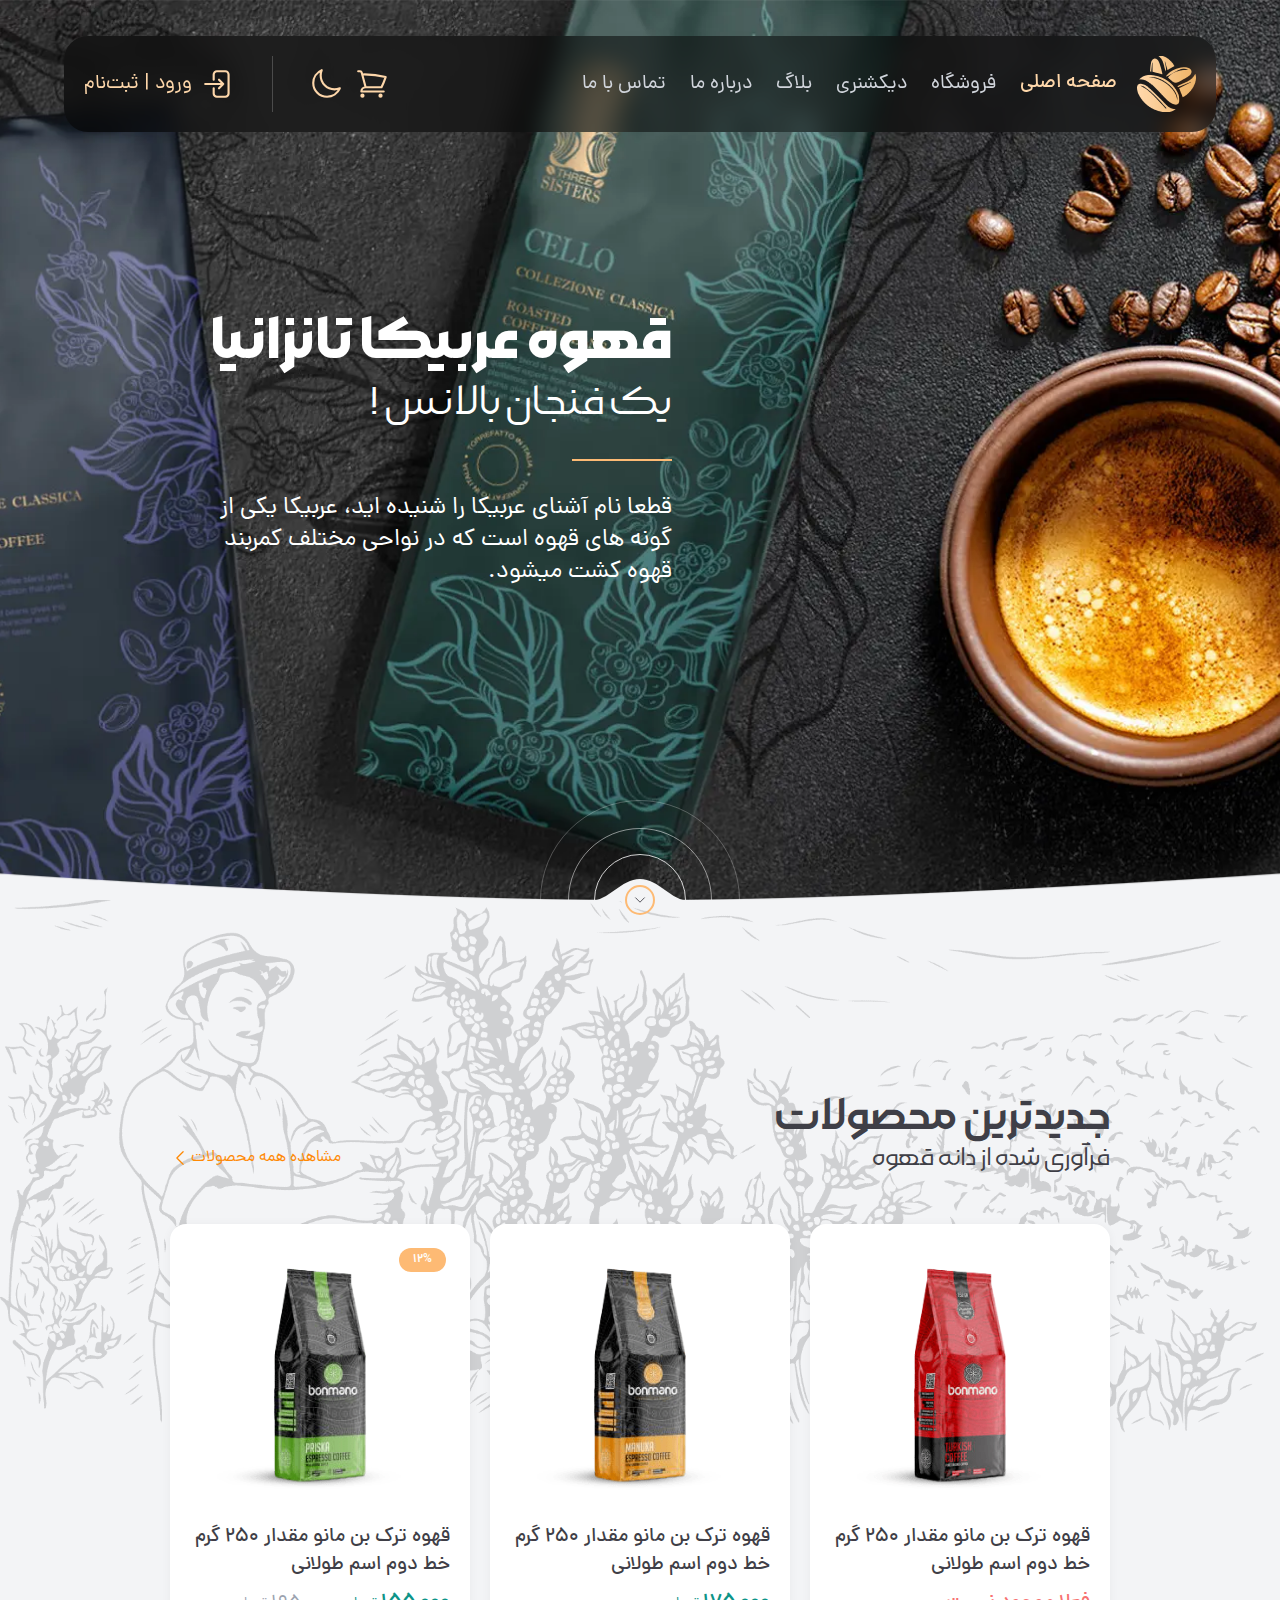
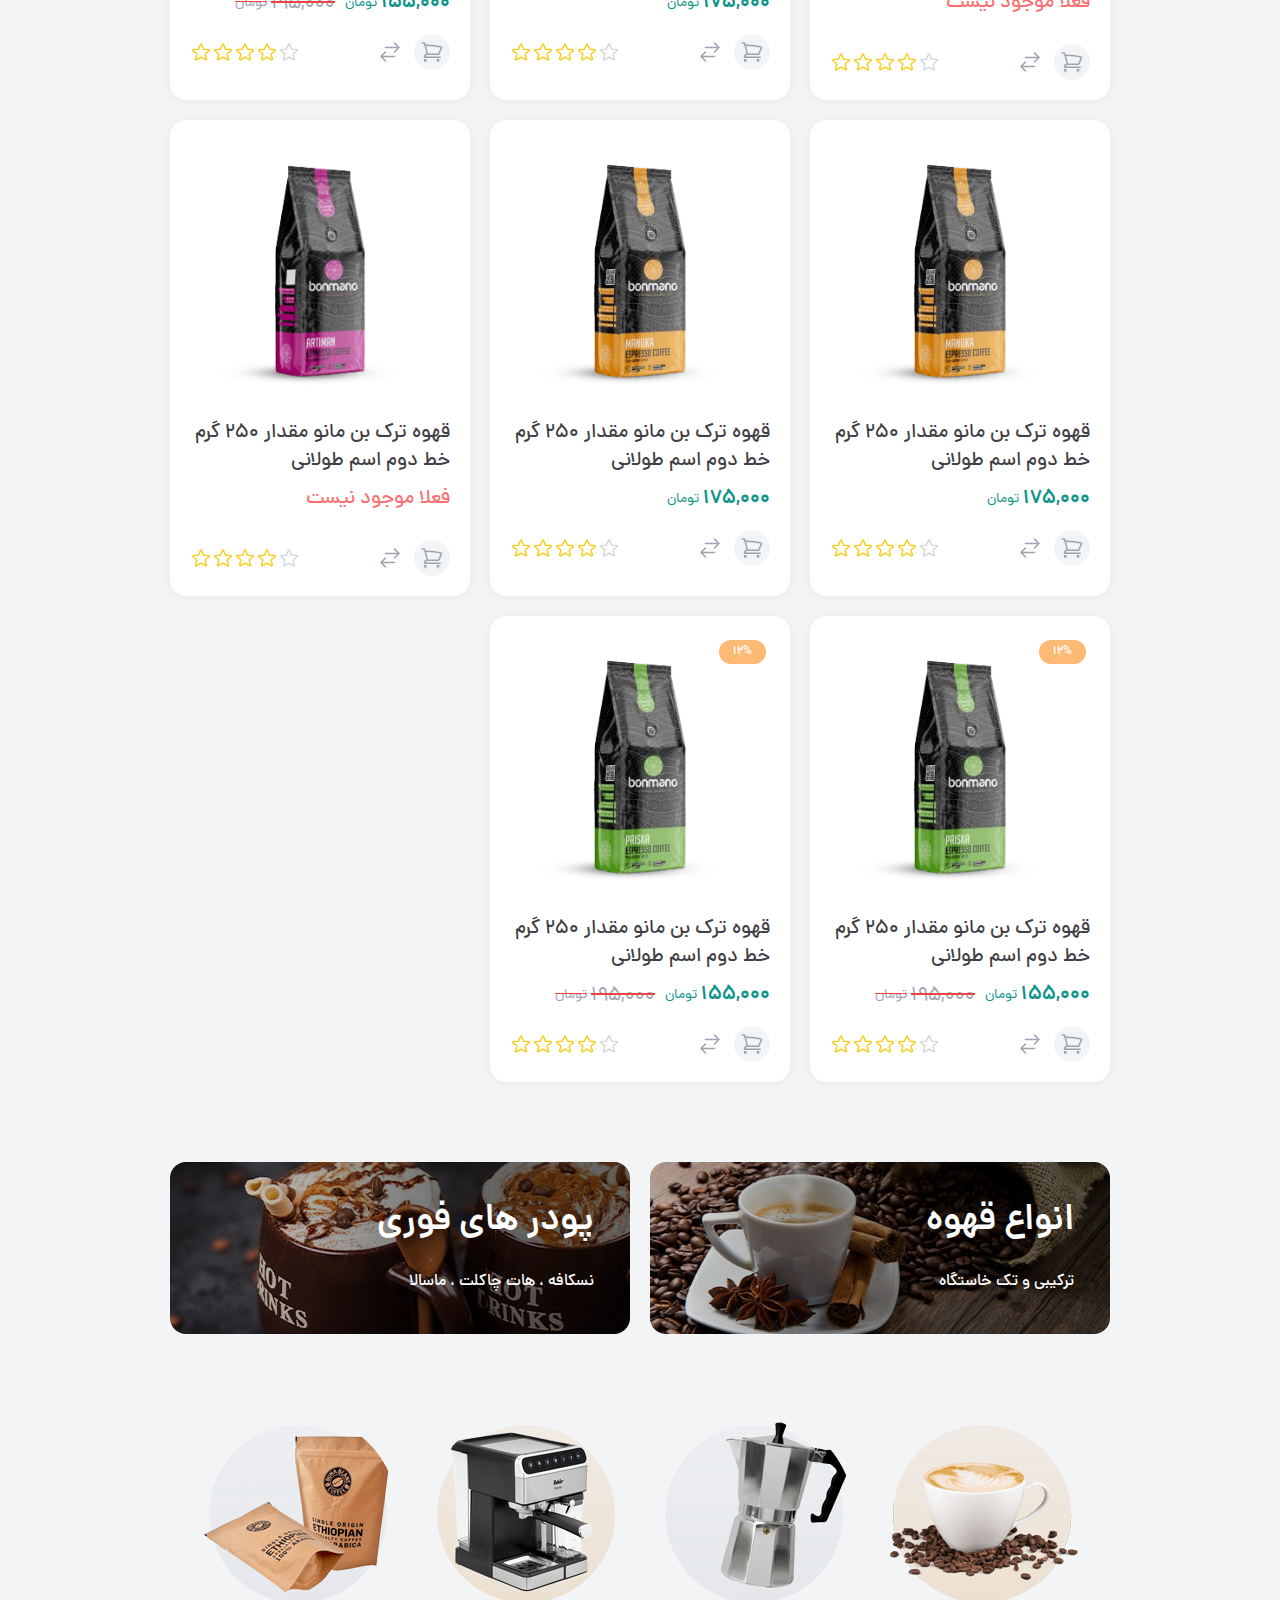
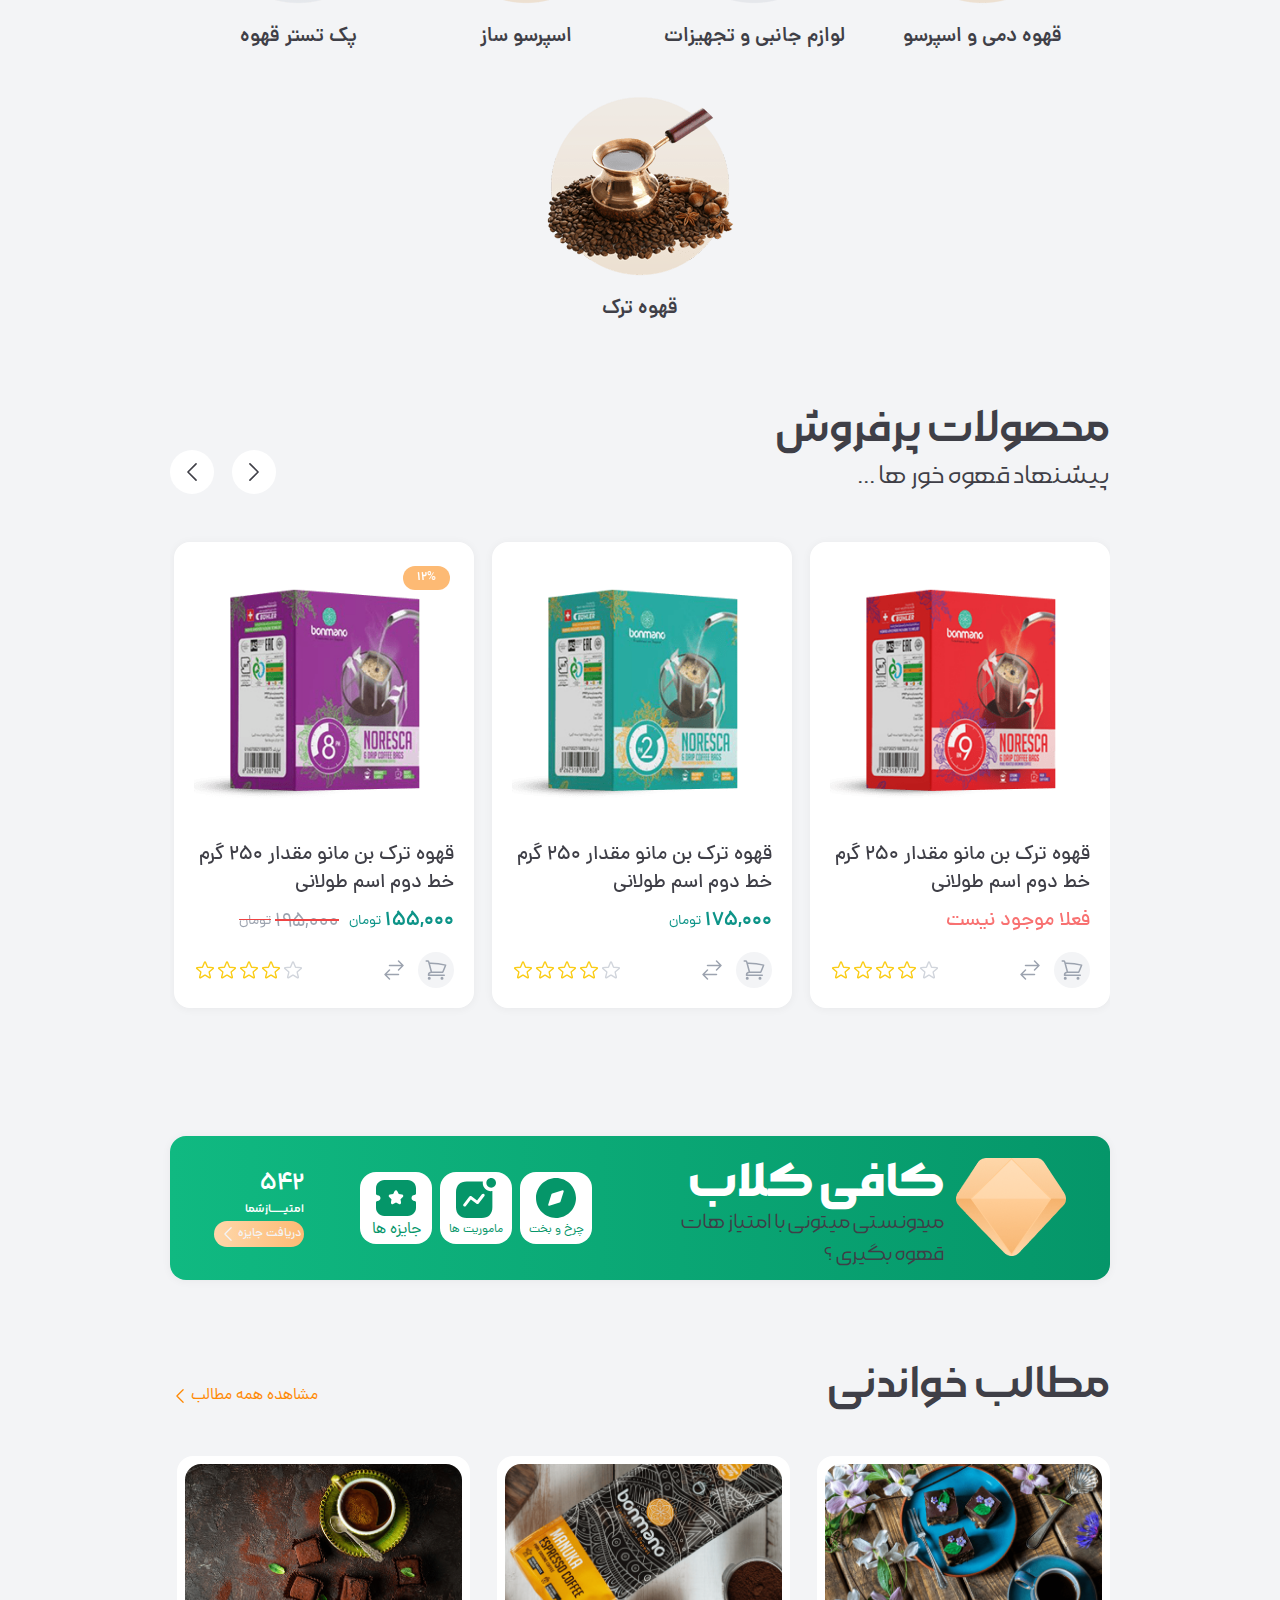
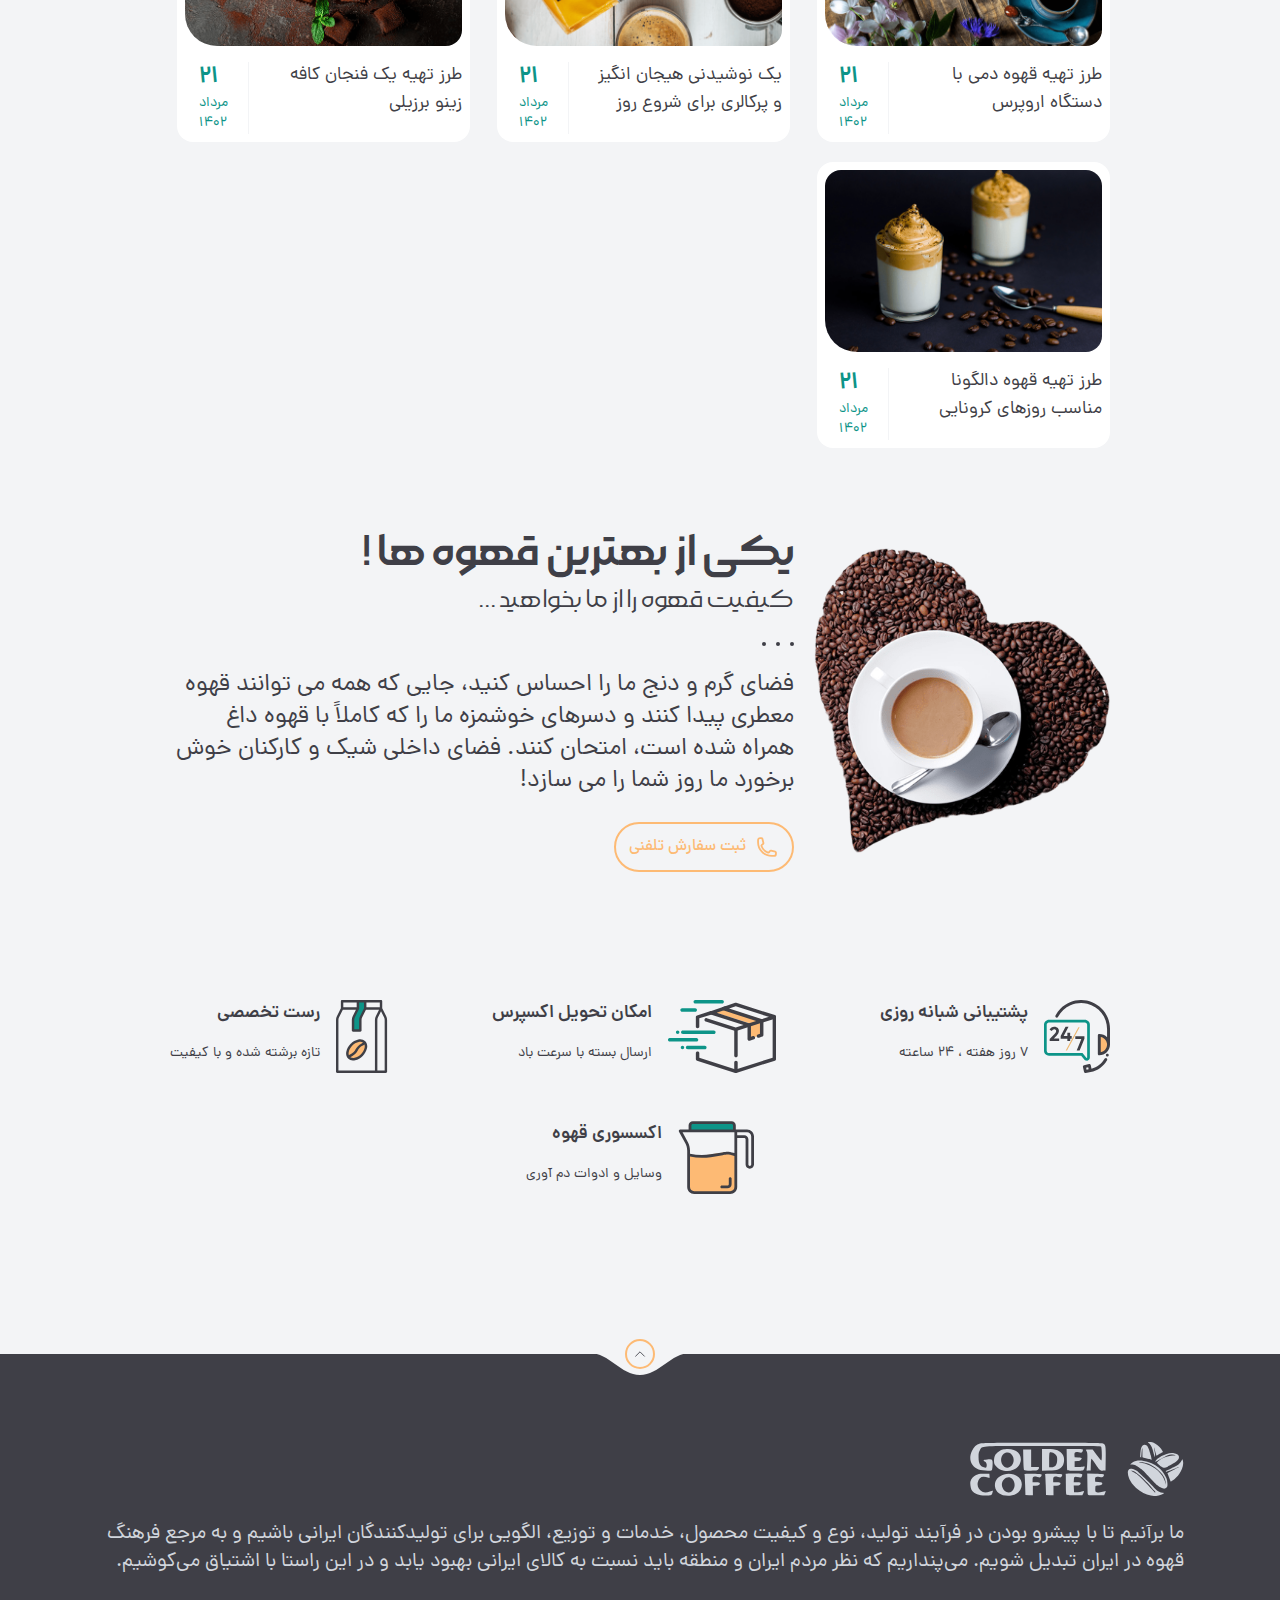
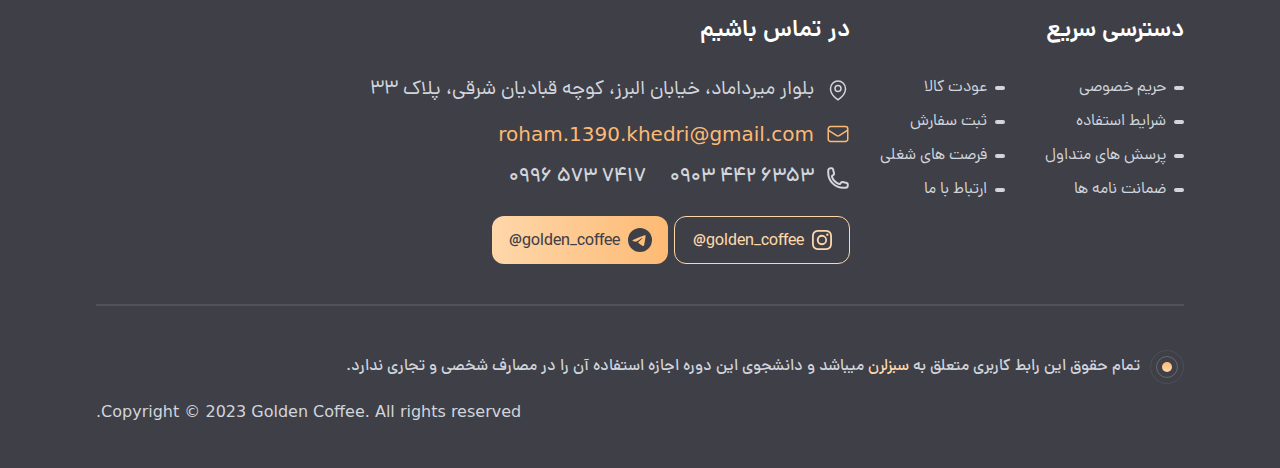
<file: index.html>
<!DOCTYPE html>
<html lang="fa" class="font-dana">
  <head>
    <meta charset="UTF-8" />
    <meta name="viewport" content="width=device-width, initial-scale=1.0" />
    <title>coffee shop</title>
    <link rel="stylesheet" href="./styles/swiper-bundle.min.css">
    <link rel="stylesheet" href="./styles/main.css" />
    <link rel="shortcut icon" href="./img/fav-icon.png" type="image/png" />
    <style>
      html{
        scroll-behavior: smooth;
      }
    </style>
  </head>

  <body
    dir="rtl"
    class="bg-gray-100 dark:bg-zinc-800 text-zinc-700 dark:text-white"
  >
    <!-- svg-sprite -->
    <svg class="hidden">
      <symbol
        id="shopping-cart"
        xmlns="http://www.w3.org/2000/svg"
        fill="none"
        viewBox="0 0 24 24"
        stroke-width="1.5"
        stroke="currentColor"
      >
        <path
          stroke-linecap="round"
          stroke-linejoin="round"
          d="M2.25 3h1.386c.51 0 .955.343 1.087.835l.383 1.437M7.5 14.25a3 3 0 0 0-3 3h15.75m-12.75-3h11.218c1.121-2.3 2.1-4.684 2.924-7.138a60.114 60.114 0 0 0-16.536-1.84M7.5 14.25 5.106 5.272M6 20.25a.75.75 0 1 1-1.5 0 .75.75 0 0 1 1.5 0Zm12.75 0a.75.75 0 1 1-1.5 0 .75.75 0 0 1 1.5 0Z"
        />
      </symbol>
      <symbol
        id="moon"
        xmlns="http://www.w3.org/2000/svg"
        fill="none"
        viewBox="0 0 24 24"
        stroke-width="1.5"
        stroke="currentColor"
      >
        <path
          stroke-linecap="round"
          stroke-linejoin="round"
          d="M21.752 15.002A9.72 9.72 0 0 1 18 15.75c-5.385 0-9.75-4.365-9.75-9.75 0-1.33.266-2.597.748-3.752A9.753 9.753 0 0 0 3 11.25C3 16.635 7.365 21 12.75 21a9.753 9.753 0 0 0 9.002-5.998Z"
        />
      </symbol>
      <symbol
        id="sun"
        xmlns="http://www.w3.org/2000/svg"
        fill="none"
        viewBox="0 0 24 24"
        stroke-width="1.5"
        stroke="currentColor"
      >
        <path
          stroke-linecap="round"
          stroke-linejoin="round"
          d="M12 3v2.25m6.364.386-1.591 1.591M21 12h-2.25m-.386 6.364-1.591-1.591M12 18.75V21m-4.773-4.227-1.591 1.591M5.25 12H3m4.227-4.773L5.636 5.636M15.75 12a3.75 3.75 0 1 1-7.5 0 3.75 3.75 0 0 1 7.5 0Z"
        />
      </symbol>
      <symbol
        id="arrow-right-end-on-rectangle"
        xmlns="http://www.w3.org/2000/svg"
        fill="none"
        viewBox="0 0 24 24"
        stroke-width="1.5"
        stroke="currentColor"
      >
        <path
          stroke-linecap="round"
          stroke-linejoin="round"
          d="M8.25 9V5.25A2.25 2.25 0 0 1 10.5 3h6a2.25 2.25 0 0 1 2.25 2.25v13.5A2.25 2.25 0 0 1 16.5 21h-6a2.25 2.25 0 0 1-2.25-2.25V15M12 9l3 3m0 0-3 3m3-3H2.25"
        />
      </symbol>
      <!-- logo type -->
      <symbol
        id="logo-type"
        viewBox="0 0 138 55"
        fill="none"
        xmlns="http://www.w3.org/2000/svg"
      >
        <path
          d="M9.97653 1.56084C6.13015 2.7264 3.68246 4.94098 1.70099 9.07875C-2.14539 17.1212 0.710258 25.1636 8.46129 28.0775C11.7249 29.2431 20.4084 29.7676 21.9236 28.7769C22.2733 28.5437 22.6229 26.3292 22.7395 23.5318C22.9726 17.704 22.7395 17.4708 17.3196 17.704C13.4732 17.8788 12.4242 18.753 14.7554 19.802C16.4454 20.5596 17.1448 22.6576 16.6203 24.9305C16.2706 26.2126 15.9792 26.3874 14.6388 26.0378C10.1514 24.9305 8.46129 22.0748 8.46129 15.5477C8.40301 11.7013 8.6944 10.4774 9.80169 8.49597C12.4242 3.83369 7.29571 4.18336 73.4417 4.18336C115.868 4.18336 132.653 4.3582 133.235 4.82443C134.11 5.58205 134.343 18.753 133.468 18.753C133.177 18.753 131.079 16.247 128.806 13.2165L124.668 7.68007H121.172C119.249 7.68007 117.675 7.79663 117.675 7.97146C117.675 8.1463 118.083 8.90392 118.607 9.66154C119.307 10.8271 119.423 12.5172 119.249 18.8695C119.132 23.1238 118.841 27.2033 118.607 27.961C118.141 29.2431 118.2 29.3014 120.356 29.1265L122.629 28.9517L122.804 22.949C122.862 19.6854 123.211 17.0046 123.503 17.0046C123.736 17.0046 125.717 19.6271 127.815 22.8325C131.72 28.8351 132.653 29.5345 136.091 29.1265L137.781 28.9517L137.956 16.7715C138.131 3.0178 137.956 2.37673 134.168 1.32772C132.711 0.919775 112.022 0.686661 72.2179 0.744938C24.0799 0.744938 12.0163 0.919775 9.97653 1.56084Z"
          fill="currentColor"
        />
        <path
          d="M33.2296 7.68023C30.5488 8.32129 26.7607 11.0604 25.362 13.4498C24.6627 14.7319 24.2548 16.5385 24.1965 18.7531C24.1382 21.5505 24.4296 22.4247 25.8283 24.2313C27.9846 27.0287 30.3157 28.4856 34.2786 29.3015C40.5144 30.5836 47.4496 28.0194 49.8973 23.532C54.6178 14.965 48.79 6.92261 38.0085 7.15572C36.4932 7.214 34.3369 7.44711 33.2296 7.68023ZM40.8058 11.3518C41.3303 11.7597 42.3211 12.9836 43.0204 14.0909C46.9833 20.618 40.2813 29.4764 34.6866 25.1055C30.5488 21.8419 30.2574 15.6061 34.1038 12.0511C35.8522 10.4193 39.174 10.1279 40.8058 11.3518Z"
          fill="currentColor"
        />
        <path
          d="M73.0918 18.2285V29.3597L80.3766 29.1266C88.7687 28.8352 91.5661 27.8444 94.072 24.1729C95.9369 21.3755 96.1118 15.9556 94.4217 13.1583C91.6826 8.67085 87.6031 7.15561 78.6282 7.09733H73.0918V18.2285ZM86.5541 12.5755C88.3607 14.3821 88.5356 14.9066 88.5356 17.8206C88.5356 23.2404 86.6124 25.7464 82.4746 25.7464H80.3766V18.5782C80.3766 14.6152 80.5514 11.1768 80.7845 11.002C81.8336 9.89469 84.6892 10.7106 86.5541 12.5755Z"
          fill="currentColor"
        />
        <path
          d="M98.3264 17.4126C98.443 23.1238 98.6178 28.1358 98.7344 28.4855C98.9092 29.0682 101.066 29.2431 106.835 29.2431C114.295 29.2431 114.761 29.1848 115.577 27.9609C116.859 26.096 116.801 24.2894 115.519 24.9305C114.936 25.2219 112.663 25.455 110.39 25.455H106.311V22.5411V19.6271L109.05 19.4523C111.089 19.3357 112.08 18.9278 112.721 17.9953C113.187 17.296 113.595 16.5384 113.595 16.3053C113.595 16.0722 111.964 15.839 109.982 15.7225L106.311 15.5476L106.136 13.4496C105.903 10.4774 106.952 9.7198 110.507 10.5357C112.896 11.0602 113.421 11.0019 114.062 10.186C114.411 9.66153 114.761 8.72907 114.761 8.14629C114.761 7.15555 114.062 7.09727 106.485 7.09727H98.1516L98.3264 17.4126Z"
          fill="currentColor"
        />
        <path
          d="M54.0349 17.7039C54.1515 23.4735 54.5012 28.0775 54.8508 28.4855C55.2588 29.01 57.4151 29.2431 61.6694 29.2431C68.2549 29.2431 69.4787 28.8351 70.0032 26.5623C70.2946 25.3384 70.1198 25.2801 66.1569 25.3967L62.0191 25.455V16.5384V7.68006H57.9396H53.8601L54.0349 17.7039Z"
          fill="currentColor"
        />
        <path
          d="M5.95519 33.5558C2.92471 35.0127 0.943242 37.2856 0.185623 40.1995C-0.397161 42.4141 0.535293 47.7174 1.8757 49.6989C4.32339 53.3122 10.5592 55.1188 18.0188 54.4777C21.399 54.1281 21.6321 54.0698 22.448 52.0883C22.9142 50.981 23.1473 49.932 23.0308 49.7572C22.8559 49.6406 21.5155 49.932 20.0003 50.4565C16.6201 51.6221 14.3473 51.6221 12.3075 50.5731C8.63599 48.6499 6.82936 45.0366 7.64526 41.3068C8.92738 35.4207 12.5406 33.9055 18.7764 36.528C19.7089 36.9359 19.8254 36.7028 19.6506 34.7213L19.4758 32.4485L14.2307 32.2737C9.685 32.1571 8.57771 32.3319 5.95519 33.5558Z"
          fill="currentColor"
        />
        <path
          d="M34.3953 33.0312C28.1012 34.7796 24.4879 39.5584 25.1873 45.328C25.8866 51.5638 31.8893 55.3519 40.3396 54.7108C49.3145 54.128 54.7927 46.4353 51.5874 38.9756C49.3728 33.7306 41.5635 31.0498 34.3953 33.0312ZM42.9039 37.6935C44.8854 39.9664 45.643 43.1134 44.8854 45.969C42.9039 53.3704 34.8032 53.1956 32.5303 45.6194C30.4906 38.8008 38.4747 32.6816 42.9039 37.6935Z"
          fill="currentColor"
        />
        <path
          d="M55.2592 32.5651C55.2009 32.8565 55.2592 33.2645 55.3757 33.6141C55.4923 33.9055 55.7254 38.6261 55.9003 44.1043L56.1916 54.0116L59.9797 54.1864L63.8261 54.3613L63.7678 49.5242V44.687L66.7983 44.5122C69.9454 44.3374 71.4606 43.2884 70.8195 41.7731C70.5864 41.1321 69.5957 40.899 66.9732 40.899H63.4764V38.3347C63.4764 35.1877 64.3506 34.7214 68.4884 35.6539C70.9944 36.2367 71.4023 36.1784 72.1017 35.2459C72.5096 34.6632 72.7427 33.8473 72.6844 33.3228C72.5096 32.6234 71.0526 32.4486 63.8844 32.2737C59.1638 32.2155 55.2592 32.332 55.2592 32.5651Z"
          fill="currentColor"
        />
        <path
          d="M76.2389 32.5651C76.1806 32.8565 76.2389 33.2645 76.3555 33.6141C76.472 33.9055 76.7052 38.6261 76.88 44.1043L77.1714 54.0116L80.9595 54.1864L84.8059 54.3613L84.7476 49.5242V44.687L87.7781 44.5122C90.9251 44.3374 92.4403 43.2884 91.7993 41.7731C91.5661 41.1321 90.5754 40.899 87.9529 40.899H84.4562V38.3347C84.4562 35.1877 85.3304 34.7214 89.4681 35.6539C91.9741 36.2367 92.382 36.1784 93.0814 35.2459C93.4893 34.6632 93.7225 33.8473 93.6642 33.3228C93.4893 32.6234 92.0324 32.4486 84.8641 32.2737C80.1436 32.2155 76.2389 32.332 76.2389 32.5651Z"
          fill="currentColor"
        />
        <path
          d="M97.2191 32.565C97.1608 32.8564 97.2191 33.2643 97.2774 33.614C97.3939 33.9054 97.3939 38.3928 97.3939 43.4631C97.3356 49.4075 97.5688 53.079 97.9767 53.5452C98.4429 54.128 100.658 54.3029 106.369 54.3029H114.178L115.169 52.2631C116.393 49.7571 115.985 49.2909 113.595 50.5148C112.43 51.0975 110.74 51.3889 108.758 51.2724L105.728 51.0975L105.553 47.7174L105.378 44.3955H108.234C111.206 44.3955 112.43 43.6962 112.43 41.9478C112.43 41.0737 111.905 40.8988 108.875 40.8988H105.378L105.553 38.1015C105.728 35.071 106.077 34.8961 110.798 35.8286C112.663 36.2365 113.071 36.12 113.595 35.071C114.994 32.4485 114.236 32.1571 105.436 32.1571C100.949 32.1571 97.2191 32.3319 97.2191 32.565Z"
          fill="currentColor"
        />
        <path
          d="M119.307 41.8896C119.365 47.3094 119.598 52.2631 119.715 52.9625C120.006 54.3029 120.181 54.3029 128.223 54.3029H136.382L137.256 52.2631C138.364 49.524 138.364 49.524 135.974 50.5148C133.41 51.5638 128.515 51.6803 127.757 50.6313C127.466 50.2816 127.291 48.9995 127.349 47.8922C127.407 46.7849 127.524 45.5028 127.524 45.0949C127.582 44.6286 128.573 44.3955 130.438 44.3955C133.41 44.3955 134.984 43.3465 134.401 41.8313C134.168 41.2485 133.002 40.8988 130.671 40.7823L127.291 40.6074L127.116 38.5094C126.883 35.4789 127.932 34.7796 131.72 35.5955C134.401 36.1783 134.809 36.12 135.508 35.2458C135.974 34.663 136.266 33.7889 136.149 33.3226C136.033 32.6233 134.517 32.4485 127.582 32.2736L119.132 32.0988L119.307 41.8896Z"
          fill="currentColor"
        />
      </symbol>
      <!-- app logo -->
      <symbol
        id="app-logo"
        viewBox="0 0 41 40"
        fill="none"
        xmlns="http://www.w3.org/2000/svg"
      >
        <path
          d="M16.0569 0.00102901C15.8613 0.0126934 15.8027 0.0176935 15.674 0.0343571C15.4845 0.0585203 15.2824 0.0993471 15.1012 0.150173C15.022 0.172669 14.8408 0.233077 14.842 0.236826C14.8429 0.238493 14.8867 0.269738 14.94 0.305983C15.7966 0.89131 16.5075 1.62953 17.0643 2.51065C17.5801 3.32635 17.984 4.26329 18.353 5.50019C18.5023 6.00053 18.6191 6.43713 18.8655 7.41823C19.1456 8.53264 19.2612 8.96383 19.4277 9.51374C19.4834 9.69663 19.6007 10.0578 19.6548 10.2116C19.7635 10.5215 19.9078 10.8923 20.0128 11.1302L20.023 11.1531L20.0275 11.1364C20.03 11.1272 20.0439 11.0718 20.0587 11.0131C20.2415 10.2732 20.2645 9.49458 20.13 8.56389C20.0693 8.14145 19.9984 7.78817 19.8004 6.91414C19.6778 6.37339 19.6511 6.25216 19.5991 5.99345C19.4437 5.22565 19.376 4.60574 19.3863 4.04999C19.3879 3.96042 19.3904 3.87252 19.3916 3.85461L19.3945 3.82128L20.2961 6.97288C20.7918 8.70595 21.1981 10.1249 21.1989 10.1257C21.2002 10.127 25.9764 7.36574 25.9826 7.36032C25.9863 7.35657 25.8243 7.02621 25.7558 6.89748C24.6566 4.83487 22.6098 2.71936 20.4207 1.38332C19.294 0.695506 18.1833 0.249741 17.1681 0.0781002C16.9676 0.0439386 16.7859 0.0226927 16.5633 0.00644493C16.503 0.00227833 16.109 -0.00188732 16.0569 0.00102901Z"
          fill="currentColor"
        />
        <path
          d="M12.3077 2.06948C11.9386 2.09322 11.5717 2.22154 11.2437 2.44192C10.7783 2.75479 10.3908 3.2593 10.1219 3.90336C10.0218 4.14291 9.89143 4.53618 9.80041 4.87488C9.59991 5.62018 9.46256 6.43839 9.35595 7.52448C9.31823 7.90692 9.29363 8.19979 9.23254 8.99509C9.17186 9.78621 9.13741 10.182 9.09682 10.5678C9.08575 10.6723 9.08124 10.7327 9.08247 10.7498C9.09108 10.839 9.15545 10.9469 9.2883 11.0948C9.3129 11.1223 9.40228 11.216 9.48675 11.3031C9.65198 11.473 9.72497 11.5522 9.79385 11.6338C9.81763 11.6626 9.84141 11.6905 9.84633 11.6963C9.85494 11.7063 9.85535 11.7068 9.85576 11.6988C9.85576 11.6938 9.97467 10.404 10.1202 8.83261C10.2658 7.26077 10.4081 5.72142 10.4368 5.4123C10.465 5.10276 10.4888 4.84947 10.4888 4.84947C10.4892 4.84905 10.5639 4.86072 10.6553 4.8753C10.7467 4.88988 10.8218 4.90196 10.8222 4.90196C10.823 4.90196 10.8238 6.35632 10.8242 8.13355L10.8254 11.3656L11.8136 11.6247C16.4259 12.8357 17.6592 13.1594 17.6604 13.1582C17.6608 13.1574 17.6403 13.052 17.6153 12.9237C17.5899 12.7953 17.5366 12.5133 17.4964 12.2967C17.334 11.4147 17.2844 11.161 17.2008 10.7931C17.1262 10.4649 17.0716 10.2557 16.9654 9.89495C16.8441 9.48168 16.7846 9.27129 16.5124 8.28478C16.1151 6.84541 15.8797 6.09178 15.5857 5.32065C15.343 4.68283 15.0347 4.01876 14.8055 3.63965C14.5714 3.25263 14.2848 2.9131 13.9797 2.66189C13.4664 2.23903 12.8845 2.03282 12.3077 2.06948Z"
          fill="currentColor"
        />
        <path
          d="M32.5251 8.19719C31.3365 8.23593 30.0941 8.43799 28.8083 8.80126C26.1625 9.54907 23.6544 10.8889 21.9081 12.4878C21.7072 12.6715 21.3747 13.0035 21.2156 13.1789C20.7806 13.6584 20.4489 14.1021 20.1619 14.5879C20.1447 14.6166 20.1315 14.6404 20.1324 14.6412C20.1328 14.642 20.1574 14.6404 20.1861 14.6379C20.6736 14.5954 21.1357 14.4437 21.6802 14.1471C22.1849 13.8726 22.8778 13.4789 24.007 12.8244C24.9312 12.2891 25.2276 12.1183 25.604 11.9041C27.2474 10.9693 28.468 10.3423 29.6283 9.83652C30.4352 9.48491 31.1897 9.30285 32.0556 9.25119C32.2619 9.2387 32.6329 9.24161 32.8675 9.25786C33.7814 9.31993 34.6846 9.56073 35.5777 9.98025C35.6273 10.0036 35.6691 10.024 35.6707 10.0252C35.6724 10.0269 35.51 10.0273 35.3099 10.0269C34.1139 10.0223 33.006 10.0886 31.8793 10.2327C28.32 10.6872 25.2699 11.8904 23.1562 13.673C22.8934 13.8947 22.7015 14.0717 22.46 14.315C22.23 14.5462 22.0627 14.7295 21.8667 14.9649C21.772 15.0786 21.5428 15.3728 21.5145 15.4173L21.508 15.4282L21.5559 15.4652C21.6322 15.5236 21.804 15.6644 21.9139 15.7581C22.2079 16.0081 22.4506 16.2301 23.0312 16.7792C23.7553 17.4641 24.0595 17.7366 24.4314 18.0336C25.2166 18.6606 25.8808 18.9864 26.5163 19.0555C26.6738 19.0726 26.9517 19.0751 27.1149 19.0605C27.807 18.9985 28.5561 18.7468 29.493 18.2627C29.8784 18.0636 30.2462 17.8557 30.8666 17.4874C31.0043 17.4058 31.2208 17.2771 31.3483 17.2012C31.915 16.8646 32.1491 16.7317 32.6173 16.4813C33.9782 15.7531 34.7117 15.3165 35.4046 14.822C35.8897 14.4754 36.2673 14.1638 36.6535 13.7905C37.1952 13.2668 37.5498 12.7352 37.7364 12.1674C37.8073 11.952 37.845 11.775 37.8676 11.5467C37.875 11.4759 37.8774 11.2576 37.8721 11.178C37.85 10.851 37.7725 10.5589 37.6298 10.2656C37.4527 9.9011 37.1915 9.57906 36.8426 9.29494C36.1808 8.75585 35.2689 8.41424 34.0967 8.26635C33.856 8.23593 33.6215 8.21635 33.3062 8.20094C33.1926 8.19552 32.6579 8.19302 32.5251 8.19719Z"
          fill="currentColor"
        />
        <path
          d="M40.4392 12.7135C40.3539 12.9144 40.285 13.0668 40.203 13.2368C39.5638 14.5612 38.6827 15.6723 37.5252 16.6134C36.6568 17.3195 35.6469 17.9344 34.2783 18.5902C33.7473 18.8447 33.3295 19.0326 32.1483 19.5475C30.8297 20.1224 30.3155 20.359 29.6513 20.6961C29.0912 20.9802 28.641 21.2331 28.1937 21.5139C28.1395 21.5476 28.0944 21.5759 28.094 21.5768C28.0932 21.5772 28.1059 21.5943 28.1227 21.6147C28.1621 21.6626 28.2318 21.7543 28.3355 21.893C28.4905 22.1013 28.5516 22.1671 28.5828 22.1604C28.5951 22.1579 29.0994 21.9542 30.1474 21.528C31.8715 20.8273 33.1253 20.312 36.2751 19.0093C36.9541 18.7285 37.5113 18.4981 37.5133 18.4972C37.517 18.4956 37.6298 18.6922 37.6335 18.706C37.6343 18.7101 36.7433 19.1671 31.1712 22.0205C30.1568 22.54 29.3261 22.9657 29.3249 22.9666C29.3241 22.9678 29.6628 23.8552 30.0773 24.9388C30.4918 26.0223 31.0384 27.4505 31.2913 28.1129C31.5447 28.7748 31.7534 29.3185 31.7551 29.3206C31.7596 29.326 31.8116 29.3014 32.0335 29.1894C32.5345 28.9365 32.974 28.6782 33.4624 28.3503C35.2135 27.1751 36.8577 25.5112 38.1734 23.5823C39.8275 21.1573 40.8353 18.496 40.9821 16.1668C40.9948 15.9656 40.9968 15.8989 40.9993 15.6564C41.0026 15.3077 40.9927 15.0624 40.9632 14.7545C40.8992 14.0896 40.7533 13.4626 40.5298 12.8923C40.4933 12.7998 40.4523 12.7006 40.449 12.6969C40.4478 12.6961 40.4437 12.7036 40.4392 12.7135Z"
          fill="currentColor"
        />
        <path
          d="M8.4373 13.6302C8.0855 13.641 7.72961 13.6685 7.39135 13.711C5.44582 13.9568 3.7463 14.738 2.2682 16.0653C2.07713 16.2369 1.83891 16.4669 1.68762 16.626L1.59741 16.721H1.63554C1.73149 16.721 2.14724 16.7335 2.39366 16.7439C3.99436 16.8118 4.97635 17.0147 5.9936 17.488C6.11743 17.5455 6.39378 17.6863 6.52047 17.7567C6.97682 18.0095 7.44998 18.3124 8.05188 18.7369C9.83586 19.9955 10.7457 20.7141 11.6293 21.5636C11.783 21.7115 12.455 22.3985 12.9905 22.9555C13.5592 23.547 14.0152 24.0278 14.9996 25.0739C15.0697 25.1485 15.4248 25.5271 15.7889 25.9154C17.6356 27.8855 18.3314 28.6192 19.2765 29.5919C20.1006 30.4397 21.2392 31.5758 21.632 31.942C22.6255 32.8677 23.9023 33.6563 25.2254 34.1612C25.6227 34.3129 26.0536 34.4475 26.307 34.4995C26.7092 34.5816 27.0885 34.5874 27.4415 34.5179C28.0996 34.3875 28.6334 33.9967 28.9709 33.3972C29.1652 33.0518 29.2927 32.6269 29.3374 32.1749C29.3534 32.0132 29.3543 31.992 29.3538 31.6333C29.3538 31.2171 29.3456 30.9263 29.3235 30.5147C29.2382 28.9512 28.9807 27.7001 28.5383 26.6966C28.4141 26.4149 28.0943 25.7842 27.8339 25.3072C26.5087 22.8801 24.8884 20.8129 22.9867 19.1248C21.3815 17.6996 19.5795 16.5431 17.5806 15.6557C15.574 14.7646 13.3714 14.1464 10.9814 13.8031C10.2291 13.6948 9.71901 13.6477 9.11587 13.6298C8.9572 13.6252 8.59843 13.6252 8.4373 13.6302ZM10.4382 15.0921C10.9101 15.1083 11.3611 15.1496 11.8343 15.2196C13.8466 15.5174 16.0123 16.3106 18.1608 17.5367C21.0318 19.1752 23.6784 21.4915 25.5046 23.9636C26.7236 25.6138 27.5297 27.2656 27.8634 28.7983C28.0643 29.7207 28.0926 30.5972 27.9479 31.4004C27.929 31.5041 27.902 31.6354 27.8987 31.6391C27.8975 31.64 27.8966 31.6337 27.8966 31.6245C27.8966 31.5737 27.8798 31.3108 27.8675 31.175C27.7589 29.9465 27.4091 28.675 26.8265 27.3902C25.553 24.5815 23.2262 21.844 20.2663 19.6722C19.0588 18.7861 17.7492 18.0012 16.4154 17.3642C13.9245 16.1748 11.3488 15.4799 8.82886 15.317C8.60499 15.3029 8.27575 15.2879 8.17899 15.2879C8.14905 15.2879 8.12978 15.2862 8.13183 15.2841C8.13675 15.2795 8.3188 15.2446 8.46641 15.2191C8.86658 15.1512 9.30448 15.1075 9.7309 15.0925C9.86907 15.0875 10.3029 15.0875 10.4382 15.0921Z"
          fill="currentColor"
        />
        <path
          d="M2.23171 19.8562C1.47605 19.8971 0.892187 20.187 0.504722 20.7149C0.421079 20.829 0.356296 20.9382 0.289874 21.0765C0.131608 21.4085 0.0418141 21.7772 0.0073728 22.2388C-7.48572e-06 22.3334 -0.00246758 22.6391 0.00286262 22.7512C0.0717453 24.2039 0.370647 25.6129 0.851595 26.7493C0.962299 27.0114 1.16854 27.4351 1.39856 27.8733C2.33708 29.6622 3.44699 31.267 4.72624 32.6851C5.0805 33.078 5.54136 33.5491 5.9239 33.9103C7.55043 35.4447 9.40944 36.7128 11.4899 37.7081C13.2004 38.5263 15.055 39.16 17.0677 39.6136C17.8504 39.7899 18.5942 39.9053 19.3109 39.9611C19.7131 39.9923 20.0231 40.0027 20.4303 39.9994C20.7029 39.9969 20.7878 39.9944 21.0063 39.9819C22.2925 39.9082 23.4968 39.6207 24.6247 39.1187C24.9158 38.9891 25.2586 38.8146 25.5411 38.6517C25.9884 38.3947 26.4718 38.0668 26.8581 37.7585L26.8917 37.7314L26.69 37.7289C26.3037 37.7239 25.9868 37.6998 25.6334 37.6485C23.9982 37.4123 22.484 36.6632 20.9694 35.3414C20.6045 35.0227 20.2724 34.7031 19.8202 34.2349C19.3548 33.7533 19.0137 33.3842 18.1608 32.4393C16.9874 31.1395 16.6343 30.7646 15.8524 29.988C13.9676 28.1162 13.5096 27.6625 12.8532 27.0172C10.8014 24.9992 9.19747 23.4865 7.67877 22.1384C7.38848 21.8805 7.25727 21.7655 7.18265 21.7035C6.61683 21.2319 5.90914 20.8278 5.06697 20.4945C4.61349 20.3149 4.07719 20.1458 3.58066 20.025C3.17515 19.9266 2.95785 19.8879 2.67043 19.8641C2.59662 19.8579 2.30059 19.8525 2.23171 19.8562ZM2.25631 21.0431C2.47649 21.1127 2.71676 21.1769 3.17269 21.2889C3.80043 21.4427 4.10507 21.5306 4.39864 21.6418C4.75167 21.7759 4.99808 21.9093 5.26582 22.1109C8.03015 24.1939 9.97527 25.8187 11.6067 27.4084C12.2152 28.0017 13.1799 28.9907 14.0303 29.8939C15.0894 31.0187 15.9394 31.9502 17.9927 34.2349C19.1928 35.5701 19.7779 36.2175 20.336 36.8274C20.4339 36.9349 20.5147 37.024 20.5155 37.0257C20.5164 37.0282 20.3458 37.1998 20.1264 37.4169L20.083 37.4598L19.8005 37.1523C19.2572 36.5616 18.8685 36.1358 17.8246 34.991C15.866 32.843 15.0062 31.9086 14.0156 30.8521C12.7867 29.5414 11.5485 28.2616 10.6145 27.3355C9.27332 26.0061 8.106 24.9521 6.96739 24.0427C6.73286 23.8552 6.51432 23.6952 6.23141 23.5036C5.76686 23.1891 5.37735 22.9528 4.38429 22.3846C3.53351 21.8976 3.14809 21.6676 2.71963 21.391C2.55111 21.2819 2.18579 21.0348 2.17021 21.0194C2.16529 21.0144 2.15955 21.0127 2.25631 21.0431Z"
          fill="currentColor"
        />
      </symbol>

      <symbol
        id="bars-3"
        xmlns="http://www.w3.org/2000/svg"
        fill="none"
        viewBox="0 0 24 24"
        stroke-width="1.5"
        stroke="currentColor"
      >
        <path
          stroke-linecap="round"
          stroke-linejoin="round"
          d="M3.75 6.75h16.5M3.75 12h16.5m-16.5 5.25h16.5"
        />
      </symbol>
      <symbol
        id="chevron-up"
        xmlns="http://www.w3.org/2000/svg"
        fill="none"
        viewBox="0 0 24 24"
        stroke-width="1.5"
        stroke="currentColor"
      >
        <path
          stroke-linecap="round"
          stroke-linejoin="round"
          d="m4.5 15.75 7.5-7.5 7.5 7.5"
        />
      </symbol>
      <symbol
        id="arrows-right-left"
        xmlns="http://www.w3.org/2000/svg"
        fill="none"
        viewBox="0 0 24 24"
        stroke-width="1.5"
        stroke="currentColor"
      >
        <path
          stroke-linecap="round"
          stroke-linejoin="round"
          d="M7.5 21 3 16.5m0 0L7.5 12M3 16.5h13.5m0-13.5L21 7.5m0 0L16.5 12M21 7.5H7.5"
        />
      </symbol>
      <symbol
        id="star"
        xmlns="http://www.w3.org/2000/svg"
        fill="none"
        viewBox="0 0 24 24"
        stroke-width="1.5"
        stroke="currentColor"
      >
        <path
          stroke-linecap="round"
          stroke-linejoin="round"
          d="M11.48 3.499a.562.562 0 0 1 1.04 0l2.125 5.111a.563.563 0 0 0 .475.345l5.518.442c.499.04.701.663.321.988l-4.204 3.602a.563.563 0 0 0-.182.557l1.285 5.385a.562.562 0 0 1-.84.61l-4.725-2.885a.562.562 0 0 0-.586 0L6.982 20.54a.562.562 0 0 1-.84-.61l1.285-5.386a.562.562 0 0 0-.182-.557l-4.204-3.602a.562.562 0 0 1 .321-.988l5.518-.442a.563.563 0 0 0 .475-.345L11.48 3.5Z"
        />
      </symbol>
      <symbol
        xmlns="http://www.w3.org/2000/svg"
        id="x-mark"
        fill="none"
        viewBox="0 0 24 24"
        stroke-width="1.5"
        stroke="currentColor"
      >
        <path
          stroke-linecap="round"
          stroke-linejoin="round"
          d="M6 18 18 6M6 6l12 12"
        />
      </symbol>
      <symbol
        id="home"
        xmlns="http://www.w3.org/2000/svg"
        fill="none"
        viewBox="0 0 24 24"
        stroke-width="1.5"
        stroke="currentColor"
      >
        <path
          stroke-linecap="round"
          stroke-linejoin="round"
          d="m2.25 12 8.954-8.955c.44-.439 1.152-.439 1.591 0L21.75 12M4.5 9.75v10.125c0 .621.504 1.125 1.125 1.125H9.75v-4.875c0-.621.504-1.125 1.125-1.125h2.25c.621 0 1.125.504 1.125 1.125V21h4.125c.621 0 1.125-.504 1.125-1.125V9.75M8.25 21h8.25"
        />
      </symbol>
      <symbol
        id="shopping-bag"
        xmlns="http://www.w3.org/2000/svg"
        fill="none"
        viewBox="0 0 24 24"
        stroke-width="1.5"
        stroke="currentColor"
      >
        <path
          stroke-linecap="round"
          stroke-linejoin="round"
          d="M15.75 10.5V6a3.75 3.75 0 1 0-7.5 0v4.5m11.356-1.993 1.263 12c.07.665-.45 1.243-1.119 1.243H4.25a1.125 1.125 0 0 1-1.12-1.243l1.264-12A1.125 1.125 0 0 1 5.513 7.5h12.974c.576 0 1.059.435 1.119 1.007ZM8.625 10.5a.375.375 0 1 1-.75 0 .375.375 0 0 1 .75 0Zm7.5 0a.375.375 0 1 1-.75 0 .375.375 0 0 1 .75 0Z"
        />
      </symbol>
      <symbol
        id="circle-fill"
        xmlns="http://www.w3.org/2000/svg"
        fill="currentColor"
        viewBox="0 0 24 24"
        stroke-width="1.5"
        stroke="currentColor"
      >
        <path
          stroke-linecap="round"
          stroke-linejoin="round"
          d="M9 12.75 11.25 15 15 9.75M21 12a9 9 0 1 1-18 0 9 9 0 0 1 18 0Z"
        />
      </symbol>
      <symbol
        id="chat-bubble-left-ellipsis"
        xmlns="http://www.w3.org/2000/svg"
        fill="none"
        viewBox="0 0 24 24"
        stroke-width="1.5"
        stroke="currentColor"
      >
        <path
          stroke-linecap="round"
          stroke-linejoin="round"
          d="M8.625 9.75a.375.375 0 1 1-.75 0 .375.375 0 0 1 .75 0Zm0 0H8.25m4.125 0a.375.375 0 1 1-.75 0 .375.375 0 0 1 .75 0Zm0 0H12m4.125 0a.375.375 0 1 1-.75 0 .375.375 0 0 1 .75 0Zm0 0h-.375m-13.5 3.01c0 1.6 1.123 2.994 2.707 3.227 1.087.16 2.185.283 3.293.369V21l4.184-4.183a1.14 1.14 0 0 1 .778-.332 48.294 48.294 0 0 0 5.83-.498c1.585-.233 2.708-1.626 2.708-3.228V6.741c0-1.602-1.123-2.995-2.707-3.228A48.394 48.394 0 0 0 12 3c-2.392 0-4.744.175-7.043.513C3.373 3.746 2.25 5.14 2.25 6.741v6.018Z"
        />
      </symbol>
      <symbol
        id="briefcase"
        xmlns="http://www.w3.org/2000/svg"
        fill="none"
        viewBox="0 0 24 24"
        stroke-width="1.5"
        stroke="currentColor"
      >
        <path
          stroke-linecap="round"
          stroke-linejoin="round"
          d="M20.25 14.15v4.25c0 1.094-.787 2.036-1.872 2.18-2.087.277-4.216.42-6.378.42s-4.291-.143-6.378-.42c-1.085-.144-1.872-1.086-1.872-2.18v-4.25m16.5 0a2.18 2.18 0 0 0 .75-1.661V8.706c0-1.081-.768-2.015-1.837-2.175a48.114 48.114 0 0 0-3.413-.387m4.5 8.006c-.194.165-.42.295-.673.38A23.978 23.978 0 0 1 12 15.75c-2.648 0-5.195-.429-7.577-1.22a2.016 2.016 0 0 1-.673-.38m0 0A2.18 2.18 0 0 1 3 12.489V8.706c0-1.081.768-2.015 1.837-2.175a48.111 48.111 0 0 1 3.413-.387m7.5 0V5.25A2.25 2.25 0 0 0 13.5 3h-3a2.25 2.25 0 0 0-2.25 2.25v.894m7.5 0a48.667 48.667 0 0 0-7.5 0M12 12.75h.008v.008H12v-.008Z"
        />
      </symbol>
      <symbol
        id="document-text"
        xmlns="http://www.w3.org/2000/svg"
        fill="none"
        viewBox="0 0 24 24"
        stroke-width="1.5"
        stroke="currentColor"
      >
        <path
          stroke-linecap="round"
          stroke-linejoin="round"
          d="M19.5 14.25v-2.625a3.375 3.375 0 0 0-3.375-3.375h-1.5A1.125 1.125 0 0 1 13.5 7.125v-1.5a3.375 3.375 0 0 0-3.375-3.375H8.25m0 12.75h7.5m-7.5 3H12M10.5 2.25H5.625c-.621 0-1.125.504-1.125 1.125v17.25c0 .621.504 1.125 1.125 1.125h12.75c.621 0 1.125-.504 1.125-1.125V11.25a9 9 0 0 0-9-9Z"
        />
      </symbol>
      <symbol
        id="phone-arrow-up-right"
        xmlns="http://www.w3.org/2000/svg"
        fill="none"
        viewBox="0 0 24 24"
        stroke-width="1.5"
        stroke="currentColor"
      >
        <path
          stroke-linecap="round"
          stroke-linejoin="round"
          d="M20.25 3.75v4.5m0-4.5h-4.5m4.5 0-6 6m3 12c-8.284 0-15-6.716-15-15V4.5A2.25 2.25 0 0 1 4.5 2.25h1.372c.516 0 .966.351 1.091.852l1.106 4.423c.11.44-.054.902-.417 1.173l-1.293.97a1.062 1.062 0 0 0-.38 1.21 12.035 12.035 0 0 0 7.143 7.143c.441.162.928-.004 1.21-.38l.97-1.293a1.125 1.125 0 0 1 1.173-.417l4.423 1.106c.5.125.852.575.852 1.091V19.5a2.25 2.25 0 0 1-2.25 2.25h-2.25Z"
        />
      </symbol>

      <symbol
        viewBox="0 0 40 40"
        fill="none"
        id="discovery"
        xmlns="http://www.w3.org/2000/svg"
      >
        <path
          d="M19.9998 0.000183105C31.0398 0.000183105 39.9998 8.96018 39.9998 20.0002C39.9998 31.0602 31.0398 40.0002 19.9998 40.0002C8.93976 40.0002 -0.000244141 31.0602 -0.000244141 20.0002C-0.000244141 8.96018 8.93976 0.000183105 19.9998 0.000183105ZM27.6998 13.4202C27.9198 12.7202 27.2798 12.0602 26.5798 12.2802L16.3398 15.4802C15.9198 15.6202 15.5798 15.9402 15.4598 16.3602L12.2598 26.6202C12.0398 27.3002 12.6998 27.9602 13.3798 27.7402L23.5798 24.5402C23.9998 24.4202 24.3398 24.0802 24.4598 23.6602L27.6998 13.4202Z"
          fill="currentColor"
        />
      </symbol>
      <symbol
        viewBox="0 0 40 36"
        fill="none"
        id="ticket-star"
        xmlns="http://www.w3.org/2000/svg"
      >
        <path
          d="M31.712 0C36.28 0 39.998 3.68403 39.998 8.21028L40 13.5649C40 13.9573 39.842 14.3378 39.562 14.6152C39.28 14.8946 38.9 15.0512 38.5 15.0512C36.858 15.0512 35.522 16.375 35.522 18.002C35.522 19.629 36.858 20.9528 38.5 20.9528C39.328 20.9528 40 21.6186 40 22.4391V27.7917C40 32.318 36.284 36 31.716 36H8.286C3.718 36 0 32.318 0 27.7917V22.4391C0 21.6186 0.672 20.9528 1.5 20.9528C3.144 20.9528 4.48 19.629 4.48 18.002C4.48 16.4166 3.198 15.2236 1.5 15.2236C1.102 15.2236 0.722 15.067 0.44 14.7876C0.158 14.5082 0 14.1297 0 13.7373L0.004 8.21028C0.004 3.68403 3.72 0 8.288 0H31.712ZM20.004 10.3069C19.436 10.3069 18.928 10.6201 18.674 11.1234L17.216 14.0504L13.964 14.5201C13.402 14.5994 12.942 14.9799 12.764 15.5149C12.588 16.05 12.73 16.6286 13.138 17.021L15.496 19.296L14.94 22.5124C14.844 23.0673 15.07 23.6182 15.53 23.9491C15.79 24.1334 16.092 24.2286 16.398 24.2286C16.632 24.2286 16.868 24.1711 17.084 24.0581L20 22.5401L22.91 24.0542C23.414 24.3217 24.012 24.2801 24.47 23.9472C24.932 23.6182 25.158 23.0673 25.062 22.5124L24.504 19.296L26.862 17.021C27.272 16.6286 27.414 16.05 27.236 15.5149C27.06 14.9799 26.6 14.5994 26.044 14.5221L22.786 14.0504L21.328 11.1254C21.078 10.622 20.57 10.3089 20.004 10.3069Z"
          fill="currentColor"
        />
      </symbol>
      <symbol
        viewBox="0 0 40 40"
        fill="none"
        id="activity"
        xmlns="http://www.w3.org/2000/svg"
      >
        <path
          d="M26.8995 3.5606C26.8195 4.0606 26.7795 4.5606 26.7795 5.0606C26.7795 9.5606 30.4195 13.1986 34.8995 13.1986C35.3995 13.1986 35.8795 13.1406 36.3795 13.0606V29.1986C36.3795 35.9806 32.3795 40.0006 25.5795 40.0006H10.8015C3.99951 40.0006 -0.000488281 35.9806 -0.000488281 29.1986V14.4006C-0.000488281 7.6006 3.99951 3.5606 10.8015 3.5606H26.8995ZM27.3015 15.7206C26.7595 15.6606 26.2215 15.9006 25.8995 16.3406L21.0615 22.6006L15.5195 18.2406C15.1795 17.9806 14.7795 17.8786 14.3795 17.9206C13.9815 17.9806 13.6215 18.1986 13.3795 18.5186L7.46151 26.2206L7.33951 26.4006C6.99951 27.0386 7.15951 27.8586 7.75951 28.3006C8.03951 28.4806 8.33951 28.6006 8.67951 28.6006C9.14151 28.6206 9.57951 28.3786 9.85951 28.0006L14.8795 21.5386L20.5795 25.8206L20.7595 25.9386C21.3995 26.2786 22.1995 26.1206 22.6595 25.5186L28.4395 18.0606L28.3595 18.1006C28.6795 17.6606 28.7395 17.1006 28.5195 16.6006C28.3015 16.1006 27.8195 15.7606 27.3015 15.7206ZM35.1797 0C37.8397 0 39.9997 2.16 39.9997 4.82C39.9997 7.48 37.8397 9.64 35.1797 9.64C32.5197 9.64 30.3597 7.48 30.3597 4.82C30.3597 2.16 32.5197 0 35.1797 0Z"
          fill="currentColor"
        />
      </symbol>
      <symbol
        id="arrow-left"
        xmlns="http://www.w3.org/2000/svg"
        fill="none"
        viewBox="0 0 24 24"
        stroke-width="2"
        stroke="currentColor"
      >
        <path
          stroke-linecap="round"
          stroke-linejoin="round"
          d="M10.5 19.5 3 12m0 0 7.5-7.5M3 12h18"
        />
      </symbol>
      <symbol
        id="phone"
        xmlns="http://www.w3.org/2000/svg"
        fill="none"
        viewBox="0 0 24 24"
        stroke-width="2"
        stroke="currentColor"
      >
        <path
          stroke-linecap="round"
          stroke-linejoin="round"
          d="M2.25 6.75c0 8.284 6.716 15 15 15h2.25a2.25 2.25 0 0 0 2.25-2.25v-1.372c0-.516-.351-.966-.852-1.091l-4.423-1.106c-.44-.11-.902.055-1.173.417l-.97 1.293c-.282.376-.769.542-1.21.38a12.035 12.035 0 0 1-7.143-7.143c-.162-.441.004-.928.38-1.21l1.293-.97c.363-.271.527-.734.417-1.173L6.963 3.102a1.125 1.125 0 0 0-1.091-.852H4.5A2.25 2.25 0 0 0 2.25 4.5v2.25Z"
        />
      </symbol>
      <symbol
        id="support"
        width="66"
        height="73"
        viewBox="0 0 66 73"
        fill="none"
        xmlns="http://www.w3.org/2000/svg"
      >
        <g clip-path="url(#clip0_862_573)">
          <path
            fill-rule="evenodd"
            clip-rule="evenodd"
            d="M55.2975 53.8429C57.7465 53.8429 60.0952 52.8716 61.8269 51.1427C63.5585 49.4139 64.5314 47.069 64.5314 44.6241C64.5314 42.1791 63.5585 39.8343 61.8269 38.1054C60.0952 36.3765 57.7465 35.4053 55.2975 35.4053V53.8429Z"
            fill="#FDBA74"
          />
          <path
            fill-rule="evenodd"
            clip-rule="evenodd"
            d="M56.7643 52.2348V37.0095C58.5368 37.3503 60.1351 38.2968 61.2845 39.6863C62.4339 41.0759 63.0626 42.8218 63.0626 44.624C63.0626 46.4261 62.4339 48.172 61.2845 49.5616C60.1351 50.9512 58.5368 51.8977 56.7643 52.2385V52.2348ZM57.5032 8.47917C54.8257 5.79116 51.6424 3.65805 48.1364 2.20247C44.6304 0.74689 40.8708 -0.00244141 37.0737 -0.00244141C33.2766 -0.00244141 29.517 0.74689 26.0109 2.20247C22.5049 3.65805 19.3217 5.79116 16.6442 8.47917C14.5925 10.523 12.8568 12.8603 11.4941 15.4142C10.6315 17.7652 13.414 18.3393 14.0891 16.7768C16.797 11.649 21.1468 7.57426 26.4449 5.20256C31.7429 2.83086 37.6839 2.29884 43.3201 3.69139C48.9564 5.08393 53.9631 8.3208 57.5418 12.8857C61.1204 17.4505 63.0647 23.0804 63.0646 28.8772V37.282C62.0669 36.2255 60.8634 35.3839 59.5281 34.8087C58.1927 34.2335 56.7537 33.9369 55.2993 33.9371C54.9098 33.9371 54.5363 34.0916 54.2609 34.3666C53.9855 34.6416 53.8307 35.0145 53.8307 35.4034V53.8428C53.8307 54.0353 53.8687 54.226 53.9425 54.4039C54.0163 54.5817 54.1245 54.7434 54.2609 54.8795C54.3972 55.0157 54.5591 55.1237 54.7373 55.1974C54.9155 55.2711 55.1065 55.309 55.2993 55.309C58.1082 55.3051 60.8031 54.2 62.8038 52.2318C64.8045 50.2635 65.951 47.5896 65.9963 44.7857C65.9963 44.7675 65.9963 39.4647 65.9963 28.8772C66.0019 25.0858 65.2542 21.331 63.7967 17.83C62.3392 14.3291 60.2007 11.1514 57.505 8.48099L57.5032 8.47917Z"
            fill="#3F3F46"
          />
          <path
            fill-rule="evenodd"
            clip-rule="evenodd"
            d="M63.3157 53.6885C62.9882 53.6884 62.6707 53.8017 62.4174 54.009C62.1641 54.2164 61.9907 54.5051 61.9267 54.8258C61.8627 55.1465 61.9121 55.4795 62.0664 55.768C62.2207 56.0564 62.4705 56.2825 62.7731 56.4078C63.0757 56.533 63.4124 56.5496 63.7259 56.4548C64.0394 56.3599 64.3102 56.1595 64.4923 55.8876C64.6743 55.6158 64.7563 55.2893 64.7243 54.9638C64.6923 54.6383 64.5482 54.334 64.3166 54.1027C64.0503 53.8389 63.6909 53.6902 63.3157 53.6885Z"
            fill="#3F3F46"
          />
          <path
            fill-rule="evenodd"
            clip-rule="evenodd"
            d="M42.1183 67.7146L44.202 67.2731L44.6442 69.3534L42.5605 69.7949L42.1183 67.7146ZM62.5205 58.3014C62.1826 58.109 61.782 58.0584 61.4067 58.1606C61.0314 58.2627 60.712 58.5094 60.5187 58.8464C59.1194 61.2737 57.2478 63.3968 55.0141 65.0908C52.7804 66.7848 50.2297 68.0155 47.5123 68.7102L46.7735 65.2382C46.7334 65.0498 46.6566 64.8711 46.5475 64.7124C46.4383 64.5537 46.2988 64.4179 46.1371 64.313C45.9754 64.208 45.7945 64.1359 45.6049 64.1008C45.4153 64.0656 45.2205 64.0681 45.0319 64.1081L40.0764 65.1601C39.6957 65.2411 39.3628 65.4699 39.1509 65.7959C38.939 66.1219 38.8654 66.5186 38.9463 66.8988L40 71.8461C40.04 72.0345 40.1168 72.2132 40.226 72.3719C40.3352 72.5307 40.4746 72.6664 40.6363 72.7713C40.7981 72.8763 40.9789 72.9484 41.1686 72.9835C41.3582 73.0187 41.5529 73.0162 41.7416 72.9762L46.697 71.9243C50.1009 71.2776 53.3249 69.9056 56.1493 67.9017C58.9736 65.8978 61.3317 63.3093 63.0628 60.3127C63.1604 60.1453 63.2237 59.9602 63.2493 59.7683C63.2748 59.5763 63.262 59.3812 63.2115 59.1942C63.1611 59.0072 63.0741 58.832 62.9555 58.6787C62.8369 58.5255 62.689 58.3973 62.5205 58.3014Z"
            fill="#3F3F46"
          />
          <path
            fill-rule="evenodd"
            clip-rule="evenodd"
            d="M4.98453 55.7978C3.66255 55.7978 2.39472 55.2735 1.45994 54.3402C0.525155 53.407 0 52.1412 0 50.8214V24.7293C0 24.0758 0.128929 23.4287 0.379425 22.8249C0.629921 22.2212 0.997079 21.6726 1.45994 21.2105C1.92279 20.7484 2.47228 20.3818 3.07703 20.1317C3.68179 19.8816 4.32995 19.7529 4.98453 19.7529H40.8881C41.5427 19.7529 42.1908 19.8816 42.7956 20.1317C43.4003 20.3818 43.9498 20.7484 44.4127 21.2105C44.8755 21.6726 45.2427 22.2212 45.4932 22.8249C45.7437 23.4287 45.8726 24.0758 45.8726 24.7293V57.5275C45.8749 58.1836 45.673 58.8243 45.2948 59.3609C44.9166 59.8975 44.3808 60.3036 43.7614 60.5231C43.142 60.7425 42.4696 60.7644 41.8372 60.5858C41.2048 60.4072 40.6436 60.0369 40.2311 59.526L37.2029 55.8014L4.98453 55.7978ZM4.98453 22.4655C4.68654 22.465 4.39138 22.5233 4.11595 22.6368C3.84052 22.7504 3.59024 22.9171 3.37945 23.1274C3.16865 23.3377 3.00147 23.5874 2.88749 23.8623C2.7735 24.1372 2.71496 24.4318 2.7152 24.7293V50.8232C2.7152 51.4231 2.9539 51.9985 3.3788 52.4227C3.8037 52.8469 4.37999 53.0852 4.98089 53.0852H38.5041L42.3476 57.8091C42.4067 57.8814 42.4867 57.9338 42.5767 57.9589C42.6668 57.9841 42.7624 57.9808 42.8505 57.9495C42.9386 57.9183 43.0149 57.8606 43.0688 57.7844C43.1228 57.7082 43.1518 57.6172 43.152 57.5238V24.7293C43.152 24.1294 42.9133 23.5541 42.4884 23.1299C42.0635 22.7057 41.4872 22.4673 40.8863 22.4673L4.98453 22.4655Z"
            fill="#0D9488"
          />
          <path
            fill-rule="evenodd"
            clip-rule="evenodd"
            d="M31.2867 36.3644H40.4259V38.7373L35.6342 50.5651H32.6806L37.3321 39.0425H31.2867V36.3644ZM27.6852 36.1119V38.7082H26.1693V41.1228H23.3558V38.7082H16.6643V36.1101L21.5378 26.6369H24.5296L19.6761 36.1101H23.3558V32.7434H26.1656V36.1119H27.6852ZM5.69066 41.121V39.0316L10.5223 34.0407C11.3909 33.3231 11.9664 32.313 12.1402 31.2009C12.1552 30.9554 12.118 30.7094 12.031 30.4793C11.9439 30.2491 11.8091 30.04 11.6353 29.8656C11.4615 29.6912 11.2527 29.5556 11.0226 29.4675C10.7925 29.3795 10.5463 29.3412 10.3003 29.355C9.78397 29.3623 9.28187 29.5251 8.85975 29.822C8.43763 30.119 8.11514 30.5362 7.93451 31.0192L5.58875 29.6402C5.98057 28.7331 6.63421 27.9632 7.46625 27.4286C8.2983 26.894 9.27101 26.619 10.2603 26.6387C10.8652 26.6062 11.4703 26.6978 12.0384 26.9079C12.6064 27.118 13.1253 27.4422 13.5629 27.8604C14.0006 28.2785 14.3477 28.7819 14.5828 29.3392C14.8179 29.8966 14.9361 30.4962 14.93 31.101C14.8624 31.974 14.6221 32.825 14.2229 33.6047C13.8236 34.3843 13.2735 35.0772 12.6042 35.6431L9.83442 38.4266H15.152V41.1246L5.69066 41.121Z"
            fill="#3F3F46"
          />
          <path
            fill-rule="evenodd"
            clip-rule="evenodd"
            d="M34.3803 27.1387L21.7579 50.5654H22.9809L35.5978 27.1405L34.3803 27.1387Z"
            fill="#EDB56A"
          />
        </g>
        <defs>
          <clipPath id="clip0_862_573">
            <rect width="66" height="73" fill="white" />
          </clipPath>
        </defs>
      </symbol>
    </svg>

    <!-- header -->
    <header
      class="bg-white dark:bg-zinc-700 w-full max-w-500 fixed md:top-9 md:left-0 md:right-0 md:mx-auto top-0 right-0 z-999 px-4 md:w-95/100 lg:w-9/10 md:rounded-3xl xl:px-10 md:px-4 lg:px-5 md:py-5 md:bg-black/50 md:dark:bg-black/50 md:backdrop-blur-md"
    >
      <!-- =============- desktop -=============== -->
      <div
        class="w-full h-auto md:h-14 md:flex justify-between items-center hidden"
      >
        <!-- menu and icon desktop -->
        <nav
          class="flex h-full gap-x-4 lg:gap-x-5 xl:gap-x-9 items-center text-gray-300"
        >
          <!-- icon -->
          <img src="./img/app-logo.png" alt="Golden Cofee" />
          <!-- menu -->
          <ul
            class="flex gap-x-4 lg:gap-x-6 xl:gap-x-9 items-center text-xl max-[1250px]:text-lg h-full *:hover:text-orange-2 00 *:transition-colors"
          >
            <li class="font-dana-medium text-orange-200">
              <a href="#">صفحه اصلی</a>
            </li>
            <!-- has sub -->
            <li class="h-full flex items-center group relative" tabindex="0">
              <a href="#"> فروشگاه </a>
              <!-- sub -->
              <ul
                class="shadow-pri invisible opacity-0 group-hover:visible hover:visible group-hover:opacity-100 hover:opacity-100 group-focus-within:visible focus-within:visible group-focus-within:opacity-100 focus-within:opacity-100 transition-all delay-50 flex flex-col absolute top-full text-zinc-700 dark:text-white text-base bg-white dark:bg-zinc-700 border-t-3 border-[#FAB873] rounded-2xl w-52 pt-5 pb-6.5 px-6 *:*:hover:text-orange-300 *:*:transition-all *:*:font-dana-medium"
              >
                <li class="mb-4">
                  <a href="#">قهوه ویژه</a>
                </li>
                <li class="mb-4">
                  <a href="#">ویژه در سطح جهانی</a>
                </li>
                <li class="mb-4">
                  <a href="#">قهوه درجه یک</a>
                </li>
                <li class="mb-4">
                  <a href="#">ترکیبات تجاری</a>
                </li>
                <li class="mb-4">
                  <a href="#">کپسول قهوه</a>
                </li>
                <li>
                  <a href="#">قهوه زینو برزیلی</a>
                </li>
              </ul>
            </li>
            <li>
              <a href="#">دیکشنری</a>
            </li>
            <li>
              <a href="#">بلاگ</a>
            </li>
            <li>
              <a href="#">درباره ما</a>
            </li>
            <li>
              <a href="#">تماس با ما</a>
            </li>
          </ul>
        </nav>

        <!-- login btn, theme btn, cart desktop-->
        <div class="h-full flex items-center text-orange-200">
          <!-- theme btn, cart -->
          <div
            class="ml-4 lg:ml-9 flex xl:gap-x-5 gap-x-3 items-center h-full"
          >
            <!-- cart, has sub! -->
            <div class="group h-full flex items-center relative hover:pr-10">
              <!-- cart icon -->
              <a href="#">
                <svg class="size-8.5">
                  <use href="#shopping-cart"></use>
                </svg>
              </a>

              <!-- sub -->
              <div
                tabindex="0"
                class="shadow-pri invisible opacity-0 group-hover:visible hover:visible group-hover:opacity-100 hover:opacity-100 group-focus-within:visible focus-within:visible group-focus-within:opacity-100 focus-within:opacity-100 transition-all delay-50 absolute left-0 top-full w-100 min-h-[309px] rounded-2xl border-t-3 border-[#F8B773] bg-white dark:bg-zinc-700 px-5 flex flex-col items-center"
              >
                <!-- when nothing has -->
                <!-- <div class="flex flex-col justify-center text-center mt-9">
                  <svg
                    class="w-13.5 h-13.5 self-center mb-3 text-gray-400 dark:text-gray-300"
                  >
                    <use href="#shopping-cart"></use>
                  </svg>
                  <p
                    class="font-dana-medium mb-11 text-zinc-700 dark:text-white"
                  >
                    هنوز محصولی به سبد خرید اضافه نشده
                  </p>
                  <a
                    href="#"
                    class="rounded-xl text-xl text-white pt-3.5 pb-[13px] justify-center btn-cart-bg"
                    >مشاهده صفحه فروشگاه</a
                  >
                </div> -->

                <!-- when two item has -->
                <div class="w-full pt-10 pb-24">
                  <!-- head -->
                  <div
                    class="w-90 h-auto flex justify-between items-center absolute top-4 left-0 right-0 mx-auto"
                  >
                    <!-- count -->
                    <p class="text-sm font-dana-medium text-gray-300">1 مورد</p>

                    <!-- see cart -->
                    <a
                      href="#"
                      class="text-xs text-orange-300 font-dana-medium flex items-center"
                    >
                      مشاهده سبد خرید
                      <svg class="size-5 -rotate-90">
                        <use href="#chevron-up"></use>
                      </svg>
                    </a>
                  </div>

                  <!-- content -->
                  <div
                    class="w-full flex flex-col divide-y divide-gray-100 dark:divide-white/5 max-h-80 overflow-y-auto scroll-thin-costum"
                  >
                    <!-- product -->
                    <div
                      class="w-full flex justify-between items-center pb-5 pt-5"
                    >
                      <div class="object-cover size-30">
                        <img src="./img/products/p1.png" alt="coffee mother" />
                      </div>
                      <div>
                        <p
                          class="font-dana-medium text-zinc-700 dark:text-white mb-6 line-clamp-2"
                        >
                          قهوه اسپرسو بن مانو مدل پریسکا 250 گرمی
                        </p>

                        <p class="text-xs font-dana-medium text-emerald-500">
                          14.500 تومان تخفیف
                        </p>

                        <p
                          class="flex gap-x-1 items-center font-dana-bold text-xl text-zinc-700 dark:text-white"
                        >
                          175,000
                          <span class="text-sm">تومان</span>
                        </p>
                      </div>
                    </div>
                    <!-- product -->
                    <div
                      class="w-full flex justify-between items-center pb-5 pt-5"
                    >
                      <div class="object-cover size-30">
                        <img src="./img/products/p2.png" alt="coffee mother" />
                      </div>
                      <div>
                        <p
                          class="font-dana-medium text-zinc-700 dark:text-white mb-6 line-clamp-2"
                        >
                          قهوه اسپرسو بن مانو مدل پریسکا 250 گرمی
                        </p>

                        <p class="text-xs font-dana-medium text-emerald-500">
                          14.500 تومان تخفیف
                        </p>

                        <p
                          class="flex gap-x-1 items-center font-dana-bold text-xl text-zinc-700 dark:text-white"
                        >
                          175,000
                          <span class="text-sm">تومان</span>
                        </p>
                      </div>
                    </div>
                    <!-- product -->
                    <div
                      class="w-full flex justify-between items-center pb-5 pt-5"
                    >
                      <div class="object-cover size-30">
                        <img src="./img/products/p3.png" alt="coffee mother" />
                      </div>
                      <div>
                        <p
                          class="font-dana-medium text-zinc-700 dark:text-white mb-6 line-clamp-2"
                        >
                          قهوه اسپرسو بن مانو مدل پریسکا 250 گرمی
                        </p>

                        <p class="text-xs font-dana-medium text-emerald-500">
                          14.500 تومان تخفیف
                        </p>

                        <p
                          class="flex gap-x-1 items-center font-dana-bold text-xl text-zinc-700 dark:text-white"
                        >
                          175,000
                          <span class="text-sm">تومان</span>
                        </p>
                      </div>
                    </div>
                  </div>

                  <!-- foot -->
                  <div
                    class="w-90 h-auto py-5 flex justify-between items-end absolute bottom-0 border-t border-t-gray-300 dark:border-t-white/10"
                  >
                    <div class="flex flex-col">
                      <p class="text-sm font-dana-medium text-gray-300">
                        مبلغ قابل پرداخت
                      </p>
                      <p
                        class="flex gap-x-1 items-center font-dana-bold text-xl text-zinc-700 dark:text-white"
                      >
                        350,000
                        <span class="text-sm">تومان</span>
                      </p>
                    </div>

                    <div>
                      <a
                        href="#"
                        class="w-36 h-14 flex items-center justify-center text-white text-xl bg-teal-600 hover:bg-teal-700 dark:bg-emerald-500 dark:hover:bg-emerald-600 transition-colors rounded-xl"
                        >ثبت سفارش</a
                      >
                    </div>
                  </div>
                </div>
              </div>
            </div>

            <!-- theme btn -->
            <button id="theme-toggle">
              <svg class="block dark:hidden size-8.5">
                <use href="#moon"></use>
              </svg>
              <svg class="hidden dark:block size-8.5">
                <use href="#sun"></use>
              </svg>
            </button>
          </div>
          <!-- border -->
          <div class="h-full w-px bg-white/20"></div>
          <!-- login btn -->
          <a
            href="#"
            class="mr-4 lg:mr-9 flex items-center gap-x-2.5 text-xl max-[1250px]:text-lg"
          >
            <svg class="size-8.5">
              <use href="#arrow-right-end-on-rectangle"></use>
            </svg>
            <span class="hidden lg:inline">ورود | ثبت‌نام</span>
          </a>
        </div>
      </div>

      <!-- =============- mobile -============== -->
      <div class="w-full h-16 flex justify-between items-center md:hidden">
        <!-- navbar & navbar icon -->
        <div>
          <button id="menu-toggle" class="lg:hidden block size-auto">
            <!-- nav icon -->
            <svg class="text-black dark:text-white size-6">
              <use href="#bars-3"></use>
            </svg>
          </button>
          <!-- navbar -->
          <div
            id="navbar-menu"
            class="menu-close fixed right-0 top-0 bottom-0 w-screen bg-black/40 transition-menu"
          >
            <nav
              class="w-64 h-screen overflow-y-scroll px-4 py-3 bg-white dark:bg-zinc-700"
            >
              <!-- nav header -->
              <div
                class="flex justify-between items-center pb-5 mb-6 border-b border-gray-100 dark:border-white/10 relative"
              >
                <!-- favicon -->
                <div class="flex items-center gap-3.5 text-orange-300">
                  <svg class="h-10 w-25">
                    <use href="#logo-type"></use>
                  </svg>
                  <svg class="size-10">
                    <use href="#app-logo"></use>
                  </svg>
                </div>

                <!-- close menu -->
                <button
                  id="close-menu"
                  class="size-auto cursor-pointer"
                  href="#"
                >
                  <svg class="size-5 text-zinc-600 dark:text-white">
                    <use href="#x-mark"></use>
                  </svg>
                </button>
              </div>

              <!-- nav body -->
              <div
                class="flex flex-col items-start justify-start text-zinc-700 dark:text-white"
              >
                <ul class="w-full space-y-6">
                  <!-- main page a tag -->
                  <li class="w-full mb-4!">
                    <a
                      href="http://127.0.0.1:5501/public/html/index.html"
                      class="flex gap-2.5 items-center w-full h-10 py-2 px-2.5 bg-orange-200/20 rounded-md"
                    >
                      <svg class="size-5 text-orange-300 -translate-y-[1.5px]">
                        <use href="#home"></use>
                      </svg>
                      <span class="leading-0 text-orange-300">صفحه اصلی</span>
                    </a>
                  </li>

                  <!-- has sub -->
                  <li class="w-full">
                    <div
                      id="shop-button"
                      class="w-full h-6 flex items-center justify-between"
                    >
                      <!-- product sub btn -->
                      <div href="#" class="size-auto flex items-center gap-2.5">
                        <svg
                          class="size-5 text-orange-300 -translate-y-[1.5px]"
                        >
                          <use href="#shopping-bag"></use>
                        </svg>
                        <span class="leading-0 text-orange-300">فروشگاه</span>
                      </div>
                      <!-- arrow icon -->
                      <div>
                        <svg
                          id="shop-icon"
                          class="size-4 text-orange-300 rotate-180 transition-transform duration-300"
                        >
                          <use href="#chevron-up"></use>
                        </svg>
                      </div>
                    </div>

                    <!-- sub -->
                    <ul
                      id="shop-menu"
                      class="flex w-56 px-9 **:text-sm **:text-zinc-600 **:dark:text-white flex-col gap-y-3 transition-all duration-300 overflow-hidden"
                    >
                      <li><a href="#">قهوه ویژه</a></li>
                      <li>
                        <a
                          href="#"
                          class="flex gap-1.5 items-center text-orange-300!"
                        >
                          <svg class="size-2">
                            <use
                              href="#circle-fill"
                              class="text-orange-300!"
                            ></use>
                          </svg>
                          ویژه در سطح جهانی
                        </a>
                      </li>
                      <li><a href="#">قهوه درجه یک</a></li>
                      <li><a href="#">ترکیبات تجاری</a></li>
                      <li><a href="#">کپسول قهوه</a></li>
                      <li><a href="#">قهوه زینو برزیلی</a></li>
                    </ul>
                  </li>

                  <li>
                    <a href="#" class="flex items-center gap-2 h-6 leading-0">
                      <svg class="size-5 -translate-y-[1.5px]">
                        <use href="#chat-bubble-left-ellipsis"></use>
                      </svg>
                      دیکشنری
                    </a>
                  </li>

                  <li>
                    <a href="#" class="flex items-center gap-2 h-6 leading-0">
                      <svg class="size-5 -translate-y-[1.5px]">
                        <use href="#briefcase"></use>
                      </svg>
                      درباره ما
                    </a>
                  </li>

                  <li>
                    <a href="#" class="flex items-center gap-2 h-6 leading-0">
                      <svg class="size-5 -translate-y-[1.5px]">
                        <use href="#document-text"></use>
                      </svg>
                      بلاگ
                    </a>
                  </li>

                  <li>
                    <a href="#" class="flex items-center gap-2 h-6 leading-0">
                      <svg class="size-5 -translate-y-[1.5px]">
                        <use href="#phone-arrow-up-right"></use>
                      </svg>
                      تماس با ما
                    </a>
                  </li>
                </ul>
              </div>

              <!-- nav footer -->
              <div
                class="text-orange-300 pt-8 mt-8 border-t border-gray-100 dark:border-white/10"
              >
                <ul class="flex flex-col gap-y-6">
                  <li>
                    <a href="#" class="flex items-center gap-2 h-6 leading-0">
                      <svg class="size-5 -translate-y-[1.5px]">
                        <use href="#arrow-right-end-on-rectangle"></use>
                      </svg>
                      ورود | ثبت‌نام
                    </a>
                  </li>

                  <li>
                    <button
                      id="theme-toggle-mobile"
                      class="flex items-center gap-2 h-6 leading-0"
                    >
                      <svg class="dark:hidden size-5 -translate-y-[1.5px]">
                        <use href="#moon"></use>
                      </svg>
                      <svg
                        class="hidden dark:block size-5 -translate-y-[1.5px]"
                      >
                        <use href="#sun"></use>
                      </svg>

                      <span class="hidden dark:inline"> تم روشن </span>
                      <span class="dark:hidden"> تم تیره </span>
                    </button>
                  </li>

                  <li>
                    <a href="#" class="flex items-center gap-2 h-6 leading-0">
                      <svg class="size-5 -translate-y-[1.5px]">
                        <use href="#shopping-cart"></use>
                      </svg>
                      سبد خرید
                    </a>
                  </li>
                </ul>
              </div>
            </nav>
          </div>
        </div>

        <!-- favicon -->
        <svg class="text-orange-300 lg:hidden" width="100" height="40">
          <use href="#logo-type"></use>
        </svg>

        <!-- cart !has menu -->
        <div class="size-6">
          <!-- icon -->
          <button id="cart-toggle" class="size-auto cursor-pointer">
            <svg class="text-black dark:text-white size-6 lg:hidden">
              <use href="#shopping-cart"></use>
            </svg>
          </button>

          <!-- menu -->
          <div
            id="cart-menu"
            class="fixed top-0 bottom-0 left-0 w-screen bg-black/40 cart-close transition-cart"
          >
            <div
              class="w-64 h-screen fixed left-0 top-0 bg-white dark:bg-zinc-700 flex flex-col"
            >
              <!-- header -->
              <div
                class="mx-4 w-[224] h- py-5 mb-5 flex items-center justify-between border-b border-gray-300 dark:border-white/10"
              >
                <!-- close cart -->
                <button
                  id="close-menu-cart"
                  class="size-auto cursor-pointer"
                  href="#"
                >
                  <svg class="size-5 text-zinc-600 dark:text-white">
                    <use href="#x-mark"></use>
                  </svg>
                </button>

                <h6 class="font-dana-medium text-zinc-700 dark:text-white">
                  سبد خرید
                </h6>
              </div>

              <!-- body -->
              <div
                class="overflow-y-auto max-h-cart pr-4 pl-2 scroll-thin-costum flex flex-col gap-y-5 w-ful *:border-b *:border-gray-300 *:dark:border-white/10"
              >
                <!-- product -->
                <div
                  class="w-full h-auto flex items-center justify-between pb-5"
                >
                  <!-- img -->
                  <div class="size-22.5 shrink-0 object-cover">
                    <img src="./img/products/p2.png" alt="Golden Coffee" />
                  </div>
                  <!-- content -->
                  <div class="w-full flex flex-col">
                    <span
                      class="text-zinc-700 dark:text-white text-sm font-dana-medium line-clamp-2"
                      >قهوه اسپرسو بن مانو مدل پریسکا 250 گرمی</span
                    >

                    <div class="flex flex-col mt-1.5">
                      <span class="text-sm font-dana-medium text-emerald-500"
                        >14.500 تومان تخفیف</span
                      >
                      <p class="flex gap-1 items-center">
                        <span class="font-dana-bold">175,000</span>
                        <span class="text-xs">تومان</span>
                      </p>
                    </div>
                  </div>
                </div>

                <!-- product -->
                <div
                  class="w-full h-auto flex items-center justify-between pb-5"
                >
                  <!-- img -->
                  <div class="size-22.5 shrink-0 object-cover">
                    <img src="./img/products/p3.png" alt="Golden Coffee" />
                  </div>
                  <!-- content -->
                  <div class="w-full flex flex-col">
                    <span
                      class="text-zinc-700 dark:text-white text-sm font-dana-medium line-clamp-2"
                      >قهوه اسپرسو بن مانو مدل پریسکا 250 گرمیقهوه اسپرسو بن
                      مانو مدل پریسکا 250 گرمی</span
                    >

                    <div class="flex flex-col mt-1.5">
                      <span class="text-sm font-dana-medium text-emerald-500"
                        >14.500 تومان تخفیف</span
                      >
                      <p class="flex gap-1 items-center">
                        <span class="font-dana-bold">175,000</span>
                        <span class="text-xs">تومان</span>
                      </p>
                    </div>
                  </div>
                </div>
              </div>

              <!-- footer -->
              <div
                class="absolute bottom-0 left-0 w-full pb-8 flex justify-between items-center px-4 pt-4"
              >
                <a
                  href="#"
                  class="text-white rounded-xl bg-teal-600 hover:bg-teal-700 dark:bg-emerald-500 px-4.5 py-2.5 dark:hover:bg-emerald-400 cursor-pointer"
                  >ثبت سفارش</a
                >
                <div class="flex flex-col">
                  <p class="font-dana-medium text-xs text dark:text-gray-300">
                    مبلغ قابل پرداخت
                  </p>

                  <p class="flex gap-1 items-center">
                    <span class="font-dana-bold">365,000</span>
                    <span class="text-xs">تومان</span>
                  </p>
                </div>
              </div>
            </div>
          </div>
        </div>
      </div>
    </header>

    <!-- hero -->
    <section
      id="hero"
      class="mt-16 md:mt-0 w-full h-50 xs:h-auto xs:aspect-2/1 md:aspect-auto md:h-screen hero bg-[url(../img/headerBgMobile.webp)] md:bg-[url(../img/headerBgDesktop.webp)] md:relative flex items-center justify-end"
    >
      <!-- hero banner -->
      <article
        class="ml-[4.5vw] sm:ml-[10vw] md:ml-[5vw] lg:ml-0 max-w-50 md:max-w-120 text-white flex flex-col gap-y-3 md:gap-y-8 md:absolute lg:left-[15vw]"
      >
        <!-- first content -->
        <div class="md:space-y-2 space-y-0.5">
          <h3 class="font-morabba-bold md:text-6xl text-2xl text-shadow-pri">
            قهوه عربیکا تانزانیا
          </h3>
          <h6 class="font-morabba-light md:text-5xl text-xl text-shadow-pri">
            یک فنجان بالانس !
          </h6>
        </div>

        <!-- border -->
        <div class="w-25 h-0.5 bg-orange-300"></div>

        <!-- second content -->
        <div class="md:text-2xl text-xs text-shadow-pri">
          قطعا نام آشنای عربیکا را شنیده اید، عربیکا یکی از گونه های قهوه است که
          در نواحی مختلف کمربند قهوه کشت میشود.
        </div>
      </article>

      <svg width="100" height="22" class="text-gray-100 dark:text-zinc-800 hidden md:block absolute -bottom-[0.5px] right-0 left-0 mx-auto z-10" viewBox="0 0 100 22" fill="none" xmlns="http://www.w3.org/2000/svg">
        <path d="M50 0C69 0 81 22 100 22L0 22C18.75 22 31 0 50 0Z" fill="currentColor"/>
      </svg>
      <div class="hidden size-50 md:flex z-20 absolute bottom-0 left-0 right-0 mx-auto overflow-hidden">
        <div class="hidden lg:flex translate-y-1/2 border border-white/25 rounded-full size-50 items-center justify-center">
          <div class="border border-white/50 rounded-full size-36 flex items-center justify-center">
            <div class="border border-white/80 rounded-full size-23">
              
            </div>
          </div>
        </div>
      </div>
      <a href="#footer" class="hidden md:flex items-center justify-center z-20 absolute bottom-0 left-0 right-0 mx-auto size-7.5 rounded-full border-2 border-orange-300 translate-y-1/2">
        <svg class="size-3.5 text-zinc-700 dark:text-white rotate-180">
          <use href="#chevron-up"></use>
        </svg>
      </a>
    </section>
    <!-- end of hero -->

    <!-- main -->
    <main
      class="w-full h-auto md:bg-[url(../img/body-bg.png)] bg-no-repeat bg-contain"
    >
      <!-- products -->
      <section class="products">
        <!-- product header -->
        <article id="product-header">
          <h3 class="font-morabba text-2xl lg:text-5xl">جدیدترین محصولات</h3>
          <div class="flex justify-between items-center">
            <h6 class="font-morabba-light text-lg lg:text-3xl">
              فرآوری شده از دانه قهوه
            </h6>
            <a
              href="#"
              class="text-orange-400 dark:text-orange-300 flex items-center lg:gap-px"
            >
              <span class="lg:hidden">مشاهده همه</span>
              <span class="hidden lg:inline">مشاهده همه محصولات</span>
              <svg class="-rotate-90 size-5">
                <use href="#chevron-up"></use>
              </svg>
            </a>
          </div>
        </article>

        <!-- product body -->
        <article id="product-body">
          <!-- product not available -->
          <div class="product-not-available">
            <!-- non-existent-->

            <!-- product image -->
            <div>
              <img src="./img/products/p1.png" alt="product image" />
            </div>

            <!-- product content -->
            <div>
              <p>قهوه ترک بن مانو مقدار 250 گرم خط دوم اسم طولانی</p>
              <!-- product price -->
              <div>
                <p>فعلا موجود نیست</p>
              </div>
              <!-- shoping btn, comparison btn, rating -->
              <div>
                <!-- shoping btn, comparison btn -->
                <div>
                  <button>
                    <svg>
                      <use href="#shopping-cart"></use>
                    </svg>
                  </button>
                  <button>
                    <svg>
                      <use href="#arrows-right-left"></use>
                    </svg>
                  </button>
                </div>

                <!-- rating -->
                <div dir="ltr">
                  <svg>
                    <use href="#star"></use>
                  </svg>
                  <svg>
                    <use href="#star"></use>
                  </svg>
                  <svg>
                    <use href="#star"></use>
                  </svg>
                  <svg>
                    <use href="#star"></use>
                  </svg>
                  <svg>
                    <use href="#star"></use>
                  </svg>
                </div>
              </div>
            </div>
          </div>

          <!-- product available -->
          <div class="product-available">
            <!-- product image -->
            <div>
              <img src="./img/products/p2.png" alt="product image" />
            </div>

            <!-- product content -->
            <div>
              <p>قهوه ترک بن مانو مقدار 250 گرم خط دوم اسم طولانی</p>
              <!-- price -->
              <div>
                <!-- price number -->
                <p>175,000</p>
                <!-- unite -->
                <span>تومان</span>
              </div>
              <!-- shoping btn, comparison btn, rating -->
              <div>
                <!-- shoping btn, comparison btn -->
                <div>
                  <button
                    class="cursor-pointer size-6.5 lg:size-9 rounded-full bg-gray-100 dark:bg-zinc-800 flex items-center justify-center hover:bg-teal-600 hover:text-white dark:hover:bg-emerald-500 text-gray-400 transition-colors"
                  >
                    <svg class="size-4 lg:size-5.5">
                      <use href="#shopping-cart"></use>
                    </svg>
                  </button>
                  <button
                    class="text-gray-400 hover:text-teal-600 dark:hover:text-emerald-500 transition-colors"
                  >
                    <svg class="size-4 lg:size-6">
                      <use href="#arrows-right-left"></use>
                    </svg>
                  </button>
                </div>

                <!-- rating -->
                <div dir="ltr">
                  <svg class="size-4 lg:size-6 text-yellow-400!">
                    <use href="#star"></use>
                  </svg>
                  <svg class="size-4 lg:size-6 text-yellow-400!">
                    <use href="#star"></use>
                  </svg>
                  <svg class="size-4 lg:size-6 text-yellow-400!">
                    <use href="#star"></use>
                  </svg>
                  <svg class="size-4 lg:size-6 text-yellow-400!">
                    <use href="#star"></use>
                  </svg>
                  <svg class="size-4 lg:size-6">
                    <use href="#star"></use>
                  </svg>
                </div>
              </div>
            </div>
          </div>

          <!-- product available with discount -->
          <div class="product-discounted">
            <!-- discount % -->
            <div>
              <p>12%</p>
            </div>

            <!-- product image -->
            <div>
              <img src="./img/products/p3.png" alt="product image" />
            </div>

            <!-- product content -->
            <div>
              <p
                class="font-dana-medium lg:text-xl text-sm text-zinc-700 dark:text-white lg:mb-2.5 mb-1.5 line-clamp-2"
              >
                قهوه ترک بن مانو مقدار 250 گرم خط دوم اسم طولانی
              </p>
              <!-- price -->
              <div>
                <!-- price after discount -->
                <div>
                  <!-- price number -->
                  <p>155,000</p>
                  <!-- unite -->
                  <span>تومان</span>
                </div>

                <!-- price befor discount -->
                <del>
                  <!-- price number -->
                  <p>195,000</p>
                  <!-- unite -->
                  <span>تومان</span>
                </del>
              </div>
              <!-- shoping btn, comparison btn, rating -->
              <div>
                <!-- shoping btn, comparison btn -->
                <div>
                  <button>
                    <svg>
                      <use href="#shopping-cart"></use>
                    </svg>
                  </button>
                  <button>
                    <svg>
                      <use href="#arrows-right-left"></use>
                    </svg>
                  </button>
                </div>

                <!-- rating -->
                <div dir="ltr">
                  <svg>
                    <use href="#star"></use>
                  </svg>
                  <svg>
                    <use href="#star"></use>
                  </svg>
                  <svg>
                    <use href="#star"></use>
                  </svg>
                  <svg>
                    <use href="#star"></use>
                  </svg>
                  <svg>
                    <use href="#star"></use>
                  </svg>
                </div>
              </div>
            </div>
          </div>

          <!-- product available -->
          <div class="product-available">
            <!-- product image -->
            <div>
              <img src="./img/products/p2.png" alt="product image" />
            </div>

            <!-- product content -->
            <div>
              <p>قهوه ترک بن مانو مقدار 250 گرم خط دوم اسم طولانی</p>
              <!-- price -->
              <div>
                <!-- price number -->
                <p>175,000</p>
                <!-- unite -->
                <span>تومان</span>
              </div>
              <!-- shoping btn, comparison btn, rating -->
              <div>
                <!-- shoping btn, comparison btn -->
                <div>
                  <button
                    class="cursor-pointer size-6.5 lg:size-9 rounded-full bg-gray-100 dark:bg-zinc-800 flex items-center justify-center hover:bg-teal-600 hover:text-white dark:hover:bg-emerald-500 text-gray-400 transition-colors"
                  >
                    <svg class="size-4 lg:size-5.5">
                      <use href="#shopping-cart"></use>
                    </svg>
                  </button>
                  <button
                    class="text-gray-400 hover:text-teal-600 dark:hover:text-emerald-500 transition-colors"
                  >
                    <svg class="size-4 lg:size-6">
                      <use href="#arrows-right-left"></use>
                    </svg>
                  </button>
                </div>

                <!-- rating -->
                <div dir="ltr">
                  <svg class="size-4 lg:size-6 text-yellow-400!">
                    <use href="#star"></use>
                  </svg>
                  <svg class="size-4 lg:size-6 text-yellow-400!">
                    <use href="#star"></use>
                  </svg>
                  <svg class="size-4 lg:size-6 text-yellow-400!">
                    <use href="#star"></use>
                  </svg>
                  <svg class="size-4 lg:size-6 text-yellow-400!">
                    <use href="#star"></use>
                  </svg>
                  <svg class="size-4 lg:size-6">
                    <use href="#star"></use>
                  </svg>
                </div>
              </div>
            </div>
          </div>

          <!-- product available -->
          <div class="product-available">
            <!-- product image -->
            <div>
              <img src="./img/products/p2.png" alt="product image" />
            </div>

            <!-- product content -->
            <div>
              <p>قهوه ترک بن مانو مقدار 250 گرم خط دوم اسم طولانی</p>
              <!-- price -->
              <div>
                <!-- price number -->
                <p>175,000</p>
                <!-- unite -->
                <span>تومان</span>
              </div>
              <!-- shoping btn, comparison btn, rating -->
              <div>
                <!-- shoping btn, comparison btn -->
                <div>
                  <button
                    class="cursor-pointer size-6.5 lg:size-9 rounded-full bg-gray-100 dark:bg-zinc-800 flex items-center justify-center hover:bg-teal-600 hover:text-white dark:hover:bg-emerald-500 text-gray-400 transition-colors"
                  >
                    <svg class="size-4 lg:size-5.5">
                      <use href="#shopping-cart"></use>
                    </svg>
                  </button>
                  <button
                    class="text-gray-400 hover:text-teal-600 dark:hover:text-emerald-500 transition-colors"
                  >
                    <svg class="size-4 lg:size-6">
                      <use href="#arrows-right-left"></use>
                    </svg>
                  </button>
                </div>

                <!-- rating -->
                <div dir="ltr">
                  <svg class="size-4 lg:size-6 text-yellow-400!">
                    <use href="#star"></use>
                  </svg>
                  <svg class="size-4 lg:size-6 text-yellow-400!">
                    <use href="#star"></use>
                  </svg>
                  <svg class="size-4 lg:size-6 text-yellow-400!">
                    <use href="#star"></use>
                  </svg>
                  <svg class="size-4 lg:size-6 text-yellow-400!">
                    <use href="#star"></use>
                  </svg>
                  <svg class="size-4 lg:size-6">
                    <use href="#star"></use>
                  </svg>
                </div>
              </div>
            </div>
          </div>

          <!-- product not available -->
          <div class="product-not-available">
            <!-- non-existent-->

            <!-- product image -->
            <div>
              <img src="./img/products/p4.png" alt="product image" />
            </div>

            <!-- product content -->
            <div>
              <p>قهوه ترک بن مانو مقدار 250 گرم خط دوم اسم طولانی</p>
              <!-- product price -->
              <div>
                <p>فعلا موجود نیست</p>
              </div>
              <!-- shoping btn, comparison btn, rating -->
              <div>
                <!-- shoping btn, comparison btn -->
                <div>
                  <button
                    class="cursor-pointer size-6.5 lg:size-9 rounded-full bg-gray-100 dark:bg-zinc-800 flex items-center justify-center hover:bg-teal-600 hover:text-white dark:hover:bg-emerald-500 text-gray-400 transition-colors"
                  >
                    <svg class="size-4 lg:size-5.5">
                      <use href="#shopping-cart"></use>
                    </svg>
                  </button>
                  <button
                    class="text-gray-400 hover:text-teal-600 dark:hover:text-emerald-500 transition-colors"
                  >
                    <svg class="size-4 lg:size-6">
                      <use href="#arrows-right-left"></use>
                    </svg>
                  </button>
                </div>

                <!-- rating -->
                <div dir="ltr">
                  <svg class="size-4 lg:size-6 text-yellow-400!">
                    <use href="#star"></use>
                  </svg>
                  <svg class="size-4 lg:size-6 text-yellow-400!">
                    <use href="#star"></use>
                  </svg>
                  <svg class="size-4 lg:size-6 text-yellow-400!">
                    <use href="#star"></use>
                  </svg>
                  <svg class="size-4 lg:size-6">
                    <use href="#star"></use>
                  </svg>
                  <svg class="size-4 lg:size-6">
                    <use href="#star"></use>
                  </svg>
                </div>
              </div>
            </div>
          </div>

          <!-- product available with discount -->
          <div class="product-discounted">
            <!-- discount % -->
            <div>
              <p>12%</p>
            </div>

            <!-- product image -->
            <div>
              <img src="./img/products/p3.png" alt="product image" />
            </div>

            <!-- product content -->
            <div>
              <p
                class="font-dana-medium lg:text-xl text-sm text-zinc-700 dark:text-white lg:mb-2.5 mb-1.5 line-clamp-2"
              >
                قهوه ترک بن مانو مقدار 250 گرم خط دوم اسم طولانی
              </p>
              <!-- price -->
              <div>
                <!-- price after discount -->
                <div>
                  <!-- price number -->
                  <p>155,000</p>
                  <!-- unite -->
                  <span>تومان</span>
                </div>

                <!-- price befor discount -->
                <del>
                  <!-- price number -->
                  <p>195,000</p>
                  <!-- unite -->
                  <span>تومان</span>
                </del>
              </div>
              <!-- shoping btn, comparison btn, rating -->
              <div>
                <!-- shoping btn, comparison btn -->
                <div>
                  <button>
                    <svg>
                      <use href="#shopping-cart"></use>
                    </svg>
                  </button>
                  <button>
                    <svg>
                      <use href="#arrows-right-left"></use>
                    </svg>
                  </button>
                </div>

                <!-- rating -->
                <div dir="ltr">
                  <svg>
                    <use href="#star"></use>
                  </svg>
                  <svg>
                    <use href="#star"></use>
                  </svg>
                  <svg>
                    <use href="#star"></use>
                  </svg>
                  <svg>
                    <use href="#star"></use>
                  </svg>
                  <svg>
                    <use href="#star"></use>
                  </svg>
                </div>
              </div>
            </div>
          </div>

          <!-- product available with discount -->
          <div class="product-discounted">
            <!-- discount % -->
            <div>
              <p>12%</p>
            </div>

            <!-- product image -->
            <div>
              <img src="./img/products/p3.png" alt="product image" />
            </div>

            <!-- product content -->
            <div>
              <p
                class="font-dana-medium lg:text-xl text-sm text-zinc-700 dark:text-white lg:mb-2.5 mb-1.5 line-clamp-2"
              >
                قهوه ترک بن مانو مقدار 250 گرم خط دوم اسم طولانی
              </p>
              <!-- price -->
              <div>
                <!-- price after discount -->
                <div>
                  <!-- price number -->
                  <p>155,000</p>
                  <!-- unite -->
                  <span>تومان</span>
                </div>

                <!-- price befor discount -->
                <del>
                  <!-- price number -->
                  <p>195,000</p>
                  <!-- unite -->
                  <span>تومان</span>
                </del>
              </div>
              <!-- shoping btn, comparison btn, rating -->
              <div>
                <!-- shoping btn, comparison btn -->
                <div>
                  <button>
                    <svg>
                      <use href="#shopping-cart"></use>
                    </svg>
                  </button>
                  <button>
                    <svg>
                      <use href="#arrows-right-left"></use>
                    </svg>
                  </button>
                </div>

                <!-- rating -->
                <div dir="ltr">
                  <svg>
                    <use href="#star"></use>
                  </svg>
                  <svg>
                    <use href="#star"></use>
                  </svg>
                  <svg>
                    <use href="#star"></use>
                  </svg>
                  <svg>
                    <use href="#star"></use>
                  </svg>
                  <svg>
                    <use href="#star"></use>
                  </svg>
                </div>
              </div>
            </div>
          </div>
        </article>
      </section>

      <!-- first category -->
      <section class="container flex mb-10 lg:mb-20">
        <div class="mx-auto w-full flex flex-col *:grow gap-5 lg:flex-row">
          <a href="#" class="w-full lg:w-40">
            <article class="first-category-item1 rounded-2xl py-10 px-9 w-full">
              <!-- banner -->
              <div class="space-y-4 md:space-y-7">
                <h6 class="text-white text-2xl md:text-4xl font-dana-bold">
                  انواع قهوه
                </h6>
                <p class="text-base text-white md:font-dana-medium">
                  ترکیبی و تک خاستگاه
                </p>
              </div>
            </article>
          </a>

          <a href="#" class="w-full lg:w-40">
            <article class="first-category-item2 rounded-2xl py-10 px-9 w-full">
              <!-- banner -->
              <div class="space-y-4 md:space-y-7">
                <h6 class="text-white text-2xl md:text-4xl font-dana-bold">
                  پودر های فوری
                </h6>
                <p class="text-base text-white md:font-dana-medium">
                  نسکافه ، هات چاکلت ، ماسالا
                </p>
              </div>
            </article>
          </a>
        </div>
      </section>

      <!-- second category -->
      <section class="category">
        <article>
          <a href="#">
            <div>
              <img
                src="./img/categories/category1.png"
                alt="قهوه دمی و اسپرسو"
              />
            </div>
            <p>قهوه دمی و اسپرسو</p>
          </a>
        </article>

        <article>
          <a href="#">
            <div>
              <img
                src="./img/categories/category2.png"
                alt="لوازم جانبی و تجهیزات"
              />
            </div>
            <p>لوازم جانبی و تجهیزات</p>
          </a>
        </article>

        <article>
          <a href="#">
            <div>
              <img src="./img/categories/category3.png" alt="اسپرسو ساز" />
            </div>
            <p>اسپرسو ساز</p>
          </a>
        </article>

        <article>
          <a href="#">
            <div>
              <img src="./img/categories/category4.png" alt="پک تستر قهوه" />
            </div>
            <p>پک تستر قهوه</p>
          </a>
        </article>

        <article>
          <a href="#">
            <div>
              <img src="./img/categories/category5.png" alt="قهوه ترک" />
            </div>
            <p>قهوه ترک</p>
          </a>
        </article>
      </section>

      <!-- second product -->
      <section
        class="container mt-8 lg:mt-20 flex flex-col space-y-5 lg:space-y-12 swiper"
      >
        <!-- header -->
        <article class="w-full flex items-center lg:items-end justify-between">
          <div>
            <h6 class="text-2xl lg:text-5xl font-morabba mb-0.5 lg:mb-1.5">
              محصولات پرفروش
            </h6>
            <p class="text-lg lg:text-3xl font-morabba-light">
              پیشنهاد قهوه خور ها ...
            </p>
          </div>
          <div class="flex gap-4 lg:gap-4.5">
            <button
              id="right-btn-slider"
              class="swiper-button-prev-custom bg-white dark:bg-zinc-700 size-9 lg:size-11 rounded-full flex items-center justify-center cursor-pointer"
            >
              <svg
                class="lg:size-6.5 size-5 text-zinc-700 dark:text-white rotate-90"
              >
                <use href="#chevron-up"></use>
              </svg>
            </button>
            <button
              id="left-btn-slider"
              class="swiper-button-next-custom bg-white dark:bg-zinc-700 size-9 lg:size-11 rounded-full flex items-center justify-center cursor-pointer"
            >
              <svg
                class="lg:size-6.5 size-5 text-zinc-700 dark:text-white -rotate-90"
              >
                <use href="#chevron-up"></use>
              </svg>
            </button>
          </div>
        </article>
        <!-- body -->
        <article
          id="products-2"
          class="swiper-wrapper *:shrink-0 justify-between"
        >
          <!-- peoduct not avalable -->
          <div class="swiper-slide">
            <div class="product-2-not-available">
              <!-- non-existent-->

              <!-- product image -->
              <div>
                <img src="./img/products/p5.png" alt="product image" />
              </div>

              <!-- product content -->
              <div>
                <p>قهوه ترک بن مانو مقدار 250 گرم خط دوم اسم طولانی</p>
                <!-- product price -->
                <div>
                  <p>فعلا موجود نیست</p>
                </div>
                <!-- shoping btn, comparison btn, rating -->
                <div>
                  <!-- shoping btn, comparison btn -->
                  <div>
                    <button>
                      <svg>
                        <use href="#shopping-cart"></use>
                      </svg>
                    </button>
                    <button>
                      <svg>
                        <use href="#arrows-right-left"></use>
                      </svg>
                    </button>
                  </div>

                  <!-- rating -->
                  <div dir="ltr">
                    <svg>
                      <use href="#star"></use>
                    </svg>
                    <svg>
                      <use href="#star"></use>
                    </svg>
                    <svg>
                      <use href="#star"></use>
                    </svg>
                    <svg>
                      <use href="#star"></use>
                    </svg>
                    <svg>
                      <use href="#star"></use>
                    </svg>
                  </div>
                </div>
              </div>
            </div>
          </div>
          <!-- product available -->
          <div class="swiper-slide">
            <div class="product-2-available">
              <!-- product image -->
              <div>
                <img src="./img/products/p8.png" alt="product image" />
              </div>

              <!-- product content -->
              <div>
                <p>قهوه ترک بن مانو مقدار 250 گرم خط دوم اسم طولانی</p>
                <!-- price -->
                <div>
                  <!-- price number -->
                  <p>175,000</p>
                  <!-- unite -->
                  <span>تومان</span>
                </div>
                <!-- shoping btn, comparison btn, rating -->
                <div>
                  <!-- shoping btn, comparison btn -->
                  <div>
                    <button
                      class="cursor-pointer size-6.5 lg:size-9 rounded-full bg-gray-100 dark:bg-zinc-800 flex items-center justify-center hover:bg-teal-600 hover:text-white dark:hover:bg-emerald-500 text-gray-400 transition-colors"
                    >
                      <svg class="size-4 lg:size-5.5">
                        <use href="#shopping-cart"></use>
                      </svg>
                    </button>
                    <button
                      class="text-gray-400 hover:text-teal-600 dark:hover:text-emerald-500 transition-colors"
                    >
                      <svg class="size-4 lg:size-6">
                        <use href="#arrows-right-left"></use>
                      </svg>
                    </button>
                  </div>

                  <!-- rating -->
                  <div dir="ltr">
                    <svg class="size-4 lg:size-6 text-yellow-400!">
                      <use href="#star"></use>
                    </svg>
                    <svg class="size-4 lg:size-6 text-yellow-400!">
                      <use href="#star"></use>
                    </svg>
                    <svg class="size-4 lg:size-6 text-yellow-400!">
                      <use href="#star"></use>
                    </svg>
                    <svg class="size-4 lg:size-6 text-yellow-400!">
                      <use href="#star"></use>
                    </svg>
                    <svg class="size-4 lg:size-6">
                      <use href="#star"></use>
                    </svg>
                  </div>
                </div>
              </div>
            </div>
          </div>
          <!-- product available with discount -->
          <div class="swiper-slide">
            <div class="product-2-discounted">
              <!-- discount % -->
              <div>
                <p>12%</p>
              </div>

              <!-- product image -->
              <div>
                <img src="./img/products/p7.png" alt="product image" />
              </div>

              <!-- product content -->
              <div>
                <p
                  class="font-dana-medium lg:text-xl text-sm text-zinc-700 dark:text-white lg:mb-2.5 mb-1.5 line-clamp-2"
                >
                  قهوه ترک بن مانو مقدار 250 گرم خط دوم اسم طولانی
                </p>
                <!-- price -->
                <div>
                  <!-- price after discount -->
                  <div>
                    <!-- price number -->
                    <p>155,000</p>
                    <!-- unite -->
                    <span>تومان</span>
                  </div>

                  <!-- price befor discount -->
                  <del>
                    <!-- price number -->
                    <p>195,000</p>
                    <!-- unite -->
                    <span>تومان</span>
                  </del>
                </div>
                <!-- shoping btn, comparison btn, rating -->
                <div>
                  <!-- shoping btn, comparison btn -->
                  <div>
                    <button>
                      <svg>
                        <use href="#shopping-cart"></use>
                      </svg>
                    </button>
                    <button>
                      <svg>
                        <use href="#arrows-right-left"></use>
                      </svg>
                    </button>
                  </div>

                  <!-- rating -->
                  <div dir="ltr">
                    <svg>
                      <use href="#star"></use>
                    </svg>
                    <svg>
                      <use href="#star"></use>
                    </svg>
                    <svg>
                      <use href="#star"></use>
                    </svg>
                    <svg>
                      <use href="#star"></use>
                    </svg>
                    <svg>
                      <use href="#star"></use>
                    </svg>
                  </div>
                </div>
              </div>
            </div>
          </div>
          <!-- product available -->
          <div class="swiper-slide">
            <div class="product-2-available">
              <!-- product image -->
              <div>
                <img src="./img/products/p6.png" alt="product image" />
              </div>

              <!-- product content -->
              <div>
                <p>قهوه ترک بن مانو مقدار 250 گرم خط دوم اسم طولانی</p>
                <!-- price -->
                <div>
                  <!-- price number -->
                  <p>175,000</p>
                  <!-- unite -->
                  <span>تومان</span>
                </div>
                <!-- shoping btn, comparison btn, rating -->
                <div>
                  <!-- shoping btn, comparison btn -->
                  <div>
                    <button
                      class="cursor-pointer size-6.5 lg:size-9 rounded-full bg-gray-100 dark:bg-zinc-800 flex items-center justify-center hover:bg-teal-600 hover:text-white dark:hover:bg-emerald-500 text-gray-400 transition-colors"
                    >
                      <svg class="size-4 lg:size-5.5">
                        <use href="#shopping-cart"></use>
                      </svg>
                    </button>
                    <button
                      class="text-gray-400 hover:text-teal-600 dark:hover:text-emerald-500 transition-colors"
                    >
                      <svg class="size-4 lg:size-6">
                        <use href="#arrows-right-left"></use>
                      </svg>
                    </button>
                  </div>

                  <!-- rating -->
                  <div dir="ltr">
                    <svg class="size-4 lg:size-6 text-yellow-400!">
                      <use href="#star"></use>
                    </svg>
                    <svg class="size-4 lg:size-6 text-yellow-400!">
                      <use href="#star"></use>
                    </svg>
                    <svg class="size-4 lg:size-6 text-yellow-400!">
                      <use href="#star"></use>
                    </svg>
                    <svg class="size-4 lg:size-6 text-yellow-400!">
                      <use href="#star"></use>
                    </svg>
                    <svg class="size-4 lg:size-6">
                      <use href="#star"></use>
                    </svg>
                  </div>
                </div>
              </div>
            </div>
          </div>
          <!-- product available -->
          <div class="swiper-slide">
            <div class="product-2-available">
              <!-- product image -->
              <div>
                <img src="./img/products/p6.png" alt="product image" />
              </div>

              <!-- product content -->
              <div>
                <p>قهوه ترک بن مانو مقدار 250 گرم خط دوم اسم طولانی</p>
                <!-- price -->
                <div>
                  <!-- price number -->
                  <p>175,000</p>
                  <!-- unite -->
                  <span>تومان</span>
                </div>
                <!-- shoping btn, comparison btn, rating -->
                <div>
                  <!-- shoping btn, comparison btn -->
                  <div>
                    <button
                      class="cursor-pointer size-6.5 lg:size-9 rounded-full bg-gray-100 dark:bg-zinc-800 flex items-center justify-center hover:bg-teal-600 hover:text-white dark:hover:bg-emerald-500 text-gray-400 transition-colors"
                    >
                      <svg class="size-4 lg:size-5.5">
                        <use href="#shopping-cart"></use>
                      </svg>
                    </button>
                    <button
                      class="text-gray-400 hover:text-teal-600 dark:hover:text-emerald-500 transition-colors"
                    >
                      <svg class="size-4 lg:size-6">
                        <use href="#arrows-right-left"></use>
                      </svg>
                    </button>
                  </div>

                  <!-- rating -->
                  <div dir="ltr">
                    <svg class="size-4 lg:size-6 text-yellow-400!">
                      <use href="#star"></use>
                    </svg>
                    <svg class="size-4 lg:size-6 text-yellow-400!">
                      <use href="#star"></use>
                    </svg>
                    <svg class="size-4 lg:size-6 text-yellow-400!">
                      <use href="#star"></use>
                    </svg>
                    <svg class="size-4 lg:size-6 text-yellow-400!">
                      <use href="#star"></use>
                    </svg>
                    <svg class="size-4 lg:size-6">
                      <use href="#star"></use>
                    </svg>
                  </div>
                </div>
              </div>
            </div>
          </div>
          <!-- product available with discount -->
          <div class="swiper-slide">
            <div class="product-2-discounted">
              <!-- discount % -->
              <div>
                <p>12%</p>
              </div>

              <!-- product image -->
              <div>
                <img src="./img/products/p8.png" alt="product image" />
              </div>

              <!-- product content -->
              <div>
                <p
                  class="font-dana-medium lg:text-xl text-sm text-zinc-700 dark:text-white lg:mb-2.5 mb-1.5 line-clamp-2"
                >
                  قهوه ترک بن مانو مقدار 250 گرم خط دوم اسم طولانی
                </p>
                <!-- price -->
                <div>
                  <!-- price after discount -->
                  <div>
                    <!-- price number -->
                    <p>155,000</p>
                    <!-- unite -->
                    <span>تومان</span>
                  </div>

                  <!-- price befor discount -->
                  <del>
                    <!-- price number -->
                    <p>195,000</p>
                    <!-- unite -->
                    <span>تومان</span>
                  </del>
                </div>
                <!-- shoping btn, comparison btn, rating -->
                <div>
                  <!-- shoping btn, comparison btn -->
                  <div>
                    <button>
                      <svg>
                        <use href="#shopping-cart"></use>
                      </svg>
                    </button>
                    <button>
                      <svg>
                        <use href="#arrows-right-left"></use>
                      </svg>
                    </button>
                  </div>

                  <!-- rating -->
                  <div dir="ltr">
                    <svg>
                      <use href="#star"></use>
                    </svg>
                    <svg>
                      <use href="#star"></use>
                    </svg>
                    <svg>
                      <use href="#star"></use>
                    </svg>
                    <svg>
                      <use href="#star"></use>
                    </svg>
                    <svg>
                      <use href="#star"></use>
                    </svg>
                  </div>
                </div>
              </div>
            </div>
          </div>
          <!-- product available with discount -->
          <div class="swiper-slide">
            <div class="product-2-discounted">
              <!-- discount % -->
              <div>
                <p>12%</p>
              </div>

              <!-- product image -->
              <div>
                <img src="./img/products/p6.png" alt="product image" />
              </div>

              <!-- product content -->
              <div>
                <p
                  class="font-dana-medium lg:text-xl text-sm text-zinc-700 dark:text-white lg:mb-2.5 mb-1.5 line-clamp-2"
                >
                  قهوه ترک بن مانو مقدار 250 گرم خط دوم اسم طولانی
                </p>
                <!-- price -->
                <div>
                  <!-- price after discount -->
                  <div>
                    <!-- price number -->
                    <p>155,000</p>
                    <!-- unite -->
                    <span>تومان</span>
                  </div>

                  <!-- price befor discount -->
                  <del>
                    <!-- price number -->
                    <p>195,000</p>
                    <!-- unite -->
                    <span>تومان</span>
                  </del>
                </div>
                <!-- shoping btn, comparison btn, rating -->
                <div>
                  <!-- shoping btn, comparison btn -->
                  <div>
                    <button>
                      <svg>
                        <use href="#shopping-cart"></use>
                      </svg>
                    </button>
                    <button>
                      <svg>
                        <use href="#arrows-right-left"></use>
                      </svg>
                    </button>
                  </div>

                  <!-- rating -->
                  <div dir="ltr">
                    <svg>
                      <use href="#star"></use>
                    </svg>
                    <svg>
                      <use href="#star"></use>
                    </svg>
                    <svg>
                      <use href="#star"></use>
                    </svg>
                    <svg>
                      <use href="#star"></use>
                    </svg>
                    <svg>
                      <use href="#star"></use>
                    </svg>
                  </div>
                </div>
              </div>
            </div>
          </div>
          <!-- peoduct not avalable -->
          <div class="swiper-slide">
            <div class="product-2-not-available">
              <!-- non-existent-->

              <!-- product image -->
              <div>
                <img src="./img/products/p5.png" alt="product image" />
              </div>

              <!-- product content -->
              <div>
                <p>قهوه ترک بن مانو مقدار 250 گرم خط دوم اسم طولانی</p>
                <!-- product price -->
                <div>
                  <p>فعلا موجود نیست</p>
                </div>
                <!-- shoping btn, comparison btn, rating -->
                <div>
                  <!-- shoping btn, comparison btn -->
                  <div>
                    <button>
                      <svg>
                        <use href="#shopping-cart"></use>
                      </svg>
                    </button>
                    <button>
                      <svg>
                        <use href="#arrows-right-left"></use>
                      </svg>
                    </button>
                  </div>

                  <!-- rating -->
                  <div dir="ltr">
                    <svg>
                      <use href="#star"></use>
                    </svg>
                    <svg>
                      <use href="#star"></use>
                    </svg>
                    <svg>
                      <use href="#star"></use>
                    </svg>
                    <svg>
                      <use href="#star"></use>
                    </svg>
                    <svg>
                      <use href="#star"></use>
                    </svg>
                  </div>
                </div>
              </div>
            </div>
          </div>
        </article>
      </section>






      <!-- ============================================== -->
      <!-- coffee club -->
      <section class="mt-8 lg:mt-20 container">
        <article
          class="shadow-pri w-full h-auto lg:h-36 py-8 px-3 lg:px-11 lg:py-5.5 rounded-2xl flex flex-col md:flex-row items-start md:items-center justify-between gap-y-8 sm:gap-y-5 coffee-club-bg"
        >
          <div
            class="w-auto lg:max-w-[50%] xl:max-w-none h-full flex items-start gap-x-3 xl:gap-x-6"
          >
            <div
              class="object-cover size-[87px] lg:w-[110px] lg:h-[98px] shrink-0"
            >
              <img src="./img/club/diamond.png" alt="diamond" />
            </div>
            <div class="flex flex-col h-full lg:justify-between items-start">
              <h6 class="font-morabba-bold text-2xl lg:text-5xl text-white">
                کافی کلاب
              </h6>
              <p class="font-morabba-light text-lg lg:text-2xl">
                میدونستی میتونی با امتیاز هات قهوه بگیری ؟
              </p>
            </div>
          </div>
          <div
            class="flex flex-col gap-y-4 w-full xs:w-auto sm:w-full md:w-auto xs:flex-row items-center justify-between gap-x-3 lg:gap-x-14 xl:gap-x-[110px]"
          >
            <div
              class="flex items-center w-9/10 xs:w-auto justify-between xs:justify-start xs:gap-x-2 xl:gap-x-5"
            >
              <!-- feature -->
              <div
                class="size-18 xl:size-24.5 bg-white py-1.5 xl:pt-5 xl:pb-1 rounded-2xl"
              >
                <div
                  class="flex flex-col gap-y-1 xl:gap-y-1.5 items-center text-emerald-600 mx-auto"
                >
                  <svg class="size-10 xl:size-12">
                    <use xlink:href="#discovery"></use>
                  </svg>
                  <p class="text-xs xl:text-sm">چرخ و بخت</p>
                </div>
              </div>
              <div
                class="size-18 xl:size-24.5 bg-white py-1.5 xl:pt-5 xl:pb-1 rounded-2xl"
              >
                <div
                  class="flex flex-col gap-y-1 xl:gap-y-1.5 items-center text-emerald-600 mx-auto"
                >
                  <svg class="size-10 xl:size-12">
                    <use xlink:href="#activity"></use>
                  </svg>
                  <p class="text-xs xl:text-sm">ماموریت ها</p>
                </div>
              </div>
              <div
                class="size-18 xl:size-24.5 bg-white py-1.5 xl:pt-5 xl:pb-1 rounded-2xl"
              >
                <div
                  class="flex flex-col gap-y-1xl::gap-y-1.5 items-center text-emerald-600 mx-auto"
                >
                  <svg class="size-10 xl:size-12">
                    <use xlink:href="#ticket-star"></use>
                  </svg>
                  <p class="text-xsxl::text-sm">جایزه ها</p>
                </div>
              </div>
            </div>
            <div
              class="flex xs:flex-col items-center justify-between xs:justify-start w-9/10 xs:w-auto xs:items-start size-auto gap-y-1 xl:gap-y-2"
            >
              <div class="flex flex-col items-start text-white">
                <p class="font-dana-bold text-2xl xl:text-3xl">542</p>
                <p class="font-morabba text-xs xl:text-sm">امتیـــــــاز شما</p>
              </div>
              <a
                href="#"
                class="w-[90px] xl:w-[110px] h-6.5 flex items-center justify-center rounded-full font-dana-medium text-xs xl:text-sm club-btn-bg text-gray-100"
              >
                دریافت جایزه
                <svg class="size-5 xl:size-6 -rotate-90">
                  <use href="#chevron-up"></use>
                </svg>
              </a>
            </div>
          </div>
        </article>
      </section>

      <!-- blog -->
      <section
        class="lg:mt-20 mt-8 flex flex-col gap-y-5 lg:gap-y-12 container"
      >
        <!-- ? header -->
        <div class="w-full flex justify-between items-center lg:items-end">
          <h6 class="font-morabba text-2xl lg:text-5xl">مطالب خواندنی</h6>
          <a
            href="#"
            class="text-orange-400 dark:text-orange-300 flex items-center lg:gap-px"
          >
            <span class="lg:hidden">مشاهده همه</span>
            <span class="hidden lg:inline">مشاهده همه مطالب</span>
            <svg class="-rotate-90 size-5">
              <use href="#chevron-up"></use>
            </svg>
          </a>
        </div>

        <!-- body -->
        <div
          class="w-full h-auto grid grid-cols-1 sm:grid-cols-2 md:grid-cols-3 xl:grid-cols-4 gap-3.5 lg:gap-5"
        >
          <article>
            <!-- mobile mode -->
            <div
              class="sm:hidden w-full flex justify-start gap-x-3 items-center p-2.5 rounded-2xl bg-white dark:bg-zinc-700"
            >
              <!-- img -->
              <div
                class="size-[129px] shrink-0 bg-[url(../img/blogs/blog-1.png)] bg-cover bg-center rounded-t-2xl rounded-br-2xl rounded-bl-4xl overflow-hidden"
              ></div>

              <!-- content -->
              <div class="divide divide-gray-100 dark:divide-white/10">
                <p class="font-dana-medium line-clamp-2 pb-4.5">
                  طرز تهیه قهوه دمی با دستگاه اروپرس خط دوم اسم طولانی
                </p>
                <div
                  class="pt-4 w-full flex items-center justify-between pl-1.5"
                >
                  <p class="text-xs text-teal-600 dark:text-emerald-500">
                    21 مرداد 1402
                  </p>
                  <a
                    href="#"
                    class="bg-orange-200/20 flex items-center gap-1.5 px-2 py-0.5 rounded-md"
                  >
                    <span
                      class="font-dana-medium text-xs text-orange-300 translate-y-px"
                      >مطالعه</span
                    >
                    <svg class="size-4 text-orange-300">
                      <use href="#arrow-left"></use>
                    </svg>
                  </a>
                </div>
              </div>
            </div>

            <!-- desktop mode -->
            <a
              href="#"
              class="hidden sm:flex w-[267px] md:w-[236px] lg:w-[293.3333px] xl:w-[300px] p-2 flex-col gap-y-4 bg-white dark:bg-zinc-700 rounded-2xl group"
            >
              <!-- img -->
              <div
                class="object-cover h-45.5 rounded-t-2xl rounded-br-2xl rounded-bl-4xl bg-[url(../img/blogs/blog-1.png)] bg-cover overflow-hidden"
              >
                <div
                  class="size-full blog-img-overlay flex justify-center items-center opacity-0 group-hover:opacity-70 transition-opacity"
                >
                  <svg class="w-34.5 text-amber-900">
                    <use href="#logo-type"></use>
                  </svg>
                </div>
              </div>

              <!-- content -->
              <div class="w-full flex items-start">
                <p class="text-lg pl-3 lg:pl-5 line-clamp-2">
                  طرز تهیه قهوه دمی با دستگاه اروپرس
                </p>
                <div
                  class="ml-3.5 flex flex-col items-end text-teal-600 dark:text-emerald-500 pr-3 lg:pr-5 border-r border-gray-100 dark:border-white/10"
                >
                  <p class="font-dana-bold text-2xl">21</p>
                  <div class="flex flex-col items-center text-sm">
                    <p>مرداد</p>
                    <p>1402</p>
                  </div>
                </div>
              </div>
            </a>
          </article>

          <article>
            <!-- mobile mode -->
            <div
              class="sm:hidden w-full flex justify-start gap-x-3 items-center p-2.5 rounded-2xl bg-white dark:bg-zinc-700"
            >
              <!-- img -->
              <div
                class="size-[129px] shrink-0 bg-[url(../img/blogs/blog-2.png)] bg-cover bg-center rounded-t-2xl rounded-br-2xl rounded-bl-4xl overflow-hidden"
              ></div>

              <!-- content -->
              <div class="divide divide-gray-100 dark:divide-white/10">
                <p class="font-dana-medium line-clamp-2 pb-4.5">
                  یک نوشیدنی هیجان انگیز و پرکالری برای شروع روز
                </p>
                <div
                  class="pt-4 w-full flex items-center justify-between pl-1.5"
                >
                  <p class="text-xs text-teal-600 dark:text-emerald-500">
                    21 مرداد 1402
                  </p>
                  <a
                    href="#"
                    class="bg-orange-200/20 flex items-center gap-1.5 px-2 py-0.5 rounded-md"
                  >
                    <span
                      class="font-dana-medium text-xs text-orange-300 translate-y-px"
                      >مطالعه</span
                    >
                    <svg class="size-4 text-orange-300">
                      <use href="#arrow-left"></use>
                    </svg>
                  </a>
                </div>
              </div>
            </div>

            <!-- desktop mode -->
            <a
              href="#"
              class="hidden sm:flex w-[267px] md:w-[236px] lg:w-[293.3333px] xl:w-[300px] p-2 flex-col gap-y-4 bg-white dark:bg-zinc-700 rounded-2xl group"
            >
              <!-- img -->
              <div
                class="object-cover h-45.5 rounded-t-2xl rounded-br-2xl rounded-bl-4xl bg-[url(../img/blogs/blog-2.png)] bg-cover overflow-hidden"
              >
                <div
                  class="size-full blog-img-overlay flex justify-center items-center opacity-0 group-hover:opacity-70 transition-opacity"
                >
                  <svg class="w-34.5 text-amber-900">
                    <use href="#logo-type"></use>
                  </svg>
                </div>
              </div>

              <!-- content -->
              <div class="w-full flex items-start">
                <p class="text-lg pl-3 lg:pl-5 line-clamp-2">
                  یک نوشیدنی هیجان انگیز و پرکالری برای شروع روز
                </p>
                <div
                  class="ml-3.5 flex flex-col items-end text-teal-600 dark:text-emerald-500 pr-3 lg:pr-5 border-r border-gray-100 dark:border-white/10"
                >
                  <p class="font-dana-bold text-2xl">21</p>
                  <div class="flex flex-col items-center text-sm">
                    <p>مرداد</p>
                    <p>1402</p>
                  </div>
                </div>
              </div>
            </a>
          </article>

          <article>
            <!-- mobile mode -->
            <div
              class="sm:hidden w-full flex justify-start gap-x-3 items-center p-2.5 rounded-2xl bg-white dark:bg-zinc-700"
            >
              <!-- img -->
              <div
                class="size-[129px] shrink-0 bg-[url(../img/blogs/blog-3.png)] bg-cover bg-center rounded-t-2xl rounded-br-2xl rounded-bl-4xl overflow-hidden"
              ></div>

              <!-- content -->
              <div class="divide divide-gray-100 dark:divide-white/10">
                <p class="font-dana-medium line-clamp-2 pb-4.5">
                  طرز تهیه یک فنجان کافه زینو برزیلی
                </p>
                <div
                  class="pt-4 w-full flex items-center justify-between pl-1.5"
                >
                  <p class="text-xs text-teal-600 dark:text-emerald-500">
                    21 مرداد 1402
                  </p>
                  <a
                    href="#"
                    class="bg-orange-200/20 flex items-center gap-1.5 px-2 py-0.5 rounded-md"
                  >
                    <span
                      class="font-dana-medium text-xs text-orange-300 translate-y-px"
                      >مطالعه</span
                    >
                    <svg class="size-4 text-orange-300">
                      <use href="#arrow-left"></use>
                    </svg>
                  </a>
                </div>
              </div>
            </div>

            <!-- desktop mode -->
            <a
              href="#"
              class="hidden sm:flex w-[267px] md:w-[236px] lg:w-[293.3333px] xl:w-[300px] p-2 flex-col gap-y-4 bg-white dark:bg-zinc-700 rounded-2xl group"
            >
              <!-- img -->
              <div
                class="object-cover h-45.5 rounded-t-2xl rounded-br-2xl rounded-bl-4xl bg-[url(../img/blogs/blog-3.png)] bg-cover overflow-hidden"
              >
                <div
                  class="size-full blog-img-overlay flex justify-center items-center opacity-0 group-hover:opacity-70 transition-opacity"
                >
                  <svg class="w-34.5 text-amber-900">
                    <use href="#logo-type"></use>
                  </svg>
                </div>
              </div>

              <!-- content -->
              <div class="w-full flex items-start">
                <p class="text-lg pl-3 lg:pl-5 line-clamp-2">
                  طرز تهیه یک فنجان کافه زینو برزیلی
                </p>
                <div
                  class="ml-3.5 flex flex-col items-end text-teal-600 dark:text-emerald-500 pr-3 lg:pr-5 border-r border-gray-100 dark:border-white/10"
                >
                  <p class="font-dana-bold text-2xl">21</p>
                  <div class="flex flex-col items-center text-sm">
                    <p>مرداد</p>
                    <p>1402</p>
                  </div>
                </div>
              </div>
            </a>
          </article>

          <article>
            <!-- mobile mode -->
            <div
              class="sm:hidden w-full flex justify-start gap-x-3 items-center p-2.5 rounded-2xl bg-white dark:bg-zinc-700"
            >
              <!-- img -->
              <div
                class="size-[129px] shrink-0 bg-[url(../img/blogs/blog-4.png)] bg-cover bg-center rounded-t-2xl rounded-br-2xl rounded-bl-4xl overflow-hidden"
              ></div>

              <!-- content -->
              <div class="divide divide-gray-100 dark:divide-white/10">
                <p class="font-dana-medium line-clamp-2 pb-4.5">
                  طرز تهیه قهوه دالگونا مناسب روز‌های کرونایی
                </p>
                <div
                  class="pt-4 w-full flex items-center justify-between pl-1.5"
                >
                  <p class="text-xs text-teal-600 dark:text-emerald-500">
                    21 مرداد 1402
                  </p>
                  <a
                    href="#"
                    class="bg-orange-200/20 flex items-center gap-1.5 px-2 py-0.5 rounded-md"
                  >
                    <span
                      class="font-dana-medium text-xs text-orange-300 translate-y-px"
                      >مطالعه</span
                    >
                    <svg class="size-4 text-orange-300">
                      <use href="#arrow-left"></use>
                    </svg>
                  </a>
                </div>
              </div>
            </div>

            <!-- desktop mode -->
            <a
              href="#"
              class="hidden sm:flex w-[267px] md:w-[236px] lg:w-[293.3333px] xl:w-[300px] p-2 flex-col gap-y-4 bg-white dark:bg-zinc-700 rounded-2xl group"
            >
              <!-- img -->
              <div
                class="object-cover h-45.5 rounded-t-2xl rounded-br-2xl rounded-bl-4xl bg-[url(../img/blogs/blog-4.png)] bg-cover overflow-hidden"
              >
                <div
                  class="size-full blog-img-overlay flex justify-center items-center opacity-0 group-hover:opacity-70 transition-opacity"
                >
                  <svg class="w-34.5 text-amber-900">
                    <use href="#logo-type"></use>
                  </svg>
                </div>
              </div>

              <!-- content -->
              <div class="w-full flex items-start">
                <p class="text-lg pl-3 lg:pl-5 line-clamp-2">
                  طرز تهیه قهوه دالگونا مناسب روز‌های کرونایی
                </p>
                <div
                  class="ml-3.5 flex flex-col items-end text-teal-600 dark:text-emerald-500 pr-3 lg:pr-5 border-r border-gray-100 dark:border-white/10"
                >
                  <p class="font-dana-bold text-2xl">21</p>
                  <div class="flex flex-col items-center text-sm">
                    <p>مرداد</p>
                    <p>1402</p>
                  </div>
                </div>
              </div>
            </a>
          </article>
        </div>
      </section>

      <!-- contact -->
      <section
        class="container lg:mt-20 mt-8 flex flex-col items-center justify-start md:flex-row gap-y-8 gap-x-5"
      >
        <img
          src="./img/contact.png"
          class="shrink-0 h-[305px]"
          alt="contact to us"
        />
        <div class="flex flex-col">
          <h6 class="font-morabba text-2xl lg:text-5xl mb-0.5 lg:mb-1.5">
            یکی از بهترین قهوه ها !
          </h6>
          <p class="font-morabba-light text-lg lg:text-3xl lg:mb-6 mb-5">
            کیفیت قهوه را از ما بخواهید ...
          </p>
          <div class="flex items-center gap-x-2.5 mb-3.5 lg:mb-6">
            <div class="size-1 rounded-full dark:bg-gray-400 bg-zinc-700"></div>
            <div class="size-1 rounded-full dark:bg-gray-400 bg-zinc-700"></div>
            <div class="size-1 rounded-full dark:bg-gray-400 bg-zinc-700"></div>
          </div>
          <p class="text-lg lg:text-2xl mb-5 lg:mb-6">
            فضای گرم و دنج ما را احساس کنید، جایی که همه می توانند قهوه معطری
            پیدا کنند و دسرهای خوشمزه ما را که کاملاً با قهوه داغ همراه شده است،
            امتحان کنند. فضای داخلی شیک و کارکنان خوش برخورد ما روز شما را می
            سازد!
          </p>
          <a
            href="#"
            class="text-orange-300 font-dana-medium flex items-center justify-center gap-x-2.5 w-45 h-12.5 border lg:border-2 border-orange-300 rounded-full group hover:bg-orange-300 hover:text-gray-100 dark:hover:text-zinc-700 transition-colors"
          >
            <svg class="size-5.5">
              <use href="#phone"></use>
            </svg>
            ثبت سفارش تلفنی
          </a>
        </div>
      </section>

      <!-- services -->
      <section
        class="container mt-16 lg:mt-28 flex justify-center items-center"
      >
        <div
          id="service-container"
          class="w-full max-w-sm md:max-w-none relative"
        >
          <!-- borders -->
          <div
            class="md:hidden absolute w-px h-full bg-gray-300 dark:bg-white/10 right-1/2 translate-x-1/2"
          ></div>
          <div
            class="md:hidden absolute h-px w-full bg-gray-300 dark:bg-white/10 top-1/2 -translate-y-1/2"
          ></div>

          <div
            class="flex flex-wrap w-full md:gap-y-4 md:gap-x-4 xl:gap-0 xl:flex-nowrap xl:justify-between md:grid md:grid-cols-2 lg:flex lg:justify-start"
          >
            <article
              class="w-1/2 md:w-auto py-4 flex items-center justify-center md:justify-start lg:justify-center"
            >
              <!-- content -->
              <div
                class="flex flex-col items-center md:items-start md:flex-row gap-x-4"
              >
                <!-- svg -->
                <div>
                  <svg
                    class="mb-5 md:mb-0 dark:hidden"
                    width="66"
                    height="73"
                    viewBox="0 0 66 73"
                    fill="none"
                    xmlns="http://www.w3.org/2000/svg"
                  >
                    <g clip-path="url(#clip0_862_573)">
                      <path
                        fill-rule="evenodd"
                        clip-rule="evenodd"
                        d="M55.2975 53.8429C57.7465 53.8429 60.0952 52.8716 61.8269 51.1427C63.5585 49.4139 64.5314 47.069 64.5314 44.6241C64.5314 42.1791 63.5585 39.8343 61.8269 38.1054C60.0952 36.3765 57.7465 35.4053 55.2975 35.4053V53.8429Z"
                        fill="#FDBA74"
                      />
                      <path
                        fill-rule="evenodd"
                        clip-rule="evenodd"
                        d="M56.7643 52.2348V37.0095C58.5368 37.3503 60.1351 38.2968 61.2845 39.6863C62.4339 41.0759 63.0626 42.8218 63.0626 44.624C63.0626 46.4261 62.4339 48.172 61.2845 49.5616C60.1351 50.9512 58.5368 51.8977 56.7643 52.2385V52.2348ZM57.5032 8.47917C54.8257 5.79116 51.6424 3.65805 48.1364 2.20247C44.6304 0.74689 40.8708 -0.00244141 37.0737 -0.00244141C33.2766 -0.00244141 29.517 0.74689 26.0109 2.20247C22.5049 3.65805 19.3217 5.79116 16.6442 8.47917C14.5925 10.523 12.8568 12.8603 11.4941 15.4142C10.6315 17.7652 13.414 18.3393 14.0891 16.7768C16.797 11.649 21.1468 7.57426 26.4449 5.20256C31.7429 2.83086 37.6839 2.29884 43.3201 3.69139C48.9564 5.08393 53.9631 8.3208 57.5418 12.8857C61.1204 17.4505 63.0647 23.0804 63.0646 28.8772V37.282C62.0669 36.2255 60.8634 35.3839 59.5281 34.8087C58.1927 34.2335 56.7537 33.9369 55.2993 33.9371C54.9098 33.9371 54.5363 34.0916 54.2609 34.3666C53.9855 34.6416 53.8307 35.0145 53.8307 35.4034V53.8428C53.8307 54.0353 53.8687 54.226 53.9425 54.4039C54.0163 54.5817 54.1245 54.7434 54.2609 54.8795C54.3972 55.0157 54.5591 55.1237 54.7373 55.1974C54.9155 55.2711 55.1065 55.309 55.2993 55.309C58.1082 55.3051 60.8031 54.2 62.8038 52.2318C64.8045 50.2635 65.951 47.5896 65.9963 44.7857C65.9963 44.7675 65.9963 39.4647 65.9963 28.8772C66.0019 25.0858 65.2542 21.331 63.7967 17.83C62.3392 14.3291 60.2007 11.1514 57.505 8.48099L57.5032 8.47917Z"
                        fill="#3F3F46"
                      />
                      <path
                        fill-rule="evenodd"
                        clip-rule="evenodd"
                        d="M63.3157 53.6885C62.9882 53.6884 62.6707 53.8017 62.4174 54.009C62.1641 54.2164 61.9907 54.5051 61.9267 54.8258C61.8627 55.1465 61.9121 55.4795 62.0664 55.768C62.2207 56.0564 62.4705 56.2825 62.7731 56.4078C63.0757 56.533 63.4124 56.5496 63.7259 56.4548C64.0394 56.3599 64.3102 56.1595 64.4923 55.8876C64.6743 55.6158 64.7563 55.2893 64.7243 54.9638C64.6923 54.6383 64.5482 54.334 64.3166 54.1027C64.0503 53.8389 63.6909 53.6902 63.3157 53.6885Z"
                        fill="#3F3F46"
                      />
                      <path
                        fill-rule="evenodd"
                        clip-rule="evenodd"
                        d="M42.1183 67.7146L44.202 67.2731L44.6442 69.3534L42.5605 69.7949L42.1183 67.7146ZM62.5205 58.3014C62.1826 58.109 61.782 58.0584 61.4067 58.1606C61.0314 58.2627 60.712 58.5094 60.5187 58.8464C59.1194 61.2737 57.2478 63.3968 55.0141 65.0908C52.7804 66.7848 50.2297 68.0155 47.5123 68.7102L46.7735 65.2382C46.7334 65.0498 46.6566 64.8711 46.5475 64.7124C46.4383 64.5537 46.2988 64.4179 46.1371 64.313C45.9754 64.208 45.7945 64.1359 45.6049 64.1008C45.4153 64.0656 45.2205 64.0681 45.0319 64.1081L40.0764 65.1601C39.6957 65.2411 39.3628 65.4699 39.1509 65.7959C38.939 66.1219 38.8654 66.5186 38.9463 66.8988L40 71.8461C40.04 72.0345 40.1168 72.2132 40.226 72.3719C40.3352 72.5307 40.4746 72.6664 40.6363 72.7713C40.7981 72.8763 40.9789 72.9484 41.1686 72.9835C41.3582 73.0187 41.5529 73.0162 41.7416 72.9762L46.697 71.9243C50.1009 71.2776 53.3249 69.9056 56.1493 67.9017C58.9736 65.8978 61.3317 63.3093 63.0628 60.3127C63.1604 60.1453 63.2237 59.9602 63.2493 59.7683C63.2748 59.5763 63.262 59.3812 63.2115 59.1942C63.1611 59.0072 63.0741 58.832 62.9555 58.6787C62.8369 58.5255 62.689 58.3973 62.5205 58.3014Z"
                        fill="#3F3F46"
                      />
                      <path
                        fill-rule="evenodd"
                        clip-rule="evenodd"
                        d="M4.98453 55.7978C3.66255 55.7978 2.39472 55.2735 1.45994 54.3402C0.525155 53.407 0 52.1412 0 50.8214V24.7293C0 24.0758 0.128929 23.4287 0.379425 22.8249C0.629921 22.2212 0.997079 21.6726 1.45994 21.2105C1.92279 20.7484 2.47228 20.3818 3.07703 20.1317C3.68179 19.8816 4.32995 19.7529 4.98453 19.7529H40.8881C41.5427 19.7529 42.1908 19.8816 42.7956 20.1317C43.4003 20.3818 43.9498 20.7484 44.4127 21.2105C44.8755 21.6726 45.2427 22.2212 45.4932 22.8249C45.7437 23.4287 45.8726 24.0758 45.8726 24.7293V57.5275C45.8749 58.1836 45.673 58.8243 45.2948 59.3609C44.9166 59.8975 44.3808 60.3036 43.7614 60.5231C43.142 60.7425 42.4696 60.7644 41.8372 60.5858C41.2048 60.4072 40.6436 60.0369 40.2311 59.526L37.2029 55.8014L4.98453 55.7978ZM4.98453 22.4655C4.68654 22.465 4.39138 22.5233 4.11595 22.6368C3.84052 22.7504 3.59024 22.9171 3.37945 23.1274C3.16865 23.3377 3.00147 23.5874 2.88749 23.8623C2.7735 24.1372 2.71496 24.4318 2.7152 24.7293V50.8232C2.7152 51.4231 2.9539 51.9985 3.3788 52.4227C3.8037 52.8469 4.37999 53.0852 4.98089 53.0852H38.5041L42.3476 57.8091C42.4067 57.8814 42.4867 57.9338 42.5767 57.9589C42.6668 57.9841 42.7624 57.9808 42.8505 57.9495C42.9386 57.9183 43.0149 57.8606 43.0688 57.7844C43.1228 57.7082 43.1518 57.6172 43.152 57.5238V24.7293C43.152 24.1294 42.9133 23.5541 42.4884 23.1299C42.0635 22.7057 41.4872 22.4673 40.8863 22.4673L4.98453 22.4655Z"
                        fill="#0D9488"
                      />
                      <path
                        fill-rule="evenodd"
                        clip-rule="evenodd"
                        d="M31.2867 36.3644H40.4259V38.7373L35.6342 50.5651H32.6806L37.3321 39.0425H31.2867V36.3644ZM27.6852 36.1119V38.7082H26.1693V41.1228H23.3558V38.7082H16.6643V36.1101L21.5378 26.6369H24.5296L19.6761 36.1101H23.3558V32.7434H26.1656V36.1119H27.6852ZM5.69066 41.121V39.0316L10.5223 34.0407C11.3909 33.3231 11.9664 32.313 12.1402 31.2009C12.1552 30.9554 12.118 30.7094 12.031 30.4793C11.9439 30.2491 11.8091 30.04 11.6353 29.8656C11.4615 29.6912 11.2527 29.5556 11.0226 29.4675C10.7925 29.3795 10.5463 29.3412 10.3003 29.355C9.78397 29.3623 9.28187 29.5251 8.85975 29.822C8.43763 30.119 8.11514 30.5362 7.93451 31.0192L5.58875 29.6402C5.98057 28.7331 6.63421 27.9632 7.46625 27.4286C8.2983 26.894 9.27101 26.619 10.2603 26.6387C10.8652 26.6062 11.4703 26.6978 12.0384 26.9079C12.6064 27.118 13.1253 27.4422 13.5629 27.8604C14.0006 28.2785 14.3477 28.7819 14.5828 29.3392C14.8179 29.8966 14.9361 30.4962 14.93 31.101C14.8624 31.974 14.6221 32.825 14.2229 33.6047C13.8236 34.3843 13.2735 35.0772 12.6042 35.6431L9.83442 38.4266H15.152V41.1246L5.69066 41.121Z"
                        fill="#3F3F46"
                      />
                      <path
                        fill-rule="evenodd"
                        clip-rule="evenodd"
                        d="M34.3803 27.1387L21.7579 50.5654H22.9809L35.5978 27.1405L34.3803 27.1387Z"
                        fill="#EDB56A"
                      />
                    </g>
                    <defs>
                      <clipPath id="clip0_862_573">
                        <rect width="66" height="73" fill="white" />
                      </clipPath>
                    </defs>
                  </svg>
                  <svg
                    class="mb-5 md:mb-0 hidden dark:block"
                    width="66"
                    height="73"
                    viewBox="0 0 66 73"
                    fill="none"
                    xmlns="http://www.w3.org/2000/svg"
                  >
                    <g clip-path="url(#clip0_862_573)">
                      <path
                        fill-rule="evenodd"
                        clip-rule="evenodd"
                        d="M55.2975 53.8429C57.7465 53.8429 60.0952 52.8716 61.8269 51.1427C63.5585 49.4139 64.5314 47.069 64.5314 44.6241C64.5314 42.1791 63.5585 39.8343 61.8269 38.1054C60.0952 36.3765 57.7465 35.4053 55.2975 35.4053V53.8429Z"
                        fill="#FDBA74"
                      />
                      <path
                        fill-rule="evenodd"
                        clip-rule="evenodd"
                        d="M56.7643 52.2348V37.0095C58.5368 37.3503 60.1351 38.2968 61.2845 39.6863C62.4339 41.0759 63.0626 42.8218 63.0626 44.624C63.0626 46.4261 62.4339 48.172 61.2845 49.5616C60.1351 50.9512 58.5368 51.8977 56.7643 52.2385V52.2348ZM57.5032 8.47917C54.8257 5.79116 51.6424 3.65805 48.1364 2.20247C44.6304 0.74689 40.8708 -0.00244141 37.0737 -0.00244141C33.2766 -0.00244141 29.517 0.74689 26.0109 2.20247C22.5049 3.65805 19.3217 5.79116 16.6442 8.47917C14.5925 10.523 12.8568 12.8603 11.4941 15.4142C10.6315 17.7652 13.414 18.3393 14.0891 16.7768C16.797 11.649 21.1468 7.57426 26.4449 5.20256C31.7429 2.83086 37.6839 2.29884 43.3201 3.69139C48.9564 5.08393 53.9631 8.3208 57.5418 12.8857C61.1204 17.4505 63.0647 23.0804 63.0646 28.8772V37.282C62.0669 36.2255 60.8634 35.3839 59.5281 34.8087C58.1927 34.2335 56.7537 33.9369 55.2993 33.9371C54.9098 33.9371 54.5363 34.0916 54.2609 34.3666C53.9855 34.6416 53.8307 35.0145 53.8307 35.4034V53.8428C53.8307 54.0353 53.8687 54.226 53.9425 54.4039C54.0163 54.5817 54.1245 54.7434 54.2609 54.8795C54.3972 55.0157 54.5591 55.1237 54.7373 55.1974C54.9155 55.2711 55.1065 55.309 55.2993 55.309C58.1082 55.3051 60.8031 54.2 62.8038 52.2318C64.8045 50.2635 65.951 47.5896 65.9963 44.7857C65.9963 44.7675 65.9963 39.4647 65.9963 28.8772C66.0019 25.0858 65.2542 21.331 63.7967 17.83C62.3392 14.3291 60.2007 11.1514 57.505 8.48099L57.5032 8.47917Z"
                        fill="#ffffff"
                      />
                      <path
                        fill-rule="evenodd"
                        clip-rule="evenodd"
                        d="M63.3157 53.6885C62.9882 53.6884 62.6707 53.8017 62.4174 54.009C62.1641 54.2164 61.9907 54.5051 61.9267 54.8258C61.8627 55.1465 61.9121 55.4795 62.0664 55.768C62.2207 56.0564 62.4705 56.2825 62.7731 56.4078C63.0757 56.533 63.4124 56.5496 63.7259 56.4548C64.0394 56.3599 64.3102 56.1595 64.4923 55.8876C64.6743 55.6158 64.7563 55.2893 64.7243 54.9638C64.6923 54.6383 64.5482 54.334 64.3166 54.1027C64.0503 53.8389 63.6909 53.6902 63.3157 53.6885Z"
                        fill="#ffffff"
                      />
                      <path
                        fill-rule="evenodd"
                        clip-rule="evenodd"
                        d="M42.1183 67.7146L44.202 67.2731L44.6442 69.3534L42.5605 69.7949L42.1183 67.7146ZM62.5205 58.3014C62.1826 58.109 61.782 58.0584 61.4067 58.1606C61.0314 58.2627 60.712 58.5094 60.5187 58.8464C59.1194 61.2737 57.2478 63.3968 55.0141 65.0908C52.7804 66.7848 50.2297 68.0155 47.5123 68.7102L46.7735 65.2382C46.7334 65.0498 46.6566 64.8711 46.5475 64.7124C46.4383 64.5537 46.2988 64.4179 46.1371 64.313C45.9754 64.208 45.7945 64.1359 45.6049 64.1008C45.4153 64.0656 45.2205 64.0681 45.0319 64.1081L40.0764 65.1601C39.6957 65.2411 39.3628 65.4699 39.1509 65.7959C38.939 66.1219 38.8654 66.5186 38.9463 66.8988L40 71.8461C40.04 72.0345 40.1168 72.2132 40.226 72.3719C40.3352 72.5307 40.4746 72.6664 40.6363 72.7713C40.7981 72.8763 40.9789 72.9484 41.1686 72.9835C41.3582 73.0187 41.5529 73.0162 41.7416 72.9762L46.697 71.9243C50.1009 71.2776 53.3249 69.9056 56.1493 67.9017C58.9736 65.8978 61.3317 63.3093 63.0628 60.3127C63.1604 60.1453 63.2237 59.9602 63.2493 59.7683C63.2748 59.5763 63.262 59.3812 63.2115 59.1942C63.1611 59.0072 63.0741 58.832 62.9555 58.6787C62.8369 58.5255 62.689 58.3973 62.5205 58.3014Z"
                        fill="#ffffff"
                      />
                      <path
                        fill-rule="evenodd"
                        clip-rule="evenodd"
                        d="M4.98453 55.7978C3.66255 55.7978 2.39472 55.2735 1.45994 54.3402C0.525155 53.407 0 52.1412 0 50.8214V24.7293C0 24.0758 0.128929 23.4287 0.379425 22.8249C0.629921 22.2212 0.997079 21.6726 1.45994 21.2105C1.92279 20.7484 2.47228 20.3818 3.07703 20.1317C3.68179 19.8816 4.32995 19.7529 4.98453 19.7529H40.8881C41.5427 19.7529 42.1908 19.8816 42.7956 20.1317C43.4003 20.3818 43.9498 20.7484 44.4127 21.2105C44.8755 21.6726 45.2427 22.2212 45.4932 22.8249C45.7437 23.4287 45.8726 24.0758 45.8726 24.7293V57.5275C45.8749 58.1836 45.673 58.8243 45.2948 59.3609C44.9166 59.8975 44.3808 60.3036 43.7614 60.5231C43.142 60.7425 42.4696 60.7644 41.8372 60.5858C41.2048 60.4072 40.6436 60.0369 40.2311 59.526L37.2029 55.8014L4.98453 55.7978ZM4.98453 22.4655C4.68654 22.465 4.39138 22.5233 4.11595 22.6368C3.84052 22.7504 3.59024 22.9171 3.37945 23.1274C3.16865 23.3377 3.00147 23.5874 2.88749 23.8623C2.7735 24.1372 2.71496 24.4318 2.7152 24.7293V50.8232C2.7152 51.4231 2.9539 51.9985 3.3788 52.4227C3.8037 52.8469 4.37999 53.0852 4.98089 53.0852H38.5041L42.3476 57.8091C42.4067 57.8814 42.4867 57.9338 42.5767 57.9589C42.6668 57.9841 42.7624 57.9808 42.8505 57.9495C42.9386 57.9183 43.0149 57.8606 43.0688 57.7844C43.1228 57.7082 43.1518 57.6172 43.152 57.5238V24.7293C43.152 24.1294 42.9133 23.5541 42.4884 23.1299C42.0635 22.7057 41.4872 22.4673 40.8863 22.4673L4.98453 22.4655Z"
                        fill="#0D9488"
                      />
                      <path
                        fill-rule="evenodd"
                        clip-rule="evenodd"
                        d="M31.2867 36.3644H40.4259V38.7373L35.6342 50.5651H32.6806L37.3321 39.0425H31.2867V36.3644ZM27.6852 36.1119V38.7082H26.1693V41.1228H23.3558V38.7082H16.6643V36.1101L21.5378 26.6369H24.5296L19.6761 36.1101H23.3558V32.7434H26.1656V36.1119H27.6852ZM5.69066 41.121V39.0316L10.5223 34.0407C11.3909 33.3231 11.9664 32.313 12.1402 31.2009C12.1552 30.9554 12.118 30.7094 12.031 30.4793C11.9439 30.2491 11.8091 30.04 11.6353 29.8656C11.4615 29.6912 11.2527 29.5556 11.0226 29.4675C10.7925 29.3795 10.5463 29.3412 10.3003 29.355C9.78397 29.3623 9.28187 29.5251 8.85975 29.822C8.43763 30.119 8.11514 30.5362 7.93451 31.0192L5.58875 29.6402C5.98057 28.7331 6.63421 27.9632 7.46625 27.4286C8.2983 26.894 9.27101 26.619 10.2603 26.6387C10.8652 26.6062 11.4703 26.6978 12.0384 26.9079C12.6064 27.118 13.1253 27.4422 13.5629 27.8604C14.0006 28.2785 14.3477 28.7819 14.5828 29.3392C14.8179 29.8966 14.9361 30.4962 14.93 31.101C14.8624 31.974 14.6221 32.825 14.2229 33.6047C13.8236 34.3843 13.2735 35.0772 12.6042 35.6431L9.83442 38.4266H15.152V41.1246L5.69066 41.121Z"
                        fill="#ffffff"
                      />
                      <path
                        fill-rule="evenodd"
                        clip-rule="evenodd"
                        d="M34.3803 27.1387L21.7579 50.5654H22.9809L35.5978 27.1405L34.3803 27.1387Z"
                        fill="#EDB56A"
                      />
                    </g>
                    <defs>
                      <clipPath id="clip0_862_573">
                        <rect width="66" height="73" fill="white" />
                      </clipPath>
                    </defs>
                  </svg>
                </div>

                <div
                  class="flex flex-col gap-1 md:gap-4 items-center md:items-start"
                >
                  <p class="font-dana-bold text-sm md:text-lg">
                    پشتیبانی شبانه روزی
                  </p>
                  <p class="text-xs md:text-sm">7 روز هفته ، 24 ساعته</p>
                </div>
              </div>
            </article>

            <article
              class="w-1/2 md:w-auto py-4 flex items-center justify-center md:justify-start lg:justify-center lg:mx-auto xl:mx-0"
            >
              <!-- content -->
              <div
                class="flex flex-col items-center md:items-start md:flex-row gap-x-4"
              >
                <!-- svg -->
                <div>
                  <svg
                    class="dark:hidden"
                    width="109"
                    height="73"
                    viewBox="0 0 109 73"
                    fill="none"
                    xmlns="http://www.w3.org/2000/svg"
                  >
                    <g clip-path="url(#clip0_862_604)">
                      <path
                        fill-rule="evenodd"
                        clip-rule="evenodd"
                        d="M59.5095 8.66211L92.4431 18.9995V35.1861L81.547 38.7482V23.3623L47.2621 12.3864L59.5095 8.66211Z"
                        fill="#FDBA74"
                      />
                      <path
                        d="M61.0774 8.62312L94.2237 19.2602C94.5708 19.3717 94.8738 19.5906 95.0894 19.8857C95.3049 20.1807 95.422 20.5367 95.4237 20.9027V34.948C95.4254 35.3079 95.3155 35.6594 95.1093 35.9537C94.903 36.2481 94.6106 36.4706 94.2727 36.5904L91.0325 37.7402C90.6049 37.8785 90.1404 37.8439 89.7378 37.6437C89.3352 37.4435 89.0262 37.0934 88.8766 36.668C88.727 36.2425 88.7485 35.7753 88.9365 35.3655C89.1246 34.9557 89.4643 34.6358 89.8836 34.4737L91.9729 33.7325V22.1736L55.0631 10.3292C54.7194 10.2171 54.4194 9.99934 54.2055 9.70676C53.9916 9.41418 53.8746 9.06153 53.871 8.69858C53.8674 8.33562 53.9774 7.98069 54.1854 7.68388C54.3934 7.38706 54.689 7.16334 55.0304 7.04429L67.1735 2.86828C67.5221 2.74879 67.8997 2.74447 68.2509 2.85596L106.888 15.1006C107.236 15.211 107.541 15.4295 107.757 15.7246C107.974 16.0198 108.092 16.3764 108.094 16.7431V58.9918C108.092 59.3583 107.975 59.7147 107.758 60.0098C107.542 60.3049 107.238 60.5236 106.89 60.6343L68.2509 72.9241C67.9104 73.033 67.5447 73.033 67.2042 72.9241L29.0494 60.6425C28.7027 60.5307 28.4001 60.3116 28.1849 60.0166C27.9698 59.7216 27.853 59.3657 27.8515 59V53.2739C27.8435 53.0415 27.8822 52.8098 27.9653 52.5927C28.0484 52.3756 28.1741 52.1775 28.335 52.0103C28.4959 51.843 28.6887 51.71 28.9019 51.6191C29.1151 51.5283 29.3443 51.4815 29.5759 51.4815C29.8074 51.4815 30.0366 51.5283 30.2498 51.6191C30.463 51.71 30.6558 51.843 30.8167 52.0103C30.9776 52.1775 31.1033 52.3756 31.1864 52.5927C31.2695 52.8098 31.3082 53.0415 31.3002 53.2739V57.7312L67.7337 69.4524L104.643 57.7312V18.0181L67.7541 6.32775L61.0774 8.62312Z"
                        fill="#3F3F46"
                      />
                      <path
                        d="M105.848 15.3264C106.28 15.1994 106.746 15.2476 107.144 15.4608C107.542 15.6739 107.841 16.0351 107.977 16.467C108.113 16.8989 108.075 17.3671 107.871 17.7713C107.668 18.1756 107.315 18.4838 106.888 18.6299L68.2509 30.9053C67.9117 31.0135 67.5475 31.0135 67.2083 30.9053L37.7234 21.4857C37.5013 21.4221 37.2942 21.3144 37.1143 21.169C36.9344 21.0235 36.7855 20.8433 36.6763 20.6389C36.567 20.4346 36.4997 20.2103 36.4784 19.9794C36.4571 19.7484 36.4821 19.5155 36.5521 19.2945C36.622 19.0735 36.7354 18.8688 36.8856 18.6926C37.0357 18.5164 37.2196 18.3722 37.4262 18.2687C37.6329 18.1652 37.8581 18.1044 38.0886 18.0899C38.3191 18.0754 38.5501 18.1075 38.768 18.1843L67.7316 27.4356L105.848 15.3264Z"
                        fill="#3F3F46"
                      />
                      <path
                        d="M84.9466 36.0071C85.372 35.8927 85.8248 35.946 86.2123 36.1561C86.5998 36.3662 86.8927 36.7171 87.0309 37.137C87.1692 37.5569 87.1423 38.014 86.9558 38.4146C86.7694 38.8153 86.4375 39.1292 86.0281 39.292L81.7739 40.7025C81.515 40.7881 81.2396 40.8109 80.9702 40.7691C80.7008 40.7272 80.4452 40.6218 80.2242 40.4615C80.0032 40.3013 79.8231 40.0907 79.6988 39.8471C79.5744 39.6035 79.5093 39.3338 79.5088 39.06V26.2815L42.599 14.4372C42.2558 14.3235 41.9569 14.1044 41.7443 13.8109C41.5317 13.5174 41.4162 13.1643 41.4142 12.8014C41.4122 12.4384 41.5237 12.084 41.733 11.7881C41.9422 11.4922 42.2387 11.2698 42.5806 11.1523L57.0706 6.33363C57.4965 6.21736 57.9506 6.26942 58.3394 6.4791C58.7282 6.68878 59.0223 7.04013 59.161 7.46089C59.2998 7.88165 59.2728 8.33982 59.0855 8.74116C58.8982 9.14251 58.5649 9.45651 58.1541 9.61858L48.6992 12.768L81.7596 23.3764C82.1067 23.4878 82.4097 23.7068 82.6253 24.0018C82.8409 24.2969 82.9579 24.6529 82.9596 25.0189V36.6661L84.9466 36.0071Z"
                        fill="#3F3F46"
                      />
                      <path
                        d="M31.2921 18.3114V26.6593C31.2767 27.1083 31.0882 27.5337 30.7665 27.8459C30.4448 28.158 30.015 28.3325 29.5677 28.3325C29.1204 28.3325 28.6905 28.158 28.3688 27.8459C28.0471 27.5337 27.8587 27.1083 27.8433 26.6593V17.0488C27.8434 16.68 27.9606 16.3209 28.1779 16.0237C28.3952 15.7264 28.7012 15.5066 29.0515 15.396L42.7483 11.0845C43.1817 10.9575 43.6473 11.0061 44.0454 11.22C44.4435 11.4339 44.7423 11.7959 44.8776 12.2284C45.013 12.6609 44.9741 13.1295 44.7694 13.5336C44.5647 13.9377 44.2105 14.2452 43.7827 14.39L31.2921 18.3114Z"
                        fill="#3F3F46"
                      />
                      <path
                        d="M45.8577 30.4888C46.3153 30.4888 46.7541 30.6713 47.0777 30.9963C47.4013 31.3213 47.583 31.762 47.583 32.2216C47.583 32.6812 47.4013 33.1219 47.0777 33.4469C46.7541 33.7718 46.3153 33.9544 45.8577 33.9544H14.8436C14.6122 33.9624 14.3815 33.9235 14.1653 33.8401C13.9492 33.7567 13.7519 33.6304 13.5854 33.4688C13.4189 33.3072 13.2864 33.1136 13.1959 32.8995C13.1055 32.6854 13.0589 32.4552 13.0589 32.2226C13.0589 31.99 13.1055 31.7598 13.1959 31.5457C13.2864 31.3316 13.4189 31.138 13.5854 30.9764C13.7519 30.8148 13.9492 30.6885 14.1653 30.6051C14.3815 30.5217 14.6122 30.4828 14.8436 30.4908L45.8577 30.4888Z"
                        fill="#0D9488"
                      />
                      <path
                        d="M28.6099 38.1119C29.0569 38.1273 29.4805 38.3166 29.7914 38.6396C30.1022 38.9627 30.2759 39.3944 30.2759 39.8437C30.2759 40.2929 30.1022 40.7246 29.7914 41.0477C29.4805 41.3708 29.0569 41.56 28.6099 41.5754H1.72535C1.49391 41.5835 1.26323 41.5446 1.04706 41.4612C0.830893 41.3777 0.63366 41.2515 0.467114 41.0898C0.300569 40.9282 0.16812 40.7346 0.0776606 40.5205C-0.0127989 40.3064 -0.0594177 40.0762 -0.0594177 39.8437C-0.0594177 39.6111 -0.0127989 39.3809 0.0776606 39.1668C0.16812 38.9527 0.300569 38.7591 0.467114 38.5975C0.63366 38.4359 0.830893 38.3096 1.04706 38.2262C1.26323 38.1427 1.49391 38.1039 1.72535 38.1119H28.6099Z"
                        fill="#0D9488"
                      />
                      <path
                        d="M9.66133 33.9544C10.6142 33.9544 11.3867 33.1786 11.3867 32.2216C11.3867 31.2646 10.6142 30.4888 9.66133 30.4888C8.70843 30.4888 7.93594 31.2646 7.93594 32.2216C7.93594 33.1786 8.70843 33.9544 9.66133 33.9544Z"
                        fill="#0D9488"
                      />
                      <path
                        d="M14.49 49.1985C15.4429 49.1985 16.2154 48.4227 16.2154 47.4657C16.2154 46.5087 15.4429 45.7329 14.49 45.7329C13.5371 45.7329 12.7646 46.5087 12.7646 47.4657C12.7646 48.4227 13.5371 49.1985 14.49 49.1985Z"
                        fill="#0D9488"
                      />
                      <path
                        d="M36.8893 45.733C37.3364 45.7484 37.76 45.9376 38.0708 46.2607C38.3816 46.5838 38.5553 47.0155 38.5553 47.4648C38.5553 47.914 38.3816 48.3457 38.0708 48.6688C37.76 48.9919 37.3364 49.1811 36.8893 49.1965H19.6641C19.4326 49.2045 19.202 49.1657 18.9858 49.0822C18.7696 48.9988 18.5724 48.8725 18.4058 48.7109C18.2393 48.5493 18.1068 48.3557 18.0164 48.1416C17.9259 47.9275 17.8793 47.6973 17.8793 47.4648C17.8793 47.2322 17.9259 47.002 18.0164 46.7879C18.1068 46.5738 18.2393 46.3802 18.4058 46.2186C18.5724 46.057 18.7696 45.9307 18.9858 45.8473C19.202 45.7638 19.4326 45.725 19.6641 45.733H36.8893Z"
                        fill="#0D9488"
                      />
                      <path
                        d="M54.1391 0C54.5967 0 55.0356 0.182564 55.3591 0.50753C55.6827 0.832496 55.8645 1.27324 55.8645 1.73282C55.8645 2.19239 55.6827 2.63314 55.3591 2.9581C55.0356 3.28307 54.5967 3.46563 54.1391 3.46563H27.2546C26.797 3.46563 26.3581 3.28307 26.0345 2.9581C25.711 2.63314 25.5292 2.19239 25.5292 1.73282C25.5292 1.27324 25.711 0.832496 26.0345 0.50753C26.3581 0.182564 26.797 0 27.2546 0H54.1391Z"
                        fill="#0D9488"
                      />
                      <path
                        d="M27.23 8.31494C27.6876 8.31494 28.1265 8.49751 28.4501 8.82247C28.7736 9.14744 28.9554 9.58819 28.9554 10.0478C28.9554 10.5073 28.7736 10.9481 28.4501 11.273C28.1265 11.598 27.6876 11.7806 27.23 11.7806H14.1465C13.9151 11.7886 13.6844 11.7497 13.4682 11.6663C13.2521 11.5829 13.0548 11.4566 12.8883 11.295C12.7217 11.1334 12.5893 10.9398 12.4988 10.7257C12.4084 10.5116 12.3618 10.2814 12.3618 10.0488C12.3618 9.81621 12.4084 9.58601 12.4988 9.37191C12.5893 9.15781 12.7217 8.96419 12.8883 8.80259C13.0548 8.64099 13.2521 8.51471 13.4682 8.43129C13.6844 8.34786 13.9151 8.30899 14.1465 8.31699L27.23 8.31494Z"
                        fill="#0D9488"
                      />
                      <path
                        d="M69.686 71.1109C69.6706 71.5599 69.4822 71.9853 69.1605 72.2975C68.8388 72.6096 68.4089 72.7841 67.9616 72.7841C67.5143 72.7841 67.0845 72.6096 66.7628 72.2975C66.4411 71.9853 66.2526 71.5599 66.2372 71.1109V62.5434C66.2372 62.0838 66.419 61.643 66.7426 61.3181C67.0662 60.9931 67.505 60.8105 67.9626 60.8105C68.4202 60.8105 68.8591 60.9931 69.1827 61.3181C69.5062 61.643 69.688 62.0838 69.688 62.5434L69.686 71.1109Z"
                        fill="#3F3F46"
                      />
                      <path
                        d="M69.6859 55.5814C69.6939 55.8138 69.6552 56.0455 69.5721 56.2626C69.4891 56.4797 69.3633 56.6778 69.2024 56.845C69.0415 57.0123 68.8487 57.1453 68.6356 57.2361C68.4224 57.327 68.1932 57.3738 67.9616 57.3738C67.73 57.3738 67.5008 57.327 67.2876 57.2361C67.0744 57.1453 66.8817 57.0123 66.7207 56.845C66.5598 56.6778 66.4341 56.4797 66.351 56.2626C66.268 56.0455 66.2293 55.8138 66.2372 55.5814V30.8354C66.2372 30.3758 66.419 29.935 66.7426 29.6101C67.0662 29.2851 67.505 29.1025 67.9626 29.1025C68.4202 29.1025 68.8591 29.2851 69.1826 29.6101C69.5062 29.935 69.688 30.3758 69.688 30.8354L69.6859 55.5814Z"
                        fill="#3F3F46"
                      />
                    </g>
                    <defs>
                      <clipPath id="clip0_862_604">
                        <rect width="108.092" height="73" fill="white" />
                      </clipPath>
                    </defs>
                  </svg>
                  <svg
                    class="hidden dark:block"
                    width="109"
                    height="73"
                    viewBox="0 0 109 73"
                    fill="none"
                    xmlns="http://www.w3.org/2000/svg"
                  >
                    <g clip-path="url(#clip0_862_604)">
                      <path
                        fill-rule="evenodd"
                        clip-rule="evenodd"
                        d="M59.5095 8.66211L92.4431 18.9995V35.1861L81.547 38.7482V23.3623L47.2621 12.3864L59.5095 8.66211Z"
                        fill="#FDBA74"
                      />
                      <path
                        d="M61.0774 8.62312L94.2237 19.2602C94.5708 19.3717 94.8738 19.5906 95.0894 19.8857C95.3049 20.1807 95.422 20.5367 95.4237 20.9027V34.948C95.4254 35.3079 95.3155 35.6594 95.1093 35.9537C94.903 36.2481 94.6106 36.4706 94.2727 36.5904L91.0325 37.7402C90.6049 37.8785 90.1404 37.8439 89.7378 37.6437C89.3352 37.4435 89.0262 37.0934 88.8766 36.668C88.727 36.2425 88.7485 35.7753 88.9365 35.3655C89.1246 34.9557 89.4643 34.6358 89.8836 34.4737L91.9729 33.7325V22.1736L55.0631 10.3292C54.7194 10.2171 54.4194 9.99934 54.2055 9.70676C53.9916 9.41418 53.8746 9.06153 53.871 8.69858C53.8674 8.33562 53.9774 7.98069 54.1854 7.68388C54.3934 7.38706 54.689 7.16334 55.0304 7.04429L67.1735 2.86828C67.5221 2.74879 67.8997 2.74447 68.2509 2.85596L106.888 15.1006C107.236 15.211 107.541 15.4295 107.757 15.7246C107.974 16.0198 108.092 16.3764 108.094 16.7431V58.9918C108.092 59.3583 107.975 59.7147 107.758 60.0098C107.542 60.3049 107.238 60.5236 106.89 60.6343L68.2509 72.9241C67.9104 73.033 67.5447 73.033 67.2042 72.9241L29.0494 60.6425C28.7027 60.5307 28.4001 60.3116 28.1849 60.0166C27.9698 59.7216 27.853 59.3657 27.8515 59V53.2739C27.8435 53.0415 27.8822 52.8098 27.9653 52.5927C28.0484 52.3756 28.1741 52.1775 28.335 52.0103C28.4959 51.843 28.6887 51.71 28.9019 51.6191C29.1151 51.5283 29.3443 51.4815 29.5759 51.4815C29.8074 51.4815 30.0366 51.5283 30.2498 51.6191C30.463 51.71 30.6558 51.843 30.8167 52.0103C30.9776 52.1775 31.1033 52.3756 31.1864 52.5927C31.2695 52.8098 31.3082 53.0415 31.3002 53.2739V57.7312L67.7337 69.4524L104.643 57.7312V18.0181L67.7541 6.32775L61.0774 8.62312Z"
                        fill="#ffffff"
                      />
                      <path
                        d="M105.848 15.3264C106.28 15.1994 106.746 15.2476 107.144 15.4608C107.542 15.6739 107.841 16.0351 107.977 16.467C108.113 16.8989 108.075 17.3671 107.871 17.7713C107.668 18.1756 107.315 18.4838 106.888 18.6299L68.2509 30.9053C67.9117 31.0135 67.5475 31.0135 67.2083 30.9053L37.7234 21.4857C37.5013 21.4221 37.2942 21.3144 37.1143 21.169C36.9344 21.0235 36.7855 20.8433 36.6763 20.6389C36.567 20.4346 36.4997 20.2103 36.4784 19.9794C36.4571 19.7484 36.4821 19.5155 36.5521 19.2945C36.622 19.0735 36.7354 18.8688 36.8856 18.6926C37.0357 18.5164 37.2196 18.3722 37.4262 18.2687C37.6329 18.1652 37.8581 18.1044 38.0886 18.0899C38.3191 18.0754 38.5501 18.1075 38.768 18.1843L67.7316 27.4356L105.848 15.3264Z"
                        fill="#ffffff"
                      />
                      <path
                        d="M84.9466 36.0071C85.372 35.8927 85.8248 35.946 86.2123 36.1561C86.5998 36.3662 86.8927 36.7171 87.0309 37.137C87.1692 37.5569 87.1423 38.014 86.9558 38.4146C86.7694 38.8153 86.4375 39.1292 86.0281 39.292L81.7739 40.7025C81.515 40.7881 81.2396 40.8109 80.9702 40.7691C80.7008 40.7272 80.4452 40.6218 80.2242 40.4615C80.0032 40.3013 79.8231 40.0907 79.6988 39.8471C79.5744 39.6035 79.5093 39.3338 79.5088 39.06V26.2815L42.599 14.4372C42.2558 14.3235 41.9569 14.1044 41.7443 13.8109C41.5317 13.5174 41.4162 13.1643 41.4142 12.8014C41.4122 12.4384 41.5237 12.084 41.733 11.7881C41.9422 11.4922 42.2387 11.2698 42.5806 11.1523L57.0706 6.33363C57.4965 6.21736 57.9506 6.26942 58.3394 6.4791C58.7282 6.68878 59.0223 7.04013 59.161 7.46089C59.2998 7.88165 59.2728 8.33982 59.0855 8.74116C58.8982 9.14251 58.5649 9.45651 58.1541 9.61858L48.6992 12.768L81.7596 23.3764C82.1067 23.4878 82.4097 23.7068 82.6253 24.0018C82.8409 24.2969 82.9579 24.6529 82.9596 25.0189V36.6661L84.9466 36.0071Z"
                        fill="#ffffff"
                      />
                      <path
                        d="M31.2921 18.3114V26.6593C31.2767 27.1083 31.0882 27.5337 30.7665 27.8459C30.4448 28.158 30.015 28.3325 29.5677 28.3325C29.1204 28.3325 28.6905 28.158 28.3688 27.8459C28.0471 27.5337 27.8587 27.1083 27.8433 26.6593V17.0488C27.8434 16.68 27.9606 16.3209 28.1779 16.0237C28.3952 15.7264 28.7012 15.5066 29.0515 15.396L42.7483 11.0845C43.1817 10.9575 43.6473 11.0061 44.0454 11.22C44.4435 11.4339 44.7423 11.7959 44.8776 12.2284C45.013 12.6609 44.9741 13.1295 44.7694 13.5336C44.5647 13.9377 44.2105 14.2452 43.7827 14.39L31.2921 18.3114Z"
                        fill="#ffffff"
                      />
                      <path
                        d="M45.8577 30.4888C46.3153 30.4888 46.7541 30.6713 47.0777 30.9963C47.4013 31.3213 47.583 31.762 47.583 32.2216C47.583 32.6812 47.4013 33.1219 47.0777 33.4469C46.7541 33.7718 46.3153 33.9544 45.8577 33.9544H14.8436C14.6122 33.9624 14.3815 33.9235 14.1653 33.8401C13.9492 33.7567 13.7519 33.6304 13.5854 33.4688C13.4189 33.3072 13.2864 33.1136 13.1959 32.8995C13.1055 32.6854 13.0589 32.4552 13.0589 32.2226C13.0589 31.99 13.1055 31.7598 13.1959 31.5457C13.2864 31.3316 13.4189 31.138 13.5854 30.9764C13.7519 30.8148 13.9492 30.6885 14.1653 30.6051C14.3815 30.5217 14.6122 30.4828 14.8436 30.4908L45.8577 30.4888Z"
                        fill="#0D9488"
                      />
                      <path
                        d="M28.6099 38.1119C29.0569 38.1273 29.4805 38.3166 29.7914 38.6396C30.1022 38.9627 30.2759 39.3944 30.2759 39.8437C30.2759 40.2929 30.1022 40.7246 29.7914 41.0477C29.4805 41.3708 29.0569 41.56 28.6099 41.5754H1.72535C1.49391 41.5835 1.26323 41.5446 1.04706 41.4612C0.830893 41.3777 0.63366 41.2515 0.467114 41.0898C0.300569 40.9282 0.16812 40.7346 0.0776606 40.5205C-0.0127989 40.3064 -0.0594177 40.0762 -0.0594177 39.8437C-0.0594177 39.6111 -0.0127989 39.3809 0.0776606 39.1668C0.16812 38.9527 0.300569 38.7591 0.467114 38.5975C0.63366 38.4359 0.830893 38.3096 1.04706 38.2262C1.26323 38.1427 1.49391 38.1039 1.72535 38.1119H28.6099Z"
                        fill="#0D9488"
                      />
                      <path
                        d="M9.66133 33.9544C10.6142 33.9544 11.3867 33.1786 11.3867 32.2216C11.3867 31.2646 10.6142 30.4888 9.66133 30.4888C8.70843 30.4888 7.93594 31.2646 7.93594 32.2216C7.93594 33.1786 8.70843 33.9544 9.66133 33.9544Z"
                        fill="#0D9488"
                      />
                      <path
                        d="M14.49 49.1985C15.4429 49.1985 16.2154 48.4227 16.2154 47.4657C16.2154 46.5087 15.4429 45.7329 14.49 45.7329C13.5371 45.7329 12.7646 46.5087 12.7646 47.4657C12.7646 48.4227 13.5371 49.1985 14.49 49.1985Z"
                        fill="#0D9488"
                      />
                      <path
                        d="M36.8893 45.733C37.3364 45.7484 37.76 45.9376 38.0708 46.2607C38.3816 46.5838 38.5553 47.0155 38.5553 47.4648C38.5553 47.914 38.3816 48.3457 38.0708 48.6688C37.76 48.9919 37.3364 49.1811 36.8893 49.1965H19.6641C19.4326 49.2045 19.202 49.1657 18.9858 49.0822C18.7696 48.9988 18.5724 48.8725 18.4058 48.7109C18.2393 48.5493 18.1068 48.3557 18.0164 48.1416C17.9259 47.9275 17.8793 47.6973 17.8793 47.4648C17.8793 47.2322 17.9259 47.002 18.0164 46.7879C18.1068 46.5738 18.2393 46.3802 18.4058 46.2186C18.5724 46.057 18.7696 45.9307 18.9858 45.8473C19.202 45.7638 19.4326 45.725 19.6641 45.733H36.8893Z"
                        fill="#0D9488"
                      />
                      <path
                        d="M54.1391 0C54.5967 0 55.0356 0.182564 55.3591 0.50753C55.6827 0.832496 55.8645 1.27324 55.8645 1.73282C55.8645 2.19239 55.6827 2.63314 55.3591 2.9581C55.0356 3.28307 54.5967 3.46563 54.1391 3.46563H27.2546C26.797 3.46563 26.3581 3.28307 26.0345 2.9581C25.711 2.63314 25.5292 2.19239 25.5292 1.73282C25.5292 1.27324 25.711 0.832496 26.0345 0.50753C26.3581 0.182564 26.797 0 27.2546 0H54.1391Z"
                        fill="#0D9488"
                      />
                      <path
                        d="M27.23 8.31494C27.6876 8.31494 28.1265 8.49751 28.4501 8.82247C28.7736 9.14744 28.9554 9.58819 28.9554 10.0478C28.9554 10.5073 28.7736 10.9481 28.4501 11.273C28.1265 11.598 27.6876 11.7806 27.23 11.7806H14.1465C13.9151 11.7886 13.6844 11.7497 13.4682 11.6663C13.2521 11.5829 13.0548 11.4566 12.8883 11.295C12.7217 11.1334 12.5893 10.9398 12.4988 10.7257C12.4084 10.5116 12.3618 10.2814 12.3618 10.0488C12.3618 9.81621 12.4084 9.58601 12.4988 9.37191C12.5893 9.15781 12.7217 8.96419 12.8883 8.80259C13.0548 8.64099 13.2521 8.51471 13.4682 8.43129C13.6844 8.34786 13.9151 8.30899 14.1465 8.31699L27.23 8.31494Z"
                        fill="#0D9488"
                      />
                      <path
                        d="M69.686 71.1109C69.6706 71.5599 69.4822 71.9853 69.1605 72.2975C68.8388 72.6096 68.4089 72.7841 67.9616 72.7841C67.5143 72.7841 67.0845 72.6096 66.7628 72.2975C66.4411 71.9853 66.2526 71.5599 66.2372 71.1109V62.5434C66.2372 62.0838 66.419 61.643 66.7426 61.3181C67.0662 60.9931 67.505 60.8105 67.9626 60.8105C68.4202 60.8105 68.8591 60.9931 69.1827 61.3181C69.5062 61.643 69.688 62.0838 69.688 62.5434L69.686 71.1109Z"
                        fill="#ffffff"
                      />
                      <path
                        d="M69.6859 55.5814C69.6939 55.8138 69.6552 56.0455 69.5721 56.2626C69.4891 56.4797 69.3633 56.6778 69.2024 56.845C69.0415 57.0123 68.8487 57.1453 68.6356 57.2361C68.4224 57.327 68.1932 57.3738 67.9616 57.3738C67.73 57.3738 67.5008 57.327 67.2876 57.2361C67.0744 57.1453 66.8817 57.0123 66.7207 56.845C66.5598 56.6778 66.4341 56.4797 66.351 56.2626C66.268 56.0455 66.2293 55.8138 66.2372 55.5814V30.8354C66.2372 30.3758 66.419 29.935 66.7426 29.6101C67.0662 29.2851 67.505 29.1025 67.9626 29.1025C68.4202 29.1025 68.8591 29.2851 69.1826 29.6101C69.5062 29.935 69.688 30.3758 69.688 30.8354L69.6859 55.5814Z"
                        fill="#ffffff"
                      />
                    </g>
                    <defs>
                      <clipPath id="clip0_862_604">
                        <rect width="108.092" height="73" fill="white" />
                      </clipPath>
                    </defs>
                  </svg>
                </div>
                <div
                  class="flex flex-col gap-1 md:gap-4 items-center md:items-start"
                >
                  <p class="font-dana-bold text-sm md:text-lg">
                    امکان تحویل اکسپرس
                  </p>
                  <p class="text-xs md:text-sm">ارسال بسته با سرعت باد</p>
                </div>
              </div>
            </article>

            <article
              class="w-1/2 md:w-auto py-4 flex items-center justify-center md:justify-start lg:justify-center"
            >
              <!-- content -->
              <div
                class="flex flex-col items-center md:items-start md:flex-row gap-x-4"
              >
                <!-- svg -->
                <div>
                  <svg
                    class="dark:hidden"
                    width="52"
                    height="73"
                    viewBox="0 0 52 73"
                    fill="none"
                    xmlns="http://www.w3.org/2000/svg"
                  >
                    <path
                      d="M29.05 8.5V1.5H21.55V8.5L17.05 18L16.55 30H24.55V18L29.05 8.5Z"
                      fill="#0D9488"
                    />
                    <path
                      d="M50.2009 16.1646L46.2333 8.22953V1.21667C46.2333 0.544762 45.6886 0 45.0167 0H6.08333C5.41143 0 4.86667 0.544762 4.86667 1.21667V8.22953L0.899117 16.1646C0.308882 17.3478 0.00121667 18.6518 0 19.974V71.7833C0 72.4552 0.544763 73 1.21667 73H49.8833C50.5552 73 51.1 72.4552 51.1 71.7833V19.974C51.0988 18.6518 50.7911 17.3478 50.2009 16.1646ZM30.4167 2.43333H43.8V7.3H30.4167V2.43333ZM23.0108 9.0155C23.0181 9.0009 23.0279 8.96197 23.0388 8.9352C23.0821 8.8181 23.1071 8.69491 23.113 8.5702C23.113 8.55317 23.1228 8.53978 23.1228 8.52275V2.43333H27.9894L27.9833 8.22953L24.0158 16.1646C23.4256 17.3478 23.1179 18.6518 23.1167 19.974V29.2H18.25V19.974C18.2515 19.0294 18.4713 18.0979 18.8924 17.2523L22.995 9.06052C23.0023 9.04592 23.0035 9.0301 23.0108 9.0155ZM7.3 2.43333H20.6833V7.3H7.3V2.43333ZM38.9333 19.974V70.5667H2.43333V19.974C2.43485 19.0294 2.65461 18.0979 3.07573 17.2523L6.83523 9.73333H19.9314L16.7158 16.1646C16.1256 17.3478 15.8179 18.6518 15.8167 19.974V30.4167C15.8167 31.0886 16.3614 31.6333 17.0333 31.6333H24.3333C25.0052 31.6333 25.55 31.0886 25.55 30.4167V19.974C25.5515 19.0294 25.7713 18.0979 26.1924 17.2523L29.9519 9.73333H43.0481L39.8325 16.1646C39.2422 17.3478 38.9346 18.6518 38.9333 19.974ZM48.6667 70.5667H41.3667V19.974C41.3682 19.0294 41.588 18.0979 42.0091 17.2523L45.0167 11.2371L48.0243 17.2523C48.4454 18.0979 48.6652 19.0294 48.6667 19.974V70.5667Z"
                      fill="#3F3F46"
                    />
                    <path
                      d="M30.05 47.5L29.55 43.5L27.55 40.5H23.05L16.05 43.5L11.55 50L12.05 57L16.55 59L21.55 58L27.55 53L30.05 47.5Z"
                      fill="#FDBA74"
                    />
                    <path
                      d="M22.265 39.5659C19.3649 40.227 16.7206 41.7195 14.6559 43.8607C12.5173 45.9246 11.0266 48.5671 10.366 51.4649C9.70029 53.9429 10.3468 56.5895 12.0802 58.4814C13.4184 59.7706 15.2211 60.464 17.0783 60.4037C17.7578 60.4031 18.4357 60.3352 19.1016 60.2006C22.0017 59.5395 24.646 58.0469 26.7107 55.9057C28.8493 53.8418 30.34 51.1994 31.0006 48.3016C31.6663 45.8235 31.0198 43.177 29.2863 41.285C27.3949 39.547 24.7454 38.8982 22.265 39.5659ZM12.7506 51.9516C13.3185 49.5228 14.5799 47.3113 16.3812 45.586C18.1072 43.7821 20.3206 42.519 22.7516 41.9506C23.2555 41.8481 23.768 41.7951 24.2822 41.7924C25.2621 41.7658 26.2263 42.0415 27.044 42.582C26.5093 42.9966 25.9283 43.3476 25.3127 43.6283C22.816 44.8347 20.8007 46.8499 19.5944 49.3467C19.1389 50.3617 18.4896 51.2778 17.683 52.044C16.916 52.8507 15.9996 53.5002 14.9844 53.9566C14.2344 54.3043 13.5247 54.7335 12.8686 55.2366C12.5418 54.1709 12.5011 53.0379 12.7506 51.9516ZM28.616 47.8149C28.0481 50.2437 26.7867 52.4551 24.9854 54.1805C23.2594 55.9844 21.046 57.2474 18.615 57.8159C17.1562 58.1979 15.6048 57.9724 14.3153 57.1905C14.8524 56.7728 15.4363 56.4187 16.0551 56.1357C17.308 55.5608 18.4417 54.7555 19.3973 53.762C20.394 52.8075 21.2017 51.6736 21.7783 50.4198C22.7468 48.4048 24.3721 46.7795 26.387 45.811C27.1356 45.4629 27.8435 45.0333 28.4979 44.5299C28.8248 45.5955 28.8655 46.7286 28.616 47.8149Z"
                      fill="#3F3F46"
                    />
                  </svg>
                  <svg
                    class="hidden dark:block"
                    width="52"
                    height="73"
                    viewBox="0 0 52 73"
                    fill="none"
                    xmlns="http://www.w3.org/2000/svg"
                  >
                    <path
                      d="M29.05 8.5V1.5H21.55V8.5L17.05 18L16.55 30H24.55V18L29.05 8.5Z"
                      fill="#0D9488"
                    />
                    <path
                      d="M50.2009 16.1646L46.2333 8.22953V1.21667C46.2333 0.544762 45.6886 0 45.0167 0H6.08333C5.41143 0 4.86667 0.544762 4.86667 1.21667V8.22953L0.899117 16.1646C0.308882 17.3478 0.00121667 18.6518 0 19.974V71.7833C0 72.4552 0.544763 73 1.21667 73H49.8833C50.5552 73 51.1 72.4552 51.1 71.7833V19.974C51.0988 18.6518 50.7911 17.3478 50.2009 16.1646ZM30.4167 2.43333H43.8V7.3H30.4167V2.43333ZM23.0108 9.0155C23.0181 9.0009 23.0279 8.96197 23.0388 8.9352C23.0821 8.8181 23.1071 8.69491 23.113 8.5702C23.113 8.55317 23.1228 8.53978 23.1228 8.52275V2.43333H27.9894L27.9833 8.22953L24.0158 16.1646C23.4256 17.3478 23.1179 18.6518 23.1167 19.974V29.2H18.25V19.974C18.2515 19.0294 18.4713 18.0979 18.8924 17.2523L22.995 9.06052C23.0023 9.04592 23.0035 9.0301 23.0108 9.0155ZM7.3 2.43333H20.6833V7.3H7.3V2.43333ZM38.9333 19.974V70.5667H2.43333V19.974C2.43485 19.0294 2.65461 18.0979 3.07573 17.2523L6.83523 9.73333H19.9314L16.7158 16.1646C16.1256 17.3478 15.8179 18.6518 15.8167 19.974V30.4167C15.8167 31.0886 16.3614 31.6333 17.0333 31.6333H24.3333C25.0052 31.6333 25.55 31.0886 25.55 30.4167V19.974C25.5515 19.0294 25.7713 18.0979 26.1924 17.2523L29.9519 9.73333H43.0481L39.8325 16.1646C39.2422 17.3478 38.9346 18.6518 38.9333 19.974ZM48.6667 70.5667H41.3667V19.974C41.3682 19.0294 41.588 18.0979 42.0091 17.2523L45.0167 11.2371L48.0243 17.2523C48.4454 18.0979 48.6652 19.0294 48.6667 19.974V70.5667Z"
                      fill="#ffffff"
                    />
                    <path
                      d="M30.05 47.5L29.55 43.5L27.55 40.5H23.05L16.05 43.5L11.55 50L12.05 57L16.55 59L21.55 58L27.55 53L30.05 47.5Z"
                      fill="#FDBA74"
                    />
                    <path
                      d="M22.265 39.5659C19.3649 40.227 16.7206 41.7195 14.6559 43.8607C12.5173 45.9246 11.0266 48.5671 10.366 51.4649C9.70029 53.9429 10.3468 56.5895 12.0802 58.4814C13.4184 59.7706 15.2211 60.464 17.0783 60.4037C17.7578 60.4031 18.4357 60.3352 19.1016 60.2006C22.0017 59.5395 24.646 58.0469 26.7107 55.9057C28.8493 53.8418 30.34 51.1994 31.0006 48.3016C31.6663 45.8235 31.0198 43.177 29.2863 41.285C27.3949 39.547 24.7454 38.8982 22.265 39.5659ZM12.7506 51.9516C13.3185 49.5228 14.5799 47.3113 16.3812 45.586C18.1072 43.7821 20.3206 42.519 22.7516 41.9506C23.2555 41.8481 23.768 41.7951 24.2822 41.7924C25.2621 41.7658 26.2263 42.0415 27.044 42.582C26.5093 42.9966 25.9283 43.3476 25.3127 43.6283C22.816 44.8347 20.8007 46.8499 19.5944 49.3467C19.1389 50.3617 18.4896 51.2778 17.683 52.044C16.916 52.8507 15.9996 53.5002 14.9844 53.9566C14.2344 54.3043 13.5247 54.7335 12.8686 55.2366C12.5418 54.1709 12.5011 53.0379 12.7506 51.9516ZM28.616 47.8149C28.0481 50.2437 26.7867 52.4551 24.9854 54.1805C23.2594 55.9844 21.046 57.2474 18.615 57.8159C17.1562 58.1979 15.6048 57.9724 14.3153 57.1905C14.8524 56.7728 15.4363 56.4187 16.0551 56.1357C17.308 55.5608 18.4417 54.7555 19.3973 53.762C20.394 52.8075 21.2017 51.6736 21.7783 50.4198C22.7468 48.4048 24.3721 46.7795 26.387 45.811C27.1356 45.4629 27.8435 45.0333 28.4979 44.5299C28.8248 45.5955 28.8655 46.7286 28.616 47.8149Z"
                      fill="#ffffff"
                    />
                  </svg>
                </div>
                <div
                  class="flex flex-col gap-1 md:gap-4 items-center md:items-start"
                >
                  <p class="font-dana-bold text-sm md:text-lg">رست تخصصی</p>
                  <p class="text-xs md:text-sm">تازه برشته شده و با کیفیت</p>
                </div>
              </div>
            </article>

            <article
              class="w-1/2 md:w-auto py-4 flex items-center justify-center md:justify-start lg:justify-center lg:mx-auto xl:mx-0"
            >
              <!-- content -->
              <div
                class="flex flex-col items-center md:items-start md:flex-row gap-x-4"
              >
                <!-- svg -->
                <div>
                  <svg
                    class="dark:hidden"
                    width="76"
                    height="73"
                    viewBox="0 0 76 73"
                    fill="none"
                    xmlns="http://www.w3.org/2000/svg"
                  >
                    <path
                      d="M18.9999 35.5L10.4999 33V64.5L11.4999 68L16.4999 72H52.0002L55.0002 70.5L58.0002 67V34.5L45.0002 31.5L35.0002 33L20.0002 35.5H18.9999Z"
                      fill="#FDBA74"
                    />
                    <path
                      d="M11.4999 10V3.5L13.9999 1H51.0002L56.0002 2V10H11.4999Z"
                      fill="#0D9488"
                    />
                    <path
                      d="M69.0001 8.57485H57.8V4.37483C57.8 2.0547 55.9201 0.174805 53.5999 0.174805H14.8003C12.4808 0.174805 10.6002 2.0547 10.6002 4.37483V8.57485H2.20018C1.70662 8.57485 1.24929 8.83531 0.997046 9.25982C0.744798 9.68433 0.735228 10.21 0.971069 10.6441L7.32716 22.3254C8.55422 24.5854 9.19817 27.1154 9.20022 29.6864V65.9752C9.20501 69.8389 12.3366 72.9705 16.2003 72.9752H52.1999C56.0643 72.9705 59.1952 69.8389 59.2 65.9752V16.9749H66.2001C66.9732 16.9749 67.6001 17.6018 67.6001 18.3749V43.5751C67.6001 45.8945 69.4807 47.7751 71.8002 47.7751C74.1203 47.7751 76.0002 45.8945 76.0002 43.5751V15.5749C75.9954 11.7105 72.8645 8.57896 69.0001 8.57485ZM13.4002 4.37483C13.4002 3.60168 14.0271 2.97482 14.8003 2.97482L53.5999 2.97482C54.3731 2.97482 55 3.60168 55 4.37483V8.57485H13.4002V4.37483ZM4.55654 11.3749H56.4V32.0147C49.5189 30.4473 50 30.5 44.2373 31.3947L32.3913 33.3614C25.6161 34.4921 18.6824 34.2549 12.0002 32.6635V29.6864C11.9982 26.6478 11.2367 23.6571 9.78538 20.9869L4.55654 11.3749ZM52.1999 70.1752H16.2003C13.8808 70.1752 12.0002 68.2946 12.0002 65.9752V35.525C15.8967 36.4103 19.8794 36.8621 23.875 36.8717C26.8828 36.8703 29.8852 36.6215 32.852 36.1266L44.696 34.1585C50 33.3614 49.6829 33.2678 56.4 34.8811V65.9752C56.4 68.2946 54.5201 70.1752 52.1999 70.1752ZM73.2002 43.5751C73.2002 44.3482 72.5733 44.9751 71.8002 44.9751C71.027 44.9751 70.4001 44.3482 70.4001 43.5751V18.3749C70.4001 16.0548 68.5202 14.1749 66.2001 14.1749H59.2V11.3749H69.0001C71.3203 11.3749 73.2002 13.2548 73.2002 15.5749V43.5751Z"
                      fill="#3F3F46"
                    />
                    <path
                      d="M52.1999 56.1748C51.4268 56.1748 50.7999 56.8017 50.7999 57.5748V63.1748C50.7999 63.948 50.173 64.5749 49.3999 64.5749H43.7998C43.0267 64.5749 42.3998 65.2017 42.3998 65.9749C42.3998 66.748 43.0267 67.3749 43.7998 67.3749H49.3999C51.72 67.3749 53.5999 65.4943 53.5999 63.1748V57.5748C53.5999 56.8017 52.973 56.1748 52.1999 56.1748Z"
                      fill="#3F3F46"
                    />
                  </svg>
                  <svg
                    class="hidden dark:block"
                    width="76"
                    height="73"
                    viewBox="0 0 76 73"
                    fill="none"
                    xmlns="http://www.w3.org/2000/svg"
                  >
                    <path
                      d="M18.9999 35.5L10.4999 33V64.5L11.4999 68L16.4999 72H52.0002L55.0002 70.5L58.0002 67V34.5L45.0002 31.5L35.0002 33L20.0002 35.5H18.9999Z"
                      fill="#FDBA74"
                    />
                    <path
                      d="M11.4999 10V3.5L13.9999 1H51.0002L56.0002 2V10H11.4999Z"
                      fill="#0D9488"
                    />
                    <path
                      d="M69.0001 8.57485H57.8V4.37483C57.8 2.0547 55.9201 0.174805 53.5999 0.174805H14.8003C12.4808 0.174805 10.6002 2.0547 10.6002 4.37483V8.57485H2.20018C1.70662 8.57485 1.24929 8.83531 0.997046 9.25982C0.744798 9.68433 0.735228 10.21 0.971069 10.6441L7.32716 22.3254C8.55422 24.5854 9.19817 27.1154 9.20022 29.6864V65.9752C9.20501 69.8389 12.3366 72.9705 16.2003 72.9752H52.1999C56.0643 72.9705 59.1952 69.8389 59.2 65.9752V16.9749H66.2001C66.9732 16.9749 67.6001 17.6018 67.6001 18.3749V43.5751C67.6001 45.8945 69.4807 47.7751 71.8002 47.7751C74.1203 47.7751 76.0002 45.8945 76.0002 43.5751V15.5749C75.9954 11.7105 72.8645 8.57896 69.0001 8.57485ZM13.4002 4.37483C13.4002 3.60168 14.0271 2.97482 14.8003 2.97482L53.5999 2.97482C54.3731 2.97482 55 3.60168 55 4.37483V8.57485H13.4002V4.37483ZM4.55654 11.3749H56.4V32.0147C49.5189 30.4473 50 30.5 44.2373 31.3947L32.3913 33.3614C25.6161 34.4921 18.6824 34.2549 12.0002 32.6635V29.6864C11.9982 26.6478 11.2367 23.6571 9.78538 20.9869L4.55654 11.3749ZM52.1999 70.1752H16.2003C13.8808 70.1752 12.0002 68.2946 12.0002 65.9752V35.525C15.8967 36.4103 19.8794 36.8621 23.875 36.8717C26.8828 36.8703 29.8852 36.6215 32.852 36.1266L44.696 34.1585C50 33.3614 49.6829 33.2678 56.4 34.8811V65.9752C56.4 68.2946 54.5201 70.1752 52.1999 70.1752ZM73.2002 43.5751C73.2002 44.3482 72.5733 44.9751 71.8002 44.9751C71.027 44.9751 70.4001 44.3482 70.4001 43.5751V18.3749C70.4001 16.0548 68.5202 14.1749 66.2001 14.1749H59.2V11.3749H69.0001C71.3203 11.3749 73.2002 13.2548 73.2002 15.5749V43.5751Z"
                      fill="#ffffff"
                    />
                    <path
                      d="M52.1999 56.1748C51.4268 56.1748 50.7999 56.8017 50.7999 57.5748V63.1748C50.7999 63.948 50.173 64.5749 49.3999 64.5749H43.7998C43.0267 64.5749 42.3998 65.2017 42.3998 65.9749C42.3998 66.748 43.0267 67.3749 43.7998 67.3749H49.3999C51.72 67.3749 53.5999 65.4943 53.5999 63.1748V57.5748C53.5999 56.8017 52.973 56.1748 52.1999 56.1748Z"
                      fill="#ffffff"
                    />
                  </svg>
                </div>

                <div
                  class="flex flex-col gap-1 md:gap-4 items-center md:items-start"
                >
                  <p class="font-dana-bold text-sm md:text-lg">اکسسوری قهوه</p>
                  <p class="text-xs md:text-sm">وسایل و ادوات دم آوری</p>
                </div>
              </div>
            </article>
          </div>
        </div>
      </section>
    </main>
    <!-- end of main -->

    <!-- footer -->
    <footer
      id="footer"
      class="w-full h-auto bg-zinc-700 text-gray-300 flex flex-col py-8 px-4 lg:pt-22 lg:px-24 lg:pb-11 mt-12 lg:mt-36 relative"
    >
      <!-- curve -->
      <svg width="100" height="22" class="rotate-180 text-gray-100 dark:text-zinc-800 hidden md:block absolute -top-px right-0 left-0 mx-auto z-10" viewBox="0 0 100 22" fill="none" xmlns="http://www.w3.org/2000/svg">
        <path d="M50 0C69 0 81 22 100 22L0 22C18.75 22 31 0 50 0Z" fill="currentColor"/>
      </svg>
      <!-- arrow -->
      <a href="#hero" class="hidden md:flex items-center justify-center z-20 absolute top-0 left-0 right-0 mx-auto size-7.5 rounded-full border-2 border-orange-300 -translate-y-1/2">
        <svg class="size-3.5 text-zinc-700 dark:text-white">
          <use href="#chevron-up"></use>
        </svg>
      </a>

      <!-- footer body -->
      <div
        class="w-full pb-10 flex flex-col items-start justify-start xl:justify-between gap-y-10 md:flex-wrap md:flex-row gap-x-4"
      >
        <div class="flex flex-col items-start gap-y-6 md:w-full xl:w-auto xl:max-w-1/3">
          <!-- head -->
          <div class="flex gap-x-5">
            <svg width="57" height="54" class="text-gray-300">
              <use href="#app-logo"></use>
            </svg>

            <svg width="138" height="54" class="text-gray-300">
              <use href="#logo-type"></use>
            </svg>
          </div>

          <!-- body -->
          <p class="text-lg lg:text-xl">
            ما برآنیم تا با پیشرو بودن در فرآیند تولید، نوع و کیفیت محصول، خدمات
            و توزیع، الگویی برای تولیدکنندگان ایرانی باشیم و به مرجع فرهنگ قهوه
            در ایران تبدیل شویم. می‌پنداریم که نظر مردم ایران و منطقه باید نسبت
            به کالای ایرانی بهبود یابد و در این راستا با اشتیاق می‌کوشیم.
          </p>
        </div>

        <div class="flex shrink-0 flex-col items-start gap-y-7">
          <!-- head -->
          <h6 class="font-dana-bold text-2xl text-white">دسترسی سریع</h6>
          <!-- body -->
          <ul class="w-auto grid grid-cols-2 gap-x-6 xs:gap-x-10 gap-y-2.5">
            <li>
              <a href="#" class="flex items-center group hover:text-orange-300 transition-colors">
                <div class="w-2 lg:w-2.5 h-1 bg-gray-300 ml-2 rounded-full group-hover:bg-orange-300 transition-colors shrink-0"></div>
                 حریم خصوصی
              </a>
            </li>
            <li>
              <a href="#" class="flex items-center group hover:text-orange-300 transition-colors">
                <div class="w-2 lg:w-2.5 h-1 bg-gray-300 ml-2 rounded-full group-hover:bg-orange-300 transition-colors shrink-0"></div>
                عودت کالا 
              </a>
            </li>
            <li>
              <a href="#" class="flex items-center group hover:text-orange-300 transition-colors">
                <div class="w-2 lg:w-2.5 h-1 bg-gray-300 ml-2 rounded-full group-hover:bg-orange-300 transition-colors shrink-0"></div>
                شرایط استفاده 
              </a>
            </li>
            <li>
              <a href="#" class="flex items-center group hover:text-orange-300 transition-colors">
                <div class="w-2 lg:w-2.5 h-1 bg-gray-300 ml-2 rounded-full group-hover:bg-orange-300 transition-colors shrink-0"></div>
                ثبت سفارش 
              </a>
            </li>
            <li>
              <a href="#" class="flex items-center group hover:text-orange-300 transition-colors">
                <div class="w-2 lg:w-2.5 h-1 bg-gray-300 ml-2 rounded-full group-hover:bg-orange-300 transition-colors shrink-0"></div>
                پرسش های متداول 
              </a>
            </li>
            <li>
              <a href="#" class="flex items-center group hover:text-orange-300 transition-colors">
                <div class="w-2 lg:w-2.5 h-1 bg-gray-300 ml-2 rounded-full group-hover:bg-orange-300 transition-colors shrink-0"></div>
                فرصت های شغلی 
              </a>
            </li>
            <li>
              <a href="#" class="flex items-center group hover:text-orange-300 transition-colors">
                <div class="w-2 lg:w-2.5 h-1 bg-gray-300 ml-2 rounded-full group-hover:bg-orange-300 transition-colors shrink-0"></div>
                ضمانت نامه ها 
              </a>
            </li>
            <li>
              <a href="#" class="flex items-center group hover:text-orange-300 transition-colors">
                <div class="w-2 lg:w-2.5 h-1 bg-gray-300 ml-2 rounded-full group-hover:bg-orange-300 transition-colors shrink-0"></div>
                ارتباط با ما 
              </a>
            </li>
          </ul>
        </div>

        <div class="w-auto flex flex-col gap-y-6 lg:gap-y-7 items-start xl:max-w-1/3">
          <!-- head -->
          <h6 class="font-dana-bold text-2xl text-white">در تماس باشیم</h6>

          <!-- body -->
          <div class="flex flex-col items-start gap-y-4 xl:gap-y-5">
            <div class="flex items-center gap-x-2 lg:gap-x-3">
              <svg xmlns="http://www.w3.org/2000/svg" fill="none" viewBox="0 0 24 24" stroke-width="1.5" stroke="currentColor" class="lg:size-6 size-5 shrink-0">
                <path stroke-linecap="round" stroke-linejoin="round" d="M15 10.5a3 3 0 1 1-6 0 3 3 0 0 1 6 0Z" />
                <path stroke-linecap="round" stroke-linejoin="round" d="M19.5 10.5c0 7.142-7.5 11.25-7.5 11.25S4.5 17.642 4.5 10.5a7.5 7.5 0 1 1 15 0Z" />
              </svg>

              <p class="text-lg lg:text-xl">بلوار میرداماد، خیابان البرز، کوچه قبادیان شرقی، پلاک ۳۳</p>
            </div>
            <div class="flex items-center gap-x-2 lg:gap-x-3 text-orange-300">
              <svg xmlns="http://www.w3.org/2000/svg" fill="none" viewBox="0 0 24 24" stroke-width="1.5" stroke="currentColor" class=" size-5 lg:size-6">
                <path stroke-linecap="round" stroke-linejoin="round" d="M21.75 6.75v10.5a2.25 2.25 0 0 1-2.25 2.25h-15a2.25 2.25 0 0 1-2.25-2.25V6.75m19.5 0A2.25 2.25 0 0 0 19.5 4.5h-15a2.25 2.25 0 0 0-2.25 2.25m19.5 0v.243a2.25 2.25 0 0 1-1.07 1.916l-7.5 4.615a2.25 2.25 0 0 1-2.36 0L3.32 8.91a2.25 2.25 0 0 1-1.07-1.916V6.75" />
              </svg>
              <p class="text-lg lg:text-xl font-sans">roham.1390.khedri@gmail.com</p>
            </div>
            <div class="flex items-center gap-x-2 lg:gap-x-3">
              <svg class="size-5 lg:size-6">
                <use href="#phone"></use>
              </svg>
              <div class="flex items-center gap-x-5 lg:gap-x-6 text-lg lg:text-xl font-dana-medium">
                <p dir="ltr">0903 442 6353</p>
                <p dir="ltr">0996 573 7417</p>
              </div>
            </div>
            <div class="flex flex-wrap items-center gap-x-1.5 xl:gap-x-6 gap-y-2.5 mt-2 xl:mt-5">
              <a href="#" dir="ltr" class="flex items-center justify-center gap-x-2 w-44 h-12 xl:w-62 text-orange-200 border border-orange-200 rounded-xl">
                <span class="font-dana-medium xl:text-xl translate-y-0.5">@golden_coffee</span>
                <svg xmlns="http://www.w3.org/2000/svg" fill="currentColor" class="size-5 xl:size-7" viewBox="0 0 16 16">
                  <path d="M8 0C5.829 0 5.556.01 4.703.048 3.85.088 3.269.222 2.76.42a3.9 3.9 0 0 0-1.417.923A3.9 3.9 0 0 0 .42 2.76C.222 3.268.087 3.85.048 4.7.01 5.555 0 5.827 0 8.001c0 2.172.01 2.444.048 3.297.04.852.174 1.433.372 1.942.205.526.478.972.923 1.417.444.445.89.719 1.416.923.51.198 1.09.333 1.942.372C5.555 15.99 5.827 16 8 16s2.444-.01 3.298-.048c.851-.04 1.434-.174 1.943-.372a3.9 3.9 0 0 0 1.416-.923c.445-.445.718-.891.923-1.417.197-.509.332-1.09.372-1.942C15.99 10.445 16 10.173 16 8s-.01-2.445-.048-3.299c-.04-.851-.175-1.433-.372-1.941a3.9 3.9 0 0 0-.923-1.417A3.9 3.9 0 0 0 13.24.42c-.51-.198-1.092-.333-1.943-.372C10.443.01 10.172 0 7.998 0zm-.717 1.442h.718c2.136 0 2.389.007 3.232.046.78.035 1.204.166 1.486.275.373.145.64.319.92.599s.453.546.598.92c.11.281.24.705.275 1.485.039.843.047 1.096.047 3.231s-.008 2.389-.047 3.232c-.035.78-.166 1.203-.275 1.485a2.5 2.5 0 0 1-.599.919c-.28.28-.546.453-.92.598-.28.11-.704.24-1.485.276-.843.038-1.096.047-3.232.047s-2.39-.009-3.233-.047c-.78-.036-1.203-.166-1.485-.276a2.5 2.5 0 0 1-.92-.598 2.5 2.5 0 0 1-.6-.92c-.109-.281-.24-.705-.275-1.485-.038-.843-.046-1.096-.046-3.233s.008-2.388.046-3.231c.036-.78.166-1.204.276-1.486.145-.373.319-.64.599-.92s.546-.453.92-.598c.282-.11.705-.24 1.485-.276.738-.034 1.024-.044 2.515-.045zm4.988 1.328a.96.96 0 1 0 0 1.92.96.96 0 0 0 0-1.92m-4.27 1.122a4.109 4.109 0 1 0 0 8.217 4.109 4.109 0 0 0 0-8.217m0 1.441a2.667 2.667 0 1 1 0 5.334 2.667 2.667 0 0 1 0-5.334"/>
                </svg>
              </a>
              <a href="#" dir="ltr" class="flex items-center justify-center gap-x-2 w-44 h-12 xl:w-62 text-zinc-700 footer-a-bg rounded-xl">
                <span class="font-dana-medium xl:text-xl translate-y-0.5">@golden_coffee</span>
                <svg xmlns="http://www.w3.org/2000/svg" fill="currentColor" class="size-6 xl:size-8" viewBox="0 0 16 16">
                  <path d="M16 8A8 8 0 1 1 0 8a8 8 0 0 1 16 0M8.287 5.906q-1.168.486-4.666 2.01-.567.225-.595.442c-.03.243.275.339.69.47l.175.055c.408.133.958.288 1.243.294q.39.01.868-.32 3.269-2.206 3.374-2.23c.05-.012.12-.026.166.016s.042.12.037.141c-.03.129-1.227 1.241-1.846 1.817-.193.18-.33.307-.358.336a8 8 0 0 1-.188.186c-.38.366-.664.64.015 1.088.327.216.589.393.85.571.284.194.568.387.936.629q.14.092.27.187c.331.236.63.448.997.414.214-.02.435-.22.547-.82.265-1.417.786-4.486.906-5.751a1.4 1.4 0 0 0-.013-.315.34.34 0 0 0-.114-.217.53.53 0 0 0-.31-.093c-.3.005-.763.166-2.984 1.09"/>
                </svg>
              </a>
            </div>
          </div>

        </div>

      </div>

      <!-- footer foot -->
      <div class="w-full pt-10 lg:pt-11 flex flex-col xl:flex-row items-stretch xl:items-center lg:justify-between gap-y-4 border-t-2 border-t-white/10">
        <div class="flex items-center gap-x-2.5 xl:max-w-65/100">
          <!-- disk -->
          <div class="size-auto p-[5px] border rounded-full border-white/7">
            <div class="size-auto p-[5px] border rounded-full border-white/20">
              <div class="size-2.5 rounded-full footer-disc-bg"></div>
            </div>
          </div>
          <p class="font-dana-medium text-xs lg:text-base">تمام حقوق این رابط کاربری متعلق به <span class="text-orange-200">سبزلرن</span> میباشد و دانشجوی این دوره اجازه استفاده آن را در مصارف شخصی و تجاری ندارد.</p>

        </div>
        <p class="font-sans text-xs lg:text-base text-left">Copyright © 2023 Golden Coffee. All rights reserved.</p>
      </div>
    </footer>
    <!-- end fo footer -->

    <script src="./scripts/app2.js"></script>
    <script src="./scripts/swiper-bundle.min.js"></script>
    <script>
        const swiper = new Swiper(".swiper", {
          slidesPerView: 1.7,
          spaceBetween: 14,
          breakpoints: {
            360: {
              slidesPerView: 1.9,
            },
            401: {
              slidesPerView: 2,
              spaceBetween: 14,
            },
            640: {
              slidesPerView: 3,
              spaceBetween: 14,
            },
            768: {
              slidesPerView: 4,
              spaceBetween: 14,
            },
            1024: {
              slidesPerView: 3,
              spaceBetween: 14,
            },
            1292: {
              slidesPerView: 4,
              spaceBetween: 14,
            },
          },
          // Navigation arrows
          navigation: {
            nextEl: '.swiper-button-next-custom',
            prevEl: '.swiper-button-prev-custom',
          },
        });
    </script>
  </body>
</html>
</file>
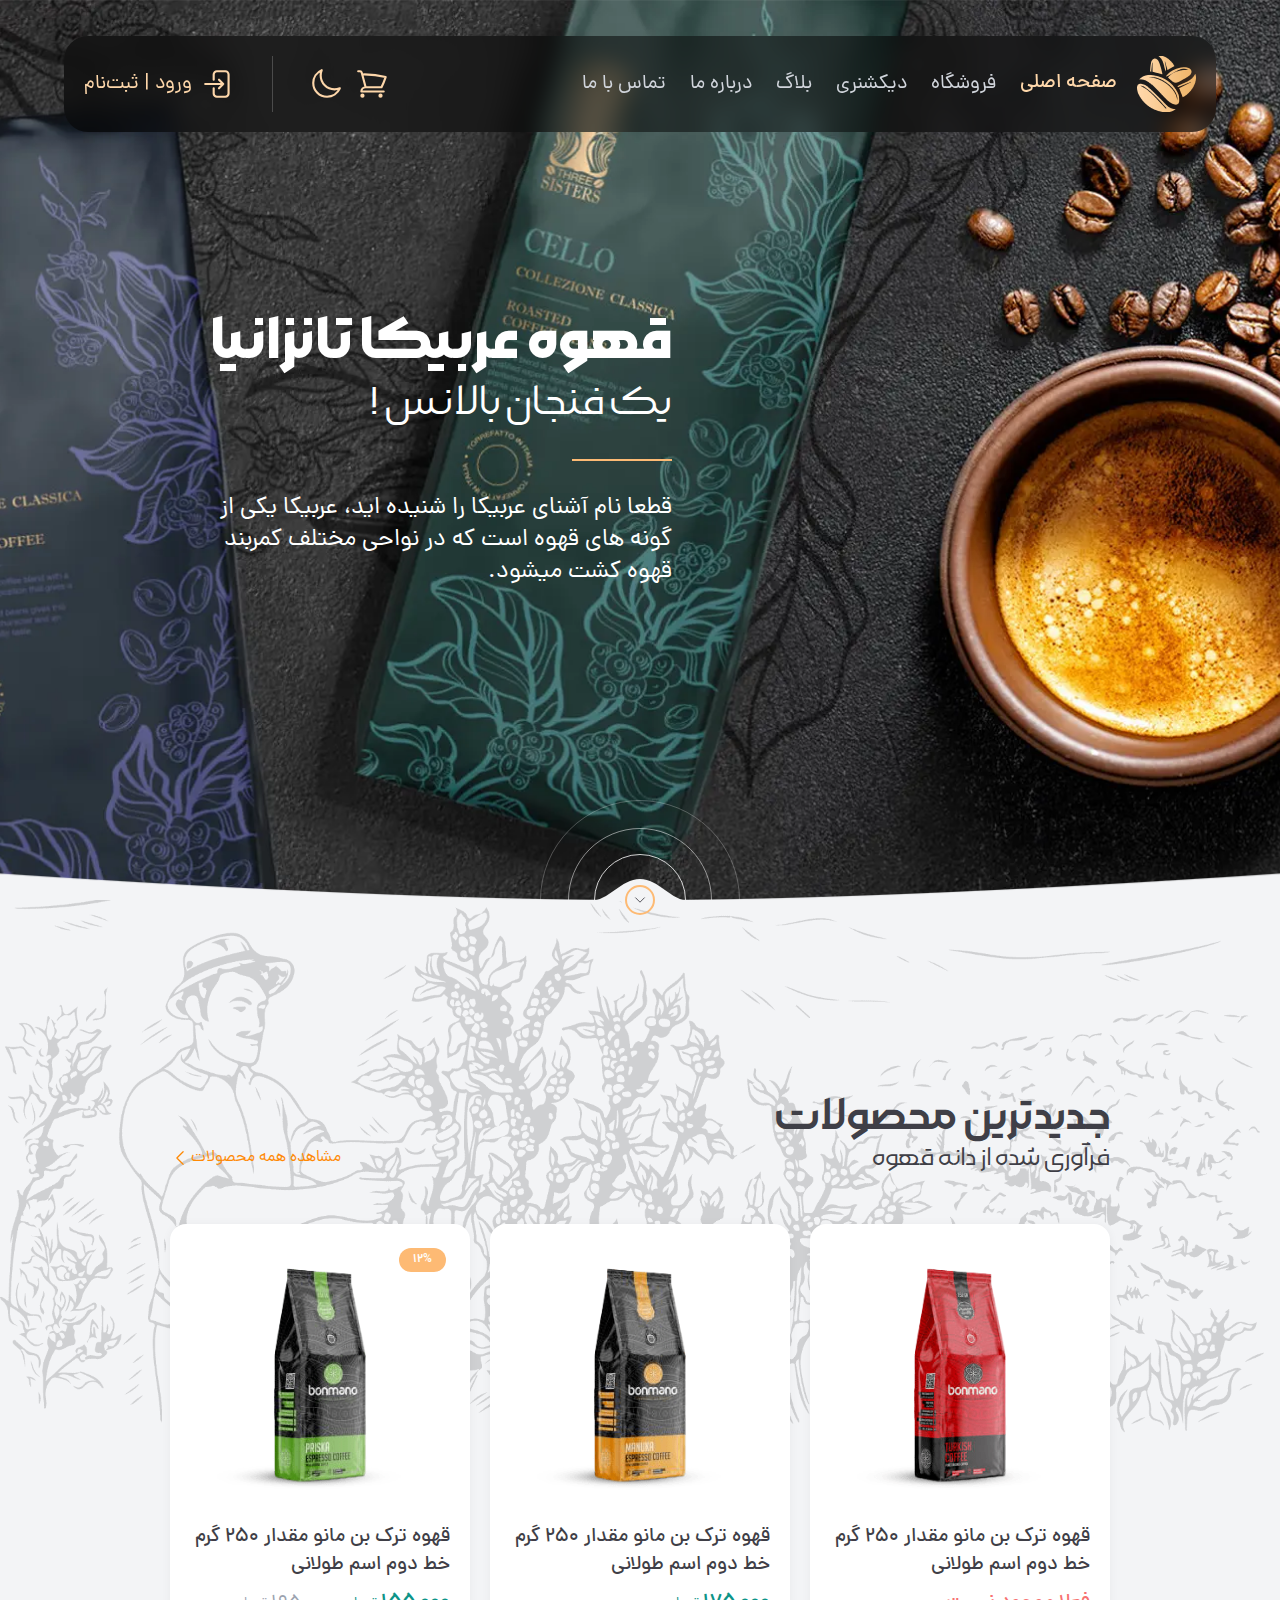
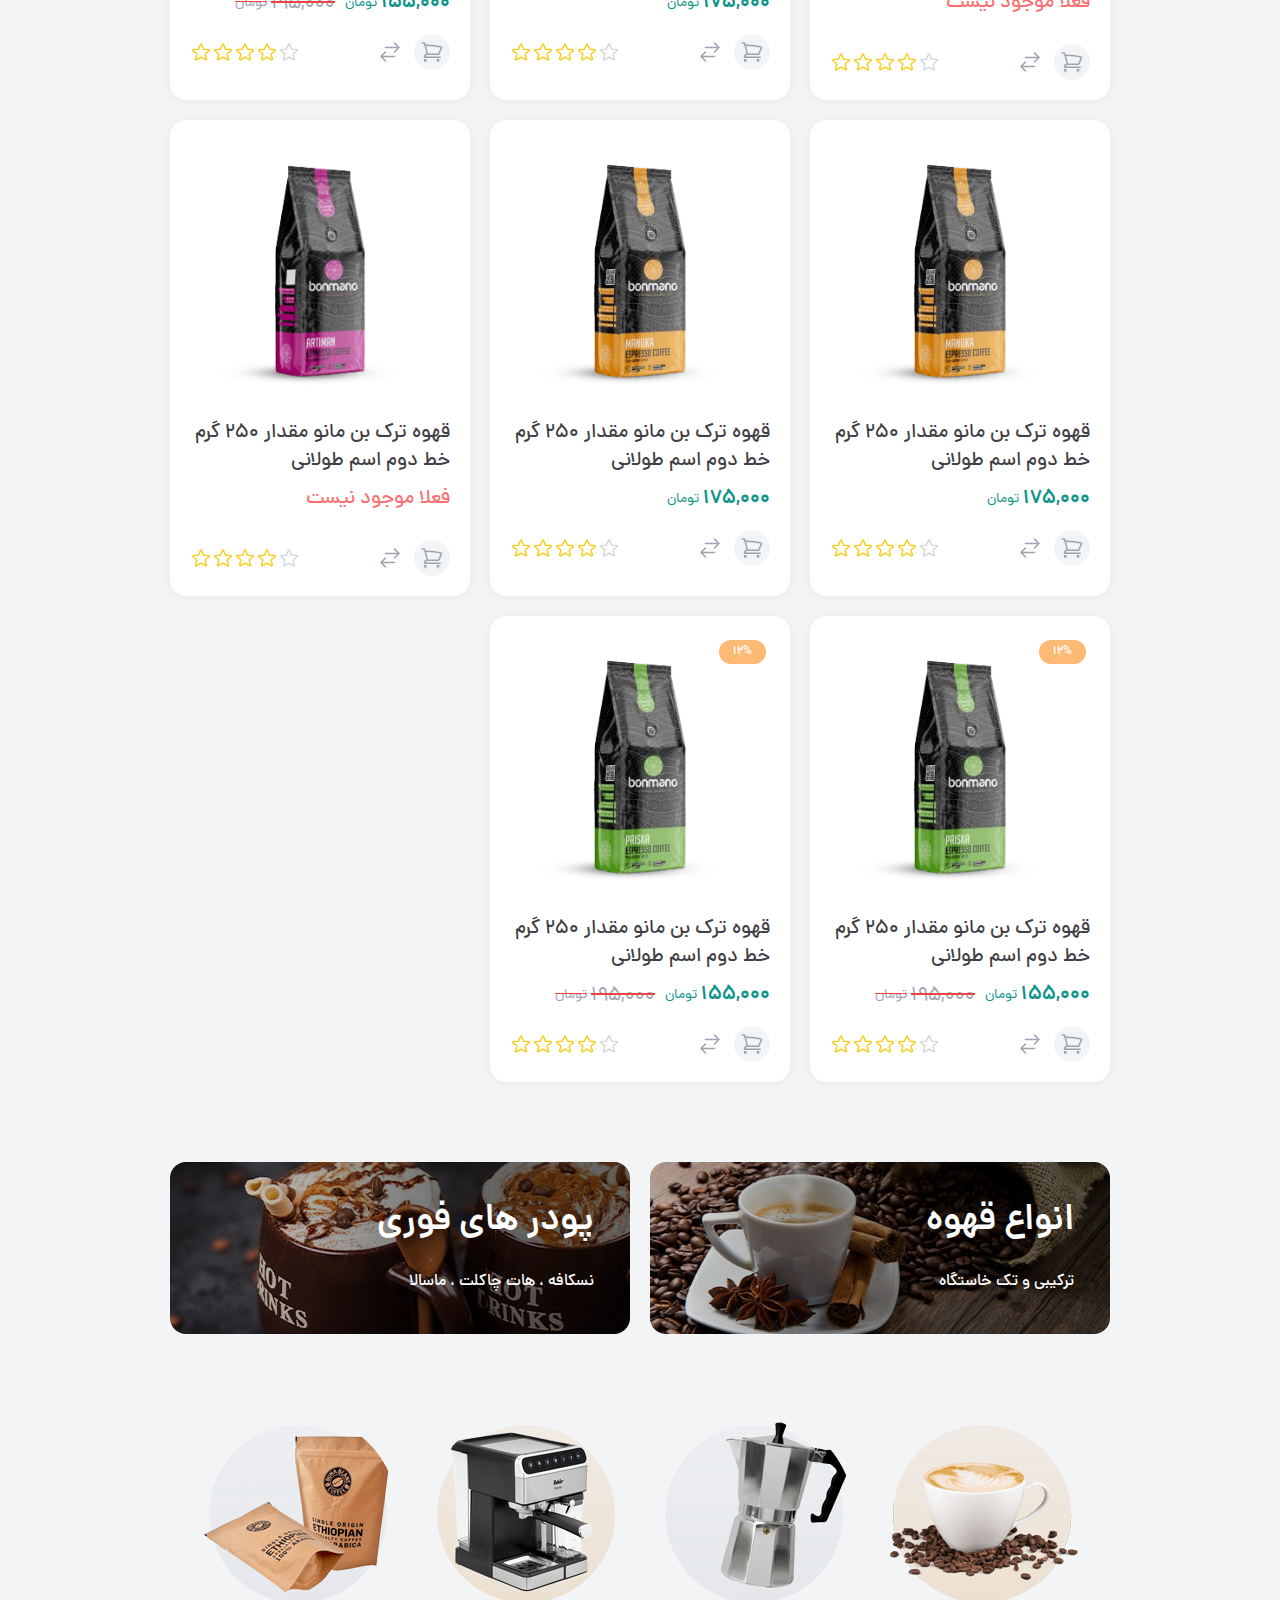
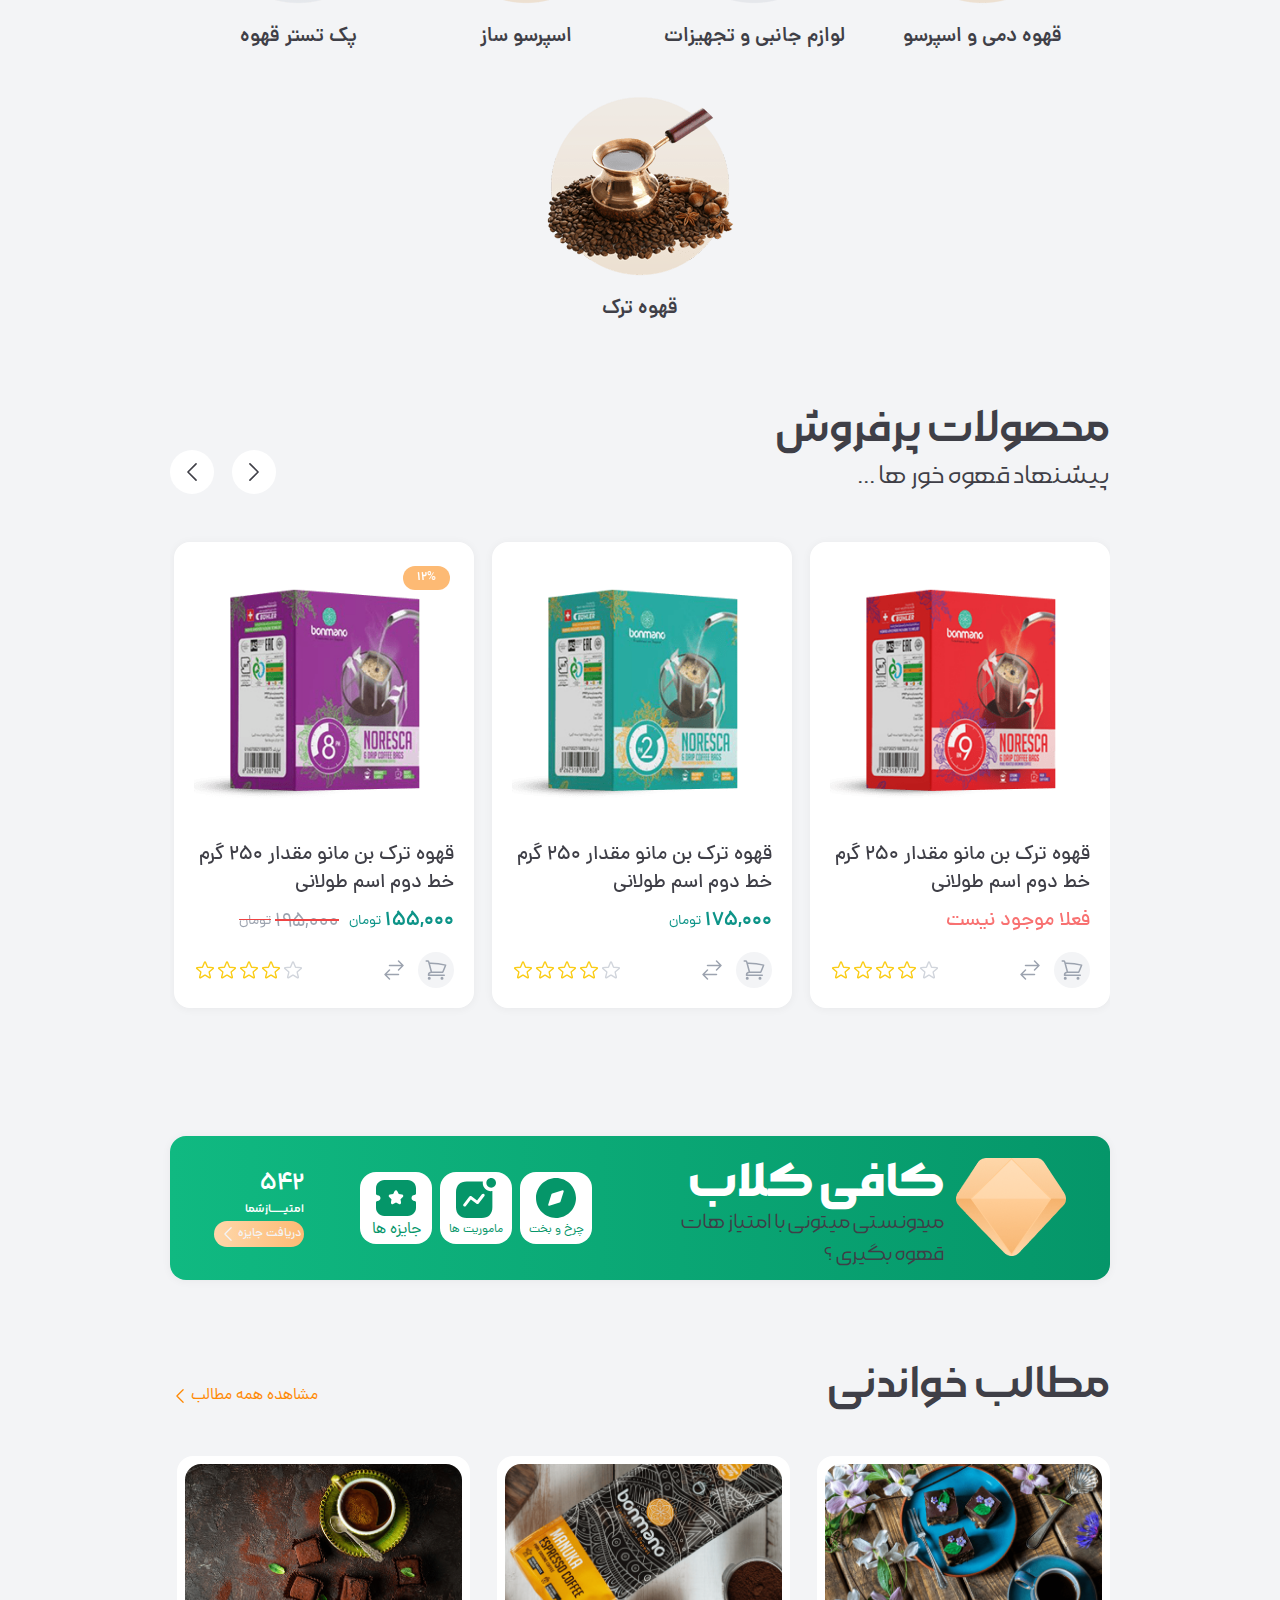
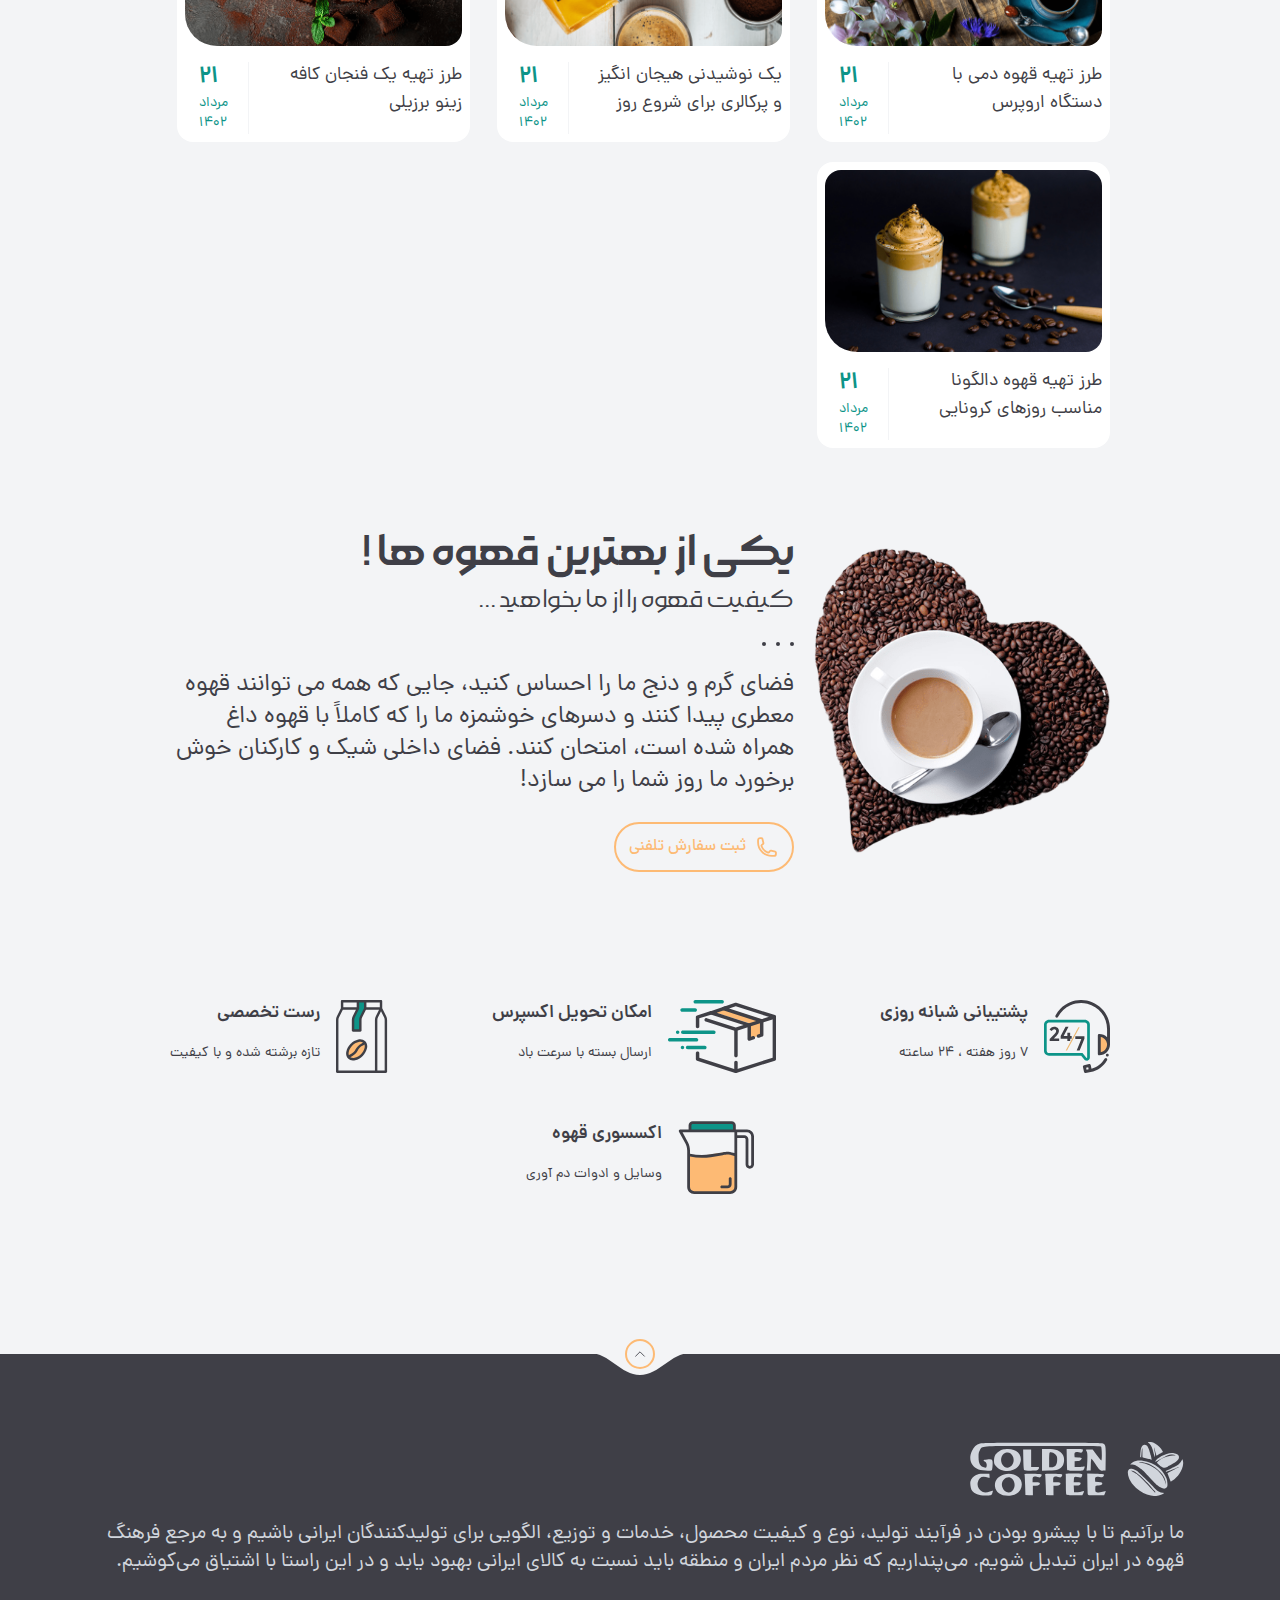
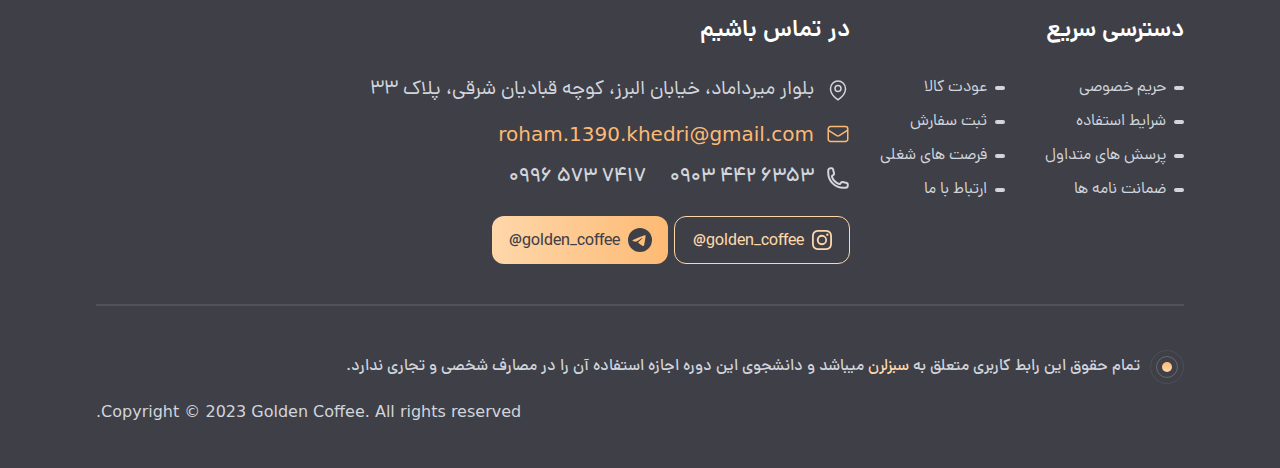
<file: docs/index.html>
<!DOCTYPE html>
<html lang="fa" class="font-dana">
  <head>
    <meta charset="UTF-8" />
    <meta name="viewport" content="width=device-width, initial-scale=1.0" />
    <title>coffee shop</title>
    <link rel="stylesheet" href="../styles/swiper-bundle.min.css">
    <link rel="stylesheet" href="../styles/main.css" />
    <link rel="shortcut icon" href="../img/fav-icon.png" type="image/png" />
    <style>
      html{
        scroll-behavior: smooth;
      }
    </style>
  </head>

  <body
    dir="rtl"
    class="bg-gray-100 dark:bg-zinc-800 text-zinc-700 dark:text-white"
  >
    <!-- svg-sprite -->
    <svg class="hidden">
      <symbol
        id="shopping-cart"
        xmlns="http://www.w3.org/2000/svg"
        fill="none"
        viewBox="0 0 24 24"
        stroke-width="1.5"
        stroke="currentColor"
      >
        <path
          stroke-linecap="round"
          stroke-linejoin="round"
          d="M2.25 3h1.386c.51 0 .955.343 1.087.835l.383 1.437M7.5 14.25a3 3 0 0 0-3 3h15.75m-12.75-3h11.218c1.121-2.3 2.1-4.684 2.924-7.138a60.114 60.114 0 0 0-16.536-1.84M7.5 14.25 5.106 5.272M6 20.25a.75.75 0 1 1-1.5 0 .75.75 0 0 1 1.5 0Zm12.75 0a.75.75 0 1 1-1.5 0 .75.75 0 0 1 1.5 0Z"
        />
      </symbol>
      <symbol
        id="moon"
        xmlns="http://www.w3.org/2000/svg"
        fill="none"
        viewBox="0 0 24 24"
        stroke-width="1.5"
        stroke="currentColor"
      >
        <path
          stroke-linecap="round"
          stroke-linejoin="round"
          d="M21.752 15.002A9.72 9.72 0 0 1 18 15.75c-5.385 0-9.75-4.365-9.75-9.75 0-1.33.266-2.597.748-3.752A9.753 9.753 0 0 0 3 11.25C3 16.635 7.365 21 12.75 21a9.753 9.753 0 0 0 9.002-5.998Z"
        />
      </symbol>
      <symbol
        id="sun"
        xmlns="http://www.w3.org/2000/svg"
        fill="none"
        viewBox="0 0 24 24"
        stroke-width="1.5"
        stroke="currentColor"
      >
        <path
          stroke-linecap="round"
          stroke-linejoin="round"
          d="M12 3v2.25m6.364.386-1.591 1.591M21 12h-2.25m-.386 6.364-1.591-1.591M12 18.75V21m-4.773-4.227-1.591 1.591M5.25 12H3m4.227-4.773L5.636 5.636M15.75 12a3.75 3.75 0 1 1-7.5 0 3.75 3.75 0 0 1 7.5 0Z"
        />
      </symbol>
      <symbol
        id="arrow-right-end-on-rectangle"
        xmlns="http://www.w3.org/2000/svg"
        fill="none"
        viewBox="0 0 24 24"
        stroke-width="1.5"
        stroke="currentColor"
      >
        <path
          stroke-linecap="round"
          stroke-linejoin="round"
          d="M8.25 9V5.25A2.25 2.25 0 0 1 10.5 3h6a2.25 2.25 0 0 1 2.25 2.25v13.5A2.25 2.25 0 0 1 16.5 21h-6a2.25 2.25 0 0 1-2.25-2.25V15M12 9l3 3m0 0-3 3m3-3H2.25"
        />
      </symbol>
      <!-- logo type -->
      <symbol
        id="logo-type"
        viewBox="0 0 138 55"
        fill="none"
        xmlns="http://www.w3.org/2000/svg"
      >
        <path
          d="M9.97653 1.56084C6.13015 2.7264 3.68246 4.94098 1.70099 9.07875C-2.14539 17.1212 0.710258 25.1636 8.46129 28.0775C11.7249 29.2431 20.4084 29.7676 21.9236 28.7769C22.2733 28.5437 22.6229 26.3292 22.7395 23.5318C22.9726 17.704 22.7395 17.4708 17.3196 17.704C13.4732 17.8788 12.4242 18.753 14.7554 19.802C16.4454 20.5596 17.1448 22.6576 16.6203 24.9305C16.2706 26.2126 15.9792 26.3874 14.6388 26.0378C10.1514 24.9305 8.46129 22.0748 8.46129 15.5477C8.40301 11.7013 8.6944 10.4774 9.80169 8.49597C12.4242 3.83369 7.29571 4.18336 73.4417 4.18336C115.868 4.18336 132.653 4.3582 133.235 4.82443C134.11 5.58205 134.343 18.753 133.468 18.753C133.177 18.753 131.079 16.247 128.806 13.2165L124.668 7.68007H121.172C119.249 7.68007 117.675 7.79663 117.675 7.97146C117.675 8.1463 118.083 8.90392 118.607 9.66154C119.307 10.8271 119.423 12.5172 119.249 18.8695C119.132 23.1238 118.841 27.2033 118.607 27.961C118.141 29.2431 118.2 29.3014 120.356 29.1265L122.629 28.9517L122.804 22.949C122.862 19.6854 123.211 17.0046 123.503 17.0046C123.736 17.0046 125.717 19.6271 127.815 22.8325C131.72 28.8351 132.653 29.5345 136.091 29.1265L137.781 28.9517L137.956 16.7715C138.131 3.0178 137.956 2.37673 134.168 1.32772C132.711 0.919775 112.022 0.686661 72.2179 0.744938C24.0799 0.744938 12.0163 0.919775 9.97653 1.56084Z"
          fill="currentColor"
        />
        <path
          d="M33.2296 7.68023C30.5488 8.32129 26.7607 11.0604 25.362 13.4498C24.6627 14.7319 24.2548 16.5385 24.1965 18.7531C24.1382 21.5505 24.4296 22.4247 25.8283 24.2313C27.9846 27.0287 30.3157 28.4856 34.2786 29.3015C40.5144 30.5836 47.4496 28.0194 49.8973 23.532C54.6178 14.965 48.79 6.92261 38.0085 7.15572C36.4932 7.214 34.3369 7.44711 33.2296 7.68023ZM40.8058 11.3518C41.3303 11.7597 42.3211 12.9836 43.0204 14.0909C46.9833 20.618 40.2813 29.4764 34.6866 25.1055C30.5488 21.8419 30.2574 15.6061 34.1038 12.0511C35.8522 10.4193 39.174 10.1279 40.8058 11.3518Z"
          fill="currentColor"
        />
        <path
          d="M73.0918 18.2285V29.3597L80.3766 29.1266C88.7687 28.8352 91.5661 27.8444 94.072 24.1729C95.9369 21.3755 96.1118 15.9556 94.4217 13.1583C91.6826 8.67085 87.6031 7.15561 78.6282 7.09733H73.0918V18.2285ZM86.5541 12.5755C88.3607 14.3821 88.5356 14.9066 88.5356 17.8206C88.5356 23.2404 86.6124 25.7464 82.4746 25.7464H80.3766V18.5782C80.3766 14.6152 80.5514 11.1768 80.7845 11.002C81.8336 9.89469 84.6892 10.7106 86.5541 12.5755Z"
          fill="currentColor"
        />
        <path
          d="M98.3264 17.4126C98.443 23.1238 98.6178 28.1358 98.7344 28.4855C98.9092 29.0682 101.066 29.2431 106.835 29.2431C114.295 29.2431 114.761 29.1848 115.577 27.9609C116.859 26.096 116.801 24.2894 115.519 24.9305C114.936 25.2219 112.663 25.455 110.39 25.455H106.311V22.5411V19.6271L109.05 19.4523C111.089 19.3357 112.08 18.9278 112.721 17.9953C113.187 17.296 113.595 16.5384 113.595 16.3053C113.595 16.0722 111.964 15.839 109.982 15.7225L106.311 15.5476L106.136 13.4496C105.903 10.4774 106.952 9.7198 110.507 10.5357C112.896 11.0602 113.421 11.0019 114.062 10.186C114.411 9.66153 114.761 8.72907 114.761 8.14629C114.761 7.15555 114.062 7.09727 106.485 7.09727H98.1516L98.3264 17.4126Z"
          fill="currentColor"
        />
        <path
          d="M54.0349 17.7039C54.1515 23.4735 54.5012 28.0775 54.8508 28.4855C55.2588 29.01 57.4151 29.2431 61.6694 29.2431C68.2549 29.2431 69.4787 28.8351 70.0032 26.5623C70.2946 25.3384 70.1198 25.2801 66.1569 25.3967L62.0191 25.455V16.5384V7.68006H57.9396H53.8601L54.0349 17.7039Z"
          fill="currentColor"
        />
        <path
          d="M5.95519 33.5558C2.92471 35.0127 0.943242 37.2856 0.185623 40.1995C-0.397161 42.4141 0.535293 47.7174 1.8757 49.6989C4.32339 53.3122 10.5592 55.1188 18.0188 54.4777C21.399 54.1281 21.6321 54.0698 22.448 52.0883C22.9142 50.981 23.1473 49.932 23.0308 49.7572C22.8559 49.6406 21.5155 49.932 20.0003 50.4565C16.6201 51.6221 14.3473 51.6221 12.3075 50.5731C8.63599 48.6499 6.82936 45.0366 7.64526 41.3068C8.92738 35.4207 12.5406 33.9055 18.7764 36.528C19.7089 36.9359 19.8254 36.7028 19.6506 34.7213L19.4758 32.4485L14.2307 32.2737C9.685 32.1571 8.57771 32.3319 5.95519 33.5558Z"
          fill="currentColor"
        />
        <path
          d="M34.3953 33.0312C28.1012 34.7796 24.4879 39.5584 25.1873 45.328C25.8866 51.5638 31.8893 55.3519 40.3396 54.7108C49.3145 54.128 54.7927 46.4353 51.5874 38.9756C49.3728 33.7306 41.5635 31.0498 34.3953 33.0312ZM42.9039 37.6935C44.8854 39.9664 45.643 43.1134 44.8854 45.969C42.9039 53.3704 34.8032 53.1956 32.5303 45.6194C30.4906 38.8008 38.4747 32.6816 42.9039 37.6935Z"
          fill="currentColor"
        />
        <path
          d="M55.2592 32.5651C55.2009 32.8565 55.2592 33.2645 55.3757 33.6141C55.4923 33.9055 55.7254 38.6261 55.9003 44.1043L56.1916 54.0116L59.9797 54.1864L63.8261 54.3613L63.7678 49.5242V44.687L66.7983 44.5122C69.9454 44.3374 71.4606 43.2884 70.8195 41.7731C70.5864 41.1321 69.5957 40.899 66.9732 40.899H63.4764V38.3347C63.4764 35.1877 64.3506 34.7214 68.4884 35.6539C70.9944 36.2367 71.4023 36.1784 72.1017 35.2459C72.5096 34.6632 72.7427 33.8473 72.6844 33.3228C72.5096 32.6234 71.0526 32.4486 63.8844 32.2737C59.1638 32.2155 55.2592 32.332 55.2592 32.5651Z"
          fill="currentColor"
        />
        <path
          d="M76.2389 32.5651C76.1806 32.8565 76.2389 33.2645 76.3555 33.6141C76.472 33.9055 76.7052 38.6261 76.88 44.1043L77.1714 54.0116L80.9595 54.1864L84.8059 54.3613L84.7476 49.5242V44.687L87.7781 44.5122C90.9251 44.3374 92.4403 43.2884 91.7993 41.7731C91.5661 41.1321 90.5754 40.899 87.9529 40.899H84.4562V38.3347C84.4562 35.1877 85.3304 34.7214 89.4681 35.6539C91.9741 36.2367 92.382 36.1784 93.0814 35.2459C93.4893 34.6632 93.7225 33.8473 93.6642 33.3228C93.4893 32.6234 92.0324 32.4486 84.8641 32.2737C80.1436 32.2155 76.2389 32.332 76.2389 32.5651Z"
          fill="currentColor"
        />
        <path
          d="M97.2191 32.565C97.1608 32.8564 97.2191 33.2643 97.2774 33.614C97.3939 33.9054 97.3939 38.3928 97.3939 43.4631C97.3356 49.4075 97.5688 53.079 97.9767 53.5452C98.4429 54.128 100.658 54.3029 106.369 54.3029H114.178L115.169 52.2631C116.393 49.7571 115.985 49.2909 113.595 50.5148C112.43 51.0975 110.74 51.3889 108.758 51.2724L105.728 51.0975L105.553 47.7174L105.378 44.3955H108.234C111.206 44.3955 112.43 43.6962 112.43 41.9478C112.43 41.0737 111.905 40.8988 108.875 40.8988H105.378L105.553 38.1015C105.728 35.071 106.077 34.8961 110.798 35.8286C112.663 36.2365 113.071 36.12 113.595 35.071C114.994 32.4485 114.236 32.1571 105.436 32.1571C100.949 32.1571 97.2191 32.3319 97.2191 32.565Z"
          fill="currentColor"
        />
        <path
          d="M119.307 41.8896C119.365 47.3094 119.598 52.2631 119.715 52.9625C120.006 54.3029 120.181 54.3029 128.223 54.3029H136.382L137.256 52.2631C138.364 49.524 138.364 49.524 135.974 50.5148C133.41 51.5638 128.515 51.6803 127.757 50.6313C127.466 50.2816 127.291 48.9995 127.349 47.8922C127.407 46.7849 127.524 45.5028 127.524 45.0949C127.582 44.6286 128.573 44.3955 130.438 44.3955C133.41 44.3955 134.984 43.3465 134.401 41.8313C134.168 41.2485 133.002 40.8988 130.671 40.7823L127.291 40.6074L127.116 38.5094C126.883 35.4789 127.932 34.7796 131.72 35.5955C134.401 36.1783 134.809 36.12 135.508 35.2458C135.974 34.663 136.266 33.7889 136.149 33.3226C136.033 32.6233 134.517 32.4485 127.582 32.2736L119.132 32.0988L119.307 41.8896Z"
          fill="currentColor"
        />
      </symbol>
      <!-- app logo -->
      <symbol
        id="app-logo"
        viewBox="0 0 41 40"
        fill="none"
        xmlns="http://www.w3.org/2000/svg"
      >
        <path
          d="M16.0569 0.00102901C15.8613 0.0126934 15.8027 0.0176935 15.674 0.0343571C15.4845 0.0585203 15.2824 0.0993471 15.1012 0.150173C15.022 0.172669 14.8408 0.233077 14.842 0.236826C14.8429 0.238493 14.8867 0.269738 14.94 0.305983C15.7966 0.89131 16.5075 1.62953 17.0643 2.51065C17.5801 3.32635 17.984 4.26329 18.353 5.50019C18.5023 6.00053 18.6191 6.43713 18.8655 7.41823C19.1456 8.53264 19.2612 8.96383 19.4277 9.51374C19.4834 9.69663 19.6007 10.0578 19.6548 10.2116C19.7635 10.5215 19.9078 10.8923 20.0128 11.1302L20.023 11.1531L20.0275 11.1364C20.03 11.1272 20.0439 11.0718 20.0587 11.0131C20.2415 10.2732 20.2645 9.49458 20.13 8.56389C20.0693 8.14145 19.9984 7.78817 19.8004 6.91414C19.6778 6.37339 19.6511 6.25216 19.5991 5.99345C19.4437 5.22565 19.376 4.60574 19.3863 4.04999C19.3879 3.96042 19.3904 3.87252 19.3916 3.85461L19.3945 3.82128L20.2961 6.97288C20.7918 8.70595 21.1981 10.1249 21.1989 10.1257C21.2002 10.127 25.9764 7.36574 25.9826 7.36032C25.9863 7.35657 25.8243 7.02621 25.7558 6.89748C24.6566 4.83487 22.6098 2.71936 20.4207 1.38332C19.294 0.695506 18.1833 0.249741 17.1681 0.0781002C16.9676 0.0439386 16.7859 0.0226927 16.5633 0.00644493C16.503 0.00227833 16.109 -0.00188732 16.0569 0.00102901Z"
          fill="currentColor"
        />
        <path
          d="M12.3077 2.06948C11.9386 2.09322 11.5717 2.22154 11.2437 2.44192C10.7783 2.75479 10.3908 3.2593 10.1219 3.90336C10.0218 4.14291 9.89143 4.53618 9.80041 4.87488C9.59991 5.62018 9.46256 6.43839 9.35595 7.52448C9.31823 7.90692 9.29363 8.19979 9.23254 8.99509C9.17186 9.78621 9.13741 10.182 9.09682 10.5678C9.08575 10.6723 9.08124 10.7327 9.08247 10.7498C9.09108 10.839 9.15545 10.9469 9.2883 11.0948C9.3129 11.1223 9.40228 11.216 9.48675 11.3031C9.65198 11.473 9.72497 11.5522 9.79385 11.6338C9.81763 11.6626 9.84141 11.6905 9.84633 11.6963C9.85494 11.7063 9.85535 11.7068 9.85576 11.6988C9.85576 11.6938 9.97467 10.404 10.1202 8.83261C10.2658 7.26077 10.4081 5.72142 10.4368 5.4123C10.465 5.10276 10.4888 4.84947 10.4888 4.84947C10.4892 4.84905 10.5639 4.86072 10.6553 4.8753C10.7467 4.88988 10.8218 4.90196 10.8222 4.90196C10.823 4.90196 10.8238 6.35632 10.8242 8.13355L10.8254 11.3656L11.8136 11.6247C16.4259 12.8357 17.6592 13.1594 17.6604 13.1582C17.6608 13.1574 17.6403 13.052 17.6153 12.9237C17.5899 12.7953 17.5366 12.5133 17.4964 12.2967C17.334 11.4147 17.2844 11.161 17.2008 10.7931C17.1262 10.4649 17.0716 10.2557 16.9654 9.89495C16.8441 9.48168 16.7846 9.27129 16.5124 8.28478C16.1151 6.84541 15.8797 6.09178 15.5857 5.32065C15.343 4.68283 15.0347 4.01876 14.8055 3.63965C14.5714 3.25263 14.2848 2.9131 13.9797 2.66189C13.4664 2.23903 12.8845 2.03282 12.3077 2.06948Z"
          fill="currentColor"
        />
        <path
          d="M32.5251 8.19719C31.3365 8.23593 30.0941 8.43799 28.8083 8.80126C26.1625 9.54907 23.6544 10.8889 21.9081 12.4878C21.7072 12.6715 21.3747 13.0035 21.2156 13.1789C20.7806 13.6584 20.4489 14.1021 20.1619 14.5879C20.1447 14.6166 20.1315 14.6404 20.1324 14.6412C20.1328 14.642 20.1574 14.6404 20.1861 14.6379C20.6736 14.5954 21.1357 14.4437 21.6802 14.1471C22.1849 13.8726 22.8778 13.4789 24.007 12.8244C24.9312 12.2891 25.2276 12.1183 25.604 11.9041C27.2474 10.9693 28.468 10.3423 29.6283 9.83652C30.4352 9.48491 31.1897 9.30285 32.0556 9.25119C32.2619 9.2387 32.6329 9.24161 32.8675 9.25786C33.7814 9.31993 34.6846 9.56073 35.5777 9.98025C35.6273 10.0036 35.6691 10.024 35.6707 10.0252C35.6724 10.0269 35.51 10.0273 35.3099 10.0269C34.1139 10.0223 33.006 10.0886 31.8793 10.2327C28.32 10.6872 25.2699 11.8904 23.1562 13.673C22.8934 13.8947 22.7015 14.0717 22.46 14.315C22.23 14.5462 22.0627 14.7295 21.8667 14.9649C21.772 15.0786 21.5428 15.3728 21.5145 15.4173L21.508 15.4282L21.5559 15.4652C21.6322 15.5236 21.804 15.6644 21.9139 15.7581C22.2079 16.0081 22.4506 16.2301 23.0312 16.7792C23.7553 17.4641 24.0595 17.7366 24.4314 18.0336C25.2166 18.6606 25.8808 18.9864 26.5163 19.0555C26.6738 19.0726 26.9517 19.0751 27.1149 19.0605C27.807 18.9985 28.5561 18.7468 29.493 18.2627C29.8784 18.0636 30.2462 17.8557 30.8666 17.4874C31.0043 17.4058 31.2208 17.2771 31.3483 17.2012C31.915 16.8646 32.1491 16.7317 32.6173 16.4813C33.9782 15.7531 34.7117 15.3165 35.4046 14.822C35.8897 14.4754 36.2673 14.1638 36.6535 13.7905C37.1952 13.2668 37.5498 12.7352 37.7364 12.1674C37.8073 11.952 37.845 11.775 37.8676 11.5467C37.875 11.4759 37.8774 11.2576 37.8721 11.178C37.85 10.851 37.7725 10.5589 37.6298 10.2656C37.4527 9.9011 37.1915 9.57906 36.8426 9.29494C36.1808 8.75585 35.2689 8.41424 34.0967 8.26635C33.856 8.23593 33.6215 8.21635 33.3062 8.20094C33.1926 8.19552 32.6579 8.19302 32.5251 8.19719Z"
          fill="currentColor"
        />
        <path
          d="M40.4392 12.7135C40.3539 12.9144 40.285 13.0668 40.203 13.2368C39.5638 14.5612 38.6827 15.6723 37.5252 16.6134C36.6568 17.3195 35.6469 17.9344 34.2783 18.5902C33.7473 18.8447 33.3295 19.0326 32.1483 19.5475C30.8297 20.1224 30.3155 20.359 29.6513 20.6961C29.0912 20.9802 28.641 21.2331 28.1937 21.5139C28.1395 21.5476 28.0944 21.5759 28.094 21.5768C28.0932 21.5772 28.1059 21.5943 28.1227 21.6147C28.1621 21.6626 28.2318 21.7543 28.3355 21.893C28.4905 22.1013 28.5516 22.1671 28.5828 22.1604C28.5951 22.1579 29.0994 21.9542 30.1474 21.528C31.8715 20.8273 33.1253 20.312 36.2751 19.0093C36.9541 18.7285 37.5113 18.4981 37.5133 18.4972C37.517 18.4956 37.6298 18.6922 37.6335 18.706C37.6343 18.7101 36.7433 19.1671 31.1712 22.0205C30.1568 22.54 29.3261 22.9657 29.3249 22.9666C29.3241 22.9678 29.6628 23.8552 30.0773 24.9388C30.4918 26.0223 31.0384 27.4505 31.2913 28.1129C31.5447 28.7748 31.7534 29.3185 31.7551 29.3206C31.7596 29.326 31.8116 29.3014 32.0335 29.1894C32.5345 28.9365 32.974 28.6782 33.4624 28.3503C35.2135 27.1751 36.8577 25.5112 38.1734 23.5823C39.8275 21.1573 40.8353 18.496 40.9821 16.1668C40.9948 15.9656 40.9968 15.8989 40.9993 15.6564C41.0026 15.3077 40.9927 15.0624 40.9632 14.7545C40.8992 14.0896 40.7533 13.4626 40.5298 12.8923C40.4933 12.7998 40.4523 12.7006 40.449 12.6969C40.4478 12.6961 40.4437 12.7036 40.4392 12.7135Z"
          fill="currentColor"
        />
        <path
          d="M8.4373 13.6302C8.0855 13.641 7.72961 13.6685 7.39135 13.711C5.44582 13.9568 3.7463 14.738 2.2682 16.0653C2.07713 16.2369 1.83891 16.4669 1.68762 16.626L1.59741 16.721H1.63554C1.73149 16.721 2.14724 16.7335 2.39366 16.7439C3.99436 16.8118 4.97635 17.0147 5.9936 17.488C6.11743 17.5455 6.39378 17.6863 6.52047 17.7567C6.97682 18.0095 7.44998 18.3124 8.05188 18.7369C9.83586 19.9955 10.7457 20.7141 11.6293 21.5636C11.783 21.7115 12.455 22.3985 12.9905 22.9555C13.5592 23.547 14.0152 24.0278 14.9996 25.0739C15.0697 25.1485 15.4248 25.5271 15.7889 25.9154C17.6356 27.8855 18.3314 28.6192 19.2765 29.5919C20.1006 30.4397 21.2392 31.5758 21.632 31.942C22.6255 32.8677 23.9023 33.6563 25.2254 34.1612C25.6227 34.3129 26.0536 34.4475 26.307 34.4995C26.7092 34.5816 27.0885 34.5874 27.4415 34.5179C28.0996 34.3875 28.6334 33.9967 28.9709 33.3972C29.1652 33.0518 29.2927 32.6269 29.3374 32.1749C29.3534 32.0132 29.3543 31.992 29.3538 31.6333C29.3538 31.2171 29.3456 30.9263 29.3235 30.5147C29.2382 28.9512 28.9807 27.7001 28.5383 26.6966C28.4141 26.4149 28.0943 25.7842 27.8339 25.3072C26.5087 22.8801 24.8884 20.8129 22.9867 19.1248C21.3815 17.6996 19.5795 16.5431 17.5806 15.6557C15.574 14.7646 13.3714 14.1464 10.9814 13.8031C10.2291 13.6948 9.71901 13.6477 9.11587 13.6298C8.9572 13.6252 8.59843 13.6252 8.4373 13.6302ZM10.4382 15.0921C10.9101 15.1083 11.3611 15.1496 11.8343 15.2196C13.8466 15.5174 16.0123 16.3106 18.1608 17.5367C21.0318 19.1752 23.6784 21.4915 25.5046 23.9636C26.7236 25.6138 27.5297 27.2656 27.8634 28.7983C28.0643 29.7207 28.0926 30.5972 27.9479 31.4004C27.929 31.5041 27.902 31.6354 27.8987 31.6391C27.8975 31.64 27.8966 31.6337 27.8966 31.6245C27.8966 31.5737 27.8798 31.3108 27.8675 31.175C27.7589 29.9465 27.4091 28.675 26.8265 27.3902C25.553 24.5815 23.2262 21.844 20.2663 19.6722C19.0588 18.7861 17.7492 18.0012 16.4154 17.3642C13.9245 16.1748 11.3488 15.4799 8.82886 15.317C8.60499 15.3029 8.27575 15.2879 8.17899 15.2879C8.14905 15.2879 8.12978 15.2862 8.13183 15.2841C8.13675 15.2795 8.3188 15.2446 8.46641 15.2191C8.86658 15.1512 9.30448 15.1075 9.7309 15.0925C9.86907 15.0875 10.3029 15.0875 10.4382 15.0921Z"
          fill="currentColor"
        />
        <path
          d="M2.23171 19.8562C1.47605 19.8971 0.892187 20.187 0.504722 20.7149C0.421079 20.829 0.356296 20.9382 0.289874 21.0765C0.131608 21.4085 0.0418141 21.7772 0.0073728 22.2388C-7.48572e-06 22.3334 -0.00246758 22.6391 0.00286262 22.7512C0.0717453 24.2039 0.370647 25.6129 0.851595 26.7493C0.962299 27.0114 1.16854 27.4351 1.39856 27.8733C2.33708 29.6622 3.44699 31.267 4.72624 32.6851C5.0805 33.078 5.54136 33.5491 5.9239 33.9103C7.55043 35.4447 9.40944 36.7128 11.4899 37.7081C13.2004 38.5263 15.055 39.16 17.0677 39.6136C17.8504 39.7899 18.5942 39.9053 19.3109 39.9611C19.7131 39.9923 20.0231 40.0027 20.4303 39.9994C20.7029 39.9969 20.7878 39.9944 21.0063 39.9819C22.2925 39.9082 23.4968 39.6207 24.6247 39.1187C24.9158 38.9891 25.2586 38.8146 25.5411 38.6517C25.9884 38.3947 26.4718 38.0668 26.8581 37.7585L26.8917 37.7314L26.69 37.7289C26.3037 37.7239 25.9868 37.6998 25.6334 37.6485C23.9982 37.4123 22.484 36.6632 20.9694 35.3414C20.6045 35.0227 20.2724 34.7031 19.8202 34.2349C19.3548 33.7533 19.0137 33.3842 18.1608 32.4393C16.9874 31.1395 16.6343 30.7646 15.8524 29.988C13.9676 28.1162 13.5096 27.6625 12.8532 27.0172C10.8014 24.9992 9.19747 23.4865 7.67877 22.1384C7.38848 21.8805 7.25727 21.7655 7.18265 21.7035C6.61683 21.2319 5.90914 20.8278 5.06697 20.4945C4.61349 20.3149 4.07719 20.1458 3.58066 20.025C3.17515 19.9266 2.95785 19.8879 2.67043 19.8641C2.59662 19.8579 2.30059 19.8525 2.23171 19.8562ZM2.25631 21.0431C2.47649 21.1127 2.71676 21.1769 3.17269 21.2889C3.80043 21.4427 4.10507 21.5306 4.39864 21.6418C4.75167 21.7759 4.99808 21.9093 5.26582 22.1109C8.03015 24.1939 9.97527 25.8187 11.6067 27.4084C12.2152 28.0017 13.1799 28.9907 14.0303 29.8939C15.0894 31.0187 15.9394 31.9502 17.9927 34.2349C19.1928 35.5701 19.7779 36.2175 20.336 36.8274C20.4339 36.9349 20.5147 37.024 20.5155 37.0257C20.5164 37.0282 20.3458 37.1998 20.1264 37.4169L20.083 37.4598L19.8005 37.1523C19.2572 36.5616 18.8685 36.1358 17.8246 34.991C15.866 32.843 15.0062 31.9086 14.0156 30.8521C12.7867 29.5414 11.5485 28.2616 10.6145 27.3355C9.27332 26.0061 8.106 24.9521 6.96739 24.0427C6.73286 23.8552 6.51432 23.6952 6.23141 23.5036C5.76686 23.1891 5.37735 22.9528 4.38429 22.3846C3.53351 21.8976 3.14809 21.6676 2.71963 21.391C2.55111 21.2819 2.18579 21.0348 2.17021 21.0194C2.16529 21.0144 2.15955 21.0127 2.25631 21.0431Z"
          fill="currentColor"
        />
      </symbol>

      <symbol
        id="bars-3"
        xmlns="http://www.w3.org/2000/svg"
        fill="none"
        viewBox="0 0 24 24"
        stroke-width="1.5"
        stroke="currentColor"
      >
        <path
          stroke-linecap="round"
          stroke-linejoin="round"
          d="M3.75 6.75h16.5M3.75 12h16.5m-16.5 5.25h16.5"
        />
      </symbol>
      <symbol
        id="chevron-up"
        xmlns="http://www.w3.org/2000/svg"
        fill="none"
        viewBox="0 0 24 24"
        stroke-width="1.5"
        stroke="currentColor"
      >
        <path
          stroke-linecap="round"
          stroke-linejoin="round"
          d="m4.5 15.75 7.5-7.5 7.5 7.5"
        />
      </symbol>
      <symbol
        id="arrows-right-left"
        xmlns="http://www.w3.org/2000/svg"
        fill="none"
        viewBox="0 0 24 24"
        stroke-width="1.5"
        stroke="currentColor"
      >
        <path
          stroke-linecap="round"
          stroke-linejoin="round"
          d="M7.5 21 3 16.5m0 0L7.5 12M3 16.5h13.5m0-13.5L21 7.5m0 0L16.5 12M21 7.5H7.5"
        />
      </symbol>
      <symbol
        id="star"
        xmlns="http://www.w3.org/2000/svg"
        fill="none"
        viewBox="0 0 24 24"
        stroke-width="1.5"
        stroke="currentColor"
      >
        <path
          stroke-linecap="round"
          stroke-linejoin="round"
          d="M11.48 3.499a.562.562 0 0 1 1.04 0l2.125 5.111a.563.563 0 0 0 .475.345l5.518.442c.499.04.701.663.321.988l-4.204 3.602a.563.563 0 0 0-.182.557l1.285 5.385a.562.562 0 0 1-.84.61l-4.725-2.885a.562.562 0 0 0-.586 0L6.982 20.54a.562.562 0 0 1-.84-.61l1.285-5.386a.562.562 0 0 0-.182-.557l-4.204-3.602a.562.562 0 0 1 .321-.988l5.518-.442a.563.563 0 0 0 .475-.345L11.48 3.5Z"
        />
      </symbol>
      <symbol
        xmlns="http://www.w3.org/2000/svg"
        id="x-mark"
        fill="none"
        viewBox="0 0 24 24"
        stroke-width="1.5"
        stroke="currentColor"
      >
        <path
          stroke-linecap="round"
          stroke-linejoin="round"
          d="M6 18 18 6M6 6l12 12"
        />
      </symbol>
      <symbol
        id="home"
        xmlns="http://www.w3.org/2000/svg"
        fill="none"
        viewBox="0 0 24 24"
        stroke-width="1.5"
        stroke="currentColor"
      >
        <path
          stroke-linecap="round"
          stroke-linejoin="round"
          d="m2.25 12 8.954-8.955c.44-.439 1.152-.439 1.591 0L21.75 12M4.5 9.75v10.125c0 .621.504 1.125 1.125 1.125H9.75v-4.875c0-.621.504-1.125 1.125-1.125h2.25c.621 0 1.125.504 1.125 1.125V21h4.125c.621 0 1.125-.504 1.125-1.125V9.75M8.25 21h8.25"
        />
      </symbol>
      <symbol
        id="shopping-bag"
        xmlns="http://www.w3.org/2000/svg"
        fill="none"
        viewBox="0 0 24 24"
        stroke-width="1.5"
        stroke="currentColor"
      >
        <path
          stroke-linecap="round"
          stroke-linejoin="round"
          d="M15.75 10.5V6a3.75 3.75 0 1 0-7.5 0v4.5m11.356-1.993 1.263 12c.07.665-.45 1.243-1.119 1.243H4.25a1.125 1.125 0 0 1-1.12-1.243l1.264-12A1.125 1.125 0 0 1 5.513 7.5h12.974c.576 0 1.059.435 1.119 1.007ZM8.625 10.5a.375.375 0 1 1-.75 0 .375.375 0 0 1 .75 0Zm7.5 0a.375.375 0 1 1-.75 0 .375.375 0 0 1 .75 0Z"
        />
      </symbol>
      <symbol
        id="circle-fill"
        xmlns="http://www.w3.org/2000/svg"
        fill="currentColor"
        viewBox="0 0 24 24"
        stroke-width="1.5"
        stroke="currentColor"
      >
        <path
          stroke-linecap="round"
          stroke-linejoin="round"
          d="M9 12.75 11.25 15 15 9.75M21 12a9 9 0 1 1-18 0 9 9 0 0 1 18 0Z"
        />
      </symbol>
      <symbol
        id="chat-bubble-left-ellipsis"
        xmlns="http://www.w3.org/2000/svg"
        fill="none"
        viewBox="0 0 24 24"
        stroke-width="1.5"
        stroke="currentColor"
      >
        <path
          stroke-linecap="round"
          stroke-linejoin="round"
          d="M8.625 9.75a.375.375 0 1 1-.75 0 .375.375 0 0 1 .75 0Zm0 0H8.25m4.125 0a.375.375 0 1 1-.75 0 .375.375 0 0 1 .75 0Zm0 0H12m4.125 0a.375.375 0 1 1-.75 0 .375.375 0 0 1 .75 0Zm0 0h-.375m-13.5 3.01c0 1.6 1.123 2.994 2.707 3.227 1.087.16 2.185.283 3.293.369V21l4.184-4.183a1.14 1.14 0 0 1 .778-.332 48.294 48.294 0 0 0 5.83-.498c1.585-.233 2.708-1.626 2.708-3.228V6.741c0-1.602-1.123-2.995-2.707-3.228A48.394 48.394 0 0 0 12 3c-2.392 0-4.744.175-7.043.513C3.373 3.746 2.25 5.14 2.25 6.741v6.018Z"
        />
      </symbol>
      <symbol
        id="briefcase"
        xmlns="http://www.w3.org/2000/svg"
        fill="none"
        viewBox="0 0 24 24"
        stroke-width="1.5"
        stroke="currentColor"
      >
        <path
          stroke-linecap="round"
          stroke-linejoin="round"
          d="M20.25 14.15v4.25c0 1.094-.787 2.036-1.872 2.18-2.087.277-4.216.42-6.378.42s-4.291-.143-6.378-.42c-1.085-.144-1.872-1.086-1.872-2.18v-4.25m16.5 0a2.18 2.18 0 0 0 .75-1.661V8.706c0-1.081-.768-2.015-1.837-2.175a48.114 48.114 0 0 0-3.413-.387m4.5 8.006c-.194.165-.42.295-.673.38A23.978 23.978 0 0 1 12 15.75c-2.648 0-5.195-.429-7.577-1.22a2.016 2.016 0 0 1-.673-.38m0 0A2.18 2.18 0 0 1 3 12.489V8.706c0-1.081.768-2.015 1.837-2.175a48.111 48.111 0 0 1 3.413-.387m7.5 0V5.25A2.25 2.25 0 0 0 13.5 3h-3a2.25 2.25 0 0 0-2.25 2.25v.894m7.5 0a48.667 48.667 0 0 0-7.5 0M12 12.75h.008v.008H12v-.008Z"
        />
      </symbol>
      <symbol
        id="document-text"
        xmlns="http://www.w3.org/2000/svg"
        fill="none"
        viewBox="0 0 24 24"
        stroke-width="1.5"
        stroke="currentColor"
      >
        <path
          stroke-linecap="round"
          stroke-linejoin="round"
          d="M19.5 14.25v-2.625a3.375 3.375 0 0 0-3.375-3.375h-1.5A1.125 1.125 0 0 1 13.5 7.125v-1.5a3.375 3.375 0 0 0-3.375-3.375H8.25m0 12.75h7.5m-7.5 3H12M10.5 2.25H5.625c-.621 0-1.125.504-1.125 1.125v17.25c0 .621.504 1.125 1.125 1.125h12.75c.621 0 1.125-.504 1.125-1.125V11.25a9 9 0 0 0-9-9Z"
        />
      </symbol>
      <symbol
        id="phone-arrow-up-right"
        xmlns="http://www.w3.org/2000/svg"
        fill="none"
        viewBox="0 0 24 24"
        stroke-width="1.5"
        stroke="currentColor"
      >
        <path
          stroke-linecap="round"
          stroke-linejoin="round"
          d="M20.25 3.75v4.5m0-4.5h-4.5m4.5 0-6 6m3 12c-8.284 0-15-6.716-15-15V4.5A2.25 2.25 0 0 1 4.5 2.25h1.372c.516 0 .966.351 1.091.852l1.106 4.423c.11.44-.054.902-.417 1.173l-1.293.97a1.062 1.062 0 0 0-.38 1.21 12.035 12.035 0 0 0 7.143 7.143c.441.162.928-.004 1.21-.38l.97-1.293a1.125 1.125 0 0 1 1.173-.417l4.423 1.106c.5.125.852.575.852 1.091V19.5a2.25 2.25 0 0 1-2.25 2.25h-2.25Z"
        />
      </symbol>

      <symbol
        viewBox="0 0 40 40"
        fill="none"
        id="discovery"
        xmlns="http://www.w3.org/2000/svg"
      >
        <path
          d="M19.9998 0.000183105C31.0398 0.000183105 39.9998 8.96018 39.9998 20.0002C39.9998 31.0602 31.0398 40.0002 19.9998 40.0002C8.93976 40.0002 -0.000244141 31.0602 -0.000244141 20.0002C-0.000244141 8.96018 8.93976 0.000183105 19.9998 0.000183105ZM27.6998 13.4202C27.9198 12.7202 27.2798 12.0602 26.5798 12.2802L16.3398 15.4802C15.9198 15.6202 15.5798 15.9402 15.4598 16.3602L12.2598 26.6202C12.0398 27.3002 12.6998 27.9602 13.3798 27.7402L23.5798 24.5402C23.9998 24.4202 24.3398 24.0802 24.4598 23.6602L27.6998 13.4202Z"
          fill="currentColor"
        />
      </symbol>
      <symbol
        viewBox="0 0 40 36"
        fill="none"
        id="ticket-star"
        xmlns="http://www.w3.org/2000/svg"
      >
        <path
          d="M31.712 0C36.28 0 39.998 3.68403 39.998 8.21028L40 13.5649C40 13.9573 39.842 14.3378 39.562 14.6152C39.28 14.8946 38.9 15.0512 38.5 15.0512C36.858 15.0512 35.522 16.375 35.522 18.002C35.522 19.629 36.858 20.9528 38.5 20.9528C39.328 20.9528 40 21.6186 40 22.4391V27.7917C40 32.318 36.284 36 31.716 36H8.286C3.718 36 0 32.318 0 27.7917V22.4391C0 21.6186 0.672 20.9528 1.5 20.9528C3.144 20.9528 4.48 19.629 4.48 18.002C4.48 16.4166 3.198 15.2236 1.5 15.2236C1.102 15.2236 0.722 15.067 0.44 14.7876C0.158 14.5082 0 14.1297 0 13.7373L0.004 8.21028C0.004 3.68403 3.72 0 8.288 0H31.712ZM20.004 10.3069C19.436 10.3069 18.928 10.6201 18.674 11.1234L17.216 14.0504L13.964 14.5201C13.402 14.5994 12.942 14.9799 12.764 15.5149C12.588 16.05 12.73 16.6286 13.138 17.021L15.496 19.296L14.94 22.5124C14.844 23.0673 15.07 23.6182 15.53 23.9491C15.79 24.1334 16.092 24.2286 16.398 24.2286C16.632 24.2286 16.868 24.1711 17.084 24.0581L20 22.5401L22.91 24.0542C23.414 24.3217 24.012 24.2801 24.47 23.9472C24.932 23.6182 25.158 23.0673 25.062 22.5124L24.504 19.296L26.862 17.021C27.272 16.6286 27.414 16.05 27.236 15.5149C27.06 14.9799 26.6 14.5994 26.044 14.5221L22.786 14.0504L21.328 11.1254C21.078 10.622 20.57 10.3089 20.004 10.3069Z"
          fill="currentColor"
        />
      </symbol>
      <symbol
        viewBox="0 0 40 40"
        fill="none"
        id="activity"
        xmlns="http://www.w3.org/2000/svg"
      >
        <path
          d="M26.8995 3.5606C26.8195 4.0606 26.7795 4.5606 26.7795 5.0606C26.7795 9.5606 30.4195 13.1986 34.8995 13.1986C35.3995 13.1986 35.8795 13.1406 36.3795 13.0606V29.1986C36.3795 35.9806 32.3795 40.0006 25.5795 40.0006H10.8015C3.99951 40.0006 -0.000488281 35.9806 -0.000488281 29.1986V14.4006C-0.000488281 7.6006 3.99951 3.5606 10.8015 3.5606H26.8995ZM27.3015 15.7206C26.7595 15.6606 26.2215 15.9006 25.8995 16.3406L21.0615 22.6006L15.5195 18.2406C15.1795 17.9806 14.7795 17.8786 14.3795 17.9206C13.9815 17.9806 13.6215 18.1986 13.3795 18.5186L7.46151 26.2206L7.33951 26.4006C6.99951 27.0386 7.15951 27.8586 7.75951 28.3006C8.03951 28.4806 8.33951 28.6006 8.67951 28.6006C9.14151 28.6206 9.57951 28.3786 9.85951 28.0006L14.8795 21.5386L20.5795 25.8206L20.7595 25.9386C21.3995 26.2786 22.1995 26.1206 22.6595 25.5186L28.4395 18.0606L28.3595 18.1006C28.6795 17.6606 28.7395 17.1006 28.5195 16.6006C28.3015 16.1006 27.8195 15.7606 27.3015 15.7206ZM35.1797 0C37.8397 0 39.9997 2.16 39.9997 4.82C39.9997 7.48 37.8397 9.64 35.1797 9.64C32.5197 9.64 30.3597 7.48 30.3597 4.82C30.3597 2.16 32.5197 0 35.1797 0Z"
          fill="currentColor"
        />
      </symbol>
      <symbol
        id="arrow-left"
        xmlns="http://www.w3.org/2000/svg"
        fill="none"
        viewBox="0 0 24 24"
        stroke-width="2"
        stroke="currentColor"
      >
        <path
          stroke-linecap="round"
          stroke-linejoin="round"
          d="M10.5 19.5 3 12m0 0 7.5-7.5M3 12h18"
        />
      </symbol>
      <symbol
        id="phone"
        xmlns="http://www.w3.org/2000/svg"
        fill="none"
        viewBox="0 0 24 24"
        stroke-width="2"
        stroke="currentColor"
      >
        <path
          stroke-linecap="round"
          stroke-linejoin="round"
          d="M2.25 6.75c0 8.284 6.716 15 15 15h2.25a2.25 2.25 0 0 0 2.25-2.25v-1.372c0-.516-.351-.966-.852-1.091l-4.423-1.106c-.44-.11-.902.055-1.173.417l-.97 1.293c-.282.376-.769.542-1.21.38a12.035 12.035 0 0 1-7.143-7.143c-.162-.441.004-.928.38-1.21l1.293-.97c.363-.271.527-.734.417-1.173L6.963 3.102a1.125 1.125 0 0 0-1.091-.852H4.5A2.25 2.25 0 0 0 2.25 4.5v2.25Z"
        />
      </symbol>
      <symbol
        id="support"
        width="66"
        height="73"
        viewBox="0 0 66 73"
        fill="none"
        xmlns="http://www.w3.org/2000/svg"
      >
        <g clip-path="url(#clip0_862_573)">
          <path
            fill-rule="evenodd"
            clip-rule="evenodd"
            d="M55.2975 53.8429C57.7465 53.8429 60.0952 52.8716 61.8269 51.1427C63.5585 49.4139 64.5314 47.069 64.5314 44.6241C64.5314 42.1791 63.5585 39.8343 61.8269 38.1054C60.0952 36.3765 57.7465 35.4053 55.2975 35.4053V53.8429Z"
            fill="#FDBA74"
          />
          <path
            fill-rule="evenodd"
            clip-rule="evenodd"
            d="M56.7643 52.2348V37.0095C58.5368 37.3503 60.1351 38.2968 61.2845 39.6863C62.4339 41.0759 63.0626 42.8218 63.0626 44.624C63.0626 46.4261 62.4339 48.172 61.2845 49.5616C60.1351 50.9512 58.5368 51.8977 56.7643 52.2385V52.2348ZM57.5032 8.47917C54.8257 5.79116 51.6424 3.65805 48.1364 2.20247C44.6304 0.74689 40.8708 -0.00244141 37.0737 -0.00244141C33.2766 -0.00244141 29.517 0.74689 26.0109 2.20247C22.5049 3.65805 19.3217 5.79116 16.6442 8.47917C14.5925 10.523 12.8568 12.8603 11.4941 15.4142C10.6315 17.7652 13.414 18.3393 14.0891 16.7768C16.797 11.649 21.1468 7.57426 26.4449 5.20256C31.7429 2.83086 37.6839 2.29884 43.3201 3.69139C48.9564 5.08393 53.9631 8.3208 57.5418 12.8857C61.1204 17.4505 63.0647 23.0804 63.0646 28.8772V37.282C62.0669 36.2255 60.8634 35.3839 59.5281 34.8087C58.1927 34.2335 56.7537 33.9369 55.2993 33.9371C54.9098 33.9371 54.5363 34.0916 54.2609 34.3666C53.9855 34.6416 53.8307 35.0145 53.8307 35.4034V53.8428C53.8307 54.0353 53.8687 54.226 53.9425 54.4039C54.0163 54.5817 54.1245 54.7434 54.2609 54.8795C54.3972 55.0157 54.5591 55.1237 54.7373 55.1974C54.9155 55.2711 55.1065 55.309 55.2993 55.309C58.1082 55.3051 60.8031 54.2 62.8038 52.2318C64.8045 50.2635 65.951 47.5896 65.9963 44.7857C65.9963 44.7675 65.9963 39.4647 65.9963 28.8772C66.0019 25.0858 65.2542 21.331 63.7967 17.83C62.3392 14.3291 60.2007 11.1514 57.505 8.48099L57.5032 8.47917Z"
            fill="#3F3F46"
          />
          <path
            fill-rule="evenodd"
            clip-rule="evenodd"
            d="M63.3157 53.6885C62.9882 53.6884 62.6707 53.8017 62.4174 54.009C62.1641 54.2164 61.9907 54.5051 61.9267 54.8258C61.8627 55.1465 61.9121 55.4795 62.0664 55.768C62.2207 56.0564 62.4705 56.2825 62.7731 56.4078C63.0757 56.533 63.4124 56.5496 63.7259 56.4548C64.0394 56.3599 64.3102 56.1595 64.4923 55.8876C64.6743 55.6158 64.7563 55.2893 64.7243 54.9638C64.6923 54.6383 64.5482 54.334 64.3166 54.1027C64.0503 53.8389 63.6909 53.6902 63.3157 53.6885Z"
            fill="#3F3F46"
          />
          <path
            fill-rule="evenodd"
            clip-rule="evenodd"
            d="M42.1183 67.7146L44.202 67.2731L44.6442 69.3534L42.5605 69.7949L42.1183 67.7146ZM62.5205 58.3014C62.1826 58.109 61.782 58.0584 61.4067 58.1606C61.0314 58.2627 60.712 58.5094 60.5187 58.8464C59.1194 61.2737 57.2478 63.3968 55.0141 65.0908C52.7804 66.7848 50.2297 68.0155 47.5123 68.7102L46.7735 65.2382C46.7334 65.0498 46.6566 64.8711 46.5475 64.7124C46.4383 64.5537 46.2988 64.4179 46.1371 64.313C45.9754 64.208 45.7945 64.1359 45.6049 64.1008C45.4153 64.0656 45.2205 64.0681 45.0319 64.1081L40.0764 65.1601C39.6957 65.2411 39.3628 65.4699 39.1509 65.7959C38.939 66.1219 38.8654 66.5186 38.9463 66.8988L40 71.8461C40.04 72.0345 40.1168 72.2132 40.226 72.3719C40.3352 72.5307 40.4746 72.6664 40.6363 72.7713C40.7981 72.8763 40.9789 72.9484 41.1686 72.9835C41.3582 73.0187 41.5529 73.0162 41.7416 72.9762L46.697 71.9243C50.1009 71.2776 53.3249 69.9056 56.1493 67.9017C58.9736 65.8978 61.3317 63.3093 63.0628 60.3127C63.1604 60.1453 63.2237 59.9602 63.2493 59.7683C63.2748 59.5763 63.262 59.3812 63.2115 59.1942C63.1611 59.0072 63.0741 58.832 62.9555 58.6787C62.8369 58.5255 62.689 58.3973 62.5205 58.3014Z"
            fill="#3F3F46"
          />
          <path
            fill-rule="evenodd"
            clip-rule="evenodd"
            d="M4.98453 55.7978C3.66255 55.7978 2.39472 55.2735 1.45994 54.3402C0.525155 53.407 0 52.1412 0 50.8214V24.7293C0 24.0758 0.128929 23.4287 0.379425 22.8249C0.629921 22.2212 0.997079 21.6726 1.45994 21.2105C1.92279 20.7484 2.47228 20.3818 3.07703 20.1317C3.68179 19.8816 4.32995 19.7529 4.98453 19.7529H40.8881C41.5427 19.7529 42.1908 19.8816 42.7956 20.1317C43.4003 20.3818 43.9498 20.7484 44.4127 21.2105C44.8755 21.6726 45.2427 22.2212 45.4932 22.8249C45.7437 23.4287 45.8726 24.0758 45.8726 24.7293V57.5275C45.8749 58.1836 45.673 58.8243 45.2948 59.3609C44.9166 59.8975 44.3808 60.3036 43.7614 60.5231C43.142 60.7425 42.4696 60.7644 41.8372 60.5858C41.2048 60.4072 40.6436 60.0369 40.2311 59.526L37.2029 55.8014L4.98453 55.7978ZM4.98453 22.4655C4.68654 22.465 4.39138 22.5233 4.11595 22.6368C3.84052 22.7504 3.59024 22.9171 3.37945 23.1274C3.16865 23.3377 3.00147 23.5874 2.88749 23.8623C2.7735 24.1372 2.71496 24.4318 2.7152 24.7293V50.8232C2.7152 51.4231 2.9539 51.9985 3.3788 52.4227C3.8037 52.8469 4.37999 53.0852 4.98089 53.0852H38.5041L42.3476 57.8091C42.4067 57.8814 42.4867 57.9338 42.5767 57.9589C42.6668 57.9841 42.7624 57.9808 42.8505 57.9495C42.9386 57.9183 43.0149 57.8606 43.0688 57.7844C43.1228 57.7082 43.1518 57.6172 43.152 57.5238V24.7293C43.152 24.1294 42.9133 23.5541 42.4884 23.1299C42.0635 22.7057 41.4872 22.4673 40.8863 22.4673L4.98453 22.4655Z"
            fill="#0D9488"
          />
          <path
            fill-rule="evenodd"
            clip-rule="evenodd"
            d="M31.2867 36.3644H40.4259V38.7373L35.6342 50.5651H32.6806L37.3321 39.0425H31.2867V36.3644ZM27.6852 36.1119V38.7082H26.1693V41.1228H23.3558V38.7082H16.6643V36.1101L21.5378 26.6369H24.5296L19.6761 36.1101H23.3558V32.7434H26.1656V36.1119H27.6852ZM5.69066 41.121V39.0316L10.5223 34.0407C11.3909 33.3231 11.9664 32.313 12.1402 31.2009C12.1552 30.9554 12.118 30.7094 12.031 30.4793C11.9439 30.2491 11.8091 30.04 11.6353 29.8656C11.4615 29.6912 11.2527 29.5556 11.0226 29.4675C10.7925 29.3795 10.5463 29.3412 10.3003 29.355C9.78397 29.3623 9.28187 29.5251 8.85975 29.822C8.43763 30.119 8.11514 30.5362 7.93451 31.0192L5.58875 29.6402C5.98057 28.7331 6.63421 27.9632 7.46625 27.4286C8.2983 26.894 9.27101 26.619 10.2603 26.6387C10.8652 26.6062 11.4703 26.6978 12.0384 26.9079C12.6064 27.118 13.1253 27.4422 13.5629 27.8604C14.0006 28.2785 14.3477 28.7819 14.5828 29.3392C14.8179 29.8966 14.9361 30.4962 14.93 31.101C14.8624 31.974 14.6221 32.825 14.2229 33.6047C13.8236 34.3843 13.2735 35.0772 12.6042 35.6431L9.83442 38.4266H15.152V41.1246L5.69066 41.121Z"
            fill="#3F3F46"
          />
          <path
            fill-rule="evenodd"
            clip-rule="evenodd"
            d="M34.3803 27.1387L21.7579 50.5654H22.9809L35.5978 27.1405L34.3803 27.1387Z"
            fill="#EDB56A"
          />
        </g>
        <defs>
          <clipPath id="clip0_862_573">
            <rect width="66" height="73" fill="white" />
          </clipPath>
        </defs>
      </symbol>
    </svg>

    <!-- header -->
    <header
      class="bg-white dark:bg-zinc-700 w-full max-w-500 fixed md:top-9 md:left-0 md:right-0 md:mx-auto top-0 right-0 z-999 px-4 md:w-95/100 lg:w-9/10 md:rounded-3xl xl:px-10 md:px-4 lg:px-5 md:py-5 md:bg-black/50 md:dark:bg-black/50 md:backdrop-blur-md"
    >
      <!-- =============- desktop -=============== -->
      <div
        class="w-full h-auto md:h-14 md:flex justify-between items-center hidden"
      >
        <!-- menu and icon desktop -->
        <nav
          class="flex h-full gap-x-4 lg:gap-x-5 xl:gap-x-9 items-center text-gray-300"
        >
          <!-- icon -->
          <img src="../img/app-logo.png" alt="Golden Cofee" />
          <!-- menu -->
          <ul
            class="flex gap-x-4 lg:gap-x-6 xl:gap-x-9 items-center text-xl max-[1250px]:text-lg h-full *:hover:text-orange-2 00 *:transition-colors"
          >
            <li class="font-dana-medium text-orange-200">
              <a href="#">صفحه اصلی</a>
            </li>
            <!-- has sub -->
            <li class="h-full flex items-center group relative" tabindex="0">
              <a href="#"> فروشگاه </a>
              <!-- sub -->
              <ul
                class="shadow-pri invisible opacity-0 group-hover:visible hover:visible group-hover:opacity-100 hover:opacity-100 group-focus-within:visible focus-within:visible group-focus-within:opacity-100 focus-within:opacity-100 transition-all delay-50 flex flex-col absolute top-full text-zinc-700 dark:text-white text-base bg-white dark:bg-zinc-700 border-t-3 border-[#FAB873] rounded-2xl w-52 pt-5 pb-6.5 px-6 *:*:hover:text-orange-300 *:*:transition-all *:*:font-dana-medium"
              >
                <li class="mb-4">
                  <a href="#">قهوه ویژه</a>
                </li>
                <li class="mb-4">
                  <a href="#">ویژه در سطح جهانی</a>
                </li>
                <li class="mb-4">
                  <a href="#">قهوه درجه یک</a>
                </li>
                <li class="mb-4">
                  <a href="#">ترکیبات تجاری</a>
                </li>
                <li class="mb-4">
                  <a href="#">کپسول قهوه</a>
                </li>
                <li>
                  <a href="#">قهوه زینو برزیلی</a>
                </li>
              </ul>
            </li>
            <li>
              <a href="#">دیکشنری</a>
            </li>
            <li>
              <a href="#">بلاگ</a>
            </li>
            <li>
              <a href="#">درباره ما</a>
            </li>
            <li>
              <a href="#">تماس با ما</a>
            </li>
          </ul>
        </nav>

        <!-- login btn, theme btn, cart desktop-->
        <div class="h-full flex items-center text-orange-200">
          <!-- theme btn, cart -->
          <div
            class="ml-4 lg:ml-9 flex xl:gap-x-5 gap-x-3 items-center h-full"
          >
            <!-- cart, has sub! -->
            <div class="group h-full flex items-center relative hover:pr-10">
              <!-- cart icon -->
              <a href="#">
                <svg class="size-8.5">
                  <use href="#shopping-cart"></use>
                </svg>
              </a>

              <!-- sub -->
              <div
                tabindex="0"
                class="shadow-pri invisible opacity-0 group-hover:visible hover:visible group-hover:opacity-100 hover:opacity-100 group-focus-within:visible focus-within:visible group-focus-within:opacity-100 focus-within:opacity-100 transition-all delay-50 absolute left-0 top-full w-100 min-h-[309px] rounded-2xl border-t-3 border-[#F8B773] bg-white dark:bg-zinc-700 px-5 flex flex-col items-center"
              >
                <!-- when nothing has -->
                <!-- <div class="flex flex-col justify-center text-center mt-9">
                  <svg
                    class="w-13.5 h-13.5 self-center mb-3 text-gray-400 dark:text-gray-300"
                  >
                    <use href="#shopping-cart"></use>
                  </svg>
                  <p
                    class="font-dana-medium mb-11 text-zinc-700 dark:text-white"
                  >
                    هنوز محصولی به سبد خرید اضافه نشده
                  </p>
                  <a
                    href="#"
                    class="rounded-xl text-xl text-white pt-3.5 pb-[13px] justify-center btn-cart-bg"
                    >مشاهده صفحه فروشگاه</a
                  >
                </div> -->

                <!-- when two item has -->
                <div class="w-full pt-10 pb-24">
                  <!-- head -->
                  <div
                    class="w-90 h-auto flex justify-between items-center absolute top-4 left-0 right-0 mx-auto"
                  >
                    <!-- count -->
                    <p class="text-sm font-dana-medium text-gray-300">1 مورد</p>

                    <!-- see cart -->
                    <a
                      href="#"
                      class="text-xs text-orange-300 font-dana-medium flex items-center"
                    >
                      مشاهده سبد خرید
                      <svg class="size-5 -rotate-90">
                        <use href="#chevron-up"></use>
                      </svg>
                    </a>
                  </div>

                  <!-- content -->
                  <div
                    class="w-full flex flex-col divide-y divide-gray-100 dark:divide-white/5 max-h-80 overflow-y-auto scroll-thin-costum"
                  >
                    <!-- product -->
                    <div
                      class="w-full flex justify-between items-center pb-5 pt-5"
                    >
                      <div class="object-cover size-30">
                        <img src="../img/products/p1.png" alt="coffee mother" />
                      </div>
                      <div>
                        <p
                          class="font-dana-medium text-zinc-700 dark:text-white mb-6 line-clamp-2"
                        >
                          قهوه اسپرسو بن مانو مدل پریسکا 250 گرمی
                        </p>

                        <p class="text-xs font-dana-medium text-emerald-500">
                          14.500 تومان تخفیف
                        </p>

                        <p
                          class="flex gap-x-1 items-center font-dana-bold text-xl text-zinc-700 dark:text-white"
                        >
                          175,000
                          <span class="text-sm">تومان</span>
                        </p>
                      </div>
                    </div>
                    <!-- product -->
                    <div
                      class="w-full flex justify-between items-center pb-5 pt-5"
                    >
                      <div class="object-cover size-30">
                        <img src="../img/products/p2.png" alt="coffee mother" />
                      </div>
                      <div>
                        <p
                          class="font-dana-medium text-zinc-700 dark:text-white mb-6 line-clamp-2"
                        >
                          قهوه اسپرسو بن مانو مدل پریسکا 250 گرمی
                        </p>

                        <p class="text-xs font-dana-medium text-emerald-500">
                          14.500 تومان تخفیف
                        </p>

                        <p
                          class="flex gap-x-1 items-center font-dana-bold text-xl text-zinc-700 dark:text-white"
                        >
                          175,000
                          <span class="text-sm">تومان</span>
                        </p>
                      </div>
                    </div>
                    <!-- product -->
                    <div
                      class="w-full flex justify-between items-center pb-5 pt-5"
                    >
                      <div class="object-cover size-30">
                        <img src="../img/products/p3.png" alt="coffee mother" />
                      </div>
                      <div>
                        <p
                          class="font-dana-medium text-zinc-700 dark:text-white mb-6 line-clamp-2"
                        >
                          قهوه اسپرسو بن مانو مدل پریسکا 250 گرمی
                        </p>

                        <p class="text-xs font-dana-medium text-emerald-500">
                          14.500 تومان تخفیف
                        </p>

                        <p
                          class="flex gap-x-1 items-center font-dana-bold text-xl text-zinc-700 dark:text-white"
                        >
                          175,000
                          <span class="text-sm">تومان</span>
                        </p>
                      </div>
                    </div>
                  </div>

                  <!-- foot -->
                  <div
                    class="w-90 h-auto py-5 flex justify-between items-end absolute bottom-0 border-t border-t-gray-300 dark:border-t-white/10"
                  >
                    <div class="flex flex-col">
                      <p class="text-sm font-dana-medium text-gray-300">
                        مبلغ قابل پرداخت
                      </p>
                      <p
                        class="flex gap-x-1 items-center font-dana-bold text-xl text-zinc-700 dark:text-white"
                      >
                        350,000
                        <span class="text-sm">تومان</span>
                      </p>
                    </div>

                    <div>
                      <a
                        href="#"
                        class="w-36 h-14 flex items-center justify-center text-white text-xl bg-teal-600 hover:bg-teal-700 dark:bg-emerald-500 dark:hover:bg-emerald-600 transition-colors rounded-xl"
                        >ثبت سفارش</a
                      >
                    </div>
                  </div>
                </div>
              </div>
            </div>

            <!-- theme btn -->
            <button id="theme-toggle">
              <svg class="block dark:hidden size-8.5">
                <use href="#moon"></use>
              </svg>
              <svg class="hidden dark:block size-8.5">
                <use href="#sun"></use>
              </svg>
            </button>
          </div>
          <!-- border -->
          <div class="h-full w-px bg-white/20"></div>
          <!-- login btn -->
          <a
            href="#"
            class="mr-4 lg:mr-9 flex items-center gap-x-2.5 text-xl max-[1250px]:text-lg"
          >
            <svg class="size-8.5">
              <use href="#arrow-right-end-on-rectangle"></use>
            </svg>
            <span class="hidden lg:inline">ورود | ثبت‌نام</span>
          </a>
        </div>
      </div>

      <!-- =============- mobile -============== -->
      <div class="w-full h-16 flex justify-between items-center md:hidden">
        <!-- navbar & navbar icon -->
        <div>
          <button id="menu-toggle" class="lg:hidden block size-auto">
            <!-- nav icon -->
            <svg class="text-black dark:text-white size-6">
              <use href="#bars-3"></use>
            </svg>
          </button>
          <!-- navbar -->
          <div
            id="navbar-menu"
            class="menu-close fixed right-0 top-0 bottom-0 w-screen bg-black/40 transition-menu"
          >
            <nav
              class="w-64 h-screen overflow-y-scroll px-4 py-3 bg-white dark:bg-zinc-700"
            >
              <!-- nav header -->
              <div
                class="flex justify-between items-center pb-5 mb-6 border-b border-gray-100 dark:border-white/10 relative"
              >
                <!-- favicon -->
                <div class="flex items-center gap-3.5 text-orange-300">
                  <svg class="h-10 w-25">
                    <use href="#logo-type"></use>
                  </svg>
                  <svg class="size-10">
                    <use href="#app-logo"></use>
                  </svg>
                </div>

                <!-- close menu -->
                <button
                  id="close-menu"
                  class="size-auto cursor-pointer"
                  href="#"
                >
                  <svg class="size-5 text-zinc-600 dark:text-white">
                    <use href="#x-mark"></use>
                  </svg>
                </button>
              </div>

              <!-- nav body -->
              <div
                class="flex flex-col items-start justify-start text-zinc-700 dark:text-white"
              >
                <ul class="w-full space-y-6">
                  <!-- main page a tag -->
                  <li class="w-full mb-4!">
                    <a
                      href="http://127.0.0.1:5501/public/html/index.html"
                      class="flex gap-2.5 items-center w-full h-10 py-2 px-2.5 bg-orange-200/20 rounded-md"
                    >
                      <svg class="size-5 text-orange-300 -translate-y-[1.5px]">
                        <use href="#home"></use>
                      </svg>
                      <span class="leading-0 text-orange-300">صفحه اصلی</span>
                    </a>
                  </li>

                  <!-- has sub -->
                  <li class="w-full">
                    <div
                      id="shop-button"
                      class="w-full h-6 flex items-center justify-between"
                    >
                      <!-- product sub btn -->
                      <div href="#" class="size-auto flex items-center gap-2.5">
                        <svg
                          class="size-5 text-orange-300 -translate-y-[1.5px]"
                        >
                          <use href="#shopping-bag"></use>
                        </svg>
                        <span class="leading-0 text-orange-300">فروشگاه</span>
                      </div>
                      <!-- arrow icon -->
                      <div>
                        <svg
                          id="shop-icon"
                          class="size-4 text-orange-300 rotate-180 transition-transform duration-300"
                        >
                          <use href="#chevron-up"></use>
                        </svg>
                      </div>
                    </div>

                    <!-- sub -->
                    <ul
                      id="shop-menu"
                      class="flex w-56 px-9 **:text-sm **:text-zinc-600 **:dark:text-white flex-col gap-y-3 transition-all duration-300 overflow-hidden"
                    >
                      <li><a href="#">قهوه ویژه</a></li>
                      <li>
                        <a
                          href="#"
                          class="flex gap-1.5 items-center text-orange-300!"
                        >
                          <svg class="size-2">
                            <use
                              href="#circle-fill"
                              class="text-orange-300!"
                            ></use>
                          </svg>
                          ویژه در سطح جهانی
                        </a>
                      </li>
                      <li><a href="#">قهوه درجه یک</a></li>
                      <li><a href="#">ترکیبات تجاری</a></li>
                      <li><a href="#">کپسول قهوه</a></li>
                      <li><a href="#">قهوه زینو برزیلی</a></li>
                    </ul>
                  </li>

                  <li>
                    <a href="#" class="flex items-center gap-2 h-6 leading-0">
                      <svg class="size-5 -translate-y-[1.5px]">
                        <use href="#chat-bubble-left-ellipsis"></use>
                      </svg>
                      دیکشنری
                    </a>
                  </li>

                  <li>
                    <a href="#" class="flex items-center gap-2 h-6 leading-0">
                      <svg class="size-5 -translate-y-[1.5px]">
                        <use href="#briefcase"></use>
                      </svg>
                      درباره ما
                    </a>
                  </li>

                  <li>
                    <a href="#" class="flex items-center gap-2 h-6 leading-0">
                      <svg class="size-5 -translate-y-[1.5px]">
                        <use href="#document-text"></use>
                      </svg>
                      بلاگ
                    </a>
                  </li>

                  <li>
                    <a href="#" class="flex items-center gap-2 h-6 leading-0">
                      <svg class="size-5 -translate-y-[1.5px]">
                        <use href="#phone-arrow-up-right"></use>
                      </svg>
                      تماس با ما
                    </a>
                  </li>
                </ul>
              </div>

              <!-- nav footer -->
              <div
                class="text-orange-300 pt-8 mt-8 border-t border-gray-100 dark:border-white/10"
              >
                <ul class="flex flex-col gap-y-6">
                  <li>
                    <a href="#" class="flex items-center gap-2 h-6 leading-0">
                      <svg class="size-5 -translate-y-[1.5px]">
                        <use href="#arrow-right-end-on-rectangle"></use>
                      </svg>
                      ورود | ثبت‌نام
                    </a>
                  </li>

                  <li>
                    <button
                      id="theme-toggle-mobile"
                      class="flex items-center gap-2 h-6 leading-0"
                    >
                      <svg class="dark:hidden size-5 -translate-y-[1.5px]">
                        <use href="#moon"></use>
                      </svg>
                      <svg
                        class="hidden dark:block size-5 -translate-y-[1.5px]"
                      >
                        <use href="#sun"></use>
                      </svg>

                      <span class="hidden dark:inline"> تم روشن </span>
                      <span class="dark:hidden"> تم تیره </span>
                    </button>
                  </li>

                  <li>
                    <a href="#" class="flex items-center gap-2 h-6 leading-0">
                      <svg class="size-5 -translate-y-[1.5px]">
                        <use href="#shopping-cart"></use>
                      </svg>
                      سبد خرید
                    </a>
                  </li>
                </ul>
              </div>
            </nav>
          </div>
        </div>

        <!-- favicon -->
        <svg class="text-orange-300 lg:hidden" width="100" height="40">
          <use href="#logo-type"></use>
        </svg>

        <!-- cart !has menu -->
        <div class="size-6">
          <!-- icon -->
          <button id="cart-toggle" class="size-auto cursor-pointer">
            <svg class="text-black dark:text-white size-6 lg:hidden">
              <use href="#shopping-cart"></use>
            </svg>
          </button>

          <!-- menu -->
          <div
            id="cart-menu"
            class="fixed top-0 bottom-0 left-0 w-screen bg-black/40 cart-close transition-cart"
          >
            <div
              class="w-64 h-screen fixed left-0 top-0 bg-white dark:bg-zinc-700 flex flex-col"
            >
              <!-- header -->
              <div
                class="mx-4 w-[224] h- py-5 mb-5 flex items-center justify-between border-b border-gray-300 dark:border-white/10"
              >
                <!-- close cart -->
                <button
                  id="close-menu-cart"
                  class="size-auto cursor-pointer"
                  href="#"
                >
                  <svg class="size-5 text-zinc-600 dark:text-white">
                    <use href="#x-mark"></use>
                  </svg>
                </button>

                <h6 class="font-dana-medium text-zinc-700 dark:text-white">
                  سبد خرید
                </h6>
              </div>

              <!-- body -->
              <div
                class="overflow-y-auto max-h-cart pr-4 pl-2 scroll-thin-costum flex flex-col gap-y-5 w-ful *:border-b *:border-gray-300 *:dark:border-white/10"
              >
                <!-- product -->
                <div
                  class="w-full h-auto flex items-center justify-between pb-5"
                >
                  <!-- img -->
                  <div class="size-22.5 shrink-0 object-cover">
                    <img src="../img/products/p2.png" alt="Golden Coffee" />
                  </div>
                  <!-- content -->
                  <div class="w-full flex flex-col">
                    <span
                      class="text-zinc-700 dark:text-white text-sm font-dana-medium line-clamp-2"
                      >قهوه اسپرسو بن مانو مدل پریسکا 250 گرمی</span
                    >

                    <div class="flex flex-col mt-1.5">
                      <span class="text-sm font-dana-medium text-emerald-500"
                        >14.500 تومان تخفیف</span
                      >
                      <p class="flex gap-1 items-center">
                        <span class="font-dana-bold">175,000</span>
                        <span class="text-xs">تومان</span>
                      </p>
                    </div>
                  </div>
                </div>

                <!-- product -->
                <div
                  class="w-full h-auto flex items-center justify-between pb-5"
                >
                  <!-- img -->
                  <div class="size-22.5 shrink-0 object-cover">
                    <img src="../img/products/p3.png" alt="Golden Coffee" />
                  </div>
                  <!-- content -->
                  <div class="w-full flex flex-col">
                    <span
                      class="text-zinc-700 dark:text-white text-sm font-dana-medium line-clamp-2"
                      >قهوه اسپرسو بن مانو مدل پریسکا 250 گرمیقهوه اسپرسو بن
                      مانو مدل پریسکا 250 گرمی</span
                    >

                    <div class="flex flex-col mt-1.5">
                      <span class="text-sm font-dana-medium text-emerald-500"
                        >14.500 تومان تخفیف</span
                      >
                      <p class="flex gap-1 items-center">
                        <span class="font-dana-bold">175,000</span>
                        <span class="text-xs">تومان</span>
                      </p>
                    </div>
                  </div>
                </div>
              </div>

              <!-- footer -->
              <div
                class="absolute bottom-0 left-0 w-full pb-8 flex justify-between items-center px-4 pt-4"
              >
                <a
                  href="#"
                  class="text-white rounded-xl bg-teal-600 hover:bg-teal-700 dark:bg-emerald-500 px-4.5 py-2.5 dark:hover:bg-emerald-400 cursor-pointer"
                  >ثبت سفارش</a
                >
                <div class="flex flex-col">
                  <p class="font-dana-medium text-xs text dark:text-gray-300">
                    مبلغ قابل پرداخت
                  </p>

                  <p class="flex gap-1 items-center">
                    <span class="font-dana-bold">365,000</span>
                    <span class="text-xs">تومان</span>
                  </p>
                </div>
              </div>
            </div>
          </div>
        </div>
      </div>
    </header>

    <!-- hero -->
    <section
      id="hero"
      class="mt-16 md:mt-0 w-full h-50 xs:h-auto xs:aspect-2/1 md:aspect-auto md:h-screen hero bg-[url(../img/headerBgMobile.webp)] md:bg-[url(../img/headerBgDesktop.webp)] md:relative flex items-center justify-end"
    >
      <!-- hero banner -->
      <article
        class="ml-[4.5vw] sm:ml-[10vw] md:ml-[5vw] lg:ml-0 max-w-50 md:max-w-120 text-white flex flex-col gap-y-3 md:gap-y-8 md:absolute lg:left-[15vw]"
      >
        <!-- first content -->
        <div class="md:space-y-2 space-y-0.5">
          <h3 class="font-morabba-bold md:text-6xl text-2xl text-shadow-pri">
            قهوه عربیکا تانزانیا
          </h3>
          <h6 class="font-morabba-light md:text-5xl text-xl text-shadow-pri">
            یک فنجان بالانس !
          </h6>
        </div>

        <!-- border -->
        <div class="w-25 h-0.5 bg-orange-300"></div>

        <!-- second content -->
        <div class="md:text-2xl text-xs text-shadow-pri">
          قطعا نام آشنای عربیکا را شنیده اید، عربیکا یکی از گونه های قهوه است که
          در نواحی مختلف کمربند قهوه کشت میشود.
        </div>
      </article>

      <svg width="100" height="22" class="text-gray-100 dark:text-zinc-800 hidden md:block absolute -bottom-[0.5px] right-0 left-0 mx-auto z-10" viewBox="0 0 100 22" fill="none" xmlns="http://www.w3.org/2000/svg">
        <path d="M50 0C69 0 81 22 100 22L0 22C18.75 22 31 0 50 0Z" fill="currentColor"/>
      </svg>
      <div class="hidden size-50 md:flex z-20 absolute bottom-0 left-0 right-0 mx-auto overflow-hidden">
        <div class="hidden lg:flex translate-y-1/2 border border-white/25 rounded-full size-50 items-center justify-center">
          <div class="border border-white/50 rounded-full size-36 flex items-center justify-center">
            <div class="border border-white/80 rounded-full size-23">
              
            </div>
          </div>
        </div>
      </div>
      <a href="#footer" class="hidden md:flex items-center justify-center z-20 absolute bottom-0 left-0 right-0 mx-auto size-7.5 rounded-full border-2 border-orange-300 translate-y-1/2">
        <svg class="size-3.5 text-zinc-700 dark:text-white rotate-180">
          <use href="#chevron-up"></use>
        </svg>
      </a>
    </section>
    <!-- end of hero -->

    <!-- main -->
    <main
      class="w-full h-auto md:bg-[url(../img/body-bg.png)] bg-no-repeat bg-contain"
    >
      <!-- products -->
      <section class="products">
        <!-- product header -->
        <article id="product-header">
          <h3 class="font-morabba text-2xl lg:text-5xl">جدیدترین محصولات</h3>
          <div class="flex justify-between items-center">
            <h6 class="font-morabba-light text-lg lg:text-3xl">
              فرآوری شده از دانه قهوه
            </h6>
            <a
              href="#"
              class="text-orange-400 dark:text-orange-300 flex items-center lg:gap-px"
            >
              <span class="lg:hidden">مشاهده همه</span>
              <span class="hidden lg:inline">مشاهده همه محصولات</span>
              <svg class="-rotate-90 size-5">
                <use href="#chevron-up"></use>
              </svg>
            </a>
          </div>
        </article>

        <!-- product body -->
        <article id="product-body">
          <!-- product not available -->
          <div class="product-not-available">
            <!-- non-existent-->

            <!-- product image -->
            <div>
              <img src="../img/products/p1.png" alt="product image" />
            </div>

            <!-- product content -->
            <div>
              <p>قهوه ترک بن مانو مقدار 250 گرم خط دوم اسم طولانی</p>
              <!-- product price -->
              <div>
                <p>فعلا موجود نیست</p>
              </div>
              <!-- shoping btn, comparison btn, rating -->
              <div>
                <!-- shoping btn, comparison btn -->
                <div>
                  <button>
                    <svg>
                      <use href="#shopping-cart"></use>
                    </svg>
                  </button>
                  <button>
                    <svg>
                      <use href="#arrows-right-left"></use>
                    </svg>
                  </button>
                </div>

                <!-- rating -->
                <div dir="ltr">
                  <svg>
                    <use href="#star"></use>
                  </svg>
                  <svg>
                    <use href="#star"></use>
                  </svg>
                  <svg>
                    <use href="#star"></use>
                  </svg>
                  <svg>
                    <use href="#star"></use>
                  </svg>
                  <svg>
                    <use href="#star"></use>
                  </svg>
                </div>
              </div>
            </div>
          </div>

          <!-- product available -->
          <div class="product-available">
            <!-- product image -->
            <div>
              <img src="../img/products/p2.png" alt="product image" />
            </div>

            <!-- product content -->
            <div>
              <p>قهوه ترک بن مانو مقدار 250 گرم خط دوم اسم طولانی</p>
              <!-- price -->
              <div>
                <!-- price number -->
                <p>175,000</p>
                <!-- unite -->
                <span>تومان</span>
              </div>
              <!-- shoping btn, comparison btn, rating -->
              <div>
                <!-- shoping btn, comparison btn -->
                <div>
                  <button
                    class="cursor-pointer size-6.5 lg:size-9 rounded-full bg-gray-100 dark:bg-zinc-800 flex items-center justify-center hover:bg-teal-600 hover:text-white dark:hover:bg-emerald-500 text-gray-400 transition-colors"
                  >
                    <svg class="size-4 lg:size-5.5">
                      <use href="#shopping-cart"></use>
                    </svg>
                  </button>
                  <button
                    class="text-gray-400 hover:text-teal-600 dark:hover:text-emerald-500 transition-colors"
                  >
                    <svg class="size-4 lg:size-6">
                      <use href="#arrows-right-left"></use>
                    </svg>
                  </button>
                </div>

                <!-- rating -->
                <div dir="ltr">
                  <svg class="size-4 lg:size-6 text-yellow-400!">
                    <use href="#star"></use>
                  </svg>
                  <svg class="size-4 lg:size-6 text-yellow-400!">
                    <use href="#star"></use>
                  </svg>
                  <svg class="size-4 lg:size-6 text-yellow-400!">
                    <use href="#star"></use>
                  </svg>
                  <svg class="size-4 lg:size-6 text-yellow-400!">
                    <use href="#star"></use>
                  </svg>
                  <svg class="size-4 lg:size-6">
                    <use href="#star"></use>
                  </svg>
                </div>
              </div>
            </div>
          </div>

          <!-- product available with discount -->
          <div class="product-discounted">
            <!-- discount % -->
            <div>
              <p>12%</p>
            </div>

            <!-- product image -->
            <div>
              <img src="../img/products/p3.png" alt="product image" />
            </div>

            <!-- product content -->
            <div>
              <p
                class="font-dana-medium lg:text-xl text-sm text-zinc-700 dark:text-white lg:mb-2.5 mb-1.5 line-clamp-2"
              >
                قهوه ترک بن مانو مقدار 250 گرم خط دوم اسم طولانی
              </p>
              <!-- price -->
              <div>
                <!-- price after discount -->
                <div>
                  <!-- price number -->
                  <p>155,000</p>
                  <!-- unite -->
                  <span>تومان</span>
                </div>

                <!-- price befor discount -->
                <del>
                  <!-- price number -->
                  <p>195,000</p>
                  <!-- unite -->
                  <span>تومان</span>
                </del>
              </div>
              <!-- shoping btn, comparison btn, rating -->
              <div>
                <!-- shoping btn, comparison btn -->
                <div>
                  <button>
                    <svg>
                      <use href="#shopping-cart"></use>
                    </svg>
                  </button>
                  <button>
                    <svg>
                      <use href="#arrows-right-left"></use>
                    </svg>
                  </button>
                </div>

                <!-- rating -->
                <div dir="ltr">
                  <svg>
                    <use href="#star"></use>
                  </svg>
                  <svg>
                    <use href="#star"></use>
                  </svg>
                  <svg>
                    <use href="#star"></use>
                  </svg>
                  <svg>
                    <use href="#star"></use>
                  </svg>
                  <svg>
                    <use href="#star"></use>
                  </svg>
                </div>
              </div>
            </div>
          </div>

          <!-- product available -->
          <div class="product-available">
            <!-- product image -->
            <div>
              <img src="../img/products/p2.png" alt="product image" />
            </div>

            <!-- product content -->
            <div>
              <p>قهوه ترک بن مانو مقدار 250 گرم خط دوم اسم طولانی</p>
              <!-- price -->
              <div>
                <!-- price number -->
                <p>175,000</p>
                <!-- unite -->
                <span>تومان</span>
              </div>
              <!-- shoping btn, comparison btn, rating -->
              <div>
                <!-- shoping btn, comparison btn -->
                <div>
                  <button
                    class="cursor-pointer size-6.5 lg:size-9 rounded-full bg-gray-100 dark:bg-zinc-800 flex items-center justify-center hover:bg-teal-600 hover:text-white dark:hover:bg-emerald-500 text-gray-400 transition-colors"
                  >
                    <svg class="size-4 lg:size-5.5">
                      <use href="#shopping-cart"></use>
                    </svg>
                  </button>
                  <button
                    class="text-gray-400 hover:text-teal-600 dark:hover:text-emerald-500 transition-colors"
                  >
                    <svg class="size-4 lg:size-6">
                      <use href="#arrows-right-left"></use>
                    </svg>
                  </button>
                </div>

                <!-- rating -->
                <div dir="ltr">
                  <svg class="size-4 lg:size-6 text-yellow-400!">
                    <use href="#star"></use>
                  </svg>
                  <svg class="size-4 lg:size-6 text-yellow-400!">
                    <use href="#star"></use>
                  </svg>
                  <svg class="size-4 lg:size-6 text-yellow-400!">
                    <use href="#star"></use>
                  </svg>
                  <svg class="size-4 lg:size-6 text-yellow-400!">
                    <use href="#star"></use>
                  </svg>
                  <svg class="size-4 lg:size-6">
                    <use href="#star"></use>
                  </svg>
                </div>
              </div>
            </div>
          </div>

          <!-- product available -->
          <div class="product-available">
            <!-- product image -->
            <div>
              <img src="../img/products/p2.png" alt="product image" />
            </div>

            <!-- product content -->
            <div>
              <p>قهوه ترک بن مانو مقدار 250 گرم خط دوم اسم طولانی</p>
              <!-- price -->
              <div>
                <!-- price number -->
                <p>175,000</p>
                <!-- unite -->
                <span>تومان</span>
              </div>
              <!-- shoping btn, comparison btn, rating -->
              <div>
                <!-- shoping btn, comparison btn -->
                <div>
                  <button
                    class="cursor-pointer size-6.5 lg:size-9 rounded-full bg-gray-100 dark:bg-zinc-800 flex items-center justify-center hover:bg-teal-600 hover:text-white dark:hover:bg-emerald-500 text-gray-400 transition-colors"
                  >
                    <svg class="size-4 lg:size-5.5">
                      <use href="#shopping-cart"></use>
                    </svg>
                  </button>
                  <button
                    class="text-gray-400 hover:text-teal-600 dark:hover:text-emerald-500 transition-colors"
                  >
                    <svg class="size-4 lg:size-6">
                      <use href="#arrows-right-left"></use>
                    </svg>
                  </button>
                </div>

                <!-- rating -->
                <div dir="ltr">
                  <svg class="size-4 lg:size-6 text-yellow-400!">
                    <use href="#star"></use>
                  </svg>
                  <svg class="size-4 lg:size-6 text-yellow-400!">
                    <use href="#star"></use>
                  </svg>
                  <svg class="size-4 lg:size-6 text-yellow-400!">
                    <use href="#star"></use>
                  </svg>
                  <svg class="size-4 lg:size-6 text-yellow-400!">
                    <use href="#star"></use>
                  </svg>
                  <svg class="size-4 lg:size-6">
                    <use href="#star"></use>
                  </svg>
                </div>
              </div>
            </div>
          </div>

          <!-- product not available -->
          <div class="product-not-available">
            <!-- non-existent-->

            <!-- product image -->
            <div>
              <img src="../img/products/p4.png" alt="product image" />
            </div>

            <!-- product content -->
            <div>
              <p>قهوه ترک بن مانو مقدار 250 گرم خط دوم اسم طولانی</p>
              <!-- product price -->
              <div>
                <p>فعلا موجود نیست</p>
              </div>
              <!-- shoping btn, comparison btn, rating -->
              <div>
                <!-- shoping btn, comparison btn -->
                <div>
                  <button
                    class="cursor-pointer size-6.5 lg:size-9 rounded-full bg-gray-100 dark:bg-zinc-800 flex items-center justify-center hover:bg-teal-600 hover:text-white dark:hover:bg-emerald-500 text-gray-400 transition-colors"
                  >
                    <svg class="size-4 lg:size-5.5">
                      <use href="#shopping-cart"></use>
                    </svg>
                  </button>
                  <button
                    class="text-gray-400 hover:text-teal-600 dark:hover:text-emerald-500 transition-colors"
                  >
                    <svg class="size-4 lg:size-6">
                      <use href="#arrows-right-left"></use>
                    </svg>
                  </button>
                </div>

                <!-- rating -->
                <div dir="ltr">
                  <svg class="size-4 lg:size-6 text-yellow-400!">
                    <use href="#star"></use>
                  </svg>
                  <svg class="size-4 lg:size-6 text-yellow-400!">
                    <use href="#star"></use>
                  </svg>
                  <svg class="size-4 lg:size-6 text-yellow-400!">
                    <use href="#star"></use>
                  </svg>
                  <svg class="size-4 lg:size-6">
                    <use href="#star"></use>
                  </svg>
                  <svg class="size-4 lg:size-6">
                    <use href="#star"></use>
                  </svg>
                </div>
              </div>
            </div>
          </div>

          <!-- product available with discount -->
          <div class="product-discounted">
            <!-- discount % -->
            <div>
              <p>12%</p>
            </div>

            <!-- product image -->
            <div>
              <img src="../img/products/p3.png" alt="product image" />
            </div>

            <!-- product content -->
            <div>
              <p
                class="font-dana-medium lg:text-xl text-sm text-zinc-700 dark:text-white lg:mb-2.5 mb-1.5 line-clamp-2"
              >
                قهوه ترک بن مانو مقدار 250 گرم خط دوم اسم طولانی
              </p>
              <!-- price -->
              <div>
                <!-- price after discount -->
                <div>
                  <!-- price number -->
                  <p>155,000</p>
                  <!-- unite -->
                  <span>تومان</span>
                </div>

                <!-- price befor discount -->
                <del>
                  <!-- price number -->
                  <p>195,000</p>
                  <!-- unite -->
                  <span>تومان</span>
                </del>
              </div>
              <!-- shoping btn, comparison btn, rating -->
              <div>
                <!-- shoping btn, comparison btn -->
                <div>
                  <button>
                    <svg>
                      <use href="#shopping-cart"></use>
                    </svg>
                  </button>
                  <button>
                    <svg>
                      <use href="#arrows-right-left"></use>
                    </svg>
                  </button>
                </div>

                <!-- rating -->
                <div dir="ltr">
                  <svg>
                    <use href="#star"></use>
                  </svg>
                  <svg>
                    <use href="#star"></use>
                  </svg>
                  <svg>
                    <use href="#star"></use>
                  </svg>
                  <svg>
                    <use href="#star"></use>
                  </svg>
                  <svg>
                    <use href="#star"></use>
                  </svg>
                </div>
              </div>
            </div>
          </div>

          <!-- product available with discount -->
          <div class="product-discounted">
            <!-- discount % -->
            <div>
              <p>12%</p>
            </div>

            <!-- product image -->
            <div>
              <img src="../img/products/p3.png" alt="product image" />
            </div>

            <!-- product content -->
            <div>
              <p
                class="font-dana-medium lg:text-xl text-sm text-zinc-700 dark:text-white lg:mb-2.5 mb-1.5 line-clamp-2"
              >
                قهوه ترک بن مانو مقدار 250 گرم خط دوم اسم طولانی
              </p>
              <!-- price -->
              <div>
                <!-- price after discount -->
                <div>
                  <!-- price number -->
                  <p>155,000</p>
                  <!-- unite -->
                  <span>تومان</span>
                </div>

                <!-- price befor discount -->
                <del>
                  <!-- price number -->
                  <p>195,000</p>
                  <!-- unite -->
                  <span>تومان</span>
                </del>
              </div>
              <!-- shoping btn, comparison btn, rating -->
              <div>
                <!-- shoping btn, comparison btn -->
                <div>
                  <button>
                    <svg>
                      <use href="#shopping-cart"></use>
                    </svg>
                  </button>
                  <button>
                    <svg>
                      <use href="#arrows-right-left"></use>
                    </svg>
                  </button>
                </div>

                <!-- rating -->
                <div dir="ltr">
                  <svg>
                    <use href="#star"></use>
                  </svg>
                  <svg>
                    <use href="#star"></use>
                  </svg>
                  <svg>
                    <use href="#star"></use>
                  </svg>
                  <svg>
                    <use href="#star"></use>
                  </svg>
                  <svg>
                    <use href="#star"></use>
                  </svg>
                </div>
              </div>
            </div>
          </div>
        </article>
      </section>

      <!-- first category -->
      <section class="container flex mb-10 lg:mb-20">
        <div class="mx-auto w-full flex flex-col *:grow gap-5 lg:flex-row">
          <a href="#" class="w-full lg:w-40">
            <article class="first-category-item1 rounded-2xl py-10 px-9 w-full">
              <!-- banner -->
              <div class="space-y-4 md:space-y-7">
                <h6 class="text-white text-2xl md:text-4xl font-dana-bold">
                  انواع قهوه
                </h6>
                <p class="text-base text-white md:font-dana-medium">
                  ترکیبی و تک خاستگاه
                </p>
              </div>
            </article>
          </a>

          <a href="#" class="w-full lg:w-40">
            <article class="first-category-item2 rounded-2xl py-10 px-9 w-full">
              <!-- banner -->
              <div class="space-y-4 md:space-y-7">
                <h6 class="text-white text-2xl md:text-4xl font-dana-bold">
                  پودر های فوری
                </h6>
                <p class="text-base text-white md:font-dana-medium">
                  نسکافه ، هات چاکلت ، ماسالا
                </p>
              </div>
            </article>
          </a>
        </div>
      </section>

      <!-- second category -->
      <section class="category">
        <article>
          <a href="#">
            <div>
              <img
                src="../img/categories/category1.png"
                alt="قهوه دمی و اسپرسو"
              />
            </div>
            <p>قهوه دمی و اسپرسو</p>
          </a>
        </article>

        <article>
          <a href="#">
            <div>
              <img
                src="../img/categories/category2.png"
                alt="لوازم جانبی و تجهیزات"
              />
            </div>
            <p>لوازم جانبی و تجهیزات</p>
          </a>
        </article>

        <article>
          <a href="#">
            <div>
              <img src="../img/categories/category3.png" alt="اسپرسو ساز" />
            </div>
            <p>اسپرسو ساز</p>
          </a>
        </article>

        <article>
          <a href="#">
            <div>
              <img src="../img/categories/category4.png" alt="پک تستر قهوه" />
            </div>
            <p>پک تستر قهوه</p>
          </a>
        </article>

        <article>
          <a href="#">
            <div>
              <img src="../img/categories/category5.png" alt="قهوه ترک" />
            </div>
            <p>قهوه ترک</p>
          </a>
        </article>
      </section>

      <!-- second product -->
      <section
        class="container mt-8 lg:mt-20 flex flex-col space-y-5 lg:space-y-12 swiper"
      >
        <!-- header -->
        <article class="w-full flex items-center lg:items-end justify-between">
          <div>
            <h6 class="text-2xl lg:text-5xl font-morabba mb-0.5 lg:mb-1.5">
              محصولات پرفروش
            </h6>
            <p class="text-lg lg:text-3xl font-morabba-light">
              پیشنهاد قهوه خور ها ...
            </p>
          </div>
          <div class="flex gap-4 lg:gap-4.5">
            <button
              id="right-btn-slider"
              class="swiper-button-prev-custom bg-white dark:bg-zinc-700 size-9 lg:size-11 rounded-full flex items-center justify-center cursor-pointer"
            >
              <svg
                class="lg:size-6.5 size-5 text-zinc-700 dark:text-white rotate-90"
              >
                <use href="#chevron-up"></use>
              </svg>
            </button>
            <button
              id="left-btn-slider"
              class="swiper-button-next-custom bg-white dark:bg-zinc-700 size-9 lg:size-11 rounded-full flex items-center justify-center cursor-pointer"
            >
              <svg
                class="lg:size-6.5 size-5 text-zinc-700 dark:text-white -rotate-90"
              >
                <use href="#chevron-up"></use>
              </svg>
            </button>
          </div>
        </article>
        <!-- body -->
        <article
          id="products-2"
          class="swiper-wrapper *:shrink-0 justify-between"
        >
          <!-- peoduct not avalable -->
          <div class="swiper-slide">
            <div class="product-2-not-available">
              <!-- non-existent-->

              <!-- product image -->
              <div>
                <img src="../img/products/p5.png" alt="product image" />
              </div>

              <!-- product content -->
              <div>
                <p>قهوه ترک بن مانو مقدار 250 گرم خط دوم اسم طولانی</p>
                <!-- product price -->
                <div>
                  <p>فعلا موجود نیست</p>
                </div>
                <!-- shoping btn, comparison btn, rating -->
                <div>
                  <!-- shoping btn, comparison btn -->
                  <div>
                    <button>
                      <svg>
                        <use href="#shopping-cart"></use>
                      </svg>
                    </button>
                    <button>
                      <svg>
                        <use href="#arrows-right-left"></use>
                      </svg>
                    </button>
                  </div>

                  <!-- rating -->
                  <div dir="ltr">
                    <svg>
                      <use href="#star"></use>
                    </svg>
                    <svg>
                      <use href="#star"></use>
                    </svg>
                    <svg>
                      <use href="#star"></use>
                    </svg>
                    <svg>
                      <use href="#star"></use>
                    </svg>
                    <svg>
                      <use href="#star"></use>
                    </svg>
                  </div>
                </div>
              </div>
            </div>
          </div>
          <!-- product available -->
          <div class="swiper-slide">
            <div class="product-2-available">
              <!-- product image -->
              <div>
                <img src="../img/products/p8.png" alt="product image" />
              </div>

              <!-- product content -->
              <div>
                <p>قهوه ترک بن مانو مقدار 250 گرم خط دوم اسم طولانی</p>
                <!-- price -->
                <div>
                  <!-- price number -->
                  <p>175,000</p>
                  <!-- unite -->
                  <span>تومان</span>
                </div>
                <!-- shoping btn, comparison btn, rating -->
                <div>
                  <!-- shoping btn, comparison btn -->
                  <div>
                    <button
                      class="cursor-pointer size-6.5 lg:size-9 rounded-full bg-gray-100 dark:bg-zinc-800 flex items-center justify-center hover:bg-teal-600 hover:text-white dark:hover:bg-emerald-500 text-gray-400 transition-colors"
                    >
                      <svg class="size-4 lg:size-5.5">
                        <use href="#shopping-cart"></use>
                      </svg>
                    </button>
                    <button
                      class="text-gray-400 hover:text-teal-600 dark:hover:text-emerald-500 transition-colors"
                    >
                      <svg class="size-4 lg:size-6">
                        <use href="#arrows-right-left"></use>
                      </svg>
                    </button>
                  </div>

                  <!-- rating -->
                  <div dir="ltr">
                    <svg class="size-4 lg:size-6 text-yellow-400!">
                      <use href="#star"></use>
                    </svg>
                    <svg class="size-4 lg:size-6 text-yellow-400!">
                      <use href="#star"></use>
                    </svg>
                    <svg class="size-4 lg:size-6 text-yellow-400!">
                      <use href="#star"></use>
                    </svg>
                    <svg class="size-4 lg:size-6 text-yellow-400!">
                      <use href="#star"></use>
                    </svg>
                    <svg class="size-4 lg:size-6">
                      <use href="#star"></use>
                    </svg>
                  </div>
                </div>
              </div>
            </div>
          </div>
          <!-- product available with discount -->
          <div class="swiper-slide">
            <div class="product-2-discounted">
              <!-- discount % -->
              <div>
                <p>12%</p>
              </div>

              <!-- product image -->
              <div>
                <img src="../img/products/p7.png" alt="product image" />
              </div>

              <!-- product content -->
              <div>
                <p
                  class="font-dana-medium lg:text-xl text-sm text-zinc-700 dark:text-white lg:mb-2.5 mb-1.5 line-clamp-2"
                >
                  قهوه ترک بن مانو مقدار 250 گرم خط دوم اسم طولانی
                </p>
                <!-- price -->
                <div>
                  <!-- price after discount -->
                  <div>
                    <!-- price number -->
                    <p>155,000</p>
                    <!-- unite -->
                    <span>تومان</span>
                  </div>

                  <!-- price befor discount -->
                  <del>
                    <!-- price number -->
                    <p>195,000</p>
                    <!-- unite -->
                    <span>تومان</span>
                  </del>
                </div>
                <!-- shoping btn, comparison btn, rating -->
                <div>
                  <!-- shoping btn, comparison btn -->
                  <div>
                    <button>
                      <svg>
                        <use href="#shopping-cart"></use>
                      </svg>
                    </button>
                    <button>
                      <svg>
                        <use href="#arrows-right-left"></use>
                      </svg>
                    </button>
                  </div>

                  <!-- rating -->
                  <div dir="ltr">
                    <svg>
                      <use href="#star"></use>
                    </svg>
                    <svg>
                      <use href="#star"></use>
                    </svg>
                    <svg>
                      <use href="#star"></use>
                    </svg>
                    <svg>
                      <use href="#star"></use>
                    </svg>
                    <svg>
                      <use href="#star"></use>
                    </svg>
                  </div>
                </div>
              </div>
            </div>
          </div>
          <!-- product available -->
          <div class="swiper-slide">
            <div class="product-2-available">
              <!-- product image -->
              <div>
                <img src="../img/products/p6.png" alt="product image" />
              </div>

              <!-- product content -->
              <div>
                <p>قهوه ترک بن مانو مقدار 250 گرم خط دوم اسم طولانی</p>
                <!-- price -->
                <div>
                  <!-- price number -->
                  <p>175,000</p>
                  <!-- unite -->
                  <span>تومان</span>
                </div>
                <!-- shoping btn, comparison btn, rating -->
                <div>
                  <!-- shoping btn, comparison btn -->
                  <div>
                    <button
                      class="cursor-pointer size-6.5 lg:size-9 rounded-full bg-gray-100 dark:bg-zinc-800 flex items-center justify-center hover:bg-teal-600 hover:text-white dark:hover:bg-emerald-500 text-gray-400 transition-colors"
                    >
                      <svg class="size-4 lg:size-5.5">
                        <use href="#shopping-cart"></use>
                      </svg>
                    </button>
                    <button
                      class="text-gray-400 hover:text-teal-600 dark:hover:text-emerald-500 transition-colors"
                    >
                      <svg class="size-4 lg:size-6">
                        <use href="#arrows-right-left"></use>
                      </svg>
                    </button>
                  </div>

                  <!-- rating -->
                  <div dir="ltr">
                    <svg class="size-4 lg:size-6 text-yellow-400!">
                      <use href="#star"></use>
                    </svg>
                    <svg class="size-4 lg:size-6 text-yellow-400!">
                      <use href="#star"></use>
                    </svg>
                    <svg class="size-4 lg:size-6 text-yellow-400!">
                      <use href="#star"></use>
                    </svg>
                    <svg class="size-4 lg:size-6 text-yellow-400!">
                      <use href="#star"></use>
                    </svg>
                    <svg class="size-4 lg:size-6">
                      <use href="#star"></use>
                    </svg>
                  </div>
                </div>
              </div>
            </div>
          </div>
          <!-- product available -->
          <div class="swiper-slide">
            <div class="product-2-available">
              <!-- product image -->
              <div>
                <img src="../img/products/p6.png" alt="product image" />
              </div>

              <!-- product content -->
              <div>
                <p>قهوه ترک بن مانو مقدار 250 گرم خط دوم اسم طولانی</p>
                <!-- price -->
                <div>
                  <!-- price number -->
                  <p>175,000</p>
                  <!-- unite -->
                  <span>تومان</span>
                </div>
                <!-- shoping btn, comparison btn, rating -->
                <div>
                  <!-- shoping btn, comparison btn -->
                  <div>
                    <button
                      class="cursor-pointer size-6.5 lg:size-9 rounded-full bg-gray-100 dark:bg-zinc-800 flex items-center justify-center hover:bg-teal-600 hover:text-white dark:hover:bg-emerald-500 text-gray-400 transition-colors"
                    >
                      <svg class="size-4 lg:size-5.5">
                        <use href="#shopping-cart"></use>
                      </svg>
                    </button>
                    <button
                      class="text-gray-400 hover:text-teal-600 dark:hover:text-emerald-500 transition-colors"
                    >
                      <svg class="size-4 lg:size-6">
                        <use href="#arrows-right-left"></use>
                      </svg>
                    </button>
                  </div>

                  <!-- rating -->
                  <div dir="ltr">
                    <svg class="size-4 lg:size-6 text-yellow-400!">
                      <use href="#star"></use>
                    </svg>
                    <svg class="size-4 lg:size-6 text-yellow-400!">
                      <use href="#star"></use>
                    </svg>
                    <svg class="size-4 lg:size-6 text-yellow-400!">
                      <use href="#star"></use>
                    </svg>
                    <svg class="size-4 lg:size-6 text-yellow-400!">
                      <use href="#star"></use>
                    </svg>
                    <svg class="size-4 lg:size-6">
                      <use href="#star"></use>
                    </svg>
                  </div>
                </div>
              </div>
            </div>
          </div>
          <!-- product available with discount -->
          <div class="swiper-slide">
            <div class="product-2-discounted">
              <!-- discount % -->
              <div>
                <p>12%</p>
              </div>

              <!-- product image -->
              <div>
                <img src="../img/products/p8.png" alt="product image" />
              </div>

              <!-- product content -->
              <div>
                <p
                  class="font-dana-medium lg:text-xl text-sm text-zinc-700 dark:text-white lg:mb-2.5 mb-1.5 line-clamp-2"
                >
                  قهوه ترک بن مانو مقدار 250 گرم خط دوم اسم طولانی
                </p>
                <!-- price -->
                <div>
                  <!-- price after discount -->
                  <div>
                    <!-- price number -->
                    <p>155,000</p>
                    <!-- unite -->
                    <span>تومان</span>
                  </div>

                  <!-- price befor discount -->
                  <del>
                    <!-- price number -->
                    <p>195,000</p>
                    <!-- unite -->
                    <span>تومان</span>
                  </del>
                </div>
                <!-- shoping btn, comparison btn, rating -->
                <div>
                  <!-- shoping btn, comparison btn -->
                  <div>
                    <button>
                      <svg>
                        <use href="#shopping-cart"></use>
                      </svg>
                    </button>
                    <button>
                      <svg>
                        <use href="#arrows-right-left"></use>
                      </svg>
                    </button>
                  </div>

                  <!-- rating -->
                  <div dir="ltr">
                    <svg>
                      <use href="#star"></use>
                    </svg>
                    <svg>
                      <use href="#star"></use>
                    </svg>
                    <svg>
                      <use href="#star"></use>
                    </svg>
                    <svg>
                      <use href="#star"></use>
                    </svg>
                    <svg>
                      <use href="#star"></use>
                    </svg>
                  </div>
                </div>
              </div>
            </div>
          </div>
          <!-- product available with discount -->
          <div class="swiper-slide">
            <div class="product-2-discounted">
              <!-- discount % -->
              <div>
                <p>12%</p>
              </div>

              <!-- product image -->
              <div>
                <img src="../img/products/p6.png" alt="product image" />
              </div>

              <!-- product content -->
              <div>
                <p
                  class="font-dana-medium lg:text-xl text-sm text-zinc-700 dark:text-white lg:mb-2.5 mb-1.5 line-clamp-2"
                >
                  قهوه ترک بن مانو مقدار 250 گرم خط دوم اسم طولانی
                </p>
                <!-- price -->
                <div>
                  <!-- price after discount -->
                  <div>
                    <!-- price number -->
                    <p>155,000</p>
                    <!-- unite -->
                    <span>تومان</span>
                  </div>

                  <!-- price befor discount -->
                  <del>
                    <!-- price number -->
                    <p>195,000</p>
                    <!-- unite -->
                    <span>تومان</span>
                  </del>
                </div>
                <!-- shoping btn, comparison btn, rating -->
                <div>
                  <!-- shoping btn, comparison btn -->
                  <div>
                    <button>
                      <svg>
                        <use href="#shopping-cart"></use>
                      </svg>
                    </button>
                    <button>
                      <svg>
                        <use href="#arrows-right-left"></use>
                      </svg>
                    </button>
                  </div>

                  <!-- rating -->
                  <div dir="ltr">
                    <svg>
                      <use href="#star"></use>
                    </svg>
                    <svg>
                      <use href="#star"></use>
                    </svg>
                    <svg>
                      <use href="#star"></use>
                    </svg>
                    <svg>
                      <use href="#star"></use>
                    </svg>
                    <svg>
                      <use href="#star"></use>
                    </svg>
                  </div>
                </div>
              </div>
            </div>
          </div>
          <!-- peoduct not avalable -->
          <div class="swiper-slide">
            <div class="product-2-not-available">
              <!-- non-existent-->

              <!-- product image -->
              <div>
                <img src="../img/products/p5.png" alt="product image" />
              </div>

              <!-- product content -->
              <div>
                <p>قهوه ترک بن مانو مقدار 250 گرم خط دوم اسم طولانی</p>
                <!-- product price -->
                <div>
                  <p>فعلا موجود نیست</p>
                </div>
                <!-- shoping btn, comparison btn, rating -->
                <div>
                  <!-- shoping btn, comparison btn -->
                  <div>
                    <button>
                      <svg>
                        <use href="#shopping-cart"></use>
                      </svg>
                    </button>
                    <button>
                      <svg>
                        <use href="#arrows-right-left"></use>
                      </svg>
                    </button>
                  </div>

                  <!-- rating -->
                  <div dir="ltr">
                    <svg>
                      <use href="#star"></use>
                    </svg>
                    <svg>
                      <use href="#star"></use>
                    </svg>
                    <svg>
                      <use href="#star"></use>
                    </svg>
                    <svg>
                      <use href="#star"></use>
                    </svg>
                    <svg>
                      <use href="#star"></use>
                    </svg>
                  </div>
                </div>
              </div>
            </div>
          </div>
        </article>
      </section>






      <!-- ============================================== -->
      <!-- coffee club -->
      <section class="mt-8 lg:mt-20 container">
        <article
          class="shadow-pri w-full h-auto lg:h-36 py-8 px-3 lg:px-11 lg:py-5.5 rounded-2xl flex flex-col md:flex-row items-start md:items-center justify-between gap-y-8 sm:gap-y-5 coffee-club-bg"
        >
          <div
            class="w-auto lg:max-w-[50%] xl:max-w-none h-full flex items-start gap-x-3 xl:gap-x-6"
          >
            <div
              class="object-cover size-[87px] lg:w-[110px] lg:h-[98px] shrink-0"
            >
              <img src="../img/club/diamond.png" alt="diamond" />
            </div>
            <div class="flex flex-col h-full lg:justify-between items-start">
              <h6 class="font-morabba-bold text-2xl lg:text-5xl text-white">
                کافی کلاب
              </h6>
              <p class="font-morabba-light text-lg lg:text-2xl">
                میدونستی میتونی با امتیاز هات قهوه بگیری ؟
              </p>
            </div>
          </div>
          <div
            class="flex flex-col gap-y-4 w-full xs:w-auto sm:w-full md:w-auto xs:flex-row items-center justify-between gap-x-3 lg:gap-x-14 xl:gap-x-[110px]"
          >
            <div
              class="flex items-center w-9/10 xs:w-auto justify-between xs:justify-start xs:gap-x-2 xl:gap-x-5"
            >
              <!-- feature -->
              <div
                class="size-18 xl:size-24.5 bg-white py-1.5 xl:pt-5 xl:pb-1 rounded-2xl"
              >
                <div
                  class="flex flex-col gap-y-1 xl:gap-y-1.5 items-center text-emerald-600 mx-auto"
                >
                  <svg class="size-10 xl:size-12">
                    <use xlink:href="#discovery"></use>
                  </svg>
                  <p class="text-xs xl:text-sm">چرخ و بخت</p>
                </div>
              </div>
              <div
                class="size-18 xl:size-24.5 bg-white py-1.5 xl:pt-5 xl:pb-1 rounded-2xl"
              >
                <div
                  class="flex flex-col gap-y-1 xl:gap-y-1.5 items-center text-emerald-600 mx-auto"
                >
                  <svg class="size-10 xl:size-12">
                    <use xlink:href="#activity"></use>
                  </svg>
                  <p class="text-xs xl:text-sm">ماموریت ها</p>
                </div>
              </div>
              <div
                class="size-18 xl:size-24.5 bg-white py-1.5 xl:pt-5 xl:pb-1 rounded-2xl"
              >
                <div
                  class="flex flex-col gap-y-1xl::gap-y-1.5 items-center text-emerald-600 mx-auto"
                >
                  <svg class="size-10 xl:size-12">
                    <use xlink:href="#ticket-star"></use>
                  </svg>
                  <p class="text-xsxl::text-sm">جایزه ها</p>
                </div>
              </div>
            </div>
            <div
              class="flex xs:flex-col items-center justify-between xs:justify-start w-9/10 xs:w-auto xs:items-start size-auto gap-y-1 xl:gap-y-2"
            >
              <div class="flex flex-col items-start text-white">
                <p class="font-dana-bold text-2xl xl:text-3xl">542</p>
                <p class="font-morabba text-xs xl:text-sm">امتیـــــــاز شما</p>
              </div>
              <a
                href="#"
                class="w-[90px] xl:w-[110px] h-6.5 flex items-center justify-center rounded-full font-dana-medium text-xs xl:text-sm club-btn-bg text-gray-100"
              >
                دریافت جایزه
                <svg class="size-5 xl:size-6 -rotate-90">
                  <use href="#chevron-up"></use>
                </svg>
              </a>
            </div>
          </div>
        </article>
      </section>

      <!-- blog -->
      <section
        class="lg:mt-20 mt-8 flex flex-col gap-y-5 lg:gap-y-12 container"
      >
        <!-- ? header -->
        <div class="w-full flex justify-between items-center lg:items-end">
          <h6 class="font-morabba text-2xl lg:text-5xl">مطالب خواندنی</h6>
          <a
            href="#"
            class="text-orange-400 dark:text-orange-300 flex items-center lg:gap-px"
          >
            <span class="lg:hidden">مشاهده همه</span>
            <span class="hidden lg:inline">مشاهده همه مطالب</span>
            <svg class="-rotate-90 size-5">
              <use href="#chevron-up"></use>
            </svg>
          </a>
        </div>

        <!-- body -->
        <div
          class="w-full h-auto grid grid-cols-1 sm:grid-cols-2 md:grid-cols-3 xl:grid-cols-4 gap-3.5 lg:gap-5"
        >
          <article>
            <!-- mobile mode -->
            <div
              class="sm:hidden w-full flex justify-start gap-x-3 items-center p-2.5 rounded-2xl bg-white dark:bg-zinc-700"
            >
              <!-- img -->
              <div
                class="size-[129px] shrink-0 bg-[url(../img/blogs/blog-1.png)] bg-cover bg-center rounded-t-2xl rounded-br-2xl rounded-bl-4xl overflow-hidden"
              ></div>

              <!-- content -->
              <div class="divide divide-gray-100 dark:divide-white/10">
                <p class="font-dana-medium line-clamp-2 pb-4.5">
                  طرز تهیه قهوه دمی با دستگاه اروپرس خط دوم اسم طولانی
                </p>
                <div
                  class="pt-4 w-full flex items-center justify-between pl-1.5"
                >
                  <p class="text-xs text-teal-600 dark:text-emerald-500">
                    21 مرداد 1402
                  </p>
                  <a
                    href="#"
                    class="bg-orange-200/20 flex items-center gap-1.5 px-2 py-0.5 rounded-md"
                  >
                    <span
                      class="font-dana-medium text-xs text-orange-300 translate-y-px"
                      >مطالعه</span
                    >
                    <svg class="size-4 text-orange-300">
                      <use href="#arrow-left"></use>
                    </svg>
                  </a>
                </div>
              </div>
            </div>

            <!-- desktop mode -->
            <a
              href="#"
              class="hidden sm:flex w-[267px] md:w-[236px] lg:w-[293.3333px] xl:w-[300px] p-2 flex-col gap-y-4 bg-white dark:bg-zinc-700 rounded-2xl group"
            >
              <!-- img -->
              <div
                class="object-cover h-45.5 rounded-t-2xl rounded-br-2xl rounded-bl-4xl bg-[url(../img/blogs/blog-1.png)] bg-cover overflow-hidden"
              >
                <div
                  class="size-full blog-img-overlay flex justify-center items-center opacity-0 group-hover:opacity-70 transition-opacity"
                >
                  <svg class="w-34.5 text-amber-900">
                    <use href="#logo-type"></use>
                  </svg>
                </div>
              </div>

              <!-- content -->
              <div class="w-full flex items-start">
                <p class="text-lg pl-3 lg:pl-5 line-clamp-2">
                  طرز تهیه قهوه دمی با دستگاه اروپرس
                </p>
                <div
                  class="ml-3.5 flex flex-col items-end text-teal-600 dark:text-emerald-500 pr-3 lg:pr-5 border-r border-gray-100 dark:border-white/10"
                >
                  <p class="font-dana-bold text-2xl">21</p>
                  <div class="flex flex-col items-center text-sm">
                    <p>مرداد</p>
                    <p>1402</p>
                  </div>
                </div>
              </div>
            </a>
          </article>

          <article>
            <!-- mobile mode -->
            <div
              class="sm:hidden w-full flex justify-start gap-x-3 items-center p-2.5 rounded-2xl bg-white dark:bg-zinc-700"
            >
              <!-- img -->
              <div
                class="size-[129px] shrink-0 bg-[url(../img/blogs/blog-2.png)] bg-cover bg-center rounded-t-2xl rounded-br-2xl rounded-bl-4xl overflow-hidden"
              ></div>

              <!-- content -->
              <div class="divide divide-gray-100 dark:divide-white/10">
                <p class="font-dana-medium line-clamp-2 pb-4.5">
                  یک نوشیدنی هیجان انگیز و پرکالری برای شروع روز
                </p>
                <div
                  class="pt-4 w-full flex items-center justify-between pl-1.5"
                >
                  <p class="text-xs text-teal-600 dark:text-emerald-500">
                    21 مرداد 1402
                  </p>
                  <a
                    href="#"
                    class="bg-orange-200/20 flex items-center gap-1.5 px-2 py-0.5 rounded-md"
                  >
                    <span
                      class="font-dana-medium text-xs text-orange-300 translate-y-px"
                      >مطالعه</span
                    >
                    <svg class="size-4 text-orange-300">
                      <use href="#arrow-left"></use>
                    </svg>
                  </a>
                </div>
              </div>
            </div>

            <!-- desktop mode -->
            <a
              href="#"
              class="hidden sm:flex w-[267px] md:w-[236px] lg:w-[293.3333px] xl:w-[300px] p-2 flex-col gap-y-4 bg-white dark:bg-zinc-700 rounded-2xl group"
            >
              <!-- img -->
              <div
                class="object-cover h-45.5 rounded-t-2xl rounded-br-2xl rounded-bl-4xl bg-[url(../img/blogs/blog-2.png)] bg-cover overflow-hidden"
              >
                <div
                  class="size-full blog-img-overlay flex justify-center items-center opacity-0 group-hover:opacity-70 transition-opacity"
                >
                  <svg class="w-34.5 text-amber-900">
                    <use href="#logo-type"></use>
                  </svg>
                </div>
              </div>

              <!-- content -->
              <div class="w-full flex items-start">
                <p class="text-lg pl-3 lg:pl-5 line-clamp-2">
                  یک نوشیدنی هیجان انگیز و پرکالری برای شروع روز
                </p>
                <div
                  class="ml-3.5 flex flex-col items-end text-teal-600 dark:text-emerald-500 pr-3 lg:pr-5 border-r border-gray-100 dark:border-white/10"
                >
                  <p class="font-dana-bold text-2xl">21</p>
                  <div class="flex flex-col items-center text-sm">
                    <p>مرداد</p>
                    <p>1402</p>
                  </div>
                </div>
              </div>
            </a>
          </article>

          <article>
            <!-- mobile mode -->
            <div
              class="sm:hidden w-full flex justify-start gap-x-3 items-center p-2.5 rounded-2xl bg-white dark:bg-zinc-700"
            >
              <!-- img -->
              <div
                class="size-[129px] shrink-0 bg-[url(../img/blogs/blog-3.png)] bg-cover bg-center rounded-t-2xl rounded-br-2xl rounded-bl-4xl overflow-hidden"
              ></div>

              <!-- content -->
              <div class="divide divide-gray-100 dark:divide-white/10">
                <p class="font-dana-medium line-clamp-2 pb-4.5">
                  طرز تهیه یک فنجان کافه زینو برزیلی
                </p>
                <div
                  class="pt-4 w-full flex items-center justify-between pl-1.5"
                >
                  <p class="text-xs text-teal-600 dark:text-emerald-500">
                    21 مرداد 1402
                  </p>
                  <a
                    href="#"
                    class="bg-orange-200/20 flex items-center gap-1.5 px-2 py-0.5 rounded-md"
                  >
                    <span
                      class="font-dana-medium text-xs text-orange-300 translate-y-px"
                      >مطالعه</span
                    >
                    <svg class="size-4 text-orange-300">
                      <use href="#arrow-left"></use>
                    </svg>
                  </a>
                </div>
              </div>
            </div>

            <!-- desktop mode -->
            <a
              href="#"
              class="hidden sm:flex w-[267px] md:w-[236px] lg:w-[293.3333px] xl:w-[300px] p-2 flex-col gap-y-4 bg-white dark:bg-zinc-700 rounded-2xl group"
            >
              <!-- img -->
              <div
                class="object-cover h-45.5 rounded-t-2xl rounded-br-2xl rounded-bl-4xl bg-[url(../img/blogs/blog-3.png)] bg-cover overflow-hidden"
              >
                <div
                  class="size-full blog-img-overlay flex justify-center items-center opacity-0 group-hover:opacity-70 transition-opacity"
                >
                  <svg class="w-34.5 text-amber-900">
                    <use href="#logo-type"></use>
                  </svg>
                </div>
              </div>

              <!-- content -->
              <div class="w-full flex items-start">
                <p class="text-lg pl-3 lg:pl-5 line-clamp-2">
                  طرز تهیه یک فنجان کافه زینو برزیلی
                </p>
                <div
                  class="ml-3.5 flex flex-col items-end text-teal-600 dark:text-emerald-500 pr-3 lg:pr-5 border-r border-gray-100 dark:border-white/10"
                >
                  <p class="font-dana-bold text-2xl">21</p>
                  <div class="flex flex-col items-center text-sm">
                    <p>مرداد</p>
                    <p>1402</p>
                  </div>
                </div>
              </div>
            </a>
          </article>

          <article>
            <!-- mobile mode -->
            <div
              class="sm:hidden w-full flex justify-start gap-x-3 items-center p-2.5 rounded-2xl bg-white dark:bg-zinc-700"
            >
              <!-- img -->
              <div
                class="size-[129px] shrink-0 bg-[url(../img/blogs/blog-4.png)] bg-cover bg-center rounded-t-2xl rounded-br-2xl rounded-bl-4xl overflow-hidden"
              ></div>

              <!-- content -->
              <div class="divide divide-gray-100 dark:divide-white/10">
                <p class="font-dana-medium line-clamp-2 pb-4.5">
                  طرز تهیه قهوه دالگونا مناسب روز‌های کرونایی
                </p>
                <div
                  class="pt-4 w-full flex items-center justify-between pl-1.5"
                >
                  <p class="text-xs text-teal-600 dark:text-emerald-500">
                    21 مرداد 1402
                  </p>
                  <a
                    href="#"
                    class="bg-orange-200/20 flex items-center gap-1.5 px-2 py-0.5 rounded-md"
                  >
                    <span
                      class="font-dana-medium text-xs text-orange-300 translate-y-px"
                      >مطالعه</span
                    >
                    <svg class="size-4 text-orange-300">
                      <use href="#arrow-left"></use>
                    </svg>
                  </a>
                </div>
              </div>
            </div>

            <!-- desktop mode -->
            <a
              href="#"
              class="hidden sm:flex w-[267px] md:w-[236px] lg:w-[293.3333px] xl:w-[300px] p-2 flex-col gap-y-4 bg-white dark:bg-zinc-700 rounded-2xl group"
            >
              <!-- img -->
              <div
                class="object-cover h-45.5 rounded-t-2xl rounded-br-2xl rounded-bl-4xl bg-[url(../img/blogs/blog-4.png)] bg-cover overflow-hidden"
              >
                <div
                  class="size-full blog-img-overlay flex justify-center items-center opacity-0 group-hover:opacity-70 transition-opacity"
                >
                  <svg class="w-34.5 text-amber-900">
                    <use href="#logo-type"></use>
                  </svg>
                </div>
              </div>

              <!-- content -->
              <div class="w-full flex items-start">
                <p class="text-lg pl-3 lg:pl-5 line-clamp-2">
                  طرز تهیه قهوه دالگونا مناسب روز‌های کرونایی
                </p>
                <div
                  class="ml-3.5 flex flex-col items-end text-teal-600 dark:text-emerald-500 pr-3 lg:pr-5 border-r border-gray-100 dark:border-white/10"
                >
                  <p class="font-dana-bold text-2xl">21</p>
                  <div class="flex flex-col items-center text-sm">
                    <p>مرداد</p>
                    <p>1402</p>
                  </div>
                </div>
              </div>
            </a>
          </article>
        </div>
      </section>

      <!-- contact -->
      <section
        class="container lg:mt-20 mt-8 flex flex-col items-center justify-start md:flex-row gap-y-8 gap-x-5"
      >
        <img
          src="../img/contact.png"
          class="shrink-0 h-[305px]"
          alt="contact to us"
        />
        <div class="flex flex-col">
          <h6 class="font-morabba text-2xl lg:text-5xl mb-0.5 lg:mb-1.5">
            یکی از بهترین قهوه ها !
          </h6>
          <p class="font-morabba-light text-lg lg:text-3xl lg:mb-6 mb-5">
            کیفیت قهوه را از ما بخواهید ...
          </p>
          <div class="flex items-center gap-x-2.5 mb-3.5 lg:mb-6">
            <div class="size-1 rounded-full dark:bg-gray-400 bg-zinc-700"></div>
            <div class="size-1 rounded-full dark:bg-gray-400 bg-zinc-700"></div>
            <div class="size-1 rounded-full dark:bg-gray-400 bg-zinc-700"></div>
          </div>
          <p class="text-lg lg:text-2xl mb-5 lg:mb-6">
            فضای گرم و دنج ما را احساس کنید، جایی که همه می توانند قهوه معطری
            پیدا کنند و دسرهای خوشمزه ما را که کاملاً با قهوه داغ همراه شده است،
            امتحان کنند. فضای داخلی شیک و کارکنان خوش برخورد ما روز شما را می
            سازد!
          </p>
          <a
            href="#"
            class="text-orange-300 font-dana-medium flex items-center justify-center gap-x-2.5 w-45 h-12.5 border lg:border-2 border-orange-300 rounded-full group hover:bg-orange-300 hover:text-gray-100 dark:hover:text-zinc-700 transition-colors"
          >
            <svg class="size-5.5">
              <use href="#phone"></use>
            </svg>
            ثبت سفارش تلفنی
          </a>
        </div>
      </section>

      <!-- services -->
      <section
        class="container mt-16 lg:mt-28 flex justify-center items-center"
      >
        <div
          id="service-container"
          class="w-full max-w-sm md:max-w-none relative"
        >
          <!-- borders -->
          <div
            class="md:hidden absolute w-px h-full bg-gray-300 dark:bg-white/10 right-1/2 translate-x-1/2"
          ></div>
          <div
            class="md:hidden absolute h-px w-full bg-gray-300 dark:bg-white/10 top-1/2 -translate-y-1/2"
          ></div>

          <div
            class="flex flex-wrap w-full md:gap-y-4 md:gap-x-4 xl:gap-0 xl:flex-nowrap xl:justify-between md:grid md:grid-cols-2 lg:flex lg:justify-start"
          >
            <article
              class="w-1/2 md:w-auto py-4 flex items-center justify-center md:justify-start lg:justify-center"
            >
              <!-- content -->
              <div
                class="flex flex-col items-center md:items-start md:flex-row gap-x-4"
              >
                <!-- svg -->
                <div>
                  <svg
                    class="mb-5 md:mb-0 dark:hidden"
                    width="66"
                    height="73"
                    viewBox="0 0 66 73"
                    fill="none"
                    xmlns="http://www.w3.org/2000/svg"
                  >
                    <g clip-path="url(#clip0_862_573)">
                      <path
                        fill-rule="evenodd"
                        clip-rule="evenodd"
                        d="M55.2975 53.8429C57.7465 53.8429 60.0952 52.8716 61.8269 51.1427C63.5585 49.4139 64.5314 47.069 64.5314 44.6241C64.5314 42.1791 63.5585 39.8343 61.8269 38.1054C60.0952 36.3765 57.7465 35.4053 55.2975 35.4053V53.8429Z"
                        fill="#FDBA74"
                      />
                      <path
                        fill-rule="evenodd"
                        clip-rule="evenodd"
                        d="M56.7643 52.2348V37.0095C58.5368 37.3503 60.1351 38.2968 61.2845 39.6863C62.4339 41.0759 63.0626 42.8218 63.0626 44.624C63.0626 46.4261 62.4339 48.172 61.2845 49.5616C60.1351 50.9512 58.5368 51.8977 56.7643 52.2385V52.2348ZM57.5032 8.47917C54.8257 5.79116 51.6424 3.65805 48.1364 2.20247C44.6304 0.74689 40.8708 -0.00244141 37.0737 -0.00244141C33.2766 -0.00244141 29.517 0.74689 26.0109 2.20247C22.5049 3.65805 19.3217 5.79116 16.6442 8.47917C14.5925 10.523 12.8568 12.8603 11.4941 15.4142C10.6315 17.7652 13.414 18.3393 14.0891 16.7768C16.797 11.649 21.1468 7.57426 26.4449 5.20256C31.7429 2.83086 37.6839 2.29884 43.3201 3.69139C48.9564 5.08393 53.9631 8.3208 57.5418 12.8857C61.1204 17.4505 63.0647 23.0804 63.0646 28.8772V37.282C62.0669 36.2255 60.8634 35.3839 59.5281 34.8087C58.1927 34.2335 56.7537 33.9369 55.2993 33.9371C54.9098 33.9371 54.5363 34.0916 54.2609 34.3666C53.9855 34.6416 53.8307 35.0145 53.8307 35.4034V53.8428C53.8307 54.0353 53.8687 54.226 53.9425 54.4039C54.0163 54.5817 54.1245 54.7434 54.2609 54.8795C54.3972 55.0157 54.5591 55.1237 54.7373 55.1974C54.9155 55.2711 55.1065 55.309 55.2993 55.309C58.1082 55.3051 60.8031 54.2 62.8038 52.2318C64.8045 50.2635 65.951 47.5896 65.9963 44.7857C65.9963 44.7675 65.9963 39.4647 65.9963 28.8772C66.0019 25.0858 65.2542 21.331 63.7967 17.83C62.3392 14.3291 60.2007 11.1514 57.505 8.48099L57.5032 8.47917Z"
                        fill="#3F3F46"
                      />
                      <path
                        fill-rule="evenodd"
                        clip-rule="evenodd"
                        d="M63.3157 53.6885C62.9882 53.6884 62.6707 53.8017 62.4174 54.009C62.1641 54.2164 61.9907 54.5051 61.9267 54.8258C61.8627 55.1465 61.9121 55.4795 62.0664 55.768C62.2207 56.0564 62.4705 56.2825 62.7731 56.4078C63.0757 56.533 63.4124 56.5496 63.7259 56.4548C64.0394 56.3599 64.3102 56.1595 64.4923 55.8876C64.6743 55.6158 64.7563 55.2893 64.7243 54.9638C64.6923 54.6383 64.5482 54.334 64.3166 54.1027C64.0503 53.8389 63.6909 53.6902 63.3157 53.6885Z"
                        fill="#3F3F46"
                      />
                      <path
                        fill-rule="evenodd"
                        clip-rule="evenodd"
                        d="M42.1183 67.7146L44.202 67.2731L44.6442 69.3534L42.5605 69.7949L42.1183 67.7146ZM62.5205 58.3014C62.1826 58.109 61.782 58.0584 61.4067 58.1606C61.0314 58.2627 60.712 58.5094 60.5187 58.8464C59.1194 61.2737 57.2478 63.3968 55.0141 65.0908C52.7804 66.7848 50.2297 68.0155 47.5123 68.7102L46.7735 65.2382C46.7334 65.0498 46.6566 64.8711 46.5475 64.7124C46.4383 64.5537 46.2988 64.4179 46.1371 64.313C45.9754 64.208 45.7945 64.1359 45.6049 64.1008C45.4153 64.0656 45.2205 64.0681 45.0319 64.1081L40.0764 65.1601C39.6957 65.2411 39.3628 65.4699 39.1509 65.7959C38.939 66.1219 38.8654 66.5186 38.9463 66.8988L40 71.8461C40.04 72.0345 40.1168 72.2132 40.226 72.3719C40.3352 72.5307 40.4746 72.6664 40.6363 72.7713C40.7981 72.8763 40.9789 72.9484 41.1686 72.9835C41.3582 73.0187 41.5529 73.0162 41.7416 72.9762L46.697 71.9243C50.1009 71.2776 53.3249 69.9056 56.1493 67.9017C58.9736 65.8978 61.3317 63.3093 63.0628 60.3127C63.1604 60.1453 63.2237 59.9602 63.2493 59.7683C63.2748 59.5763 63.262 59.3812 63.2115 59.1942C63.1611 59.0072 63.0741 58.832 62.9555 58.6787C62.8369 58.5255 62.689 58.3973 62.5205 58.3014Z"
                        fill="#3F3F46"
                      />
                      <path
                        fill-rule="evenodd"
                        clip-rule="evenodd"
                        d="M4.98453 55.7978C3.66255 55.7978 2.39472 55.2735 1.45994 54.3402C0.525155 53.407 0 52.1412 0 50.8214V24.7293C0 24.0758 0.128929 23.4287 0.379425 22.8249C0.629921 22.2212 0.997079 21.6726 1.45994 21.2105C1.92279 20.7484 2.47228 20.3818 3.07703 20.1317C3.68179 19.8816 4.32995 19.7529 4.98453 19.7529H40.8881C41.5427 19.7529 42.1908 19.8816 42.7956 20.1317C43.4003 20.3818 43.9498 20.7484 44.4127 21.2105C44.8755 21.6726 45.2427 22.2212 45.4932 22.8249C45.7437 23.4287 45.8726 24.0758 45.8726 24.7293V57.5275C45.8749 58.1836 45.673 58.8243 45.2948 59.3609C44.9166 59.8975 44.3808 60.3036 43.7614 60.5231C43.142 60.7425 42.4696 60.7644 41.8372 60.5858C41.2048 60.4072 40.6436 60.0369 40.2311 59.526L37.2029 55.8014L4.98453 55.7978ZM4.98453 22.4655C4.68654 22.465 4.39138 22.5233 4.11595 22.6368C3.84052 22.7504 3.59024 22.9171 3.37945 23.1274C3.16865 23.3377 3.00147 23.5874 2.88749 23.8623C2.7735 24.1372 2.71496 24.4318 2.7152 24.7293V50.8232C2.7152 51.4231 2.9539 51.9985 3.3788 52.4227C3.8037 52.8469 4.37999 53.0852 4.98089 53.0852H38.5041L42.3476 57.8091C42.4067 57.8814 42.4867 57.9338 42.5767 57.9589C42.6668 57.9841 42.7624 57.9808 42.8505 57.9495C42.9386 57.9183 43.0149 57.8606 43.0688 57.7844C43.1228 57.7082 43.1518 57.6172 43.152 57.5238V24.7293C43.152 24.1294 42.9133 23.5541 42.4884 23.1299C42.0635 22.7057 41.4872 22.4673 40.8863 22.4673L4.98453 22.4655Z"
                        fill="#0D9488"
                      />
                      <path
                        fill-rule="evenodd"
                        clip-rule="evenodd"
                        d="M31.2867 36.3644H40.4259V38.7373L35.6342 50.5651H32.6806L37.3321 39.0425H31.2867V36.3644ZM27.6852 36.1119V38.7082H26.1693V41.1228H23.3558V38.7082H16.6643V36.1101L21.5378 26.6369H24.5296L19.6761 36.1101H23.3558V32.7434H26.1656V36.1119H27.6852ZM5.69066 41.121V39.0316L10.5223 34.0407C11.3909 33.3231 11.9664 32.313 12.1402 31.2009C12.1552 30.9554 12.118 30.7094 12.031 30.4793C11.9439 30.2491 11.8091 30.04 11.6353 29.8656C11.4615 29.6912 11.2527 29.5556 11.0226 29.4675C10.7925 29.3795 10.5463 29.3412 10.3003 29.355C9.78397 29.3623 9.28187 29.5251 8.85975 29.822C8.43763 30.119 8.11514 30.5362 7.93451 31.0192L5.58875 29.6402C5.98057 28.7331 6.63421 27.9632 7.46625 27.4286C8.2983 26.894 9.27101 26.619 10.2603 26.6387C10.8652 26.6062 11.4703 26.6978 12.0384 26.9079C12.6064 27.118 13.1253 27.4422 13.5629 27.8604C14.0006 28.2785 14.3477 28.7819 14.5828 29.3392C14.8179 29.8966 14.9361 30.4962 14.93 31.101C14.8624 31.974 14.6221 32.825 14.2229 33.6047C13.8236 34.3843 13.2735 35.0772 12.6042 35.6431L9.83442 38.4266H15.152V41.1246L5.69066 41.121Z"
                        fill="#3F3F46"
                      />
                      <path
                        fill-rule="evenodd"
                        clip-rule="evenodd"
                        d="M34.3803 27.1387L21.7579 50.5654H22.9809L35.5978 27.1405L34.3803 27.1387Z"
                        fill="#EDB56A"
                      />
                    </g>
                    <defs>
                      <clipPath id="clip0_862_573">
                        <rect width="66" height="73" fill="white" />
                      </clipPath>
                    </defs>
                  </svg>
                  <svg
                    class="mb-5 md:mb-0 hidden dark:block"
                    width="66"
                    height="73"
                    viewBox="0 0 66 73"
                    fill="none"
                    xmlns="http://www.w3.org/2000/svg"
                  >
                    <g clip-path="url(#clip0_862_573)">
                      <path
                        fill-rule="evenodd"
                        clip-rule="evenodd"
                        d="M55.2975 53.8429C57.7465 53.8429 60.0952 52.8716 61.8269 51.1427C63.5585 49.4139 64.5314 47.069 64.5314 44.6241C64.5314 42.1791 63.5585 39.8343 61.8269 38.1054C60.0952 36.3765 57.7465 35.4053 55.2975 35.4053V53.8429Z"
                        fill="#FDBA74"
                      />
                      <path
                        fill-rule="evenodd"
                        clip-rule="evenodd"
                        d="M56.7643 52.2348V37.0095C58.5368 37.3503 60.1351 38.2968 61.2845 39.6863C62.4339 41.0759 63.0626 42.8218 63.0626 44.624C63.0626 46.4261 62.4339 48.172 61.2845 49.5616C60.1351 50.9512 58.5368 51.8977 56.7643 52.2385V52.2348ZM57.5032 8.47917C54.8257 5.79116 51.6424 3.65805 48.1364 2.20247C44.6304 0.74689 40.8708 -0.00244141 37.0737 -0.00244141C33.2766 -0.00244141 29.517 0.74689 26.0109 2.20247C22.5049 3.65805 19.3217 5.79116 16.6442 8.47917C14.5925 10.523 12.8568 12.8603 11.4941 15.4142C10.6315 17.7652 13.414 18.3393 14.0891 16.7768C16.797 11.649 21.1468 7.57426 26.4449 5.20256C31.7429 2.83086 37.6839 2.29884 43.3201 3.69139C48.9564 5.08393 53.9631 8.3208 57.5418 12.8857C61.1204 17.4505 63.0647 23.0804 63.0646 28.8772V37.282C62.0669 36.2255 60.8634 35.3839 59.5281 34.8087C58.1927 34.2335 56.7537 33.9369 55.2993 33.9371C54.9098 33.9371 54.5363 34.0916 54.2609 34.3666C53.9855 34.6416 53.8307 35.0145 53.8307 35.4034V53.8428C53.8307 54.0353 53.8687 54.226 53.9425 54.4039C54.0163 54.5817 54.1245 54.7434 54.2609 54.8795C54.3972 55.0157 54.5591 55.1237 54.7373 55.1974C54.9155 55.2711 55.1065 55.309 55.2993 55.309C58.1082 55.3051 60.8031 54.2 62.8038 52.2318C64.8045 50.2635 65.951 47.5896 65.9963 44.7857C65.9963 44.7675 65.9963 39.4647 65.9963 28.8772C66.0019 25.0858 65.2542 21.331 63.7967 17.83C62.3392 14.3291 60.2007 11.1514 57.505 8.48099L57.5032 8.47917Z"
                        fill="#ffffff"
                      />
                      <path
                        fill-rule="evenodd"
                        clip-rule="evenodd"
                        d="M63.3157 53.6885C62.9882 53.6884 62.6707 53.8017 62.4174 54.009C62.1641 54.2164 61.9907 54.5051 61.9267 54.8258C61.8627 55.1465 61.9121 55.4795 62.0664 55.768C62.2207 56.0564 62.4705 56.2825 62.7731 56.4078C63.0757 56.533 63.4124 56.5496 63.7259 56.4548C64.0394 56.3599 64.3102 56.1595 64.4923 55.8876C64.6743 55.6158 64.7563 55.2893 64.7243 54.9638C64.6923 54.6383 64.5482 54.334 64.3166 54.1027C64.0503 53.8389 63.6909 53.6902 63.3157 53.6885Z"
                        fill="#ffffff"
                      />
                      <path
                        fill-rule="evenodd"
                        clip-rule="evenodd"
                        d="M42.1183 67.7146L44.202 67.2731L44.6442 69.3534L42.5605 69.7949L42.1183 67.7146ZM62.5205 58.3014C62.1826 58.109 61.782 58.0584 61.4067 58.1606C61.0314 58.2627 60.712 58.5094 60.5187 58.8464C59.1194 61.2737 57.2478 63.3968 55.0141 65.0908C52.7804 66.7848 50.2297 68.0155 47.5123 68.7102L46.7735 65.2382C46.7334 65.0498 46.6566 64.8711 46.5475 64.7124C46.4383 64.5537 46.2988 64.4179 46.1371 64.313C45.9754 64.208 45.7945 64.1359 45.6049 64.1008C45.4153 64.0656 45.2205 64.0681 45.0319 64.1081L40.0764 65.1601C39.6957 65.2411 39.3628 65.4699 39.1509 65.7959C38.939 66.1219 38.8654 66.5186 38.9463 66.8988L40 71.8461C40.04 72.0345 40.1168 72.2132 40.226 72.3719C40.3352 72.5307 40.4746 72.6664 40.6363 72.7713C40.7981 72.8763 40.9789 72.9484 41.1686 72.9835C41.3582 73.0187 41.5529 73.0162 41.7416 72.9762L46.697 71.9243C50.1009 71.2776 53.3249 69.9056 56.1493 67.9017C58.9736 65.8978 61.3317 63.3093 63.0628 60.3127C63.1604 60.1453 63.2237 59.9602 63.2493 59.7683C63.2748 59.5763 63.262 59.3812 63.2115 59.1942C63.1611 59.0072 63.0741 58.832 62.9555 58.6787C62.8369 58.5255 62.689 58.3973 62.5205 58.3014Z"
                        fill="#ffffff"
                      />
                      <path
                        fill-rule="evenodd"
                        clip-rule="evenodd"
                        d="M4.98453 55.7978C3.66255 55.7978 2.39472 55.2735 1.45994 54.3402C0.525155 53.407 0 52.1412 0 50.8214V24.7293C0 24.0758 0.128929 23.4287 0.379425 22.8249C0.629921 22.2212 0.997079 21.6726 1.45994 21.2105C1.92279 20.7484 2.47228 20.3818 3.07703 20.1317C3.68179 19.8816 4.32995 19.7529 4.98453 19.7529H40.8881C41.5427 19.7529 42.1908 19.8816 42.7956 20.1317C43.4003 20.3818 43.9498 20.7484 44.4127 21.2105C44.8755 21.6726 45.2427 22.2212 45.4932 22.8249C45.7437 23.4287 45.8726 24.0758 45.8726 24.7293V57.5275C45.8749 58.1836 45.673 58.8243 45.2948 59.3609C44.9166 59.8975 44.3808 60.3036 43.7614 60.5231C43.142 60.7425 42.4696 60.7644 41.8372 60.5858C41.2048 60.4072 40.6436 60.0369 40.2311 59.526L37.2029 55.8014L4.98453 55.7978ZM4.98453 22.4655C4.68654 22.465 4.39138 22.5233 4.11595 22.6368C3.84052 22.7504 3.59024 22.9171 3.37945 23.1274C3.16865 23.3377 3.00147 23.5874 2.88749 23.8623C2.7735 24.1372 2.71496 24.4318 2.7152 24.7293V50.8232C2.7152 51.4231 2.9539 51.9985 3.3788 52.4227C3.8037 52.8469 4.37999 53.0852 4.98089 53.0852H38.5041L42.3476 57.8091C42.4067 57.8814 42.4867 57.9338 42.5767 57.9589C42.6668 57.9841 42.7624 57.9808 42.8505 57.9495C42.9386 57.9183 43.0149 57.8606 43.0688 57.7844C43.1228 57.7082 43.1518 57.6172 43.152 57.5238V24.7293C43.152 24.1294 42.9133 23.5541 42.4884 23.1299C42.0635 22.7057 41.4872 22.4673 40.8863 22.4673L4.98453 22.4655Z"
                        fill="#0D9488"
                      />
                      <path
                        fill-rule="evenodd"
                        clip-rule="evenodd"
                        d="M31.2867 36.3644H40.4259V38.7373L35.6342 50.5651H32.6806L37.3321 39.0425H31.2867V36.3644ZM27.6852 36.1119V38.7082H26.1693V41.1228H23.3558V38.7082H16.6643V36.1101L21.5378 26.6369H24.5296L19.6761 36.1101H23.3558V32.7434H26.1656V36.1119H27.6852ZM5.69066 41.121V39.0316L10.5223 34.0407C11.3909 33.3231 11.9664 32.313 12.1402 31.2009C12.1552 30.9554 12.118 30.7094 12.031 30.4793C11.9439 30.2491 11.8091 30.04 11.6353 29.8656C11.4615 29.6912 11.2527 29.5556 11.0226 29.4675C10.7925 29.3795 10.5463 29.3412 10.3003 29.355C9.78397 29.3623 9.28187 29.5251 8.85975 29.822C8.43763 30.119 8.11514 30.5362 7.93451 31.0192L5.58875 29.6402C5.98057 28.7331 6.63421 27.9632 7.46625 27.4286C8.2983 26.894 9.27101 26.619 10.2603 26.6387C10.8652 26.6062 11.4703 26.6978 12.0384 26.9079C12.6064 27.118 13.1253 27.4422 13.5629 27.8604C14.0006 28.2785 14.3477 28.7819 14.5828 29.3392C14.8179 29.8966 14.9361 30.4962 14.93 31.101C14.8624 31.974 14.6221 32.825 14.2229 33.6047C13.8236 34.3843 13.2735 35.0772 12.6042 35.6431L9.83442 38.4266H15.152V41.1246L5.69066 41.121Z"
                        fill="#ffffff"
                      />
                      <path
                        fill-rule="evenodd"
                        clip-rule="evenodd"
                        d="M34.3803 27.1387L21.7579 50.5654H22.9809L35.5978 27.1405L34.3803 27.1387Z"
                        fill="#EDB56A"
                      />
                    </g>
                    <defs>
                      <clipPath id="clip0_862_573">
                        <rect width="66" height="73" fill="white" />
                      </clipPath>
                    </defs>
                  </svg>
                </div>

                <div
                  class="flex flex-col gap-1 md:gap-4 items-center md:items-start"
                >
                  <p class="font-dana-bold text-sm md:text-lg">
                    پشتیبانی شبانه روزی
                  </p>
                  <p class="text-xs md:text-sm">7 روز هفته ، 24 ساعته</p>
                </div>
              </div>
            </article>

            <article
              class="w-1/2 md:w-auto py-4 flex items-center justify-center md:justify-start lg:justify-center lg:mx-auto xl:mx-0"
            >
              <!-- content -->
              <div
                class="flex flex-col items-center md:items-start md:flex-row gap-x-4"
              >
                <!-- svg -->
                <div>
                  <svg
                    class="dark:hidden"
                    width="109"
                    height="73"
                    viewBox="0 0 109 73"
                    fill="none"
                    xmlns="http://www.w3.org/2000/svg"
                  >
                    <g clip-path="url(#clip0_862_604)">
                      <path
                        fill-rule="evenodd"
                        clip-rule="evenodd"
                        d="M59.5095 8.66211L92.4431 18.9995V35.1861L81.547 38.7482V23.3623L47.2621 12.3864L59.5095 8.66211Z"
                        fill="#FDBA74"
                      />
                      <path
                        d="M61.0774 8.62312L94.2237 19.2602C94.5708 19.3717 94.8738 19.5906 95.0894 19.8857C95.3049 20.1807 95.422 20.5367 95.4237 20.9027V34.948C95.4254 35.3079 95.3155 35.6594 95.1093 35.9537C94.903 36.2481 94.6106 36.4706 94.2727 36.5904L91.0325 37.7402C90.6049 37.8785 90.1404 37.8439 89.7378 37.6437C89.3352 37.4435 89.0262 37.0934 88.8766 36.668C88.727 36.2425 88.7485 35.7753 88.9365 35.3655C89.1246 34.9557 89.4643 34.6358 89.8836 34.4737L91.9729 33.7325V22.1736L55.0631 10.3292C54.7194 10.2171 54.4194 9.99934 54.2055 9.70676C53.9916 9.41418 53.8746 9.06153 53.871 8.69858C53.8674 8.33562 53.9774 7.98069 54.1854 7.68388C54.3934 7.38706 54.689 7.16334 55.0304 7.04429L67.1735 2.86828C67.5221 2.74879 67.8997 2.74447 68.2509 2.85596L106.888 15.1006C107.236 15.211 107.541 15.4295 107.757 15.7246C107.974 16.0198 108.092 16.3764 108.094 16.7431V58.9918C108.092 59.3583 107.975 59.7147 107.758 60.0098C107.542 60.3049 107.238 60.5236 106.89 60.6343L68.2509 72.9241C67.9104 73.033 67.5447 73.033 67.2042 72.9241L29.0494 60.6425C28.7027 60.5307 28.4001 60.3116 28.1849 60.0166C27.9698 59.7216 27.853 59.3657 27.8515 59V53.2739C27.8435 53.0415 27.8822 52.8098 27.9653 52.5927C28.0484 52.3756 28.1741 52.1775 28.335 52.0103C28.4959 51.843 28.6887 51.71 28.9019 51.6191C29.1151 51.5283 29.3443 51.4815 29.5759 51.4815C29.8074 51.4815 30.0366 51.5283 30.2498 51.6191C30.463 51.71 30.6558 51.843 30.8167 52.0103C30.9776 52.1775 31.1033 52.3756 31.1864 52.5927C31.2695 52.8098 31.3082 53.0415 31.3002 53.2739V57.7312L67.7337 69.4524L104.643 57.7312V18.0181L67.7541 6.32775L61.0774 8.62312Z"
                        fill="#3F3F46"
                      />
                      <path
                        d="M105.848 15.3264C106.28 15.1994 106.746 15.2476 107.144 15.4608C107.542 15.6739 107.841 16.0351 107.977 16.467C108.113 16.8989 108.075 17.3671 107.871 17.7713C107.668 18.1756 107.315 18.4838 106.888 18.6299L68.2509 30.9053C67.9117 31.0135 67.5475 31.0135 67.2083 30.9053L37.7234 21.4857C37.5013 21.4221 37.2942 21.3144 37.1143 21.169C36.9344 21.0235 36.7855 20.8433 36.6763 20.6389C36.567 20.4346 36.4997 20.2103 36.4784 19.9794C36.4571 19.7484 36.4821 19.5155 36.5521 19.2945C36.622 19.0735 36.7354 18.8688 36.8856 18.6926C37.0357 18.5164 37.2196 18.3722 37.4262 18.2687C37.6329 18.1652 37.8581 18.1044 38.0886 18.0899C38.3191 18.0754 38.5501 18.1075 38.768 18.1843L67.7316 27.4356L105.848 15.3264Z"
                        fill="#3F3F46"
                      />
                      <path
                        d="M84.9466 36.0071C85.372 35.8927 85.8248 35.946 86.2123 36.1561C86.5998 36.3662 86.8927 36.7171 87.0309 37.137C87.1692 37.5569 87.1423 38.014 86.9558 38.4146C86.7694 38.8153 86.4375 39.1292 86.0281 39.292L81.7739 40.7025C81.515 40.7881 81.2396 40.8109 80.9702 40.7691C80.7008 40.7272 80.4452 40.6218 80.2242 40.4615C80.0032 40.3013 79.8231 40.0907 79.6988 39.8471C79.5744 39.6035 79.5093 39.3338 79.5088 39.06V26.2815L42.599 14.4372C42.2558 14.3235 41.9569 14.1044 41.7443 13.8109C41.5317 13.5174 41.4162 13.1643 41.4142 12.8014C41.4122 12.4384 41.5237 12.084 41.733 11.7881C41.9422 11.4922 42.2387 11.2698 42.5806 11.1523L57.0706 6.33363C57.4965 6.21736 57.9506 6.26942 58.3394 6.4791C58.7282 6.68878 59.0223 7.04013 59.161 7.46089C59.2998 7.88165 59.2728 8.33982 59.0855 8.74116C58.8982 9.14251 58.5649 9.45651 58.1541 9.61858L48.6992 12.768L81.7596 23.3764C82.1067 23.4878 82.4097 23.7068 82.6253 24.0018C82.8409 24.2969 82.9579 24.6529 82.9596 25.0189V36.6661L84.9466 36.0071Z"
                        fill="#3F3F46"
                      />
                      <path
                        d="M31.2921 18.3114V26.6593C31.2767 27.1083 31.0882 27.5337 30.7665 27.8459C30.4448 28.158 30.015 28.3325 29.5677 28.3325C29.1204 28.3325 28.6905 28.158 28.3688 27.8459C28.0471 27.5337 27.8587 27.1083 27.8433 26.6593V17.0488C27.8434 16.68 27.9606 16.3209 28.1779 16.0237C28.3952 15.7264 28.7012 15.5066 29.0515 15.396L42.7483 11.0845C43.1817 10.9575 43.6473 11.0061 44.0454 11.22C44.4435 11.4339 44.7423 11.7959 44.8776 12.2284C45.013 12.6609 44.9741 13.1295 44.7694 13.5336C44.5647 13.9377 44.2105 14.2452 43.7827 14.39L31.2921 18.3114Z"
                        fill="#3F3F46"
                      />
                      <path
                        d="M45.8577 30.4888C46.3153 30.4888 46.7541 30.6713 47.0777 30.9963C47.4013 31.3213 47.583 31.762 47.583 32.2216C47.583 32.6812 47.4013 33.1219 47.0777 33.4469C46.7541 33.7718 46.3153 33.9544 45.8577 33.9544H14.8436C14.6122 33.9624 14.3815 33.9235 14.1653 33.8401C13.9492 33.7567 13.7519 33.6304 13.5854 33.4688C13.4189 33.3072 13.2864 33.1136 13.1959 32.8995C13.1055 32.6854 13.0589 32.4552 13.0589 32.2226C13.0589 31.99 13.1055 31.7598 13.1959 31.5457C13.2864 31.3316 13.4189 31.138 13.5854 30.9764C13.7519 30.8148 13.9492 30.6885 14.1653 30.6051C14.3815 30.5217 14.6122 30.4828 14.8436 30.4908L45.8577 30.4888Z"
                        fill="#0D9488"
                      />
                      <path
                        d="M28.6099 38.1119C29.0569 38.1273 29.4805 38.3166 29.7914 38.6396C30.1022 38.9627 30.2759 39.3944 30.2759 39.8437C30.2759 40.2929 30.1022 40.7246 29.7914 41.0477C29.4805 41.3708 29.0569 41.56 28.6099 41.5754H1.72535C1.49391 41.5835 1.26323 41.5446 1.04706 41.4612C0.830893 41.3777 0.63366 41.2515 0.467114 41.0898C0.300569 40.9282 0.16812 40.7346 0.0776606 40.5205C-0.0127989 40.3064 -0.0594177 40.0762 -0.0594177 39.8437C-0.0594177 39.6111 -0.0127989 39.3809 0.0776606 39.1668C0.16812 38.9527 0.300569 38.7591 0.467114 38.5975C0.63366 38.4359 0.830893 38.3096 1.04706 38.2262C1.26323 38.1427 1.49391 38.1039 1.72535 38.1119H28.6099Z"
                        fill="#0D9488"
                      />
                      <path
                        d="M9.66133 33.9544C10.6142 33.9544 11.3867 33.1786 11.3867 32.2216C11.3867 31.2646 10.6142 30.4888 9.66133 30.4888C8.70843 30.4888 7.93594 31.2646 7.93594 32.2216C7.93594 33.1786 8.70843 33.9544 9.66133 33.9544Z"
                        fill="#0D9488"
                      />
                      <path
                        d="M14.49 49.1985C15.4429 49.1985 16.2154 48.4227 16.2154 47.4657C16.2154 46.5087 15.4429 45.7329 14.49 45.7329C13.5371 45.7329 12.7646 46.5087 12.7646 47.4657C12.7646 48.4227 13.5371 49.1985 14.49 49.1985Z"
                        fill="#0D9488"
                      />
                      <path
                        d="M36.8893 45.733C37.3364 45.7484 37.76 45.9376 38.0708 46.2607C38.3816 46.5838 38.5553 47.0155 38.5553 47.4648C38.5553 47.914 38.3816 48.3457 38.0708 48.6688C37.76 48.9919 37.3364 49.1811 36.8893 49.1965H19.6641C19.4326 49.2045 19.202 49.1657 18.9858 49.0822C18.7696 48.9988 18.5724 48.8725 18.4058 48.7109C18.2393 48.5493 18.1068 48.3557 18.0164 48.1416C17.9259 47.9275 17.8793 47.6973 17.8793 47.4648C17.8793 47.2322 17.9259 47.002 18.0164 46.7879C18.1068 46.5738 18.2393 46.3802 18.4058 46.2186C18.5724 46.057 18.7696 45.9307 18.9858 45.8473C19.202 45.7638 19.4326 45.725 19.6641 45.733H36.8893Z"
                        fill="#0D9488"
                      />
                      <path
                        d="M54.1391 0C54.5967 0 55.0356 0.182564 55.3591 0.50753C55.6827 0.832496 55.8645 1.27324 55.8645 1.73282C55.8645 2.19239 55.6827 2.63314 55.3591 2.9581C55.0356 3.28307 54.5967 3.46563 54.1391 3.46563H27.2546C26.797 3.46563 26.3581 3.28307 26.0345 2.9581C25.711 2.63314 25.5292 2.19239 25.5292 1.73282C25.5292 1.27324 25.711 0.832496 26.0345 0.50753C26.3581 0.182564 26.797 0 27.2546 0H54.1391Z"
                        fill="#0D9488"
                      />
                      <path
                        d="M27.23 8.31494C27.6876 8.31494 28.1265 8.49751 28.4501 8.82247C28.7736 9.14744 28.9554 9.58819 28.9554 10.0478C28.9554 10.5073 28.7736 10.9481 28.4501 11.273C28.1265 11.598 27.6876 11.7806 27.23 11.7806H14.1465C13.9151 11.7886 13.6844 11.7497 13.4682 11.6663C13.2521 11.5829 13.0548 11.4566 12.8883 11.295C12.7217 11.1334 12.5893 10.9398 12.4988 10.7257C12.4084 10.5116 12.3618 10.2814 12.3618 10.0488C12.3618 9.81621 12.4084 9.58601 12.4988 9.37191C12.5893 9.15781 12.7217 8.96419 12.8883 8.80259C13.0548 8.64099 13.2521 8.51471 13.4682 8.43129C13.6844 8.34786 13.9151 8.30899 14.1465 8.31699L27.23 8.31494Z"
                        fill="#0D9488"
                      />
                      <path
                        d="M69.686 71.1109C69.6706 71.5599 69.4822 71.9853 69.1605 72.2975C68.8388 72.6096 68.4089 72.7841 67.9616 72.7841C67.5143 72.7841 67.0845 72.6096 66.7628 72.2975C66.4411 71.9853 66.2526 71.5599 66.2372 71.1109V62.5434C66.2372 62.0838 66.419 61.643 66.7426 61.3181C67.0662 60.9931 67.505 60.8105 67.9626 60.8105C68.4202 60.8105 68.8591 60.9931 69.1827 61.3181C69.5062 61.643 69.688 62.0838 69.688 62.5434L69.686 71.1109Z"
                        fill="#3F3F46"
                      />
                      <path
                        d="M69.6859 55.5814C69.6939 55.8138 69.6552 56.0455 69.5721 56.2626C69.4891 56.4797 69.3633 56.6778 69.2024 56.845C69.0415 57.0123 68.8487 57.1453 68.6356 57.2361C68.4224 57.327 68.1932 57.3738 67.9616 57.3738C67.73 57.3738 67.5008 57.327 67.2876 57.2361C67.0744 57.1453 66.8817 57.0123 66.7207 56.845C66.5598 56.6778 66.4341 56.4797 66.351 56.2626C66.268 56.0455 66.2293 55.8138 66.2372 55.5814V30.8354C66.2372 30.3758 66.419 29.935 66.7426 29.6101C67.0662 29.2851 67.505 29.1025 67.9626 29.1025C68.4202 29.1025 68.8591 29.2851 69.1826 29.6101C69.5062 29.935 69.688 30.3758 69.688 30.8354L69.6859 55.5814Z"
                        fill="#3F3F46"
                      />
                    </g>
                    <defs>
                      <clipPath id="clip0_862_604">
                        <rect width="108.092" height="73" fill="white" />
                      </clipPath>
                    </defs>
                  </svg>
                  <svg
                    class="hidden dark:block"
                    width="109"
                    height="73"
                    viewBox="0 0 109 73"
                    fill="none"
                    xmlns="http://www.w3.org/2000/svg"
                  >
                    <g clip-path="url(#clip0_862_604)">
                      <path
                        fill-rule="evenodd"
                        clip-rule="evenodd"
                        d="M59.5095 8.66211L92.4431 18.9995V35.1861L81.547 38.7482V23.3623L47.2621 12.3864L59.5095 8.66211Z"
                        fill="#FDBA74"
                      />
                      <path
                        d="M61.0774 8.62312L94.2237 19.2602C94.5708 19.3717 94.8738 19.5906 95.0894 19.8857C95.3049 20.1807 95.422 20.5367 95.4237 20.9027V34.948C95.4254 35.3079 95.3155 35.6594 95.1093 35.9537C94.903 36.2481 94.6106 36.4706 94.2727 36.5904L91.0325 37.7402C90.6049 37.8785 90.1404 37.8439 89.7378 37.6437C89.3352 37.4435 89.0262 37.0934 88.8766 36.668C88.727 36.2425 88.7485 35.7753 88.9365 35.3655C89.1246 34.9557 89.4643 34.6358 89.8836 34.4737L91.9729 33.7325V22.1736L55.0631 10.3292C54.7194 10.2171 54.4194 9.99934 54.2055 9.70676C53.9916 9.41418 53.8746 9.06153 53.871 8.69858C53.8674 8.33562 53.9774 7.98069 54.1854 7.68388C54.3934 7.38706 54.689 7.16334 55.0304 7.04429L67.1735 2.86828C67.5221 2.74879 67.8997 2.74447 68.2509 2.85596L106.888 15.1006C107.236 15.211 107.541 15.4295 107.757 15.7246C107.974 16.0198 108.092 16.3764 108.094 16.7431V58.9918C108.092 59.3583 107.975 59.7147 107.758 60.0098C107.542 60.3049 107.238 60.5236 106.89 60.6343L68.2509 72.9241C67.9104 73.033 67.5447 73.033 67.2042 72.9241L29.0494 60.6425C28.7027 60.5307 28.4001 60.3116 28.1849 60.0166C27.9698 59.7216 27.853 59.3657 27.8515 59V53.2739C27.8435 53.0415 27.8822 52.8098 27.9653 52.5927C28.0484 52.3756 28.1741 52.1775 28.335 52.0103C28.4959 51.843 28.6887 51.71 28.9019 51.6191C29.1151 51.5283 29.3443 51.4815 29.5759 51.4815C29.8074 51.4815 30.0366 51.5283 30.2498 51.6191C30.463 51.71 30.6558 51.843 30.8167 52.0103C30.9776 52.1775 31.1033 52.3756 31.1864 52.5927C31.2695 52.8098 31.3082 53.0415 31.3002 53.2739V57.7312L67.7337 69.4524L104.643 57.7312V18.0181L67.7541 6.32775L61.0774 8.62312Z"
                        fill="#ffffff"
                      />
                      <path
                        d="M105.848 15.3264C106.28 15.1994 106.746 15.2476 107.144 15.4608C107.542 15.6739 107.841 16.0351 107.977 16.467C108.113 16.8989 108.075 17.3671 107.871 17.7713C107.668 18.1756 107.315 18.4838 106.888 18.6299L68.2509 30.9053C67.9117 31.0135 67.5475 31.0135 67.2083 30.9053L37.7234 21.4857C37.5013 21.4221 37.2942 21.3144 37.1143 21.169C36.9344 21.0235 36.7855 20.8433 36.6763 20.6389C36.567 20.4346 36.4997 20.2103 36.4784 19.9794C36.4571 19.7484 36.4821 19.5155 36.5521 19.2945C36.622 19.0735 36.7354 18.8688 36.8856 18.6926C37.0357 18.5164 37.2196 18.3722 37.4262 18.2687C37.6329 18.1652 37.8581 18.1044 38.0886 18.0899C38.3191 18.0754 38.5501 18.1075 38.768 18.1843L67.7316 27.4356L105.848 15.3264Z"
                        fill="#ffffff"
                      />
                      <path
                        d="M84.9466 36.0071C85.372 35.8927 85.8248 35.946 86.2123 36.1561C86.5998 36.3662 86.8927 36.7171 87.0309 37.137C87.1692 37.5569 87.1423 38.014 86.9558 38.4146C86.7694 38.8153 86.4375 39.1292 86.0281 39.292L81.7739 40.7025C81.515 40.7881 81.2396 40.8109 80.9702 40.7691C80.7008 40.7272 80.4452 40.6218 80.2242 40.4615C80.0032 40.3013 79.8231 40.0907 79.6988 39.8471C79.5744 39.6035 79.5093 39.3338 79.5088 39.06V26.2815L42.599 14.4372C42.2558 14.3235 41.9569 14.1044 41.7443 13.8109C41.5317 13.5174 41.4162 13.1643 41.4142 12.8014C41.4122 12.4384 41.5237 12.084 41.733 11.7881C41.9422 11.4922 42.2387 11.2698 42.5806 11.1523L57.0706 6.33363C57.4965 6.21736 57.9506 6.26942 58.3394 6.4791C58.7282 6.68878 59.0223 7.04013 59.161 7.46089C59.2998 7.88165 59.2728 8.33982 59.0855 8.74116C58.8982 9.14251 58.5649 9.45651 58.1541 9.61858L48.6992 12.768L81.7596 23.3764C82.1067 23.4878 82.4097 23.7068 82.6253 24.0018C82.8409 24.2969 82.9579 24.6529 82.9596 25.0189V36.6661L84.9466 36.0071Z"
                        fill="#ffffff"
                      />
                      <path
                        d="M31.2921 18.3114V26.6593C31.2767 27.1083 31.0882 27.5337 30.7665 27.8459C30.4448 28.158 30.015 28.3325 29.5677 28.3325C29.1204 28.3325 28.6905 28.158 28.3688 27.8459C28.0471 27.5337 27.8587 27.1083 27.8433 26.6593V17.0488C27.8434 16.68 27.9606 16.3209 28.1779 16.0237C28.3952 15.7264 28.7012 15.5066 29.0515 15.396L42.7483 11.0845C43.1817 10.9575 43.6473 11.0061 44.0454 11.22C44.4435 11.4339 44.7423 11.7959 44.8776 12.2284C45.013 12.6609 44.9741 13.1295 44.7694 13.5336C44.5647 13.9377 44.2105 14.2452 43.7827 14.39L31.2921 18.3114Z"
                        fill="#ffffff"
                      />
                      <path
                        d="M45.8577 30.4888C46.3153 30.4888 46.7541 30.6713 47.0777 30.9963C47.4013 31.3213 47.583 31.762 47.583 32.2216C47.583 32.6812 47.4013 33.1219 47.0777 33.4469C46.7541 33.7718 46.3153 33.9544 45.8577 33.9544H14.8436C14.6122 33.9624 14.3815 33.9235 14.1653 33.8401C13.9492 33.7567 13.7519 33.6304 13.5854 33.4688C13.4189 33.3072 13.2864 33.1136 13.1959 32.8995C13.1055 32.6854 13.0589 32.4552 13.0589 32.2226C13.0589 31.99 13.1055 31.7598 13.1959 31.5457C13.2864 31.3316 13.4189 31.138 13.5854 30.9764C13.7519 30.8148 13.9492 30.6885 14.1653 30.6051C14.3815 30.5217 14.6122 30.4828 14.8436 30.4908L45.8577 30.4888Z"
                        fill="#0D9488"
                      />
                      <path
                        d="M28.6099 38.1119C29.0569 38.1273 29.4805 38.3166 29.7914 38.6396C30.1022 38.9627 30.2759 39.3944 30.2759 39.8437C30.2759 40.2929 30.1022 40.7246 29.7914 41.0477C29.4805 41.3708 29.0569 41.56 28.6099 41.5754H1.72535C1.49391 41.5835 1.26323 41.5446 1.04706 41.4612C0.830893 41.3777 0.63366 41.2515 0.467114 41.0898C0.300569 40.9282 0.16812 40.7346 0.0776606 40.5205C-0.0127989 40.3064 -0.0594177 40.0762 -0.0594177 39.8437C-0.0594177 39.6111 -0.0127989 39.3809 0.0776606 39.1668C0.16812 38.9527 0.300569 38.7591 0.467114 38.5975C0.63366 38.4359 0.830893 38.3096 1.04706 38.2262C1.26323 38.1427 1.49391 38.1039 1.72535 38.1119H28.6099Z"
                        fill="#0D9488"
                      />
                      <path
                        d="M9.66133 33.9544C10.6142 33.9544 11.3867 33.1786 11.3867 32.2216C11.3867 31.2646 10.6142 30.4888 9.66133 30.4888C8.70843 30.4888 7.93594 31.2646 7.93594 32.2216C7.93594 33.1786 8.70843 33.9544 9.66133 33.9544Z"
                        fill="#0D9488"
                      />
                      <path
                        d="M14.49 49.1985C15.4429 49.1985 16.2154 48.4227 16.2154 47.4657C16.2154 46.5087 15.4429 45.7329 14.49 45.7329C13.5371 45.7329 12.7646 46.5087 12.7646 47.4657C12.7646 48.4227 13.5371 49.1985 14.49 49.1985Z"
                        fill="#0D9488"
                      />
                      <path
                        d="M36.8893 45.733C37.3364 45.7484 37.76 45.9376 38.0708 46.2607C38.3816 46.5838 38.5553 47.0155 38.5553 47.4648C38.5553 47.914 38.3816 48.3457 38.0708 48.6688C37.76 48.9919 37.3364 49.1811 36.8893 49.1965H19.6641C19.4326 49.2045 19.202 49.1657 18.9858 49.0822C18.7696 48.9988 18.5724 48.8725 18.4058 48.7109C18.2393 48.5493 18.1068 48.3557 18.0164 48.1416C17.9259 47.9275 17.8793 47.6973 17.8793 47.4648C17.8793 47.2322 17.9259 47.002 18.0164 46.7879C18.1068 46.5738 18.2393 46.3802 18.4058 46.2186C18.5724 46.057 18.7696 45.9307 18.9858 45.8473C19.202 45.7638 19.4326 45.725 19.6641 45.733H36.8893Z"
                        fill="#0D9488"
                      />
                      <path
                        d="M54.1391 0C54.5967 0 55.0356 0.182564 55.3591 0.50753C55.6827 0.832496 55.8645 1.27324 55.8645 1.73282C55.8645 2.19239 55.6827 2.63314 55.3591 2.9581C55.0356 3.28307 54.5967 3.46563 54.1391 3.46563H27.2546C26.797 3.46563 26.3581 3.28307 26.0345 2.9581C25.711 2.63314 25.5292 2.19239 25.5292 1.73282C25.5292 1.27324 25.711 0.832496 26.0345 0.50753C26.3581 0.182564 26.797 0 27.2546 0H54.1391Z"
                        fill="#0D9488"
                      />
                      <path
                        d="M27.23 8.31494C27.6876 8.31494 28.1265 8.49751 28.4501 8.82247C28.7736 9.14744 28.9554 9.58819 28.9554 10.0478C28.9554 10.5073 28.7736 10.9481 28.4501 11.273C28.1265 11.598 27.6876 11.7806 27.23 11.7806H14.1465C13.9151 11.7886 13.6844 11.7497 13.4682 11.6663C13.2521 11.5829 13.0548 11.4566 12.8883 11.295C12.7217 11.1334 12.5893 10.9398 12.4988 10.7257C12.4084 10.5116 12.3618 10.2814 12.3618 10.0488C12.3618 9.81621 12.4084 9.58601 12.4988 9.37191C12.5893 9.15781 12.7217 8.96419 12.8883 8.80259C13.0548 8.64099 13.2521 8.51471 13.4682 8.43129C13.6844 8.34786 13.9151 8.30899 14.1465 8.31699L27.23 8.31494Z"
                        fill="#0D9488"
                      />
                      <path
                        d="M69.686 71.1109C69.6706 71.5599 69.4822 71.9853 69.1605 72.2975C68.8388 72.6096 68.4089 72.7841 67.9616 72.7841C67.5143 72.7841 67.0845 72.6096 66.7628 72.2975C66.4411 71.9853 66.2526 71.5599 66.2372 71.1109V62.5434C66.2372 62.0838 66.419 61.643 66.7426 61.3181C67.0662 60.9931 67.505 60.8105 67.9626 60.8105C68.4202 60.8105 68.8591 60.9931 69.1827 61.3181C69.5062 61.643 69.688 62.0838 69.688 62.5434L69.686 71.1109Z"
                        fill="#ffffff"
                      />
                      <path
                        d="M69.6859 55.5814C69.6939 55.8138 69.6552 56.0455 69.5721 56.2626C69.4891 56.4797 69.3633 56.6778 69.2024 56.845C69.0415 57.0123 68.8487 57.1453 68.6356 57.2361C68.4224 57.327 68.1932 57.3738 67.9616 57.3738C67.73 57.3738 67.5008 57.327 67.2876 57.2361C67.0744 57.1453 66.8817 57.0123 66.7207 56.845C66.5598 56.6778 66.4341 56.4797 66.351 56.2626C66.268 56.0455 66.2293 55.8138 66.2372 55.5814V30.8354C66.2372 30.3758 66.419 29.935 66.7426 29.6101C67.0662 29.2851 67.505 29.1025 67.9626 29.1025C68.4202 29.1025 68.8591 29.2851 69.1826 29.6101C69.5062 29.935 69.688 30.3758 69.688 30.8354L69.6859 55.5814Z"
                        fill="#ffffff"
                      />
                    </g>
                    <defs>
                      <clipPath id="clip0_862_604">
                        <rect width="108.092" height="73" fill="white" />
                      </clipPath>
                    </defs>
                  </svg>
                </div>
                <div
                  class="flex flex-col gap-1 md:gap-4 items-center md:items-start"
                >
                  <p class="font-dana-bold text-sm md:text-lg">
                    امکان تحویل اکسپرس
                  </p>
                  <p class="text-xs md:text-sm">ارسال بسته با سرعت باد</p>
                </div>
              </div>
            </article>

            <article
              class="w-1/2 md:w-auto py-4 flex items-center justify-center md:justify-start lg:justify-center"
            >
              <!-- content -->
              <div
                class="flex flex-col items-center md:items-start md:flex-row gap-x-4"
              >
                <!-- svg -->
                <div>
                  <svg
                    class="dark:hidden"
                    width="52"
                    height="73"
                    viewBox="0 0 52 73"
                    fill="none"
                    xmlns="http://www.w3.org/2000/svg"
                  >
                    <path
                      d="M29.05 8.5V1.5H21.55V8.5L17.05 18L16.55 30H24.55V18L29.05 8.5Z"
                      fill="#0D9488"
                    />
                    <path
                      d="M50.2009 16.1646L46.2333 8.22953V1.21667C46.2333 0.544762 45.6886 0 45.0167 0H6.08333C5.41143 0 4.86667 0.544762 4.86667 1.21667V8.22953L0.899117 16.1646C0.308882 17.3478 0.00121667 18.6518 0 19.974V71.7833C0 72.4552 0.544763 73 1.21667 73H49.8833C50.5552 73 51.1 72.4552 51.1 71.7833V19.974C51.0988 18.6518 50.7911 17.3478 50.2009 16.1646ZM30.4167 2.43333H43.8V7.3H30.4167V2.43333ZM23.0108 9.0155C23.0181 9.0009 23.0279 8.96197 23.0388 8.9352C23.0821 8.8181 23.1071 8.69491 23.113 8.5702C23.113 8.55317 23.1228 8.53978 23.1228 8.52275V2.43333H27.9894L27.9833 8.22953L24.0158 16.1646C23.4256 17.3478 23.1179 18.6518 23.1167 19.974V29.2H18.25V19.974C18.2515 19.0294 18.4713 18.0979 18.8924 17.2523L22.995 9.06052C23.0023 9.04592 23.0035 9.0301 23.0108 9.0155ZM7.3 2.43333H20.6833V7.3H7.3V2.43333ZM38.9333 19.974V70.5667H2.43333V19.974C2.43485 19.0294 2.65461 18.0979 3.07573 17.2523L6.83523 9.73333H19.9314L16.7158 16.1646C16.1256 17.3478 15.8179 18.6518 15.8167 19.974V30.4167C15.8167 31.0886 16.3614 31.6333 17.0333 31.6333H24.3333C25.0052 31.6333 25.55 31.0886 25.55 30.4167V19.974C25.5515 19.0294 25.7713 18.0979 26.1924 17.2523L29.9519 9.73333H43.0481L39.8325 16.1646C39.2422 17.3478 38.9346 18.6518 38.9333 19.974ZM48.6667 70.5667H41.3667V19.974C41.3682 19.0294 41.588 18.0979 42.0091 17.2523L45.0167 11.2371L48.0243 17.2523C48.4454 18.0979 48.6652 19.0294 48.6667 19.974V70.5667Z"
                      fill="#3F3F46"
                    />
                    <path
                      d="M30.05 47.5L29.55 43.5L27.55 40.5H23.05L16.05 43.5L11.55 50L12.05 57L16.55 59L21.55 58L27.55 53L30.05 47.5Z"
                      fill="#FDBA74"
                    />
                    <path
                      d="M22.265 39.5659C19.3649 40.227 16.7206 41.7195 14.6559 43.8607C12.5173 45.9246 11.0266 48.5671 10.366 51.4649C9.70029 53.9429 10.3468 56.5895 12.0802 58.4814C13.4184 59.7706 15.2211 60.464 17.0783 60.4037C17.7578 60.4031 18.4357 60.3352 19.1016 60.2006C22.0017 59.5395 24.646 58.0469 26.7107 55.9057C28.8493 53.8418 30.34 51.1994 31.0006 48.3016C31.6663 45.8235 31.0198 43.177 29.2863 41.285C27.3949 39.547 24.7454 38.8982 22.265 39.5659ZM12.7506 51.9516C13.3185 49.5228 14.5799 47.3113 16.3812 45.586C18.1072 43.7821 20.3206 42.519 22.7516 41.9506C23.2555 41.8481 23.768 41.7951 24.2822 41.7924C25.2621 41.7658 26.2263 42.0415 27.044 42.582C26.5093 42.9966 25.9283 43.3476 25.3127 43.6283C22.816 44.8347 20.8007 46.8499 19.5944 49.3467C19.1389 50.3617 18.4896 51.2778 17.683 52.044C16.916 52.8507 15.9996 53.5002 14.9844 53.9566C14.2344 54.3043 13.5247 54.7335 12.8686 55.2366C12.5418 54.1709 12.5011 53.0379 12.7506 51.9516ZM28.616 47.8149C28.0481 50.2437 26.7867 52.4551 24.9854 54.1805C23.2594 55.9844 21.046 57.2474 18.615 57.8159C17.1562 58.1979 15.6048 57.9724 14.3153 57.1905C14.8524 56.7728 15.4363 56.4187 16.0551 56.1357C17.308 55.5608 18.4417 54.7555 19.3973 53.762C20.394 52.8075 21.2017 51.6736 21.7783 50.4198C22.7468 48.4048 24.3721 46.7795 26.387 45.811C27.1356 45.4629 27.8435 45.0333 28.4979 44.5299C28.8248 45.5955 28.8655 46.7286 28.616 47.8149Z"
                      fill="#3F3F46"
                    />
                  </svg>
                  <svg
                    class="hidden dark:block"
                    width="52"
                    height="73"
                    viewBox="0 0 52 73"
                    fill="none"
                    xmlns="http://www.w3.org/2000/svg"
                  >
                    <path
                      d="M29.05 8.5V1.5H21.55V8.5L17.05 18L16.55 30H24.55V18L29.05 8.5Z"
                      fill="#0D9488"
                    />
                    <path
                      d="M50.2009 16.1646L46.2333 8.22953V1.21667C46.2333 0.544762 45.6886 0 45.0167 0H6.08333C5.41143 0 4.86667 0.544762 4.86667 1.21667V8.22953L0.899117 16.1646C0.308882 17.3478 0.00121667 18.6518 0 19.974V71.7833C0 72.4552 0.544763 73 1.21667 73H49.8833C50.5552 73 51.1 72.4552 51.1 71.7833V19.974C51.0988 18.6518 50.7911 17.3478 50.2009 16.1646ZM30.4167 2.43333H43.8V7.3H30.4167V2.43333ZM23.0108 9.0155C23.0181 9.0009 23.0279 8.96197 23.0388 8.9352C23.0821 8.8181 23.1071 8.69491 23.113 8.5702C23.113 8.55317 23.1228 8.53978 23.1228 8.52275V2.43333H27.9894L27.9833 8.22953L24.0158 16.1646C23.4256 17.3478 23.1179 18.6518 23.1167 19.974V29.2H18.25V19.974C18.2515 19.0294 18.4713 18.0979 18.8924 17.2523L22.995 9.06052C23.0023 9.04592 23.0035 9.0301 23.0108 9.0155ZM7.3 2.43333H20.6833V7.3H7.3V2.43333ZM38.9333 19.974V70.5667H2.43333V19.974C2.43485 19.0294 2.65461 18.0979 3.07573 17.2523L6.83523 9.73333H19.9314L16.7158 16.1646C16.1256 17.3478 15.8179 18.6518 15.8167 19.974V30.4167C15.8167 31.0886 16.3614 31.6333 17.0333 31.6333H24.3333C25.0052 31.6333 25.55 31.0886 25.55 30.4167V19.974C25.5515 19.0294 25.7713 18.0979 26.1924 17.2523L29.9519 9.73333H43.0481L39.8325 16.1646C39.2422 17.3478 38.9346 18.6518 38.9333 19.974ZM48.6667 70.5667H41.3667V19.974C41.3682 19.0294 41.588 18.0979 42.0091 17.2523L45.0167 11.2371L48.0243 17.2523C48.4454 18.0979 48.6652 19.0294 48.6667 19.974V70.5667Z"
                      fill="#ffffff"
                    />
                    <path
                      d="M30.05 47.5L29.55 43.5L27.55 40.5H23.05L16.05 43.5L11.55 50L12.05 57L16.55 59L21.55 58L27.55 53L30.05 47.5Z"
                      fill="#FDBA74"
                    />
                    <path
                      d="M22.265 39.5659C19.3649 40.227 16.7206 41.7195 14.6559 43.8607C12.5173 45.9246 11.0266 48.5671 10.366 51.4649C9.70029 53.9429 10.3468 56.5895 12.0802 58.4814C13.4184 59.7706 15.2211 60.464 17.0783 60.4037C17.7578 60.4031 18.4357 60.3352 19.1016 60.2006C22.0017 59.5395 24.646 58.0469 26.7107 55.9057C28.8493 53.8418 30.34 51.1994 31.0006 48.3016C31.6663 45.8235 31.0198 43.177 29.2863 41.285C27.3949 39.547 24.7454 38.8982 22.265 39.5659ZM12.7506 51.9516C13.3185 49.5228 14.5799 47.3113 16.3812 45.586C18.1072 43.7821 20.3206 42.519 22.7516 41.9506C23.2555 41.8481 23.768 41.7951 24.2822 41.7924C25.2621 41.7658 26.2263 42.0415 27.044 42.582C26.5093 42.9966 25.9283 43.3476 25.3127 43.6283C22.816 44.8347 20.8007 46.8499 19.5944 49.3467C19.1389 50.3617 18.4896 51.2778 17.683 52.044C16.916 52.8507 15.9996 53.5002 14.9844 53.9566C14.2344 54.3043 13.5247 54.7335 12.8686 55.2366C12.5418 54.1709 12.5011 53.0379 12.7506 51.9516ZM28.616 47.8149C28.0481 50.2437 26.7867 52.4551 24.9854 54.1805C23.2594 55.9844 21.046 57.2474 18.615 57.8159C17.1562 58.1979 15.6048 57.9724 14.3153 57.1905C14.8524 56.7728 15.4363 56.4187 16.0551 56.1357C17.308 55.5608 18.4417 54.7555 19.3973 53.762C20.394 52.8075 21.2017 51.6736 21.7783 50.4198C22.7468 48.4048 24.3721 46.7795 26.387 45.811C27.1356 45.4629 27.8435 45.0333 28.4979 44.5299C28.8248 45.5955 28.8655 46.7286 28.616 47.8149Z"
                      fill="#ffffff"
                    />
                  </svg>
                </div>
                <div
                  class="flex flex-col gap-1 md:gap-4 items-center md:items-start"
                >
                  <p class="font-dana-bold text-sm md:text-lg">رست تخصصی</p>
                  <p class="text-xs md:text-sm">تازه برشته شده و با کیفیت</p>
                </div>
              </div>
            </article>

            <article
              class="w-1/2 md:w-auto py-4 flex items-center justify-center md:justify-start lg:justify-center lg:mx-auto xl:mx-0"
            >
              <!-- content -->
              <div
                class="flex flex-col items-center md:items-start md:flex-row gap-x-4"
              >
                <!-- svg -->
                <div>
                  <svg
                    class="dark:hidden"
                    width="76"
                    height="73"
                    viewBox="0 0 76 73"
                    fill="none"
                    xmlns="http://www.w3.org/2000/svg"
                  >
                    <path
                      d="M18.9999 35.5L10.4999 33V64.5L11.4999 68L16.4999 72H52.0002L55.0002 70.5L58.0002 67V34.5L45.0002 31.5L35.0002 33L20.0002 35.5H18.9999Z"
                      fill="#FDBA74"
                    />
                    <path
                      d="M11.4999 10V3.5L13.9999 1H51.0002L56.0002 2V10H11.4999Z"
                      fill="#0D9488"
                    />
                    <path
                      d="M69.0001 8.57485H57.8V4.37483C57.8 2.0547 55.9201 0.174805 53.5999 0.174805H14.8003C12.4808 0.174805 10.6002 2.0547 10.6002 4.37483V8.57485H2.20018C1.70662 8.57485 1.24929 8.83531 0.997046 9.25982C0.744798 9.68433 0.735228 10.21 0.971069 10.6441L7.32716 22.3254C8.55422 24.5854 9.19817 27.1154 9.20022 29.6864V65.9752C9.20501 69.8389 12.3366 72.9705 16.2003 72.9752H52.1999C56.0643 72.9705 59.1952 69.8389 59.2 65.9752V16.9749H66.2001C66.9732 16.9749 67.6001 17.6018 67.6001 18.3749V43.5751C67.6001 45.8945 69.4807 47.7751 71.8002 47.7751C74.1203 47.7751 76.0002 45.8945 76.0002 43.5751V15.5749C75.9954 11.7105 72.8645 8.57896 69.0001 8.57485ZM13.4002 4.37483C13.4002 3.60168 14.0271 2.97482 14.8003 2.97482L53.5999 2.97482C54.3731 2.97482 55 3.60168 55 4.37483V8.57485H13.4002V4.37483ZM4.55654 11.3749H56.4V32.0147C49.5189 30.4473 50 30.5 44.2373 31.3947L32.3913 33.3614C25.6161 34.4921 18.6824 34.2549 12.0002 32.6635V29.6864C11.9982 26.6478 11.2367 23.6571 9.78538 20.9869L4.55654 11.3749ZM52.1999 70.1752H16.2003C13.8808 70.1752 12.0002 68.2946 12.0002 65.9752V35.525C15.8967 36.4103 19.8794 36.8621 23.875 36.8717C26.8828 36.8703 29.8852 36.6215 32.852 36.1266L44.696 34.1585C50 33.3614 49.6829 33.2678 56.4 34.8811V65.9752C56.4 68.2946 54.5201 70.1752 52.1999 70.1752ZM73.2002 43.5751C73.2002 44.3482 72.5733 44.9751 71.8002 44.9751C71.027 44.9751 70.4001 44.3482 70.4001 43.5751V18.3749C70.4001 16.0548 68.5202 14.1749 66.2001 14.1749H59.2V11.3749H69.0001C71.3203 11.3749 73.2002 13.2548 73.2002 15.5749V43.5751Z"
                      fill="#3F3F46"
                    />
                    <path
                      d="M52.1999 56.1748C51.4268 56.1748 50.7999 56.8017 50.7999 57.5748V63.1748C50.7999 63.948 50.173 64.5749 49.3999 64.5749H43.7998C43.0267 64.5749 42.3998 65.2017 42.3998 65.9749C42.3998 66.748 43.0267 67.3749 43.7998 67.3749H49.3999C51.72 67.3749 53.5999 65.4943 53.5999 63.1748V57.5748C53.5999 56.8017 52.973 56.1748 52.1999 56.1748Z"
                      fill="#3F3F46"
                    />
                  </svg>
                  <svg
                    class="hidden dark:block"
                    width="76"
                    height="73"
                    viewBox="0 0 76 73"
                    fill="none"
                    xmlns="http://www.w3.org/2000/svg"
                  >
                    <path
                      d="M18.9999 35.5L10.4999 33V64.5L11.4999 68L16.4999 72H52.0002L55.0002 70.5L58.0002 67V34.5L45.0002 31.5L35.0002 33L20.0002 35.5H18.9999Z"
                      fill="#FDBA74"
                    />
                    <path
                      d="M11.4999 10V3.5L13.9999 1H51.0002L56.0002 2V10H11.4999Z"
                      fill="#0D9488"
                    />
                    <path
                      d="M69.0001 8.57485H57.8V4.37483C57.8 2.0547 55.9201 0.174805 53.5999 0.174805H14.8003C12.4808 0.174805 10.6002 2.0547 10.6002 4.37483V8.57485H2.20018C1.70662 8.57485 1.24929 8.83531 0.997046 9.25982C0.744798 9.68433 0.735228 10.21 0.971069 10.6441L7.32716 22.3254C8.55422 24.5854 9.19817 27.1154 9.20022 29.6864V65.9752C9.20501 69.8389 12.3366 72.9705 16.2003 72.9752H52.1999C56.0643 72.9705 59.1952 69.8389 59.2 65.9752V16.9749H66.2001C66.9732 16.9749 67.6001 17.6018 67.6001 18.3749V43.5751C67.6001 45.8945 69.4807 47.7751 71.8002 47.7751C74.1203 47.7751 76.0002 45.8945 76.0002 43.5751V15.5749C75.9954 11.7105 72.8645 8.57896 69.0001 8.57485ZM13.4002 4.37483C13.4002 3.60168 14.0271 2.97482 14.8003 2.97482L53.5999 2.97482C54.3731 2.97482 55 3.60168 55 4.37483V8.57485H13.4002V4.37483ZM4.55654 11.3749H56.4V32.0147C49.5189 30.4473 50 30.5 44.2373 31.3947L32.3913 33.3614C25.6161 34.4921 18.6824 34.2549 12.0002 32.6635V29.6864C11.9982 26.6478 11.2367 23.6571 9.78538 20.9869L4.55654 11.3749ZM52.1999 70.1752H16.2003C13.8808 70.1752 12.0002 68.2946 12.0002 65.9752V35.525C15.8967 36.4103 19.8794 36.8621 23.875 36.8717C26.8828 36.8703 29.8852 36.6215 32.852 36.1266L44.696 34.1585C50 33.3614 49.6829 33.2678 56.4 34.8811V65.9752C56.4 68.2946 54.5201 70.1752 52.1999 70.1752ZM73.2002 43.5751C73.2002 44.3482 72.5733 44.9751 71.8002 44.9751C71.027 44.9751 70.4001 44.3482 70.4001 43.5751V18.3749C70.4001 16.0548 68.5202 14.1749 66.2001 14.1749H59.2V11.3749H69.0001C71.3203 11.3749 73.2002 13.2548 73.2002 15.5749V43.5751Z"
                      fill="#ffffff"
                    />
                    <path
                      d="M52.1999 56.1748C51.4268 56.1748 50.7999 56.8017 50.7999 57.5748V63.1748C50.7999 63.948 50.173 64.5749 49.3999 64.5749H43.7998C43.0267 64.5749 42.3998 65.2017 42.3998 65.9749C42.3998 66.748 43.0267 67.3749 43.7998 67.3749H49.3999C51.72 67.3749 53.5999 65.4943 53.5999 63.1748V57.5748C53.5999 56.8017 52.973 56.1748 52.1999 56.1748Z"
                      fill="#ffffff"
                    />
                  </svg>
                </div>

                <div
                  class="flex flex-col gap-1 md:gap-4 items-center md:items-start"
                >
                  <p class="font-dana-bold text-sm md:text-lg">اکسسوری قهوه</p>
                  <p class="text-xs md:text-sm">وسایل و ادوات دم آوری</p>
                </div>
              </div>
            </article>
          </div>
        </div>
      </section>
    </main>
    <!-- end of main -->

    <!-- footer -->
    <footer
      id="footer"
      class="w-full h-auto bg-zinc-700 text-gray-300 flex flex-col py-8 px-4 lg:pt-22 lg:px-24 lg:pb-11 mt-12 lg:mt-36 relative"
    >
      <!-- curve -->
      <svg width="100" height="22" class="rotate-180 text-gray-100 dark:text-zinc-800 hidden md:block absolute -top-px right-0 left-0 mx-auto z-10" viewBox="0 0 100 22" fill="none" xmlns="http://www.w3.org/2000/svg">
        <path d="M50 0C69 0 81 22 100 22L0 22C18.75 22 31 0 50 0Z" fill="currentColor"/>
      </svg>
      <!-- arrow -->
      <a href="#hero" class="hidden md:flex items-center justify-center z-20 absolute top-0 left-0 right-0 mx-auto size-7.5 rounded-full border-2 border-orange-300 -translate-y-1/2">
        <svg class="size-3.5 text-zinc-700 dark:text-white">
          <use href="#chevron-up"></use>
        </svg>
      </a>

      <!-- footer body -->
      <div
        class="w-full pb-10 flex flex-col items-start justify-start xl:justify-between gap-y-10 md:flex-wrap md:flex-row gap-x-4"
      >
        <div class="flex flex-col items-start gap-y-6 md:w-full xl:w-auto xl:max-w-1/3">
          <!-- head -->
          <div class="flex gap-x-5">
            <svg width="57" height="54" class="text-gray-300">
              <use href="#app-logo"></use>
            </svg>

            <svg width="138" height="54" class="text-gray-300">
              <use href="#logo-type"></use>
            </svg>
          </div>

          <!-- body -->
          <p class="text-lg lg:text-xl">
            ما برآنیم تا با پیشرو بودن در فرآیند تولید، نوع و کیفیت محصول، خدمات
            و توزیع، الگویی برای تولیدکنندگان ایرانی باشیم و به مرجع فرهنگ قهوه
            در ایران تبدیل شویم. می‌پنداریم که نظر مردم ایران و منطقه باید نسبت
            به کالای ایرانی بهبود یابد و در این راستا با اشتیاق می‌کوشیم.
          </p>
        </div>

        <div class="flex shrink-0 flex-col items-start gap-y-7">
          <!-- head -->
          <h6 class="font-dana-bold text-2xl text-white">دسترسی سریع</h6>
          <!-- body -->
          <ul class="w-auto grid grid-cols-2 gap-x-6 xs:gap-x-10 gap-y-2.5">
            <li>
              <a href="#" class="flex items-center group hover:text-orange-300 transition-colors">
                <div class="w-2 lg:w-2.5 h-1 bg-gray-300 ml-2 rounded-full group-hover:bg-orange-300 transition-colors shrink-0"></div>
                 حریم خصوصی
              </a>
            </li>
            <li>
              <a href="#" class="flex items-center group hover:text-orange-300 transition-colors">
                <div class="w-2 lg:w-2.5 h-1 bg-gray-300 ml-2 rounded-full group-hover:bg-orange-300 transition-colors shrink-0"></div>
                عودت کالا 
              </a>
            </li>
            <li>
              <a href="#" class="flex items-center group hover:text-orange-300 transition-colors">
                <div class="w-2 lg:w-2.5 h-1 bg-gray-300 ml-2 rounded-full group-hover:bg-orange-300 transition-colors shrink-0"></div>
                شرایط استفاده 
              </a>
            </li>
            <li>
              <a href="#" class="flex items-center group hover:text-orange-300 transition-colors">
                <div class="w-2 lg:w-2.5 h-1 bg-gray-300 ml-2 rounded-full group-hover:bg-orange-300 transition-colors shrink-0"></div>
                ثبت سفارش 
              </a>
            </li>
            <li>
              <a href="#" class="flex items-center group hover:text-orange-300 transition-colors">
                <div class="w-2 lg:w-2.5 h-1 bg-gray-300 ml-2 rounded-full group-hover:bg-orange-300 transition-colors shrink-0"></div>
                پرسش های متداول 
              </a>
            </li>
            <li>
              <a href="#" class="flex items-center group hover:text-orange-300 transition-colors">
                <div class="w-2 lg:w-2.5 h-1 bg-gray-300 ml-2 rounded-full group-hover:bg-orange-300 transition-colors shrink-0"></div>
                فرصت های شغلی 
              </a>
            </li>
            <li>
              <a href="#" class="flex items-center group hover:text-orange-300 transition-colors">
                <div class="w-2 lg:w-2.5 h-1 bg-gray-300 ml-2 rounded-full group-hover:bg-orange-300 transition-colors shrink-0"></div>
                ضمانت نامه ها 
              </a>
            </li>
            <li>
              <a href="#" class="flex items-center group hover:text-orange-300 transition-colors">
                <div class="w-2 lg:w-2.5 h-1 bg-gray-300 ml-2 rounded-full group-hover:bg-orange-300 transition-colors shrink-0"></div>
                ارتباط با ما 
              </a>
            </li>
          </ul>
        </div>

        <div class="w-auto flex flex-col gap-y-6 lg:gap-y-7 items-start xl:max-w-1/3">
          <!-- head -->
          <h6 class="font-dana-bold text-2xl text-white">در تماس باشیم</h6>

          <!-- body -->
          <div class="flex flex-col items-start gap-y-4 xl:gap-y-5">
            <div class="flex items-center gap-x-2 lg:gap-x-3">
              <svg xmlns="http://www.w3.org/2000/svg" fill="none" viewBox="0 0 24 24" stroke-width="1.5" stroke="currentColor" class="lg:size-6 size-5 shrink-0">
                <path stroke-linecap="round" stroke-linejoin="round" d="M15 10.5a3 3 0 1 1-6 0 3 3 0 0 1 6 0Z" />
                <path stroke-linecap="round" stroke-linejoin="round" d="M19.5 10.5c0 7.142-7.5 11.25-7.5 11.25S4.5 17.642 4.5 10.5a7.5 7.5 0 1 1 15 0Z" />
              </svg>

              <p class="text-lg lg:text-xl">بلوار میرداماد، خیابان البرز، کوچه قبادیان شرقی، پلاک ۳۳</p>
            </div>
            <div class="flex items-center gap-x-2 lg:gap-x-3 text-orange-300">
              <svg xmlns="http://www.w3.org/2000/svg" fill="none" viewBox="0 0 24 24" stroke-width="1.5" stroke="currentColor" class=" size-5 lg:size-6">
                <path stroke-linecap="round" stroke-linejoin="round" d="M21.75 6.75v10.5a2.25 2.25 0 0 1-2.25 2.25h-15a2.25 2.25 0 0 1-2.25-2.25V6.75m19.5 0A2.25 2.25 0 0 0 19.5 4.5h-15a2.25 2.25 0 0 0-2.25 2.25m19.5 0v.243a2.25 2.25 0 0 1-1.07 1.916l-7.5 4.615a2.25 2.25 0 0 1-2.36 0L3.32 8.91a2.25 2.25 0 0 1-1.07-1.916V6.75" />
              </svg>
              <p class="text-lg lg:text-xl font-sans">roham.1390.khedri@gmail.com</p>
            </div>
            <div class="flex items-center gap-x-2 lg:gap-x-3">
              <svg class="size-5 lg:size-6">
                <use href="#phone"></use>
              </svg>
              <div class="flex items-center gap-x-5 lg:gap-x-6 text-lg lg:text-xl font-dana-medium">
                <p dir="ltr">0903 442 6353</p>
                <p dir="ltr">0996 573 7417</p>
              </div>
            </div>
            <div class="flex flex-wrap items-center gap-x-1.5 xl:gap-x-6 gap-y-2.5 mt-2 xl:mt-5">
              <a href="#" dir="ltr" class="flex items-center justify-center gap-x-2 w-44 h-12 xl:w-62 text-orange-200 border border-orange-200 rounded-xl">
                <span class="font-dana-medium xl:text-xl translate-y-0.5">@golden_coffee</span>
                <svg xmlns="http://www.w3.org/2000/svg" fill="currentColor" class="size-5 xl:size-7" viewBox="0 0 16 16">
                  <path d="M8 0C5.829 0 5.556.01 4.703.048 3.85.088 3.269.222 2.76.42a3.9 3.9 0 0 0-1.417.923A3.9 3.9 0 0 0 .42 2.76C.222 3.268.087 3.85.048 4.7.01 5.555 0 5.827 0 8.001c0 2.172.01 2.444.048 3.297.04.852.174 1.433.372 1.942.205.526.478.972.923 1.417.444.445.89.719 1.416.923.51.198 1.09.333 1.942.372C5.555 15.99 5.827 16 8 16s2.444-.01 3.298-.048c.851-.04 1.434-.174 1.943-.372a3.9 3.9 0 0 0 1.416-.923c.445-.445.718-.891.923-1.417.197-.509.332-1.09.372-1.942C15.99 10.445 16 10.173 16 8s-.01-2.445-.048-3.299c-.04-.851-.175-1.433-.372-1.941a3.9 3.9 0 0 0-.923-1.417A3.9 3.9 0 0 0 13.24.42c-.51-.198-1.092-.333-1.943-.372C10.443.01 10.172 0 7.998 0zm-.717 1.442h.718c2.136 0 2.389.007 3.232.046.78.035 1.204.166 1.486.275.373.145.64.319.92.599s.453.546.598.92c.11.281.24.705.275 1.485.039.843.047 1.096.047 3.231s-.008 2.389-.047 3.232c-.035.78-.166 1.203-.275 1.485a2.5 2.5 0 0 1-.599.919c-.28.28-.546.453-.92.598-.28.11-.704.24-1.485.276-.843.038-1.096.047-3.232.047s-2.39-.009-3.233-.047c-.78-.036-1.203-.166-1.485-.276a2.5 2.5 0 0 1-.92-.598 2.5 2.5 0 0 1-.6-.92c-.109-.281-.24-.705-.275-1.485-.038-.843-.046-1.096-.046-3.233s.008-2.388.046-3.231c.036-.78.166-1.204.276-1.486.145-.373.319-.64.599-.92s.546-.453.92-.598c.282-.11.705-.24 1.485-.276.738-.034 1.024-.044 2.515-.045zm4.988 1.328a.96.96 0 1 0 0 1.92.96.96 0 0 0 0-1.92m-4.27 1.122a4.109 4.109 0 1 0 0 8.217 4.109 4.109 0 0 0 0-8.217m0 1.441a2.667 2.667 0 1 1 0 5.334 2.667 2.667 0 0 1 0-5.334"/>
                </svg>
              </a>
              <a href="#" dir="ltr" class="flex items-center justify-center gap-x-2 w-44 h-12 xl:w-62 text-zinc-700 footer-a-bg rounded-xl">
                <span class="font-dana-medium xl:text-xl translate-y-0.5">@golden_coffee</span>
                <svg xmlns="http://www.w3.org/2000/svg" fill="currentColor" class="size-6 xl:size-8" viewBox="0 0 16 16">
                  <path d="M16 8A8 8 0 1 1 0 8a8 8 0 0 1 16 0M8.287 5.906q-1.168.486-4.666 2.01-.567.225-.595.442c-.03.243.275.339.69.47l.175.055c.408.133.958.288 1.243.294q.39.01.868-.32 3.269-2.206 3.374-2.23c.05-.012.12-.026.166.016s.042.12.037.141c-.03.129-1.227 1.241-1.846 1.817-.193.18-.33.307-.358.336a8 8 0 0 1-.188.186c-.38.366-.664.64.015 1.088.327.216.589.393.85.571.284.194.568.387.936.629q.14.092.27.187c.331.236.63.448.997.414.214-.02.435-.22.547-.82.265-1.417.786-4.486.906-5.751a1.4 1.4 0 0 0-.013-.315.34.34 0 0 0-.114-.217.53.53 0 0 0-.31-.093c-.3.005-.763.166-2.984 1.09"/>
                </svg>
              </a>
            </div>
          </div>

        </div>

      </div>

      <!-- footer foot -->
      <div class="w-full pt-10 lg:pt-11 flex flex-col xl:flex-row items-stretch xl:items-center lg:justify-between gap-y-4 border-t-2 border-t-white/10">
        <div class="flex items-center gap-x-2.5 xl:max-w-65/100">
          <!-- disk -->
          <div class="size-auto p-[5px] border rounded-full border-white/7">
            <div class="size-auto p-[5px] border rounded-full border-white/20">
              <div class="size-2.5 rounded-full footer-disc-bg"></div>
            </div>
          </div>
          <p class="font-dana-medium text-xs lg:text-base">تمام حقوق این رابط کاربری متعلق به <span class="text-orange-200">سبزلرن</span> میباشد و دانشجوی این دوره اجازه استفاده آن را در مصارف شخصی و تجاری ندارد.</p>

        </div>
        <p class="font-sans text-xs lg:text-base text-left">Copyright © 2023 Golden Coffee. All rights reserved.</p>
      </div>
    </footer>
    <!-- end fo footer -->

    <script src="../scripts/app2.js"></script>
    <script src="../scripts/swiper-bundle.min.js"></script>
    <script>
        const swiper = new Swiper(".swiper", {
          slidesPerView: 1.7,
          spaceBetween: 14,
          breakpoints: {
            360: {
              slidesPerView: 1.9,
            },
            401: {
              slidesPerView: 2,
              spaceBetween: 14,
            },
            640: {
              slidesPerView: 3,
              spaceBetween: 14,
            },
            768: {
              slidesPerView: 4,
              spaceBetween: 14,
            },
            1024: {
              slidesPerView: 3,
              spaceBetween: 14,
            },
            1292: {
              slidesPerView: 4,
              spaceBetween: 14,
            },
          },
          // Navigation arrows
          navigation: {
            nextEl: '.swiper-button-next-custom',
            prevEl: '.swiper-button-prev-custom',
          },
        });
    </script>
  </body>
</html>
</file>
